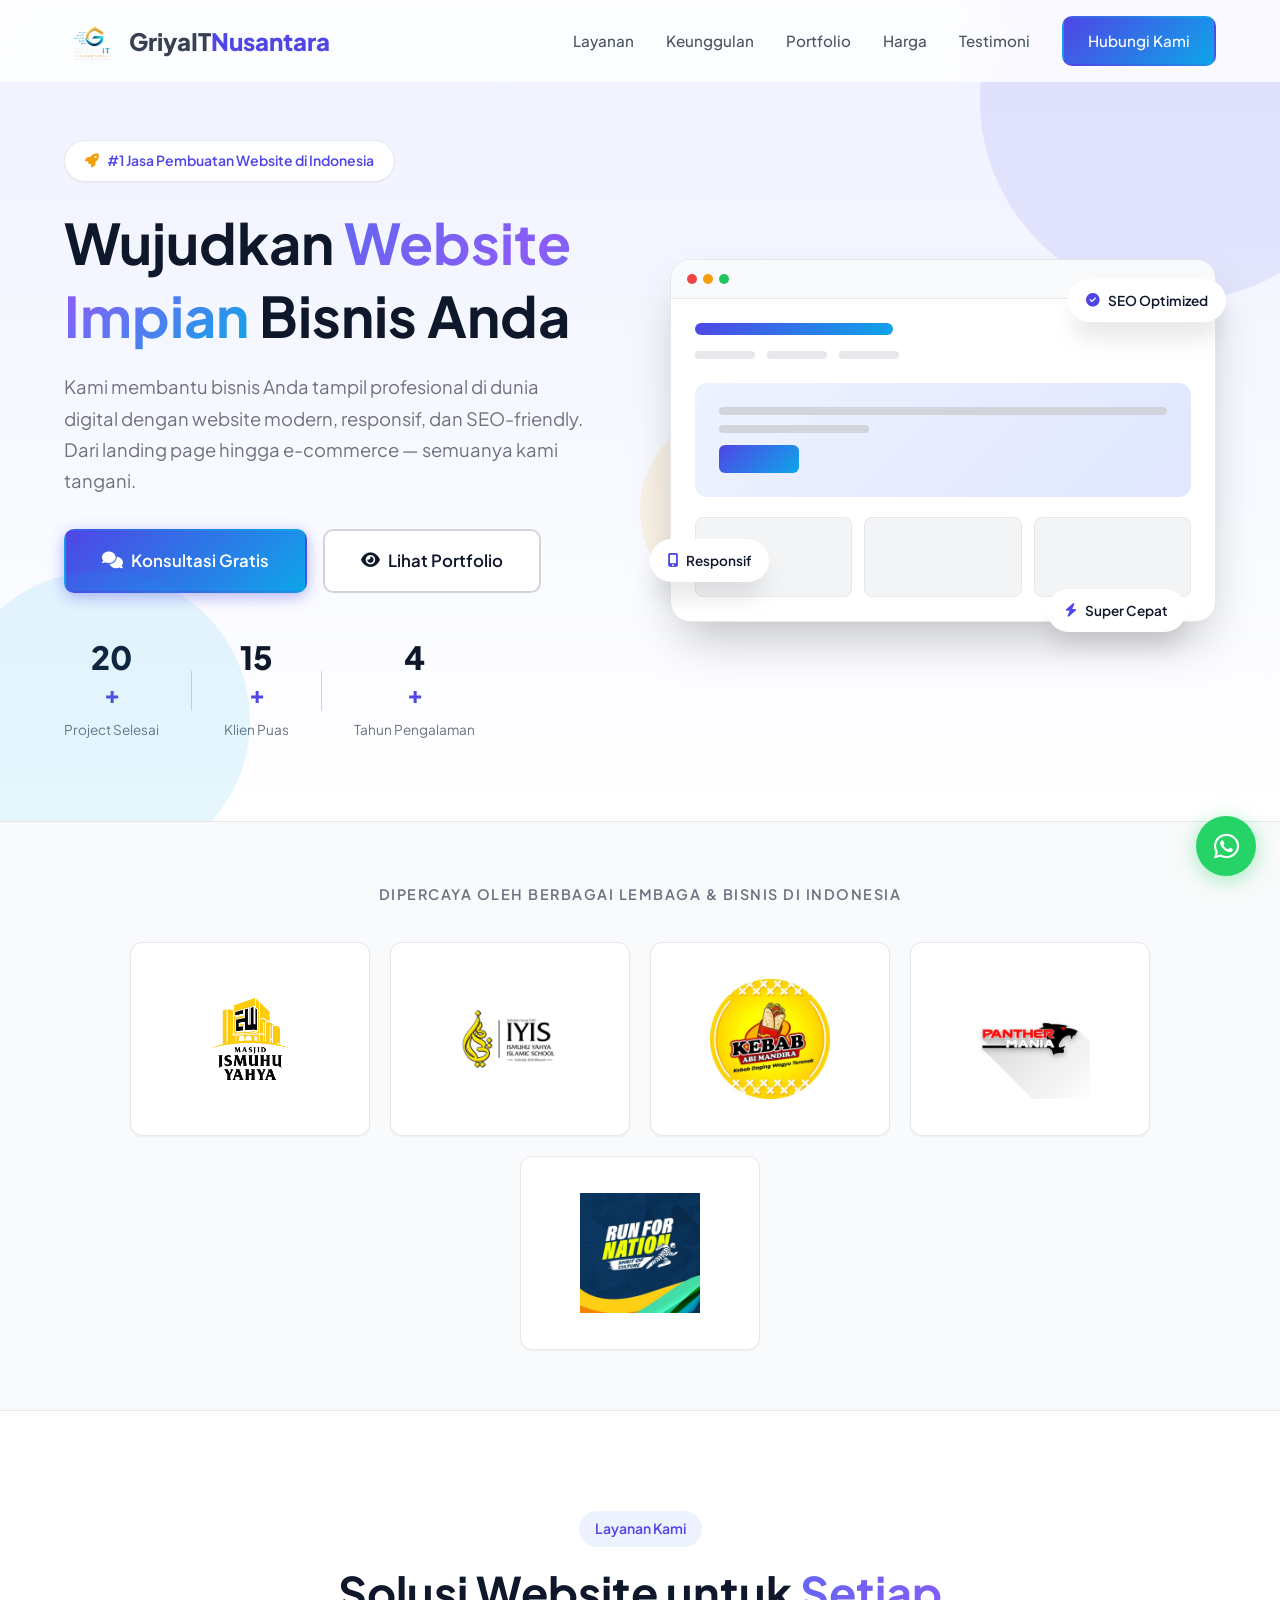
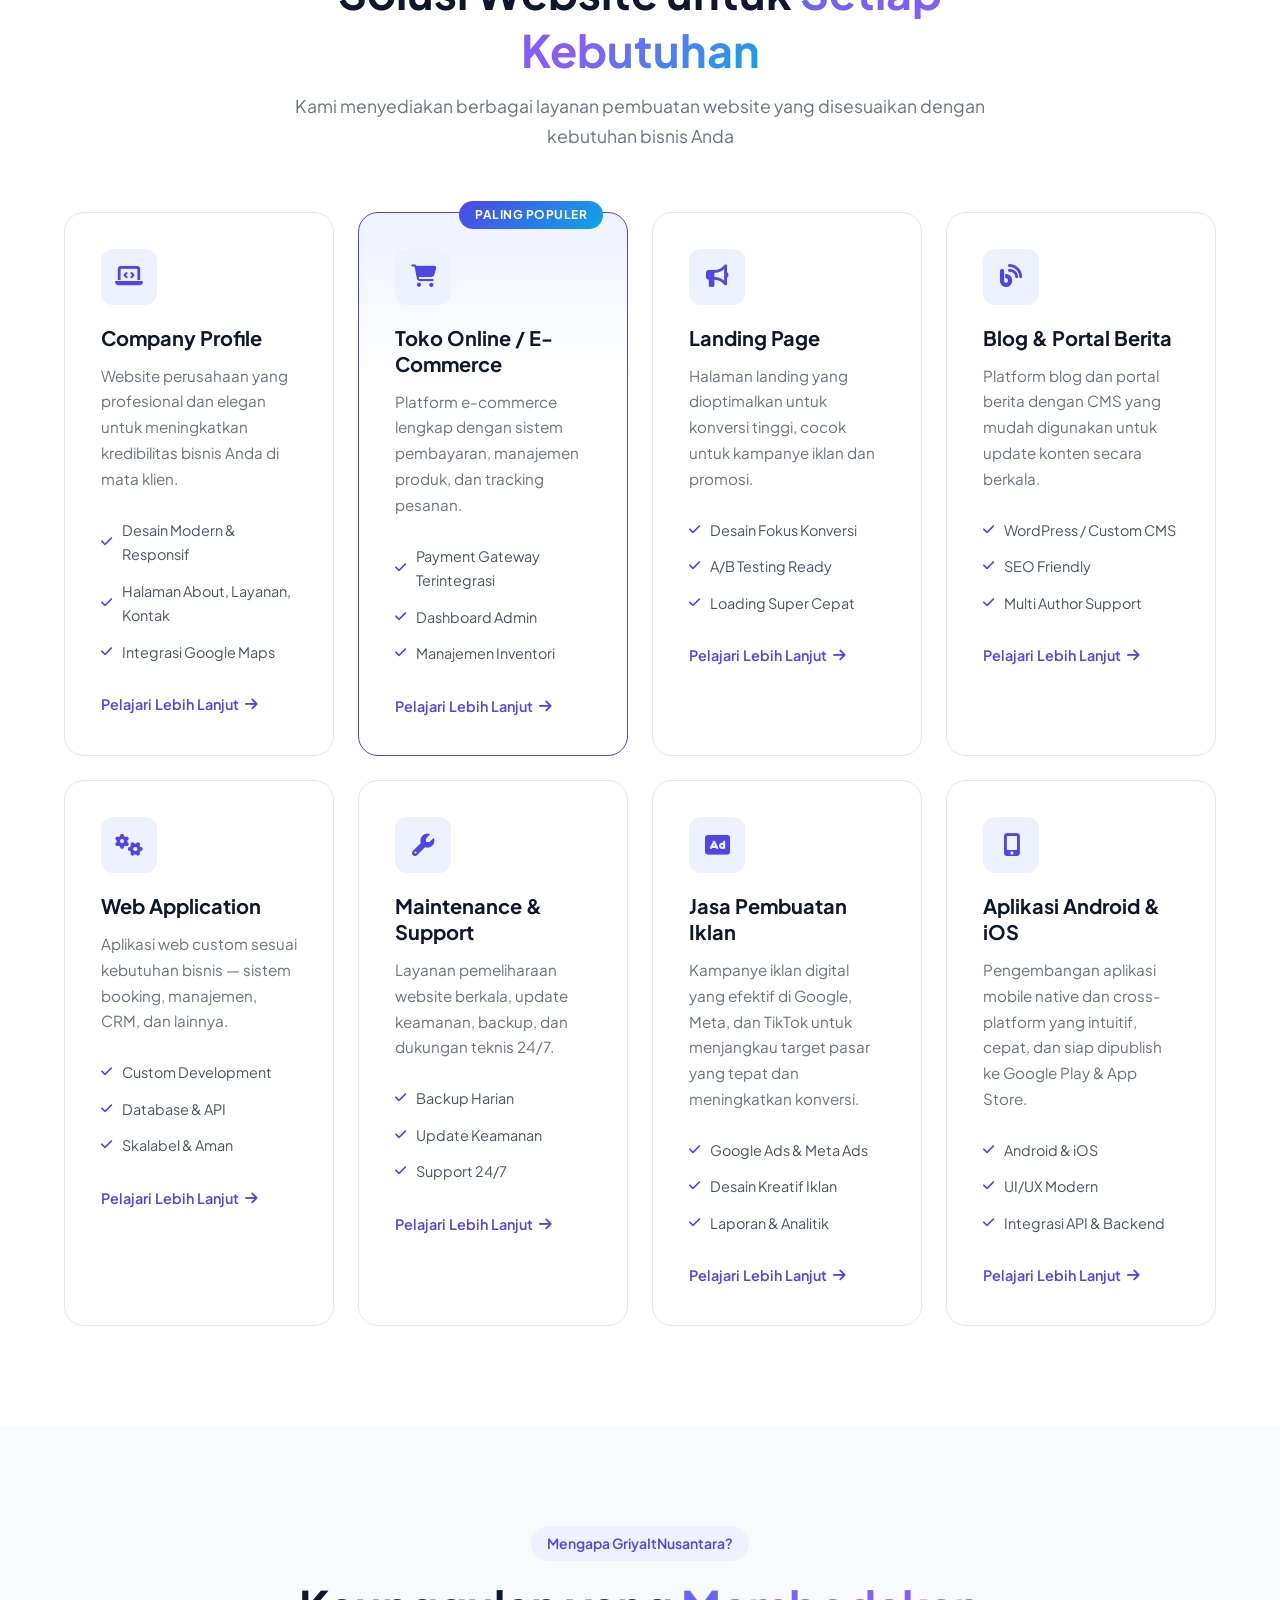
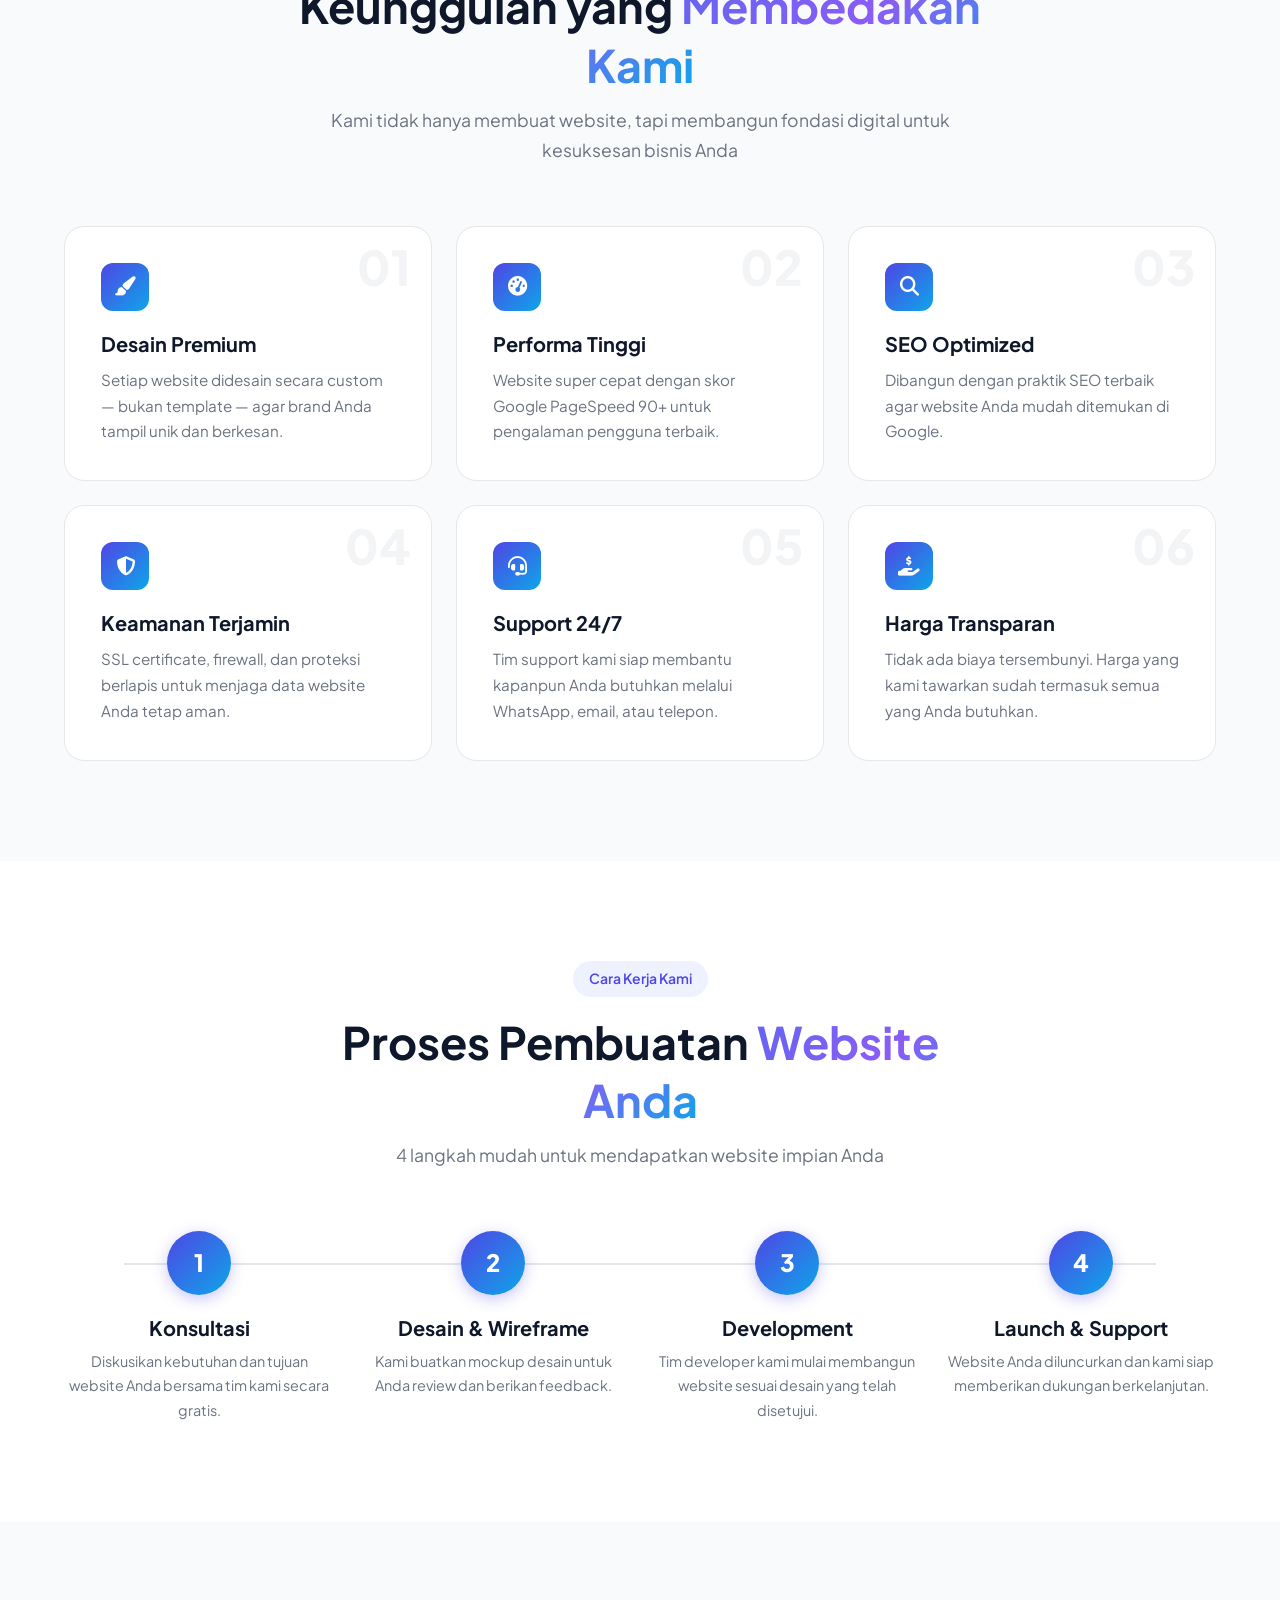
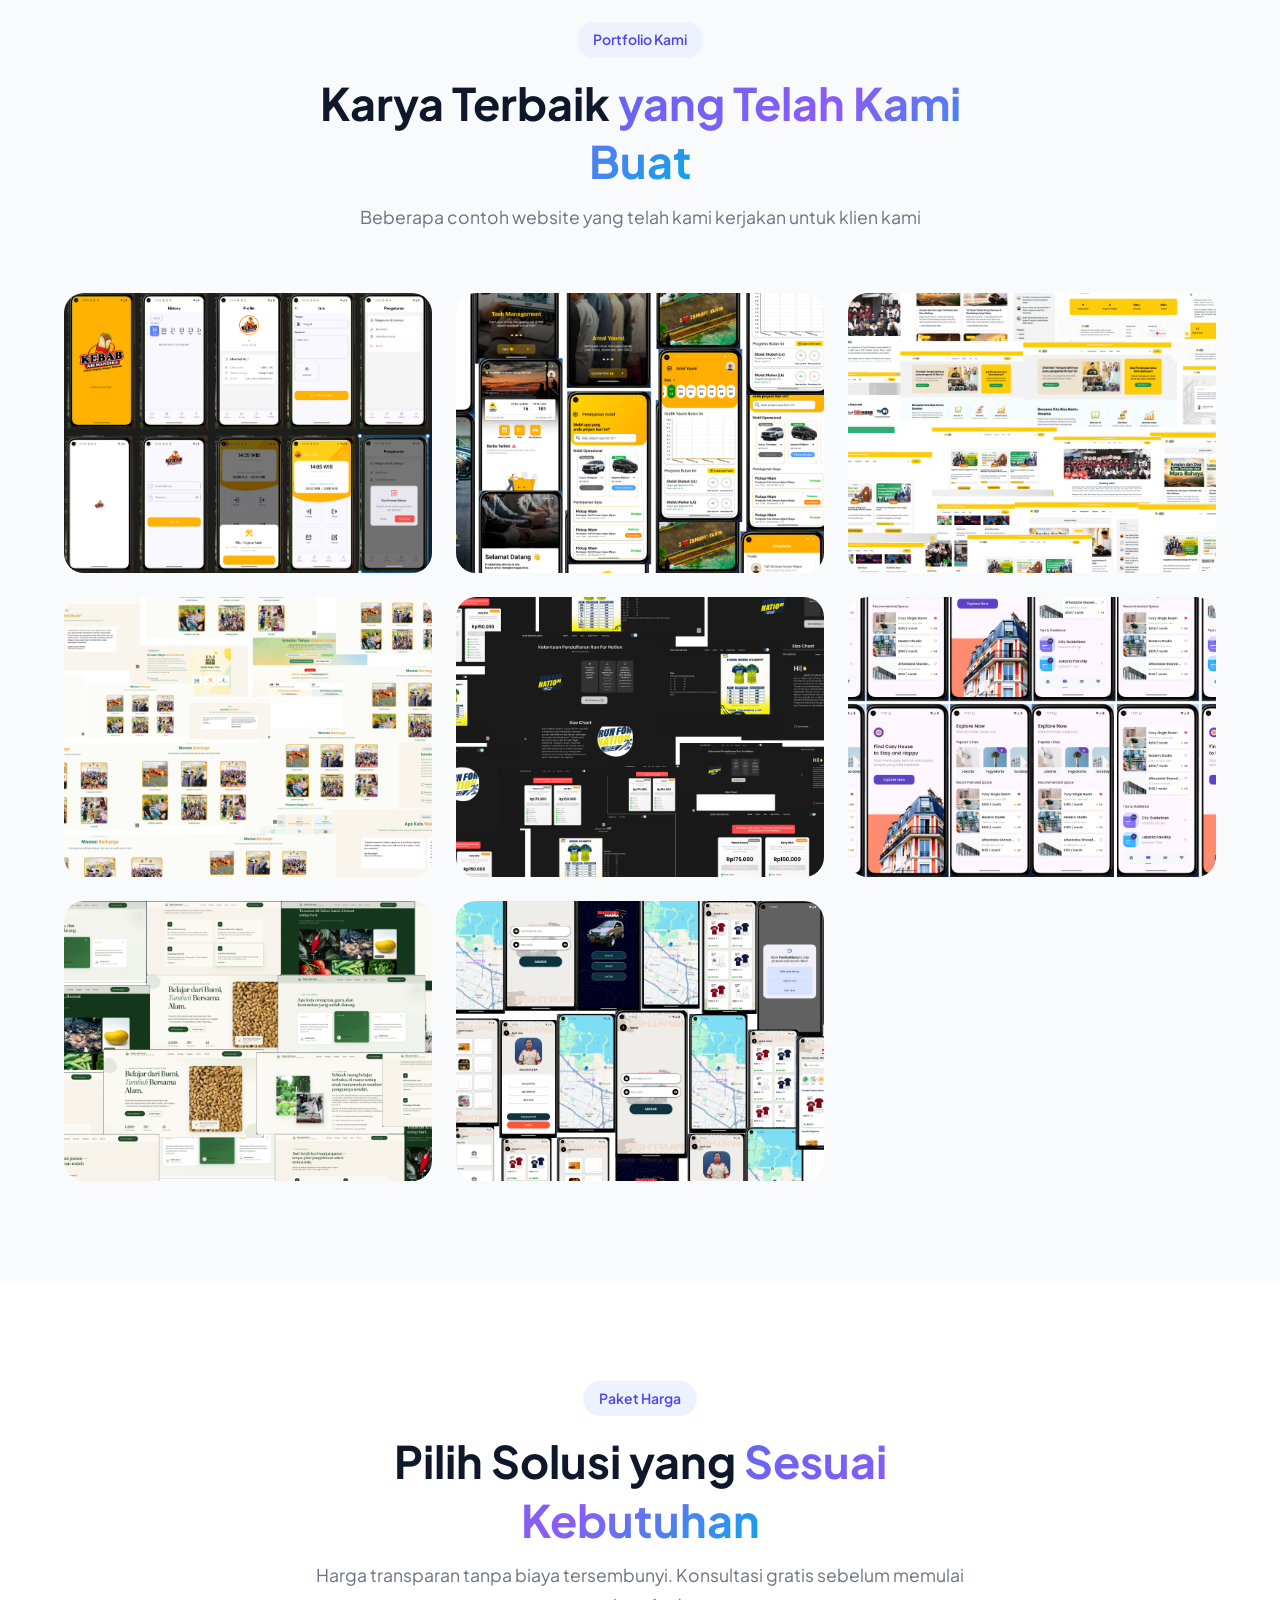
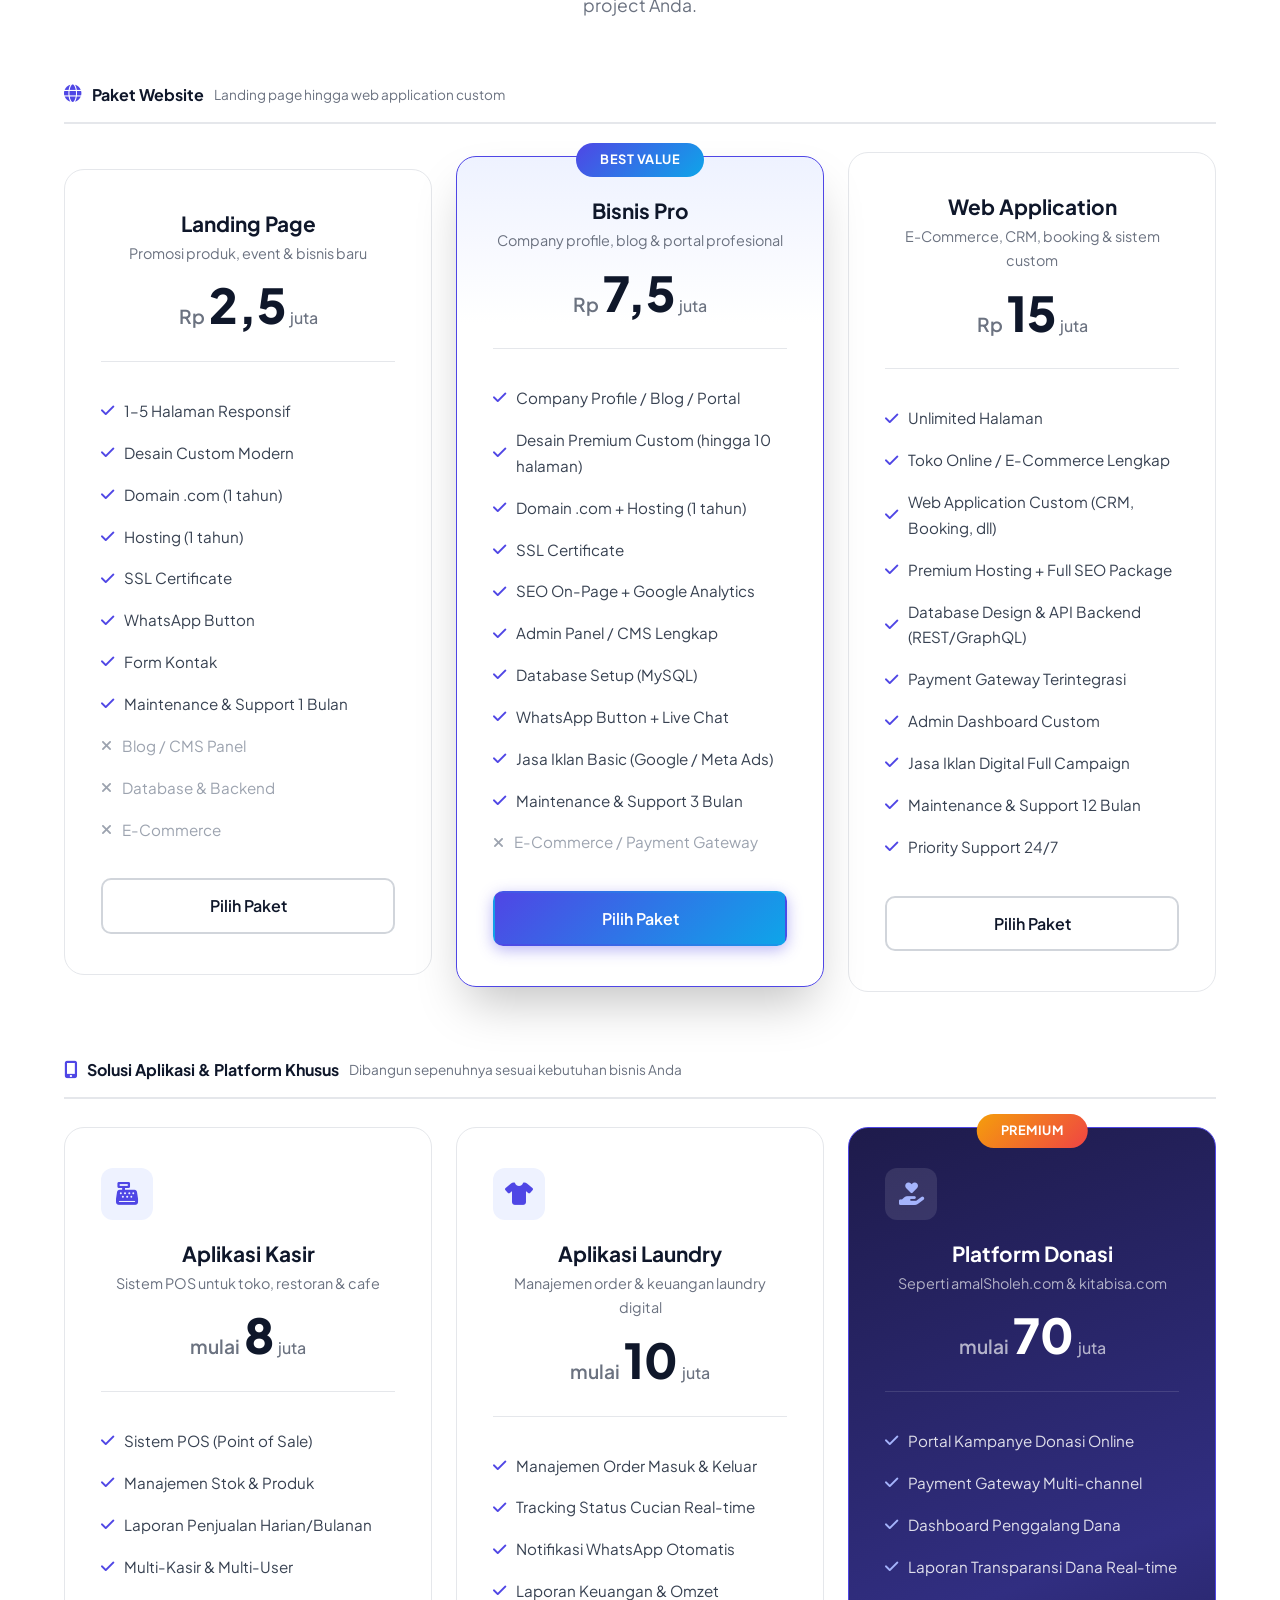
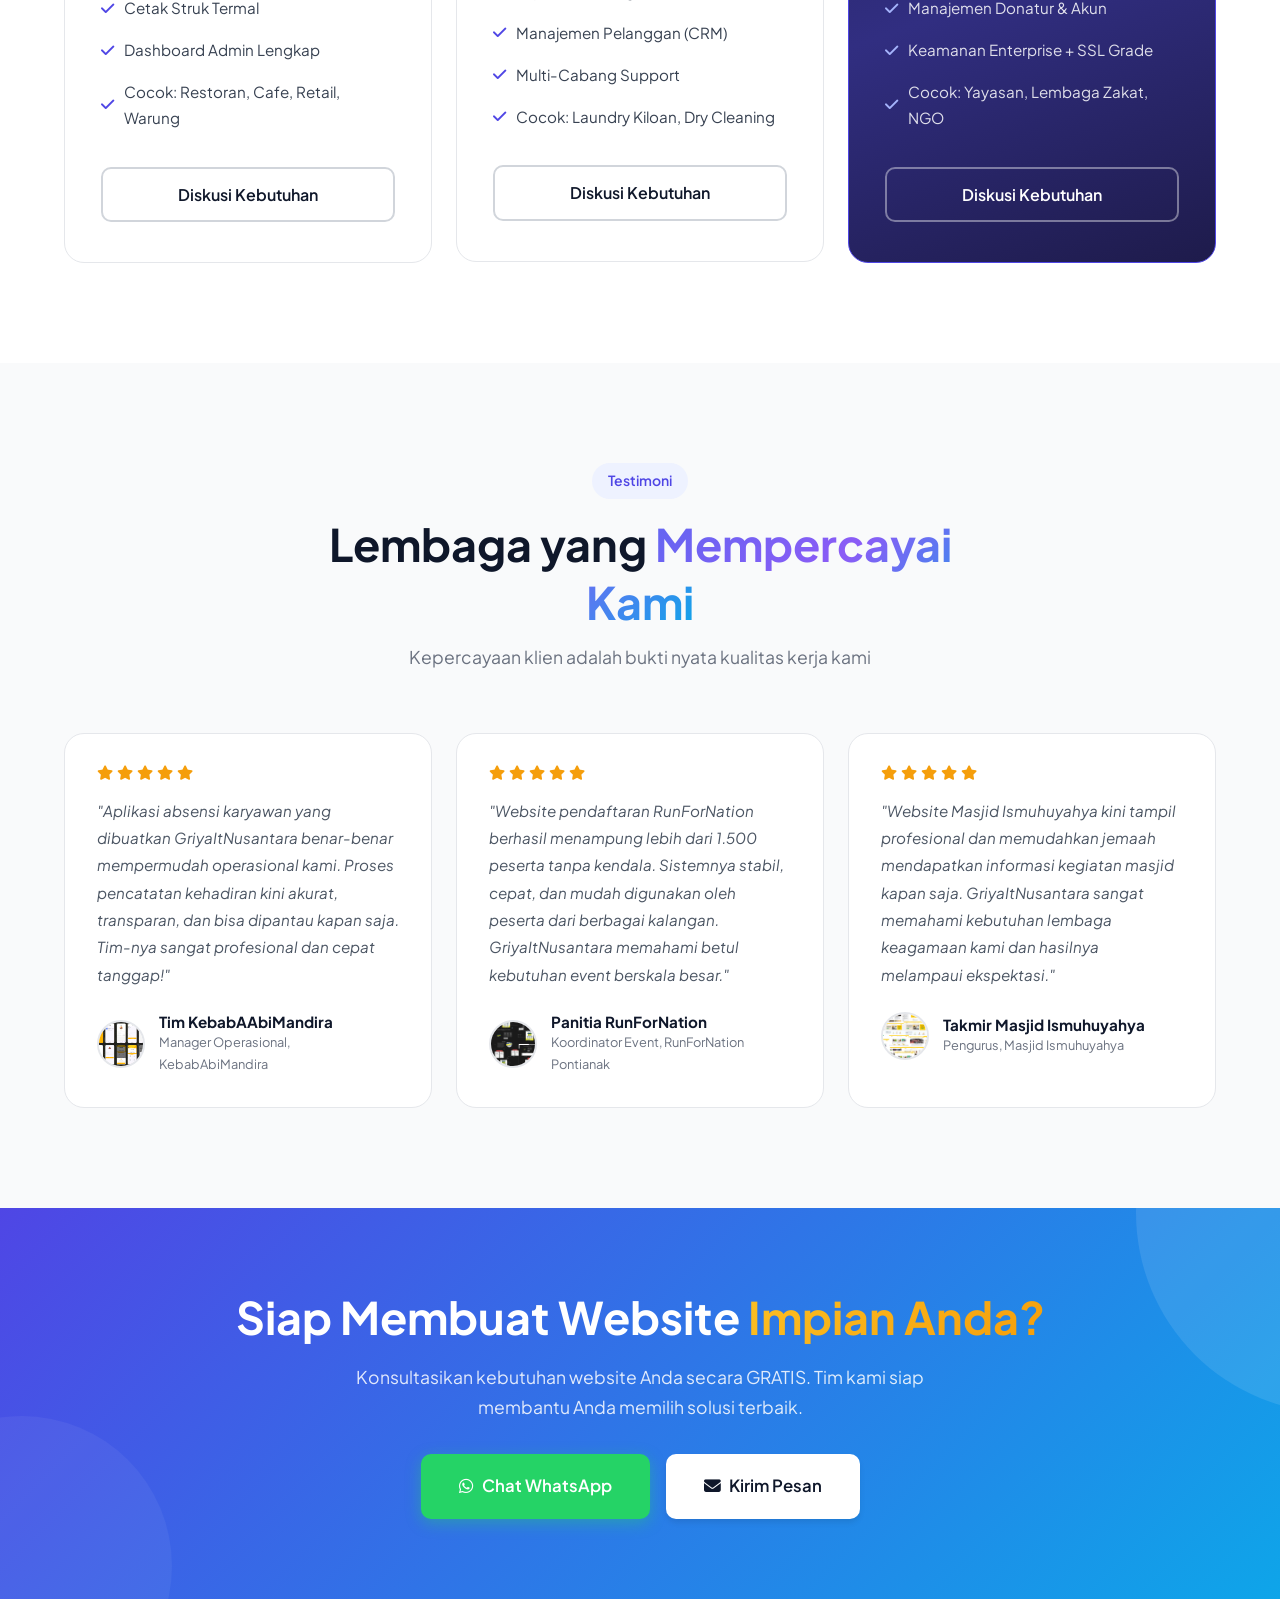
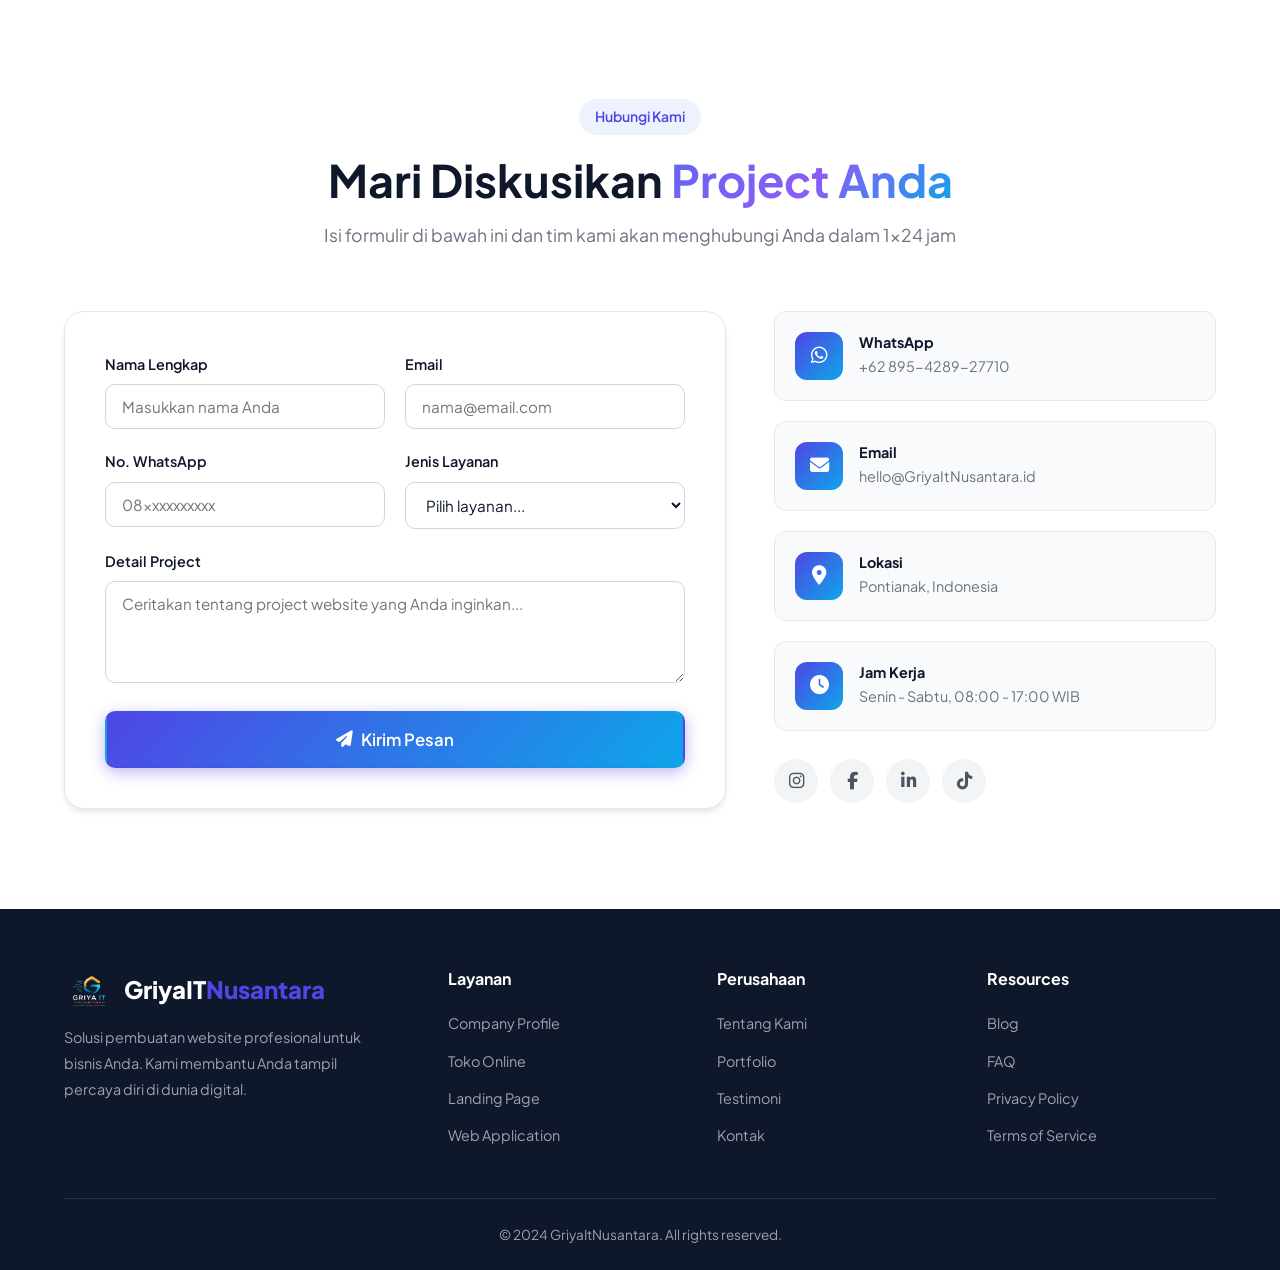
<file: index.html>
<!doctype html>
<html lang="id">
  <head>
    <meta charset="UTF-8" />
    <meta name="viewport" content="width=device-width, initial-scale=1.0" />
    <title>GriyaItNusantara - Jasa Pembuatan Website Profesional</title>
    <meta
      name="description"
      content="GriyaIT Nusantara - Jasa pembuatan website profesional, aplikasi mobile, dan sistem informasi untuk bisnis Anda. Desain modern, responsif, dan SEO-friendly."
    />

    <!-- Open Graph (Facebook, WhatsApp, LinkedIn, dll) -->
    <meta property="og:type" content="website" />
    <meta property="og:site_name" content="GriyaIT Nusantara" />
    <meta
      property="og:title"
      content="GriyaIT Nusantara — Jasa Pembuatan Website & Aplikasi Profesional"
    />
    <meta
      property="og:description"
      content="Kami membangun website & aplikasi mobile yang modern, responsif, dan berdampak nyata untuk bisnis Anda. 20+ proyek selesai, 4+ tahun pengalaman."
    />
    <meta
      property="og:image"
      content="https://griyaitnusantara.com/assets/icons/LOGOGRIYAITNUSANTARANEW.png"
    />
    <meta property="og:image:width" content="1200" />
    <meta property="og:image:height" content="630" />
    <meta property="og:url" content="https://griyaitnusantara.com" />
    <meta property="og:locale" content="id_ID" />

    <!-- Twitter / X Card -->
    <meta name="twitter:card" content="summary_large_image" />
    <meta
      name="twitter:title"
      content="GriyaIT Nusantara — Jasa Pembuatan Website & Aplikasi Profesional"
    />
    <meta
      name="twitter:description"
      content="Kami membangun website & aplikasi mobile yang modern, responsif, dan berdampak nyata untuk bisnis Anda."
    />
    <meta
      name="twitter:image"
      content="https://griyaitnusantara.com/assets/icons/LOGOGRIYAITNUSANTARANEW.png"
    />

    <link rel="preconnect" href="https://fonts.googleapis.com" />
    <link rel="preconnect" href="https://fonts.gstatic.com" crossorigin />
    <link
      href="https://fonts.googleapis.com/css2?family=Plus+Jakarta+Sans:wght@400;500;600;700;800&display=swap"
      rel="stylesheet"
    />
    <link
      rel="stylesheet"
      href="https://cdnjs.cloudflare.com/ajax/libs/font-awesome/6.5.1/css/all.min.css"
    />
    <link
      rel="icon"
      type="image/png"
      href="assets/icons/LOGOGRIYAITNUSANTARANEW.png"
    />
    <link
      rel="apple-touch-icon"
      href="assets/icons/LOGOGRIYAITNUSANTARANEW.png"
    />
    <link rel="stylesheet" href="style.css" />
  </head>
  <body>
    <!-- Navbar -->
    <nav class="navbar" id="navbar">
      <div class="container">
        <a href="#" class="logo">
          <img
            src="assets/icons/LOGOGRIYAITNUSANTARANEW.png"
            alt="GriyaIT Nusantara"
            class="logo-img"
          />
          <span class="logo-text"
            >GriyaIT<span class="highlight">Nusantara</span></span
          >
        </a>
        <ul class="nav-links" id="navLinks">
          <li><a href="#layanan">Layanan</a></li>
          <li><a href="#keunggulan">Keunggulan</a></li>
          <li><a href="#portfolio">Portfolio</a></li>
          <li><a href="#harga">Harga</a></li>
          <li><a href="#testimoni">Testimoni</a></li>
          <li><a href="#kontak" class="btn btn-nav">Hubungi Kami</a></li>
        </ul>
        <button class="hamburger" id="hamburger" aria-label="Menu">
          <span></span><span></span><span></span>
        </button>
      </div>
    </nav>

    <!-- Hero Section -->
    <section class="hero" id="hero">
      <div class="hero-bg-shapes">
        <div class="shape shape-1"></div>
        <div class="shape shape-2"></div>
        <div class="shape shape-3"></div>
      </div>
      <div class="container hero-container">
        <div class="hero-content">
          <div class="hero-badge">
            <i class="fas fa-rocket"></i> #1 Jasa Pembuatan Website di Indonesia
          </div>
          <h1>
            Wujudkan <span class="gradient-text">Website Impian</span> Bisnis
            Anda
          </h1>
          <p class="hero-desc">
            Kami membantu bisnis Anda tampil profesional di dunia digital dengan
            website modern, responsif, dan SEO-friendly. Dari landing page
            hingga e-commerce — semuanya kami tangani.
          </p>
          <div class="hero-cta">
            <a href="#kontak" class="btn btn-primary btn-lg">
              <i class="fas fa-comments"></i> Konsultasi Gratis
            </a>
            <a href="#portfolio" class="btn btn-outline btn-lg">
              <i class="fas fa-eye"></i> Lihat Portfolio
            </a>
          </div>
          <div class="hero-stats">
            <div class="stat">
              <span class="stat-number" data-target="20">0</span
              ><span class="stat-plus">+</span>
              <span class="stat-label">Project Selesai</span>
            </div>
            <div class="stat-divider"></div>
            <div class="stat">
              <span class="stat-number" data-target="15">0</span
              ><span class="stat-plus">+</span>
              <span class="stat-label">Klien Puas</span>
            </div>
            <div class="stat-divider"></div>
            <div class="stat">
              <span class="stat-number" data-target="4">0</span
              ><span class="stat-plus">+</span>
              <span class="stat-label">Tahun Pengalaman</span>
            </div>
          </div>
        </div>
        <div class="hero-image">
          <div class="hero-mockup">
            <div class="mockup-browser">
              <div class="browser-dots">
                <span></span><span></span><span></span>
              </div>
              <div class="browser-content">
                <div class="mockup-header"></div>
                <div class="mockup-nav">
                  <div class="mockup-line short"></div>
                  <div class="mockup-line short"></div>
                  <div class="mockup-line short"></div>
                </div>
                <div class="mockup-hero-block">
                  <div class="mockup-line long"></div>
                  <div class="mockup-line medium"></div>
                  <div class="mockup-btn"></div>
                </div>
                <div class="mockup-grid">
                  <div class="mockup-card"></div>
                  <div class="mockup-card"></div>
                  <div class="mockup-card"></div>
                </div>
              </div>
            </div>
            <div class="floating-badge badge-1">
              <i class="fas fa-check-circle"></i> SEO Optimized
            </div>
            <div class="floating-badge badge-2">
              <i class="fas fa-mobile-alt"></i> Responsif
            </div>
            <div class="floating-badge badge-3">
              <i class="fas fa-bolt"></i> Super Cepat
            </div>
          </div>
        </div>
      </div>
    </section>

    <!-- Trusted By / Clients Logo -->
    <section class="trusted">
      <div class="container">
        <p class="trusted-text">
          Dipercaya oleh berbagai lembaga &amp; bisnis di Indonesia
        </p>
        <div class="trusted-logos">
          <div class="logo-item">
            <img
              src="assets/images/colaboration/masjidismuhuyahya.png"
              alt="Masjid Ismuhuyahya"
            />
          </div>
          <div class="logo-item">
            <img
              src="assets/images/colaboration/iyis.jpg"
              alt="IYiS — Ismuhu Yahya Islamic School"
            />
          </div>
          <div class="logo-item">
            <img
              src="assets/images/portofolio/logokebababimandira.jpg"
              alt="KebabaBiMandira"
            />
          </div>
          <div class="logo-item">
            <img
              src="assets/images/portofolio/logoPantherMania.jpeg"
              alt="PantherMania"
            />
          </div>
          <div class="logo-item">
            <img
              src="assets/images/portofolio/logorunfurnation.jpg"
              alt="RunForNation"
            />
          </div>
        </div>
      </div>
    </section>

    <!-- Layanan Section -->
    <section class="layanan" id="layanan">
      <div class="container">
        <div class="section-header">
          <span class="section-badge">Layanan Kami</span>
          <h2>
            Solusi Website untuk
            <span class="gradient-text">Setiap Kebutuhan</span>
          </h2>
          <p>
            Kami menyediakan berbagai layanan pembuatan website yang disesuaikan
            dengan kebutuhan bisnis Anda
          </p>
        </div>
        <div class="services-grid">
          <div class="service-card">
            <div class="service-icon">
              <i class="fas fa-laptop-code"></i>
            </div>
            <h3>Company Profile</h3>
            <p>
              Website perusahaan yang profesional dan elegan untuk meningkatkan
              kredibilitas bisnis Anda di mata klien.
            </p>
            <ul class="service-features">
              <li><i class="fas fa-check"></i> Desain Modern & Responsif</li>
              <li>
                <i class="fas fa-check"></i> Halaman About, Layanan, Kontak
              </li>
              <li><i class="fas fa-check"></i> Integrasi Google Maps</li>
            </ul>
            <a href="#kontak" class="service-link"
              >Pelajari Lebih Lanjut <i class="fas fa-arrow-right"></i
            ></a>
          </div>
          <div class="service-card featured">
            <div class="featured-badge">Paling Populer</div>
            <div class="service-icon">
              <i class="fas fa-shopping-cart"></i>
            </div>
            <h3>Toko Online / E-Commerce</h3>
            <p>
              Platform e-commerce lengkap dengan sistem pembayaran, manajemen
              produk, dan tracking pesanan.
            </p>
            <ul class="service-features">
              <li><i class="fas fa-check"></i> Payment Gateway Terintegrasi</li>
              <li><i class="fas fa-check"></i> Dashboard Admin</li>
              <li><i class="fas fa-check"></i> Manajemen Inventori</li>
            </ul>
            <a href="#kontak" class="service-link"
              >Pelajari Lebih Lanjut <i class="fas fa-arrow-right"></i
            ></a>
          </div>
          <div class="service-card">
            <div class="service-icon">
              <i class="fas fa-bullhorn"></i>
            </div>
            <h3>Landing Page</h3>
            <p>
              Halaman landing yang dioptimalkan untuk konversi tinggi, cocok
              untuk kampanye iklan dan promosi.
            </p>
            <ul class="service-features">
              <li><i class="fas fa-check"></i> Desain Fokus Konversi</li>
              <li><i class="fas fa-check"></i> A/B Testing Ready</li>
              <li><i class="fas fa-check"></i> Loading Super Cepat</li>
            </ul>
            <a href="#kontak" class="service-link"
              >Pelajari Lebih Lanjut <i class="fas fa-arrow-right"></i
            ></a>
          </div>
          <div class="service-card">
            <div class="service-icon">
              <i class="fas fa-blog"></i>
            </div>
            <h3>Blog & Portal Berita</h3>
            <p>
              Platform blog dan portal berita dengan CMS yang mudah digunakan
              untuk update konten secara berkala.
            </p>
            <ul class="service-features">
              <li><i class="fas fa-check"></i> WordPress / Custom CMS</li>
              <li><i class="fas fa-check"></i> SEO Friendly</li>
              <li><i class="fas fa-check"></i> Multi Author Support</li>
            </ul>
            <a href="#kontak" class="service-link"
              >Pelajari Lebih Lanjut <i class="fas fa-arrow-right"></i
            ></a>
          </div>
          <div class="service-card">
            <div class="service-icon">
              <i class="fas fa-cogs"></i>
            </div>
            <h3>Web Application</h3>
            <p>
              Aplikasi web custom sesuai kebutuhan bisnis — sistem booking,
              manajemen, CRM, dan lainnya.
            </p>
            <ul class="service-features">
              <li><i class="fas fa-check"></i> Custom Development</li>
              <li><i class="fas fa-check"></i> Database & API</li>
              <li><i class="fas fa-check"></i> Skalabel & Aman</li>
            </ul>
            <a href="#kontak" class="service-link"
              >Pelajari Lebih Lanjut <i class="fas fa-arrow-right"></i
            ></a>
          </div>
          <div class="service-card">
            <div class="service-icon">
              <i class="fas fa-wrench"></i>
            </div>
            <h3>Maintenance & Support</h3>
            <p>
              Layanan pemeliharaan website berkala, update keamanan, backup, dan
              dukungan teknis 24/7.
            </p>
            <ul class="service-features">
              <li><i class="fas fa-check"></i> Backup Harian</li>
              <li><i class="fas fa-check"></i> Update Keamanan</li>
              <li><i class="fas fa-check"></i> Support 24/7</li>
            </ul>
            <a href="#kontak" class="service-link"
              >Pelajari Lebih Lanjut <i class="fas fa-arrow-right"></i
            ></a>
          </div>
          <div class="service-card">
            <div class="service-icon">
              <i class="fas fa-ad"></i>
            </div>
            <h3>Jasa Pembuatan Iklan</h3>
            <p>
              Kampanye iklan digital yang efektif di Google, Meta, dan TikTok
              untuk menjangkau target pasar yang tepat dan meningkatkan
              konversi.
            </p>
            <ul class="service-features">
              <li><i class="fas fa-check"></i> Google Ads & Meta Ads</li>
              <li><i class="fas fa-check"></i> Desain Kreatif Iklan</li>
              <li><i class="fas fa-check"></i> Laporan & Analitik</li>
            </ul>
            <a href="#kontak" class="service-link"
              >Pelajari Lebih Lanjut <i class="fas fa-arrow-right"></i
            ></a>
          </div>
          <div class="service-card">
            <div class="service-icon">
              <i class="fas fa-mobile-alt"></i>
            </div>
            <h3>Aplikasi Android & iOS</h3>
            <p>
              Pengembangan aplikasi mobile native dan cross-platform yang
              intuitif, cepat, dan siap dipublish ke Google Play & App Store.
            </p>
            <ul class="service-features">
              <li><i class="fas fa-check"></i> Android & iOS</li>
              <li><i class="fas fa-check"></i> UI/UX Modern</li>
              <li><i class="fas fa-check"></i> Integrasi API & Backend</li>
            </ul>
            <a href="#kontak" class="service-link"
              >Pelajari Lebih Lanjut <i class="fas fa-arrow-right"></i
            ></a>
          </div>
        </div>
      </div>
    </section>

    <!-- Keunggulan Section -->
    <section class="keunggulan" id="keunggulan">
      <div class="container">
        <div class="section-header">
          <span class="section-badge">Mengapa GriyaItNusantara?</span>
          <h2>
            Keunggulan yang <span class="gradient-text">Membedakan Kami</span>
          </h2>
          <p>
            Kami tidak hanya membuat website, tapi membangun fondasi digital
            untuk kesuksesan bisnis Anda
          </p>
        </div>
        <div class="advantages-grid">
          <div class="advantage-card">
            <div class="advantage-number">01</div>
            <div class="advantage-icon"><i class="fas fa-paint-brush"></i></div>
            <h3>Desain Premium</h3>
            <p>
              Setiap website didesain secara custom — bukan template — agar
              brand Anda tampil unik dan berkesan.
            </p>
          </div>
          <div class="advantage-card">
            <div class="advantage-number">02</div>
            <div class="advantage-icon">
              <i class="fas fa-tachometer-alt"></i>
            </div>
            <h3>Performa Tinggi</h3>
            <p>
              Website super cepat dengan skor Google PageSpeed 90+ untuk
              pengalaman pengguna terbaik.
            </p>
          </div>
          <div class="advantage-card">
            <div class="advantage-number">03</div>
            <div class="advantage-icon"><i class="fas fa-search"></i></div>
            <h3>SEO Optimized</h3>
            <p>
              Dibangun dengan praktik SEO terbaik agar website Anda mudah
              ditemukan di Google.
            </p>
          </div>
          <div class="advantage-card">
            <div class="advantage-number">04</div>
            <div class="advantage-icon"><i class="fas fa-shield-alt"></i></div>
            <h3>Keamanan Terjamin</h3>
            <p>
              SSL certificate, firewall, dan proteksi berlapis untuk menjaga
              data website Anda tetap aman.
            </p>
          </div>
          <div class="advantage-card">
            <div class="advantage-number">05</div>
            <div class="advantage-icon"><i class="fas fa-headset"></i></div>
            <h3>Support 24/7</h3>
            <p>
              Tim support kami siap membantu kapanpun Anda butuhkan melalui
              WhatsApp, email, atau telepon.
            </p>
          </div>
          <div class="advantage-card">
            <div class="advantage-number">06</div>
            <div class="advantage-icon">
              <i class="fas fa-hand-holding-usd"></i>
            </div>
            <h3>Harga Transparan</h3>
            <p>
              Tidak ada biaya tersembunyi. Harga yang kami tawarkan sudah
              termasuk semua yang Anda butuhkan.
            </p>
          </div>
        </div>
      </div>
    </section>

    <!-- Proses Kerja Section -->
    <section class="proses">
      <div class="container">
        <div class="section-header">
          <span class="section-badge">Cara Kerja Kami</span>
          <h2>
            Proses Pembuatan <span class="gradient-text">Website Anda</span>
          </h2>
          <p>4 langkah mudah untuk mendapatkan website impian Anda</p>
        </div>
        <div class="process-timeline">
          <div class="process-step">
            <div class="step-number">1</div>
            <div class="step-content">
              <h3>Konsultasi</h3>
              <p>
                Diskusikan kebutuhan dan tujuan website Anda bersama tim kami
                secara gratis.
              </p>
            </div>
          </div>
          <div class="process-step">
            <div class="step-number">2</div>
            <div class="step-content">
              <h3>Desain & Wireframe</h3>
              <p>
                Kami buatkan mockup desain untuk Anda review dan berikan
                feedback.
              </p>
            </div>
          </div>
          <div class="process-step">
            <div class="step-number">3</div>
            <div class="step-content">
              <h3>Development</h3>
              <p>
                Tim developer kami mulai membangun website sesuai desain yang
                telah disetujui.
              </p>
            </div>
          </div>
          <div class="process-step">
            <div class="step-number">4</div>
            <div class="step-content">
              <h3>Launch & Support</h3>
              <p>
                Website Anda diluncurkan dan kami siap memberikan dukungan
                berkelanjutan.
              </p>
            </div>
          </div>
        </div>
      </div>
    </section>

    <!-- Portfolio Section -->
    <section class="portfolio" id="portfolio">
      <div class="container">
        <div class="section-header">
          <span class="section-badge">Portfolio Kami</span>
          <h2>
            Karya Terbaik
            <span class="gradient-text">yang Telah Kami Buat</span>
          </h2>
          <p>
            Beberapa contoh website yang telah kami kerjakan untuk klien kami
          </p>
        </div>
        <div class="portfolio-grid">
          <div class="portfolio-item">
            <div class="portfolio-image">
              <img
                src="assets/images/portofolio/abimandiran_portofolio.png"
                alt="Aplikasi Absensi KebabaBiMandira"
                class="portfolio-img"
                loading="lazy"
              />
              <div class="portfolio-overlay">
                <span class="portfolio-category">Mobile App Android</span>
                <h3>Absensi KebabaBiMandira</h3>
                <p>Aplikasi absensi karyawan berbasis Flutter</p>
                <a
                  href="portfolio/abimandira.html"
                  class="portfolio-detail-btn"
                >
                  <i class="fas fa-eye"></i> Lihat Detail
                </a>
              </div>
            </div>
          </div>
          <div class="portfolio-item">
            <div class="portfolio-image">
              <img
                src="assets/images/portofolio/LOGOBGSIMPONDOK.png"
                alt="Simpondok — Sistem Manajemen Pondok"
                class="portfolio-img"
                loading="lazy"
              />
              <div class="portfolio-overlay">
                <span class="portfolio-category">Mobile App Android</span>
                <h3>Simpondok</h3>
                <p>Sistem manajemen pondok pesantren berbasis Flutter</p>
                <a href="portfolio/simpondok.html" class="portfolio-detail-btn">
                  <i class="fas fa-eye"></i> Lihat Detail
                </a>
              </div>
            </div>
          </div>
          <div class="portfolio-item">
            <div class="portfolio-image">
              <img
                src="assets/images/portofolio/logoBGMasjidIsmuhuYahya.png"
                alt="Website Masjid Ismuhuyahya"
                class="portfolio-img"
                loading="lazy"
              />
              <div class="portfolio-overlay">
                <span class="portfolio-category">Company Profile</span>
                <h3>Masjid Ismuhuyahya</h3>
                <p>Website profil dan informasi masjid berbasis Laravel</p>
                <a
                  href="portfolio/masjidIsmuhuyahya.html"
                  class="portfolio-detail-btn"
                >
                  <i class="fas fa-eye"></i> Lihat Detail
                </a>
              </div>
            </div>
          </div>
          <div class="portfolio-item">
            <div class="portfolio-image">
              <img
                src="assets/images/portofolio/LOGOBGIYIS.png"
                alt="IYiS"
                class="portfolio-img"
                loading="lazy"
              />
              <div class="portfolio-overlay">
                <span class="portfolio-category">Mobile App Android</span>
                <h3>IYiS</h3>
                <p>Aplikasi manajemen yayasan berbasis Flutter</p>
                <a href="portfolio/iyis.html" class="portfolio-detail-btn">
                  <i class="fas fa-eye"></i> Lihat Detail
                </a>
              </div>
            </div>
          </div>
          <div class="portfolio-item">
            <div class="portfolio-image">
              <img
                src="assets/images/portofolio/LOGOBGRUNFORNATION.png"
                alt="RunForNation — Website Event Lari Pontianak"
                class="portfolio-img"
                loading="lazy"
              />
              <div class="portfolio-overlay">
                <span class="portfolio-category">Event Registration</span>
                <h3>RunForNation</h3>
                <p>Website pendaftaran event lari Pontianak — 1.500 peserta</p>
                <a
                  href="portfolio/runfornation.html"
                  class="portfolio-detail-btn"
                >
                  <i class="fas fa-eye"></i> Lihat Detail
                </a>
              </div>
            </div>
          </div>
          <div class="portfolio-item">
            <div class="portfolio-image">
              <img
                src="assets/images/portofolio/LOGOBGFINDHOUSE.png"
                alt="FindHouse — Aplikasi Pencarian Penyewaan Hotel"
                class="portfolio-img"
                loading="lazy"
              />
              <div class="portfolio-overlay">
                <span class="portfolio-category">Mobile App Android</span>
                <h3>FindHouse</h3>
                <p>Aplikasi pencarian & penyewaan hotel berbasis Flutter</p>
                <a href="portfolio/findhouse.html" class="portfolio-detail-btn">
                  <i class="fas fa-eye"></i> Lihat Detail
                </a>
              </div>
            </div>
          </div>
          <div class="portfolio-item">
            <div class="portfolio-image">
              <img
                src="assets/images/portofolio/LOGOBGYAHYAEDUFARM.png"
                alt="Yahya EduFarm — Website Agrowisata Pertanian"
                class="portfolio-img"
                loading="lazy"
              />
              <div class="portfolio-overlay">
                <span class="portfolio-category">Branding & Marketing</span>
                <h3>Yahya EduFarm</h3>
                <p>Website branding agrowisata pertanian Masjid Ismuhuyahya</p>
                <a
                  href="portfolio/yahyaedufarm.html"
                  class="portfolio-detail-btn"
                >
                  <i class="fas fa-eye"></i> Lihat Detail
                </a>
              </div>
            </div>
          </div>
          <div class="portfolio-item">
            <div class="portfolio-image">
              <img
                src="assets/images/portofolio/LOGOBGPANTHERMANIA.png"
                alt="Panthermania — Website Agrowisata Pertanian"
                class="portfolio-img"
                loading="lazy"
              />
              <div class="portfolio-overlay">
                <span class="portfolio-category">Mobile App Android</span>
                <h3>Panthermania</h3>
                <p>
                  Applikasi penjualan produk & komunitas acara kopdar mobil
                  panther mania
                </p>
                <a
                  href="portfolio/panthermania.html"
                  class="portfolio-detail-btn"
                >
                  <i class="fas fa-eye"></i> Lihat Detail
                </a>
              </div>
            </div>
          </div>
        </div>
      </div>
    </section>

    <!-- Harga Section -->
    <section class="harga" id="harga">
      <div class="container">
        <div class="section-header">
          <span class="section-badge">Paket Harga</span>
          <h2>
            Pilih Solusi yang <span class="gradient-text">Sesuai Kebutuhan</span>
          </h2>
          <p>
            Harga transparan tanpa biaya tersembunyi. Konsultasi gratis
            sebelum memulai project Anda.
          </p>
        </div>

        <!-- Paket Website -->
        <div class="pricing-category-label">
          <i class="fas fa-globe"></i> Paket Website
          <span>Landing page hingga web application custom</span>
        </div>
        <div class="pricing-grid">
          <div class="pricing-card">
            <div class="pricing-header">
              <h3>Landing Page</h3>
              <p class="pricing-desc">Promosi produk, event & bisnis baru</p>
              <div class="pricing-price">
                <span class="currency">Rp</span>
                <span class="amount">2,5</span>
                <span class="period">juta</span>
              </div>
            </div>
            <ul class="pricing-features">
              <li><i class="fas fa-check"></i> 1–5 Halaman Responsif</li>
              <li><i class="fas fa-check"></i> Desain Custom Modern</li>
              <li><i class="fas fa-check"></i> Domain .com (1 tahun)</li>
              <li><i class="fas fa-check"></i> Hosting (1 tahun)</li>
              <li><i class="fas fa-check"></i> SSL Certificate</li>
              <li><i class="fas fa-check"></i> WhatsApp Button</li>
              <li><i class="fas fa-check"></i> Form Kontak</li>
              <li>
                <i class="fas fa-check"></i> Maintenance & Support 1 Bulan
              </li>
              <li class="disabled"><i class="fas fa-times"></i> Blog / CMS Panel</li>
              <li class="disabled"><i class="fas fa-times"></i> Database & Backend</li>
              <li class="disabled"><i class="fas fa-times"></i> E-Commerce</li>
            </ul>
            <a href="paket.html?paket=landing-page" class="btn btn-outline btn-block">Pilih Paket</a>
          </div>
          <div class="pricing-card popular">
            <div class="popular-badge">Best Value</div>
            <div class="pricing-header">
              <h3>Bisnis Pro</h3>
              <p class="pricing-desc">Company profile, blog & portal profesional</p>
              <div class="pricing-price">
                <span class="currency">Rp</span>
                <span class="amount">7,5</span>
                <span class="period">juta</span>
              </div>
            </div>
            <ul class="pricing-features">
              <li>
                <i class="fas fa-check"></i> Company Profile / Blog / Portal
              </li>
              <li>
                <i class="fas fa-check"></i> Desain Premium Custom (hingga 10
                halaman)
              </li>
              <li>
                <i class="fas fa-check"></i> Domain .com + Hosting (1 tahun)
              </li>
              <li><i class="fas fa-check"></i> SSL Certificate</li>
              <li>
                <i class="fas fa-check"></i> SEO On-Page + Google Analytics
              </li>
              <li><i class="fas fa-check"></i> Admin Panel / CMS Lengkap</li>
              <li><i class="fas fa-check"></i> Database Setup (MySQL)</li>
              <li>
                <i class="fas fa-check"></i> WhatsApp Button + Live Chat
              </li>
              <li>
                <i class="fas fa-check"></i> Jasa Iklan Basic (Google / Meta
                Ads)
              </li>
              <li>
                <i class="fas fa-check"></i> Maintenance & Support 3 Bulan
              </li>
              <li class="disabled">
                <i class="fas fa-times"></i> E-Commerce / Payment Gateway
              </li>
            </ul>
            <a href="paket.html?paket=bisnis-pro" class="btn btn-primary btn-block">Pilih Paket</a>
          </div>
          <div class="pricing-card">
            <div class="pricing-header">
              <h3>Web Application</h3>
              <p class="pricing-desc">E-Commerce, CRM, booking & sistem custom</p>
              <div class="pricing-price">
                <span class="currency">Rp</span>
                <span class="amount">15</span>
                <span class="period">juta</span>
              </div>
            </div>
            <ul class="pricing-features">
              <li>
                <i class="fas fa-check"></i> Unlimited Halaman
              </li>
              <li>
                <i class="fas fa-check"></i> Toko Online / E-Commerce Lengkap
              </li>
              <li>
                <i class="fas fa-check"></i> Web Application Custom (CRM,
                Booking, dll)
              </li>
              <li>
                <i class="fas fa-check"></i> Premium Hosting + Full SEO Package
              </li>
              <li>
                <i class="fas fa-check"></i> Database Design & API Backend
                (REST/GraphQL)
              </li>
              <li><i class="fas fa-check"></i> Payment Gateway Terintegrasi</li>
              <li><i class="fas fa-check"></i> Admin Dashboard Custom</li>
              <li>
                <i class="fas fa-check"></i> Jasa Iklan Digital Full Campaign
              </li>
              <li>
                <i class="fas fa-check"></i> Maintenance & Support 12 Bulan
              </li>
              <li><i class="fas fa-check"></i> Priority Support 24/7</li>
            </ul>
            <a href="paket.html?paket=web-application" class="btn btn-outline btn-block">Pilih Paket</a>
          </div>
        </div>

        <!-- Solusi Aplikasi & Platform -->
        <div class="pricing-app-section">
          <div class="pricing-category-label">
            <i class="fas fa-mobile-alt"></i> Solusi Aplikasi & Platform Khusus
            <span>Dibangun sepenuhnya sesuai kebutuhan bisnis Anda</span>
          </div>
          <div class="pricing-grid pricing-grid-apps">
            <div class="pricing-card">
              <div class="card-icon">
                <i class="fas fa-cash-register"></i>
              </div>
              <div class="pricing-header">
                <h3>Aplikasi Kasir</h3>
                <p class="pricing-desc">
                  Sistem POS untuk toko, restoran & cafe
                </p>
                <div class="pricing-price">
                  <span class="currency">mulai</span>
                  <span class="amount">8</span>
                  <span class="period">juta</span>
                </div>
              </div>
              <ul class="pricing-features">
                <li><i class="fas fa-check"></i> Sistem POS (Point of Sale)</li>
                <li>
                  <i class="fas fa-check"></i> Manajemen Stok & Produk
                </li>
                <li>
                  <i class="fas fa-check"></i> Laporan Penjualan
                  Harian/Bulanan
                </li>
                <li>
                  <i class="fas fa-check"></i> Multi-Kasir & Multi-User
                </li>
                <li><i class="fas fa-check"></i> Cetak Struk Termal</li>
                <li>
                  <i class="fas fa-check"></i> Dashboard Admin Lengkap
                </li>
                <li>
                  <i class="fas fa-check"></i> Cocok: Restoran, Cafe, Retail,
                  Warung
                </li>
              </ul>
              <a href="paket.html?paket=aplikasi-kasir" class="btn btn-outline btn-block"
                >Diskusi Kebutuhan</a
              >
            </div>
            <div class="pricing-card">
              <div class="card-icon">
                <i class="fas fa-tshirt"></i>
              </div>
              <div class="pricing-header">
                <h3>Aplikasi Laundry</h3>
                <p class="pricing-desc">
                  Manajemen order & keuangan laundry digital
                </p>
                <div class="pricing-price">
                  <span class="currency">mulai</span>
                  <span class="amount">10</span>
                  <span class="period">juta</span>
                </div>
              </div>
              <ul class="pricing-features">
                <li>
                  <i class="fas fa-check"></i> Manajemen Order Masuk & Keluar
                </li>
                <li>
                  <i class="fas fa-check"></i> Tracking Status Cucian
                  Real-time
                </li>
                <li>
                  <i class="fas fa-check"></i> Notifikasi WhatsApp Otomatis
                </li>
                <li>
                  <i class="fas fa-check"></i> Laporan Keuangan & Omzet
                </li>
                <li>
                  <i class="fas fa-check"></i> Manajemen Pelanggan (CRM)
                </li>
                <li><i class="fas fa-check"></i> Multi-Cabang Support</li>
                <li>
                  <i class="fas fa-check"></i> Cocok: Laundry Kiloan, Dry
                  Cleaning
                </li>
              </ul>
              <a href="paket.html?paket=aplikasi-laundry" class="btn btn-outline btn-block"
                >Diskusi Kebutuhan</a
              >
            </div>
            <div class="pricing-card premium">
              <div class="popular-badge">PREMIUM</div>
              <div class="card-icon">
                <i class="fas fa-hand-holding-heart"></i>
              </div>
              <div class="pricing-header">
                <h3>Platform Donasi</h3>
                <p class="pricing-desc">
                  Seperti amalSholeh.com & kitabisa.com
                </p>
                <div class="pricing-price">
                  <span class="currency">mulai</span>
                  <span class="amount">70</span>
                  <span class="period">juta</span>
                </div>
              </div>
              <ul class="pricing-features">
                <li>
                  <i class="fas fa-check"></i> Portal Kampanye Donasi Online
                </li>
                <li>
                  <i class="fas fa-check"></i> Payment Gateway Multi-channel
                </li>
                <li>
                  <i class="fas fa-check"></i> Dashboard Penggalang Dana
                </li>
                <li>
                  <i class="fas fa-check"></i> Laporan Transparansi Dana
                  Real-time
                </li>
                <li>
                  <i class="fas fa-check"></i> Manajemen Donatur & Akun
                </li>
                <li>
                  <i class="fas fa-check"></i> Keamanan Enterprise + SSL Grade
                </li>
                <li>
                  <i class="fas fa-check"></i> Cocok: Yayasan, Lembaga Zakat,
                  NGO
                </li>
              </ul>
              <a href="paket.html?paket=platform-donasi" class="btn btn-outline btn-block"
                >Diskusi Kebutuhan</a
              >
            </div>
          </div>
        </div>
      </div>
    </section>

    <!-- Testimoni Section -->
    <section class="testimoni" id="testimoni">
      <div class="container">
        <div class="section-header">
          <span class="section-badge">Testimoni</span>
          <h2>
            Lembaga yang <span class="gradient-text">Mempercayai Kami</span>
          </h2>
          <p>Kepercayaan klien adalah bukti nyata kualitas kerja kami</p>
        </div>
        <div class="testimonial-grid">
          <div class="testimonial-card">
            <div class="testimonial-stars">
              <i class="fas fa-star"></i><i class="fas fa-star"></i
              ><i class="fas fa-star"></i><i class="fas fa-star"></i
              ><i class="fas fa-star"></i>
            </div>
            <p class="testimonial-text">
              "Aplikasi absensi karyawan yang dibuatkan GriyaItNusantara
              benar-benar mempermudah operasional kami. Proses pencatatan
              kehadiran kini akurat, transparan, dan bisa dipantau kapan saja.
              Tim-nya sangat profesional dan cepat tanggap!"
            </p>
            <div class="testimonial-author">
              <div
                class="author-avatar"
                style="
                  overflow: hidden;
                  background: #fff;
                  border: 2px solid var(--gray-200);
                "
              >
                <img
                  src="assets/images/portofolio/abimandiran_portofolio.png"
                  alt="KebabAbiMandira"
                  style="width: 100%; height: 100%; object-fit: cover"
                />
              </div>
              <div class="author-info">
                <h4>Tim KebabAAbiMandira</h4>
                <p>Manager Operasional, KebabAbiMandira</p>
              </div>
            </div>
          </div>
          <div class="testimonial-card">
            <div class="testimonial-stars">
              <i class="fas fa-star"></i><i class="fas fa-star"></i
              ><i class="fas fa-star"></i><i class="fas fa-star"></i
              ><i class="fas fa-star"></i>
            </div>
            <p class="testimonial-text">
              "Website pendaftaran RunForNation berhasil menampung lebih dari
              1.500 peserta tanpa kendala. Sistemnya stabil, cepat, dan mudah
              digunakan oleh peserta dari berbagai kalangan. GriyaItNusantara
              memahami betul kebutuhan event berskala besar."
            </p>
            <div class="testimonial-author">
              <div
                class="author-avatar"
                style="
                  overflow: hidden;
                  background: #fff;
                  border: 2px solid var(--gray-200);
                "
              >
                <img
                  src="assets/images/portofolio/LOGOBGRUNFORNATION.png"
                  alt="RunForNation"
                  style="width: 100%; height: 100%; object-fit: cover"
                />
              </div>
              <div class="author-info">
                <h4>Panitia RunForNation</h4>
                <p>Koordinator Event, RunForNation Pontianak</p>
              </div>
            </div>
          </div>
          <div class="testimonial-card">
            <div class="testimonial-stars">
              <i class="fas fa-star"></i><i class="fas fa-star"></i
              ><i class="fas fa-star"></i><i class="fas fa-star"></i
              ><i class="fas fa-star"></i>
            </div>
            <p class="testimonial-text">
              "Website Masjid Ismuhuyahya kini tampil profesional dan memudahkan
              jemaah mendapatkan informasi kegiatan masjid kapan saja.
              GriyaItNusantara sangat memahami kebutuhan lembaga keagamaan kami
              dan hasilnya melampaui ekspektasi."
            </p>
            <div class="testimonial-author">
              <div
                class="author-avatar"
                style="
                  overflow: hidden;
                  background: #fff;
                  border: 2px solid var(--gray-200);
                "
              >
                <img
                  src="assets/images/portofolio/logoBGMasjidIsmuhuYahya.png"
                  alt="Masjid Ismuhuyahya"
                  style="width: 100%; height: 100%; object-fit: cover"
                />
              </div>
              <div class="author-info">
                <h4>Takmir Masjid Ismuhuyahya</h4>
                <p>Pengurus, Masjid Ismuhuyahya</p>
              </div>
            </div>
          </div>
        </div>
      </div>
    </section>

    <!-- CTA Section -->
    <section class="cta-section">
      <div class="container">
        <div class="cta-content">
          <h2>
            Siap Membuat Website <span class="gradient-text">Impian Anda?</span>
          </h2>
          <p>
            Konsultasikan kebutuhan website Anda secara GRATIS. Tim kami siap
            membantu Anda memilih solusi terbaik.
          </p>
          <div class="cta-buttons">
            <a
              href="https://wa.me/62895428927710"
              class="btn btn-whatsapp btn-lg"
              target="_blank"
            >
              <i class="fab fa-whatsapp"></i> Chat WhatsApp
            </a>
            <a href="#kontak" class="btn btn-white btn-lg">
              <i class="fas fa-envelope"></i> Kirim Pesan
            </a>
          </div>
        </div>
      </div>
    </section>

    <!-- Kontak Section -->
    <section class="kontak" id="kontak">
      <div class="container">
        <div class="section-header">
          <span class="section-badge">Hubungi Kami</span>
          <h2>
            Mari Diskusikan <span class="gradient-text">Project Anda</span>
          </h2>
          <p>
            Isi formulir di bawah ini dan tim kami akan menghubungi Anda dalam
            1x24 jam
          </p>
        </div>
        <div class="contact-grid">
          <div class="contact-form-wrapper">
            <form class="contact-form" id="contactForm">
              <div class="form-row">
                <div class="form-group">
                  <label for="nama">Nama Lengkap</label>
                  <input
                    type="text"
                    id="nama"
                    name="nama"
                    placeholder="Masukkan nama Anda"
                    required
                  />
                </div>
                <div class="form-group">
                  <label for="email">Email</label>
                  <input
                    type="email"
                    id="email"
                    name="email"
                    placeholder="nama@email.com"
                    required
                  />
                </div>
              </div>
              <div class="form-row">
                <div class="form-group">
                  <label for="telepon">No. WhatsApp</label>
                  <input
                    type="tel"
                    id="telepon"
                    name="telepon"
                    placeholder="08xxxxxxxxxx"
                    required
                  />
                </div>
                <div class="form-group">
                  <label for="layanan">Jenis Layanan</label>
                  <select id="layanan-select" name="layanan" required>
                    <option value="">Pilih layanan...</option>
                    <optgroup label="Paket Website">
                      <option value="landing-page">Landing Page</option>
                      <option value="bisnis-pro">Bisnis Pro</option>
                      <option value="web-application">Web Application</option>
                      <option value="ecommerce">Toko Online / E-Commerce</option>
                      <option value="blog">Blog &amp; Portal Berita</option>
                    </optgroup>
                    <optgroup label="Solusi Aplikasi">
                      <option value="aplikasi-kasir">Aplikasi Kasir (POS)</option>
                      <option value="aplikasi-laundry">Aplikasi Laundry</option>
                      <option value="platform-donasi">Platform Donasi</option>
                    </optgroup>
                    <optgroup label="Lainnya">
                      <option value="company-profile">Company Profile</option>
                      <option value="maintenance">Maintenance &amp; Support</option>
                    </optgroup>
                  </select>
                </div>
              </div>
              <div class="form-group">
                <label for="pesan">Detail Project</label>
                <textarea
                  id="pesan"
                  name="pesan"
                  rows="4"
                  placeholder="Ceritakan tentang project website yang Anda inginkan..."
                  required
                ></textarea>
              </div>
              <button type="submit" class="btn btn-primary btn-lg btn-block">
                <i class="fas fa-paper-plane"></i> Kirim Pesan
              </button>
            </form>
          </div>
          <div class="contact-info">
            <div class="info-card">
              <div class="info-icon"><i class="fab fa-whatsapp"></i></div>
              <div>
                <h4>WhatsApp</h4>
                <p>+62 895-4289-27710</p>
              </div>
            </div>
            <div class="info-card">
              <div class="info-icon"><i class="fas fa-envelope"></i></div>
              <div>
                <h4>Email</h4>
                <p>hello@GriyaItNusantara.id</p>
              </div>
            </div>
            <div class="info-card">
              <div class="info-icon"><i class="fas fa-map-marker-alt"></i></div>
              <div>
                <h4>Lokasi</h4>
                <p>Pontianak, Indonesia</p>
              </div>
            </div>
            <div class="info-card">
              <div class="info-icon"><i class="fas fa-clock"></i></div>
              <div>
                <h4>Jam Kerja</h4>
                <p>Senin - Sabtu, 08:00 - 17:00 WIB</p>
              </div>
            </div>
            <div class="social-links">
              <a
                href="https://www.instagram.com/griyaitnusantara/"
                class="social-link"
                target="_blank"
                rel="noopener noreferrer"
                aria-label="Instagram GriyaIT Nusantara"
                ><i class="fab fa-instagram"></i
              ></a>
              <a href="#" class="social-link"
                ><i class="fab fa-facebook-f"></i
              ></a>
              <a href="#" class="social-link"
                ><i class="fab fa-linkedin-in"></i
              ></a>
              <a href="#" class="social-link"><i class="fab fa-tiktok"></i></a>
            </div>
          </div>
        </div>
      </div>
    </section>

    <!-- Footer -->
    <footer class="footer">
      <div class="container">
        <div class="footer-grid">
          <div class="footer-about">
            <a href="#" class="logo">
              <img
                src="assets/icons/LOGOGRIYAITNUSANTARANEW.png"
                alt="GriyaIT Nusantara"
                class="logo-img logo-img-footer"
              />
              <span class="logo-text"
                >GriyaIT<span class="highlight">Nusantara</span></span
              >
            </a>
            <p>
              Solusi pembuatan website profesional untuk bisnis Anda. Kami
              membantu Anda tampil percaya diri di dunia digital.
            </p>
          </div>
          <div class="footer-links">
            <h4>Layanan</h4>
            <ul>
              <li><a href="#layanan">Company Profile</a></li>
              <li><a href="#layanan">Toko Online</a></li>
              <li><a href="#layanan">Landing Page</a></li>
              <li><a href="#layanan">Web Application</a></li>
            </ul>
          </div>
          <div class="footer-links">
            <h4>Perusahaan</h4>
            <ul>
              <li><a href="#keunggulan">Tentang Kami</a></li>
              <li><a href="#portfolio">Portfolio</a></li>
              <li><a href="#testimoni">Testimoni</a></li>
              <li><a href="#kontak">Kontak</a></li>
            </ul>
          </div>
          <div class="footer-links">
            <h4>Resources</h4>
            <ul>
              <li><a href="#">Blog</a></li>
              <li><a href="#">FAQ</a></li>
              <li><a href="#">Privacy Policy</a></li>
              <li><a href="#">Terms of Service</a></li>
            </ul>
          </div>
        </div>
        <div class="footer-bottom">
          <p>&copy; 2024 GriyaItNusantara. All rights reserved.</p>
        </div>
      </div>
    </footer>

    <!-- WhatsApp Float Button -->
    <a
      href="https://wa.me/62895428927710"
      class="whatsapp-float"
      target="_blank"
      aria-label="Chat WhatsApp"
    >
      <i class="fab fa-whatsapp"></i>
    </a>

    <!-- Back to Top -->
    <button class="back-to-top" id="backToTop" aria-label="Back to top">
      <i class="fas fa-chevron-up"></i>
    </button>

    <script src="script.js"></script>
  </body>
</html>
</file>
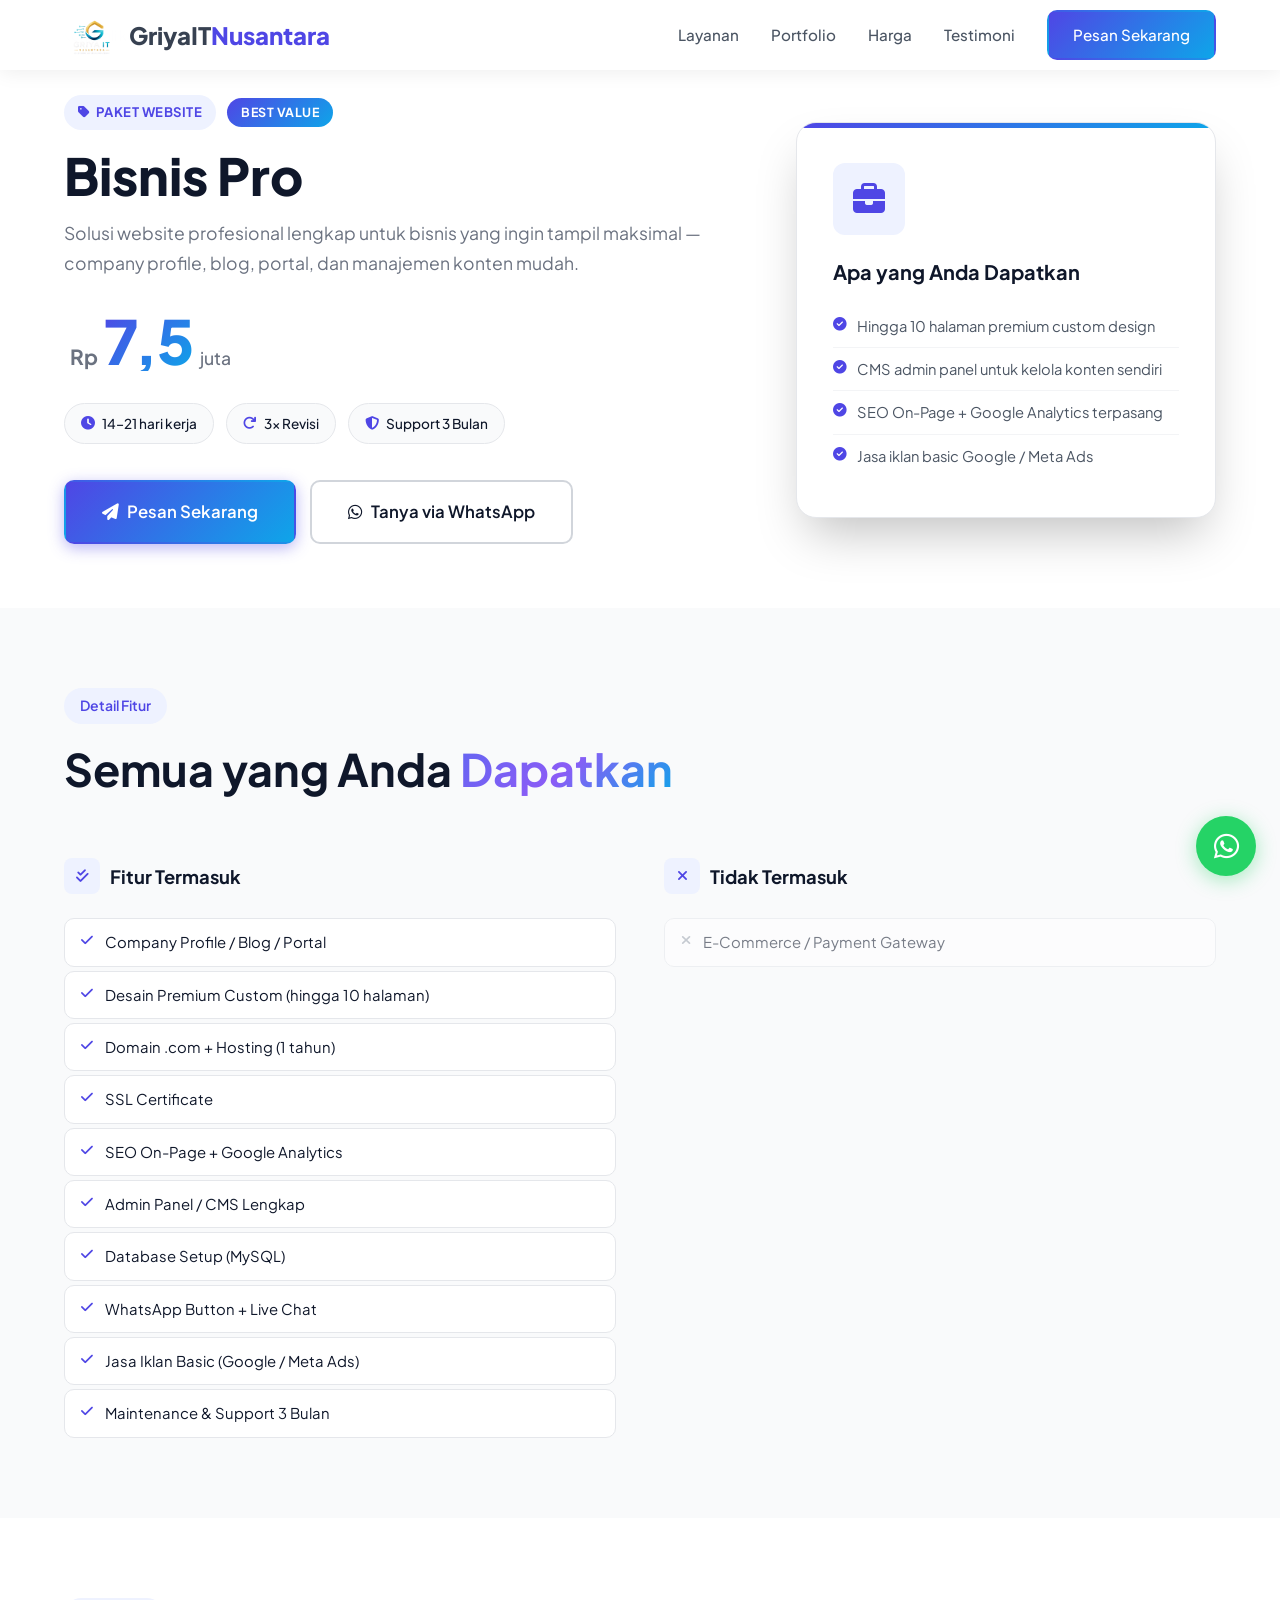
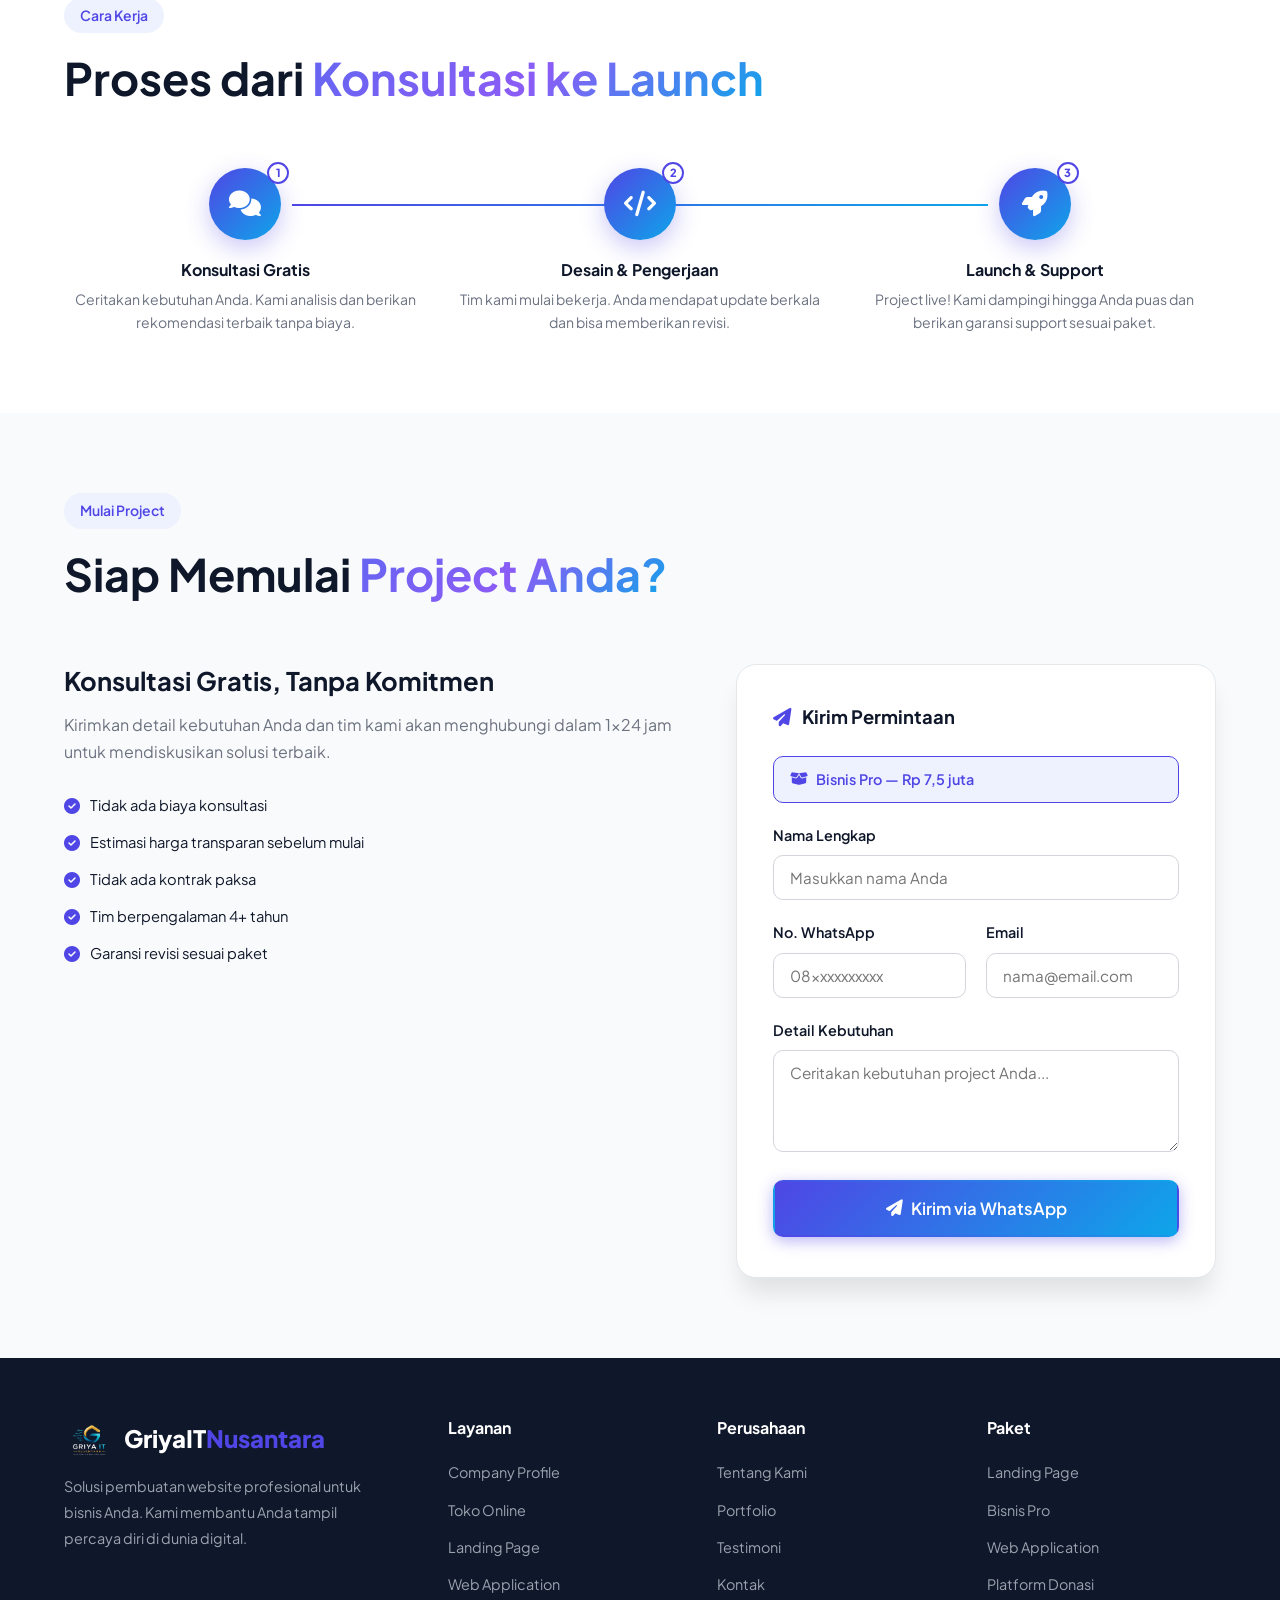
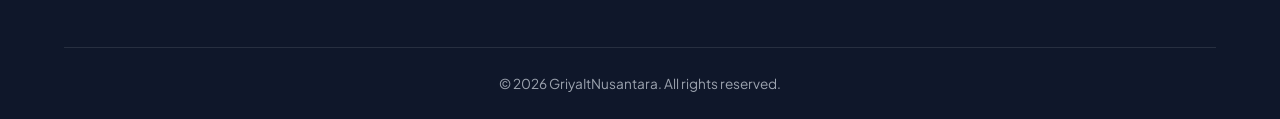
<file: paket.html>
<!doctype html>
<html lang="id">
  <head>
    <meta charset="UTF-8" />
    <meta name="viewport" content="width=device-width, initial-scale=1.0" />
    <title>Detail Paket — GriyaIT Nusantara</title>
    <link rel="preconnect" href="https://fonts.googleapis.com" />
    <link rel="preconnect" href="https://fonts.gstatic.com" crossorigin />
    <link
      href="https://fonts.googleapis.com/css2?family=Plus+Jakarta+Sans:wght@400;500;600;700;800&display=swap"
      rel="stylesheet"
    />
    <link
      rel="stylesheet"
      href="https://cdnjs.cloudflare.com/ajax/libs/font-awesome/6.5.1/css/all.min.css"
    />
    <link rel="icon" type="image/png" href="assets/icons/LOGOGRIYAITNUSANTARANEW.png" />
    <link rel="stylesheet" href="style.css" />
    <style>
      /* ===== PAKET PAGE STYLES ===== */
      .pkg-back {
        padding: 20px 0 0;
      }

      .pkg-back a {
        display: inline-flex;
        align-items: center;
        gap: 8px;
        color: var(--gray-500);
        font-size: 0.9rem;
        font-weight: 500;
        text-decoration: none;
        transition: var(--transition);
      }

      .pkg-back a:hover {
        color: var(--primary);
      }

      /* HERO */
      .pkg-hero {
        padding: 48px 0 64px;
      }

      .pkg-hero-grid {
        display: grid;
        grid-template-columns: 1fr 420px;
        gap: 60px;
        align-items: center;
      }

      .pkg-category-badge {
        display: inline-flex;
        align-items: center;
        gap: 6px;
        padding: 6px 14px;
        background: var(--primary-bg);
        color: var(--primary);
        font-size: 0.82rem;
        font-weight: 700;
        border-radius: 50px;
        margin-bottom: 16px;
        text-transform: uppercase;
        letter-spacing: 0.5px;
      }

      .pkg-special-badge {
        display: inline-flex;
        align-items: center;
        gap: 6px;
        padding: 4px 14px;
        font-size: 0.78rem;
        font-weight: 700;
        border-radius: 50px;
        margin-left: 8px;
        text-transform: uppercase;
        letter-spacing: 0.5px;
        vertical-align: middle;
      }

      .pkg-special-badge.best-value {
        background: var(--gradient);
        color: white;
      }

      .pkg-special-badge.premium {
        background: linear-gradient(135deg, #f59e0b, #ef4444);
        color: white;
      }

      .pkg-name {
        font-size: clamp(2.2rem, 5vw, 3.2rem);
        font-weight: 800;
        color: var(--dark);
        line-height: 1.15;
        margin-bottom: 14px;
      }

      .pkg-desc {
        font-size: 1.1rem;
        color: var(--gray-500);
        margin-bottom: 32px;
        line-height: 1.7;
      }

      .pkg-price-block {
        display: flex;
        align-items: baseline;
        gap: 6px;
        margin-bottom: 8px;
      }

      .pkg-price-prefix {
        font-size: 1rem;
        color: var(--gray-500);
        font-weight: 500;
      }

      .pkg-currency {
        font-size: 1.3rem;
        font-weight: 700;
        color: var(--gray-500);
      }

      .pkg-amount {
        font-size: 3.8rem;
        font-weight: 800;
        color: var(--dark);
        line-height: 1;
      }

      .pkg-amount.gradient-text {
        background: var(--gradient);
        -webkit-background-clip: text;
        -webkit-text-fill-color: transparent;
        background-clip: text;
      }

      .pkg-unit {
        font-size: 1.1rem;
        color: var(--gray-500);
        font-weight: 500;
      }

      .pkg-price-note {
        font-size: 0.82rem;
        color: var(--gray-400);
        margin-bottom: 28px;
      }

      .pkg-meta-chips {
        display: flex;
        gap: 12px;
        flex-wrap: wrap;
        margin-bottom: 36px;
      }

      .pkg-chip {
        display: inline-flex;
        align-items: center;
        gap: 7px;
        padding: 8px 16px;
        background: var(--gray-50);
        border: 1px solid var(--gray-200);
        border-radius: 50px;
        font-size: 0.85rem;
        color: var(--dark);
        font-weight: 500;
      }

      .pkg-chip i {
        color: var(--primary);
        font-size: 0.85rem;
      }

      .pkg-cta-row {
        display: flex;
        gap: 14px;
        flex-wrap: wrap;
        align-items: center;
      }

      /* RIGHT: Visual Card */
      .pkg-visual-card {
        background: var(--white);
        border: 1px solid var(--gray-200);
        border-radius: var(--radius-lg);
        padding: 40px 36px;
        box-shadow: var(--shadow-xl);
        position: relative;
        overflow: hidden;
      }

      .pkg-visual-card::before {
        content: "";
        position: absolute;
        top: 0;
        left: 0;
        right: 0;
        height: 5px;
        background: var(--gradient);
      }

      .pkg-visual-card.premium-card::before {
        background: linear-gradient(135deg, #f59e0b, #ef4444, #312e81);
      }

      .pkg-icon-lg {
        width: 72px;
        height: 72px;
        border-radius: var(--radius);
        background: var(--primary-bg);
        display: flex;
        align-items: center;
        justify-content: center;
        margin-bottom: 24px;
      }

      .pkg-icon-lg i {
        font-size: 2rem;
        color: var(--primary);
      }

      .pkg-icon-lg.premium-icon {
        background: linear-gradient(135deg, #1e1b4b, #312e81);
      }

      .pkg-icon-lg.premium-icon i {
        color: #a5b4fc;
      }

      .pkg-visual-card h3 {
        font-size: 1.25rem;
        margin-bottom: 20px;
        color: var(--dark);
      }

      .pkg-visual-list {
        list-style: none;
        margin: 0;
        padding: 0;
      }

      .pkg-visual-list li {
        display: flex;
        align-items: flex-start;
        gap: 10px;
        padding: 10px 0;
        border-bottom: 1px solid var(--gray-100);
        font-size: 0.92rem;
        color: var(--gray-600);
        line-height: 1.5;
      }

      .pkg-visual-list li:last-child {
        border-bottom: none;
      }

      .pkg-visual-list li i {
        color: var(--primary);
        font-size: 0.85rem;
        margin-top: 3px;
        flex-shrink: 0;
      }

      /* FEATURES SECTION */
      .pkg-features {
        padding: 80px 0;
        background: var(--gray-50);
      }

      .pkg-features-grid {
        display: grid;
        grid-template-columns: 1fr 1fr;
        gap: 48px;
        margin-top: 48px;
      }

      .pkg-features-col h3 {
        font-size: 1.15rem;
        margin-bottom: 24px;
        display: flex;
        align-items: center;
        gap: 10px;
        color: var(--dark);
      }

      .pkg-features-col h3 i {
        width: 36px;
        height: 36px;
        border-radius: 8px;
        background: var(--primary-bg);
        display: flex;
        align-items: center;
        justify-content: center;
        color: var(--primary);
        font-size: 0.9rem;
        flex-shrink: 0;
      }

      .pkg-feature-list {
        list-style: none;
        padding: 0;
        margin: 0;
        display: flex;
        flex-direction: column;
        gap: 4px;
      }

      .pkg-feature-list li {
        display: flex;
        align-items: flex-start;
        gap: 12px;
        padding: 12px 16px;
        background: var(--white);
        border: 1px solid var(--gray-200);
        border-radius: 10px;
        font-size: 0.93rem;
        color: var(--dark);
        line-height: 1.5;
      }

      .pkg-feature-list li i.fa-check {
        color: var(--primary);
        font-size: 0.85rem;
        margin-top: 3px;
        flex-shrink: 0;
      }

      .pkg-feature-list li i.fa-times {
        color: var(--gray-400);
        font-size: 0.85rem;
        margin-top: 3px;
        flex-shrink: 0;
      }

      .pkg-feature-list li.not-included {
        opacity: 0.55;
      }

      /* PROCESS SECTION */
      .pkg-process {
        padding: 80px 0;
        background: var(--white);
      }

      .pkg-process-steps {
        display: grid;
        grid-template-columns: repeat(3, 1fr);
        gap: 32px;
        margin-top: 48px;
        position: relative;
      }

      .pkg-process-steps::before {
        content: "";
        position: absolute;
        top: 36px;
        left: calc(16.67% + 36px);
        right: calc(16.67% + 36px);
        height: 2px;
        background: linear-gradient(90deg, var(--primary) 0%, #0ea5e9 100%);
        z-index: 0;
      }

      .pkg-step {
        text-align: center;
        position: relative;
        z-index: 1;
      }

      .pkg-step-icon {
        width: 72px;
        height: 72px;
        border-radius: 50%;
        background: var(--gradient);
        display: flex;
        align-items: center;
        justify-content: center;
        margin: 0 auto 20px;
        box-shadow: 0 8px 24px rgba(79, 70, 229, 0.3);
      }

      .pkg-step-icon i {
        font-size: 1.6rem;
        color: white;
      }

      .pkg-step-num {
        position: absolute;
        top: -6px;
        right: calc(50% - 44px);
        width: 22px;
        height: 22px;
        background: var(--white);
        border: 2px solid var(--primary);
        border-radius: 50%;
        font-size: 0.7rem;
        font-weight: 800;
        color: var(--primary);
        display: flex;
        align-items: center;
        justify-content: center;
      }

      .pkg-step h4 {
        font-size: 1rem;
        margin-bottom: 8px;
        color: var(--dark);
      }

      .pkg-step p {
        font-size: 0.88rem;
        color: var(--gray-500);
        line-height: 1.6;
      }

      /* ORDER SECTION */
      .pkg-order {
        padding: 80px 0;
        background: var(--gray-50);
      }

      .pkg-order-grid {
        display: grid;
        grid-template-columns: 1fr 480px;
        gap: 60px;
        align-items: start;
        margin-top: 48px;
      }

      .pkg-order-info h3 {
        font-size: 1.6rem;
        margin-bottom: 14px;
        color: var(--dark);
      }

      .pkg-order-info p {
        color: var(--gray-500);
        line-height: 1.7;
        margin-bottom: 28px;
      }

      .pkg-guarantee-list {
        list-style: none;
        padding: 0;
        margin: 0;
        display: flex;
        flex-direction: column;
        gap: 12px;
      }

      .pkg-guarantee-list li {
        display: flex;
        align-items: center;
        gap: 10px;
        font-size: 0.92rem;
        color: var(--dark);
      }

      .pkg-guarantee-list li i {
        color: var(--primary);
        font-size: 1rem;
      }

      .pkg-form-card {
        background: var(--white);
        border: 1px solid var(--gray-200);
        border-radius: var(--radius-lg);
        padding: 40px 36px;
        box-shadow: var(--shadow-lg);
      }

      .pkg-form-card h4 {
        font-size: 1.15rem;
        margin-bottom: 28px;
        color: var(--dark);
      }

      .pkg-selected-badge {
        display: inline-flex;
        align-items: center;
        gap: 8px;
        padding: 10px 16px;
        background: var(--primary-bg);
        border: 1px solid var(--primary);
        border-radius: 10px;
        color: var(--primary);
        font-size: 0.9rem;
        font-weight: 600;
        margin-bottom: 20px;
        width: 100%;
      }

      /* RESPONSIVE */
      @media (max-width: 1024px) {
        .pkg-hero-grid {
          grid-template-columns: 1fr;
          gap: 40px;
        }

        .pkg-visual-card {
          max-width: 480px;
        }

        .pkg-order-grid {
          grid-template-columns: 1fr;
        }
      }

      @media (max-width: 768px) {
        .pkg-features-grid {
          grid-template-columns: 1fr;
          gap: 32px;
        }

        .pkg-process-steps {
          grid-template-columns: 1fr;
          gap: 24px;
        }

        .pkg-process-steps::before {
          display: none;
        }

        .pkg-meta-chips {
          gap: 8px;
        }

        .pkg-chip {
          font-size: 0.8rem;
          padding: 7px 12px;
        }

        .pkg-cta-row {
          flex-direction: column;
        }

        .pkg-cta-row .btn {
          width: 100%;
          justify-content: center;
        }
      }
    </style>
  </head>
  <body>
    <!-- Navbar -->
    <nav class="navbar scrolled" id="navbar">
      <div class="container">
        <a href="index.html" class="logo">
          <img
            src="assets/icons/LOGOGRIYAITNUSANTARANEW.png"
            alt="GriyaIT Nusantara"
            class="logo-img"
          />
          <span class="logo-text"
            >GriyaIT<span class="highlight">Nusantara</span></span
          >
        </a>
        <ul class="nav-links" id="navLinks">
          <li><a href="index.html#layanan">Layanan</a></li>
          <li><a href="index.html#portfolio">Portfolio</a></li>
          <li><a href="index.html#harga">Harga</a></li>
          <li><a href="index.html#testimoni">Testimoni</a></li>
          <li><a href="#order" class="btn btn-nav">Pesan Sekarang</a></li>
        </ul>
        <button class="hamburger" id="hamburger" aria-label="Menu">
          <span></span><span></span><span></span>
        </button>
      </div>
    </nav>

    <!-- Back link -->
    <div class="container pkg-back">
      <a href="index.html#harga">
        <i class="fas fa-arrow-left"></i> Kembali ke Paket Harga
      </a>
    </div>

    <!-- Hero -->
    <section class="pkg-hero">
      <div class="container">
        <div class="pkg-hero-grid">
          <div class="pkg-hero-left">
            <div>
              <span class="pkg-category-badge" id="pkgCategory">
                <i class="fas fa-tag"></i>
                <span id="pkgCategoryText">Paket Website</span>
              </span>
              <span class="pkg-special-badge" id="pkgSpecialBadge" style="display:none"></span>
            </div>
            <h1 class="pkg-name" id="pkgName">—</h1>
            <p class="pkg-desc" id="pkgDesc">—</p>

            <div class="pkg-price-block">
              <span class="pkg-price-prefix" id="pkgPricePrefix">Rp</span>
              <span class="pkg-currency" id="pkgCurrency">Rp</span>
              <span class="pkg-amount gradient-text" id="pkgAmount">—</span>
              <span class="pkg-unit">juta</span>
            </div>
            <p class="pkg-price-note" id="pkgPriceNote"></p>

            <div class="pkg-meta-chips">
              <div class="pkg-chip">
                <i class="fas fa-clock"></i>
                <span id="pkgDelivery">—</span>
              </div>
              <div class="pkg-chip">
                <i class="fas fa-redo"></i>
                <span id="pkgRevisions">—</span>
              </div>
              <div class="pkg-chip">
                <i class="fas fa-shield-alt"></i>
                <span id="pkgSupport">—</span>
              </div>
            </div>

            <div class="pkg-cta-row">
              <a href="#order" class="btn btn-primary btn-lg">
                <i class="fas fa-paper-plane"></i> Pesan Sekarang
              </a>
              <a
                id="pkgWaBtn"
                href="#"
                class="btn btn-outline btn-lg"
                target="_blank"
                rel="noopener noreferrer"
              >
                <i class="fab fa-whatsapp"></i> Tanya via WhatsApp
              </a>
            </div>
          </div>

          <div class="pkg-hero-right">
            <div class="pkg-visual-card" id="pkgVisualCard">
              <div class="pkg-icon-lg" id="pkgIconLg">
                <i class="fas fa-globe" id="pkgIconI"></i>
              </div>
              <h3 id="pkgVisualTitle">Apa yang Anda Dapatkan</h3>
              <ul class="pkg-visual-list" id="pkgVisualList"></ul>
            </div>
          </div>
        </div>
      </div>
    </section>

    <!-- Features -->
    <section class="pkg-features">
      <div class="container">
        <div class="section-header" style="text-align:left; max-width:none;">
          <span class="section-badge">Detail Fitur</span>
          <h2>Semua yang Anda <span class="gradient-text">Dapatkan</span></h2>
        </div>
        <div class="pkg-features-grid">
          <div class="pkg-features-col">
            <h3>
              <i class="fas fa-check-double"></i>
              Fitur Termasuk
            </h3>
            <ul class="pkg-feature-list" id="pkgFeatureListIncluded"></ul>
          </div>
          <div class="pkg-features-col" id="pkgNotIncludedCol">
            <h3>
              <i class="fas fa-times"></i>
              Tidak Termasuk
            </h3>
            <ul class="pkg-feature-list" id="pkgFeatureListNotIncluded"></ul>
          </div>
        </div>
      </div>
    </section>

    <!-- Process -->
    <section class="pkg-process">
      <div class="container">
        <div class="section-header" style="text-align:left; max-width:none;">
          <span class="section-badge">Cara Kerja</span>
          <h2>Proses dari <span class="gradient-text">Konsultasi ke Launch</span></h2>
        </div>
        <div class="pkg-process-steps">
          <div class="pkg-step">
            <div class="pkg-step-icon">
              <i class="fas fa-comments"></i>
            </div>
            <span class="pkg-step-num">1</span>
            <h4>Konsultasi Gratis</h4>
            <p>Ceritakan kebutuhan Anda. Kami analisis dan berikan rekomendasi terbaik tanpa biaya.</p>
          </div>
          <div class="pkg-step">
            <div class="pkg-step-icon">
              <i class="fas fa-code"></i>
            </div>
            <span class="pkg-step-num">2</span>
            <h4>Desain & Pengerjaan</h4>
            <p>Tim kami mulai bekerja. Anda mendapat update berkala dan bisa memberikan revisi.</p>
          </div>
          <div class="pkg-step">
            <div class="pkg-step-icon">
              <i class="fas fa-rocket"></i>
            </div>
            <span class="pkg-step-num">3</span>
            <h4>Launch & Support</h4>
            <p>Project live! Kami dampingi hingga Anda puas dan berikan garansi support sesuai paket.</p>
          </div>
        </div>
      </div>
    </section>

    <!-- Order Form -->
    <section class="pkg-order" id="order">
      <div class="container">
        <div class="section-header" style="text-align:left; max-width:none;">
          <span class="section-badge">Mulai Project</span>
          <h2>Siap Memulai <span class="gradient-text">Project Anda?</span></h2>
        </div>
        <div class="pkg-order-grid">
          <div class="pkg-order-info">
            <h3>Konsultasi Gratis, Tanpa Komitmen</h3>
            <p>
              Kirimkan detail kebutuhan Anda dan tim kami akan menghubungi dalam
              1×24 jam untuk mendiskusikan solusi terbaik.
            </p>
            <ul class="pkg-guarantee-list">
              <li>
                <i class="fas fa-check-circle"></i>
                Tidak ada biaya konsultasi
              </li>
              <li>
                <i class="fas fa-check-circle"></i>
                Estimasi harga transparan sebelum mulai
              </li>
              <li>
                <i class="fas fa-check-circle"></i>
                Tidak ada kontrak paksa
              </li>
              <li>
                <i class="fas fa-check-circle"></i>
                Tim berpengalaman 4+ tahun
              </li>
              <li>
                <i class="fas fa-check-circle"></i>
                Garansi revisi sesuai paket
              </li>
            </ul>
          </div>

          <div class="pkg-form-card">
            <h4>
              <i class="fas fa-paper-plane" style="color:var(--primary); margin-right:8px;"></i>
              Kirim Permintaan
            </h4>

            <div class="pkg-selected-badge" id="pkgSelectedBadge">
              <i class="fas fa-box-open"></i>
              <span id="pkgSelectedLabel">—</span>
            </div>

            <form id="orderForm">
              <div class="form-group">
                <label for="orderNama">Nama Lengkap</label>
                <input
                  type="text"
                  id="orderNama"
                  placeholder="Masukkan nama Anda"
                  required
                />
              </div>
              <div class="form-row">
                <div class="form-group">
                  <label for="orderWa">No. WhatsApp</label>
                  <input
                    type="tel"
                    id="orderWa"
                    placeholder="08xxxxxxxxxx"
                    required
                  />
                </div>
                <div class="form-group">
                  <label for="orderEmail">Email</label>
                  <input
                    type="email"
                    id="orderEmail"
                    placeholder="nama@email.com"
                  />
                </div>
              </div>
              <div class="form-group">
                <label for="orderPesan">Detail Kebutuhan</label>
                <textarea
                  id="orderPesan"
                  rows="4"
                  placeholder="Ceritakan kebutuhan project Anda..."
                  required
                ></textarea>
              </div>
              <button type="submit" class="btn btn-primary btn-lg btn-block" id="orderBtn">
                <i class="fas fa-paper-plane"></i> Kirim via WhatsApp
              </button>
            </form>
          </div>
        </div>
      </div>
    </section>

    <!-- Footer -->
    <footer class="footer">
      <div class="container">
        <div class="footer-grid">
          <div class="footer-about">
            <a href="index.html" class="logo">
              <img
                src="assets/icons/LOGOGRIYAITNUSANTARANEW.png"
                alt="GriyaIT Nusantara"
                class="logo-img logo-img-footer"
              />
              <span class="logo-text"
                >GriyaIT<span class="highlight">Nusantara</span></span
              >
            </a>
            <p>
              Solusi pembuatan website profesional untuk bisnis Anda. Kami
              membantu Anda tampil percaya diri di dunia digital.
            </p>
          </div>
          <div class="footer-links">
            <h4>Layanan</h4>
            <ul>
              <li><a href="index.html#layanan">Company Profile</a></li>
              <li><a href="index.html#layanan">Toko Online</a></li>
              <li><a href="index.html#layanan">Landing Page</a></li>
              <li><a href="index.html#layanan">Web Application</a></li>
            </ul>
          </div>
          <div class="footer-links">
            <h4>Perusahaan</h4>
            <ul>
              <li><a href="index.html#keunggulan">Tentang Kami</a></li>
              <li><a href="index.html#portfolio">Portfolio</a></li>
              <li><a href="index.html#testimoni">Testimoni</a></li>
              <li><a href="index.html#kontak">Kontak</a></li>
            </ul>
          </div>
          <div class="footer-links">
            <h4>Paket</h4>
            <ul>
              <li><a href="paket.html?paket=landing-page">Landing Page</a></li>
              <li><a href="paket.html?paket=bisnis-pro">Bisnis Pro</a></li>
              <li><a href="paket.html?paket=web-application">Web Application</a></li>
              <li><a href="paket.html?paket=platform-donasi">Platform Donasi</a></li>
            </ul>
          </div>
        </div>
        <div class="footer-bottom">
          <p>&copy; <span id="footerYear"></span> GriyaItNusantara. All rights reserved.</p>
        </div>
      </div>
    </footer>

    <!-- WhatsApp Float -->
    <a
      href="https://wa.me/62895428927710"
      class="whatsapp-float"
      target="_blank"
      aria-label="Chat WhatsApp"
    >
      <i class="fab fa-whatsapp"></i>
    </a>

    <!-- Back to Top -->
    <button class="back-to-top" id="backToTop" aria-label="Back to top">
      <i class="fas fa-chevron-up"></i>
    </button>

    <script>
      // ===== PACKAGE DATA =====
      const packages = {
        "landing-page": {
          category: "Paket Website",
          categoryIcon: "fa-globe",
          name: "Landing Page",
          desc: "Halaman web elegan yang dirancang untuk mempromosikan produk, event, atau bisnis Anda secara efektif kepada calon pelanggan.",
          price: "2,5",
          pricePrefix: "Rp",
          priceNote: "",
          delivery: "7–14 hari kerja",
          revisions: "2x Revisi",
          support: "Support 1 Bulan",
          icon: "fa-file-alt",
          visualHighlights: [
            "Desain modern & responsif di semua device",
            "Optimasi kecepatan loading halaman",
            "Domain & hosting siap pakai 1 tahun",
            "Form kontak & WhatsApp button",
          ],
          features: [
            "1–5 Halaman Responsif",
            "Desain Custom Modern",
            "Domain .com (1 tahun)",
            "Hosting (1 tahun)",
            "SSL Certificate",
            "WhatsApp Button",
            "Form Kontak",
            "Maintenance & Support 1 Bulan",
          ],
          notIncluded: ["Blog / CMS Panel", "Database & Backend Custom", "E-Commerce"],
        },
        "bisnis-pro": {
          category: "Paket Website",
          categoryIcon: "fa-globe",
          name: "Bisnis Pro",
          desc: "Solusi website profesional lengkap untuk bisnis yang ingin tampil maksimal — company profile, blog, portal, dan manajemen konten mudah.",
          price: "7,5",
          pricePrefix: "Rp",
          priceNote: "",
          delivery: "14–21 hari kerja",
          revisions: "3x Revisi",
          support: "Support 3 Bulan",
          badge: "Best Value",
          badgeType: "best-value",
          icon: "fa-briefcase",
          visualHighlights: [
            "Hingga 10 halaman premium custom design",
            "CMS admin panel untuk kelola konten sendiri",
            "SEO On-Page + Google Analytics terpasang",
            "Jasa iklan basic Google / Meta Ads",
          ],
          features: [
            "Company Profile / Blog / Portal",
            "Desain Premium Custom (hingga 10 halaman)",
            "Domain .com + Hosting (1 tahun)",
            "SSL Certificate",
            "SEO On-Page + Google Analytics",
            "Admin Panel / CMS Lengkap",
            "Database Setup (MySQL)",
            "WhatsApp Button + Live Chat",
            "Jasa Iklan Basic (Google / Meta Ads)",
            "Maintenance & Support 3 Bulan",
          ],
          notIncluded: ["E-Commerce / Payment Gateway"],
        },
        "web-application": {
          category: "Paket Website",
          categoryIcon: "fa-globe",
          name: "Web Application",
          desc: "Platform digital skala penuh — dari toko online hingga sistem manajemen bisnis custom dengan database, API, dan dashboard admin.",
          price: "15",
          pricePrefix: "Rp",
          priceNote: "",
          delivery: "21–45 hari kerja",
          revisions: "5x Revisi",
          support: "Support 12 Bulan",
          icon: "fa-laptop-code",
          visualHighlights: [
            "E-Commerce / CRM / Booking system custom",
            "API backend REST/GraphQL terintegrasi",
            "Payment gateway multi-channel",
            "Priority support 24/7 selama 12 bulan",
          ],
          features: [
            "Unlimited Halaman",
            "Toko Online / E-Commerce Lengkap",
            "Web Application Custom (CRM, Booking, dll)",
            "Premium Hosting + Full SEO Package",
            "Database Design & API Backend (REST/GraphQL)",
            "Payment Gateway Terintegrasi",
            "Admin Dashboard Custom",
            "Jasa Iklan Digital Full Campaign",
            "Maintenance & Support 12 Bulan",
            "Priority Support 24/7",
          ],
          notIncluded: [],
        },
        "aplikasi-kasir": {
          category: "Solusi Aplikasi",
          categoryIcon: "fa-mobile-alt",
          name: "Aplikasi Kasir",
          desc: "Sistem kasir digital (POS) untuk toko, restoran, cafe, dan warung. Kelola transaksi, stok, dan laporan keuangan dari satu dashboard.",
          price: "8",
          pricePrefix: "mulai",
          priceNote: "Harga final ditentukan setelah diskusi kebutuhan",
          delivery: "14–30 hari kerja",
          revisions: "3x Revisi",
          support: "Support 3 Bulan",
          icon: "fa-cash-register",
          visualHighlights: [
            "Interface kasir simpel & cepat dioperasikan",
            "Laporan penjualan real-time di dashboard",
            "Multi user & multi kasir dalam satu sistem",
            "Cetak struk termal & digital",
          ],
          features: [
            "Sistem POS (Point of Sale)",
            "Manajemen Stok & Produk",
            "Laporan Penjualan Harian/Bulanan",
            "Multi-Kasir & Multi-User",
            "Cetak Struk Termal",
            "Dashboard Admin Lengkap",
            "Manajemen Kategori Produk",
          ],
          notIncluded: [],
        },
        "aplikasi-laundry": {
          category: "Solusi Aplikasi",
          categoryIcon: "fa-mobile-alt",
          name: "Aplikasi Laundry",
          desc: "Sistem manajemen laundry digital — dari pencatatan order masuk, tracking status, notifikasi pelanggan, hingga laporan keuangan otomatis.",
          price: "10",
          pricePrefix: "mulai",
          priceNote: "Harga final ditentukan setelah diskusi kebutuhan",
          delivery: "14–30 hari kerja",
          revisions: "3x Revisi",
          support: "Support 3 Bulan",
          icon: "fa-tshirt",
          visualHighlights: [
            "Tracking status cucian real-time untuk pelanggan",
            "Notifikasi WhatsApp otomatis saat siap ambil",
            "Laporan omzet & keuangan lengkap",
            "Dukungan multi-cabang dalam satu sistem",
          ],
          features: [
            "Manajemen Order Masuk & Keluar",
            "Tracking Status Cucian Real-time",
            "Notifikasi WhatsApp Otomatis",
            "Laporan Keuangan & Omzet",
            "Manajemen Pelanggan (CRM)",
            "Multi-Cabang Support",
            "Dashboard Admin & Kasir",
          ],
          notIncluded: [],
        },
        "platform-donasi": {
          category: "Platform Premium",
          categoryIcon: "fa-star",
          name: "Platform Donasi",
          desc: "Platform penggalangan dana online sekelas amalSholeh.com & kitabisa.com. Solusi digital lengkap untuk yayasan, lembaga zakat, dan NGO.",
          price: "70",
          pricePrefix: "mulai",
          priceNote: "Harga mulai dari Rp 70 juta — final sesuai scope & fitur",
          delivery: "45–90 hari kerja",
          revisions: "5x Revisi + Konsultasi Intensif",
          support: "Support 12 Bulan",
          badge: "PREMIUM",
          badgeType: "premium",
          icon: "fa-hand-holding-heart",
          isPremium: true,
          visualHighlights: [
            "Portal kampanye donasi multi-program",
            "Payment gateway 10+ metode pembayaran",
            "Laporan transparansi dana publik & internal",
            "Keamanan data donatur enterprise grade",
          ],
          features: [
            "Portal Kampanye Donasi Online",
            "Payment Gateway Multi-channel (10+ metode)",
            "Dashboard Penggalang Dana",
            "Laporan Transparansi Dana Real-time",
            "Manajemen Donatur & Akun Member",
            "Keamanan Enterprise + SSL Grade",
            "Notifikasi Donasi Otomatis",
            "Admin Panel Lengkap",
          ],
          notIncluded: [],
        },
      };

      // ===== READ URL PARAM =====
      const params = new URLSearchParams(window.location.search);
      const key = params.get("paket") || "bisnis-pro";
      const pkg = packages[key] || packages["bisnis-pro"];

      // ===== POPULATE PAGE =====
      document.title = `${pkg.name} — GriyaIT Nusantara`;

      document.getElementById("pkgCategoryText").textContent = pkg.category;
      document.getElementById("pkgName").textContent = pkg.name;
      document.getElementById("pkgDesc").textContent = pkg.desc;
      document.getElementById("pkgPricePrefix").textContent = pkg.pricePrefix === "Rp" ? "" : pkg.pricePrefix;
      document.getElementById("pkgCurrency").textContent = pkg.pricePrefix === "Rp" ? "Rp" : "";
      document.getElementById("pkgAmount").textContent = pkg.price;
      document.getElementById("pkgDelivery").textContent = pkg.delivery;
      document.getElementById("pkgRevisions").textContent = pkg.revisions;
      document.getElementById("pkgSupport").textContent = pkg.support;
      document.getElementById("pkgPriceNote").textContent = pkg.priceNote || "";
      document.getElementById("pkgSelectedLabel").textContent = `${pkg.name} — ${pkg.pricePrefix === "Rp" ? "Rp" : "mulai"} ${pkg.price} juta`;

      // Special badge
      if (pkg.badge) {
        const badgeEl = document.getElementById("pkgSpecialBadge");
        badgeEl.textContent = pkg.badge;
        badgeEl.classList.add(pkg.badgeType);
        badgeEl.style.display = "inline-flex";
      }

      // Icon
      const iconI = document.getElementById("pkgIconI");
      iconI.className = `fas ${pkg.icon}`;
      if (pkg.isPremium) {
        document.getElementById("pkgIconLg").classList.add("premium-icon");
        document.getElementById("pkgVisualCard").classList.add("premium-card");
      }

      // WA button
      const waText = encodeURIComponent(
        `Halo GriyaItNusantara! Saya tertarik dengan ${pkg.name} (${pkg.pricePrefix} ${pkg.price} juta). Mohon informasi lebih lanjut.`
      );
      document.getElementById("pkgWaBtn").href = `https://wa.me/62895428927710?text=${waText}`;

      // Visual highlights
      const visualList = document.getElementById("pkgVisualList");
      pkg.visualHighlights.forEach((h) => {
        const li = document.createElement("li");
        li.innerHTML = `<i class="fas fa-check-circle"></i> ${h}`;
        visualList.appendChild(li);
      });

      // Feature list (included)
      const includedList = document.getElementById("pkgFeatureListIncluded");
      pkg.features.forEach((f) => {
        const li = document.createElement("li");
        li.innerHTML = `<i class="fas fa-check"></i> ${f}`;
        includedList.appendChild(li);
      });

      // Feature list (not included)
      const notIncludedCol = document.getElementById("pkgNotIncludedCol");
      const notIncludedList = document.getElementById("pkgFeatureListNotIncluded");
      if (pkg.notIncluded && pkg.notIncluded.length > 0) {
        pkg.notIncluded.forEach((f) => {
          const li = document.createElement("li");
          li.classList.add("not-included");
          li.innerHTML = `<i class="fas fa-times"></i> ${f}`;
          notIncludedList.appendChild(li);
        });
      } else {
        notIncludedCol.style.display = "none";
      }

      // ===== ORDER FORM =====
      const orderForm = document.getElementById("orderForm");
      orderForm.addEventListener("submit", (e) => {
        e.preventDefault();
        const nama = document.getElementById("orderNama").value;
        const wa = document.getElementById("orderWa").value;
        const pesan = document.getElementById("orderPesan").value;

        const msg =
          `Halo GriyaItNusantara! Saya ${nama}.%0A%0A` +
          `Saya tertarik dengan *${pkg.name}* (${pkg.pricePrefix} ${pkg.price} juta).%0A%0A` +
          `No. WA: ${wa}%0A%0ADetail: ${pesan}`;

        window.open(`https://wa.me/62895428927710?text=${msg}`, "_blank");

        const btn = document.getElementById("orderBtn");
        const orig = btn.innerHTML;
        btn.innerHTML = '<i class="fas fa-check"></i> Terkirim!';
        btn.style.background = "#22c55e";
        setTimeout(() => {
          btn.innerHTML = orig;
          btn.style.background = "";
          orderForm.reset();
        }, 3000);
      });

      // ===== BACK TO TOP =====
      const backToTop = document.getElementById("backToTop");
      window.addEventListener("scroll", () => {
        backToTop.classList.toggle("visible", window.scrollY > 400);
      });
      backToTop.addEventListener("click", () => {
        window.scrollTo({ top: 0, behavior: "smooth" });
      });

      // ===== SMOOTH SCROLL =====
      document.querySelectorAll('a[href^="#"]').forEach((a) => {
        a.addEventListener("click", function (e) {
          const target = document.querySelector(this.getAttribute("href"));
          if (target) {
            e.preventDefault();
            target.scrollIntoView({ behavior: "smooth" });
          }
        });
      });

      // ===== HAMBURGER =====
      const hamburger = document.getElementById("hamburger");
      const navLinks = document.getElementById("navLinks");
      hamburger.addEventListener("click", () => {
        hamburger.classList.toggle("active");
        navLinks.classList.toggle("active");
      });

      // Footer year
      document.getElementById("footerYear").textContent = new Date().getFullYear();
    </script>
  </body>
</html>
</file>
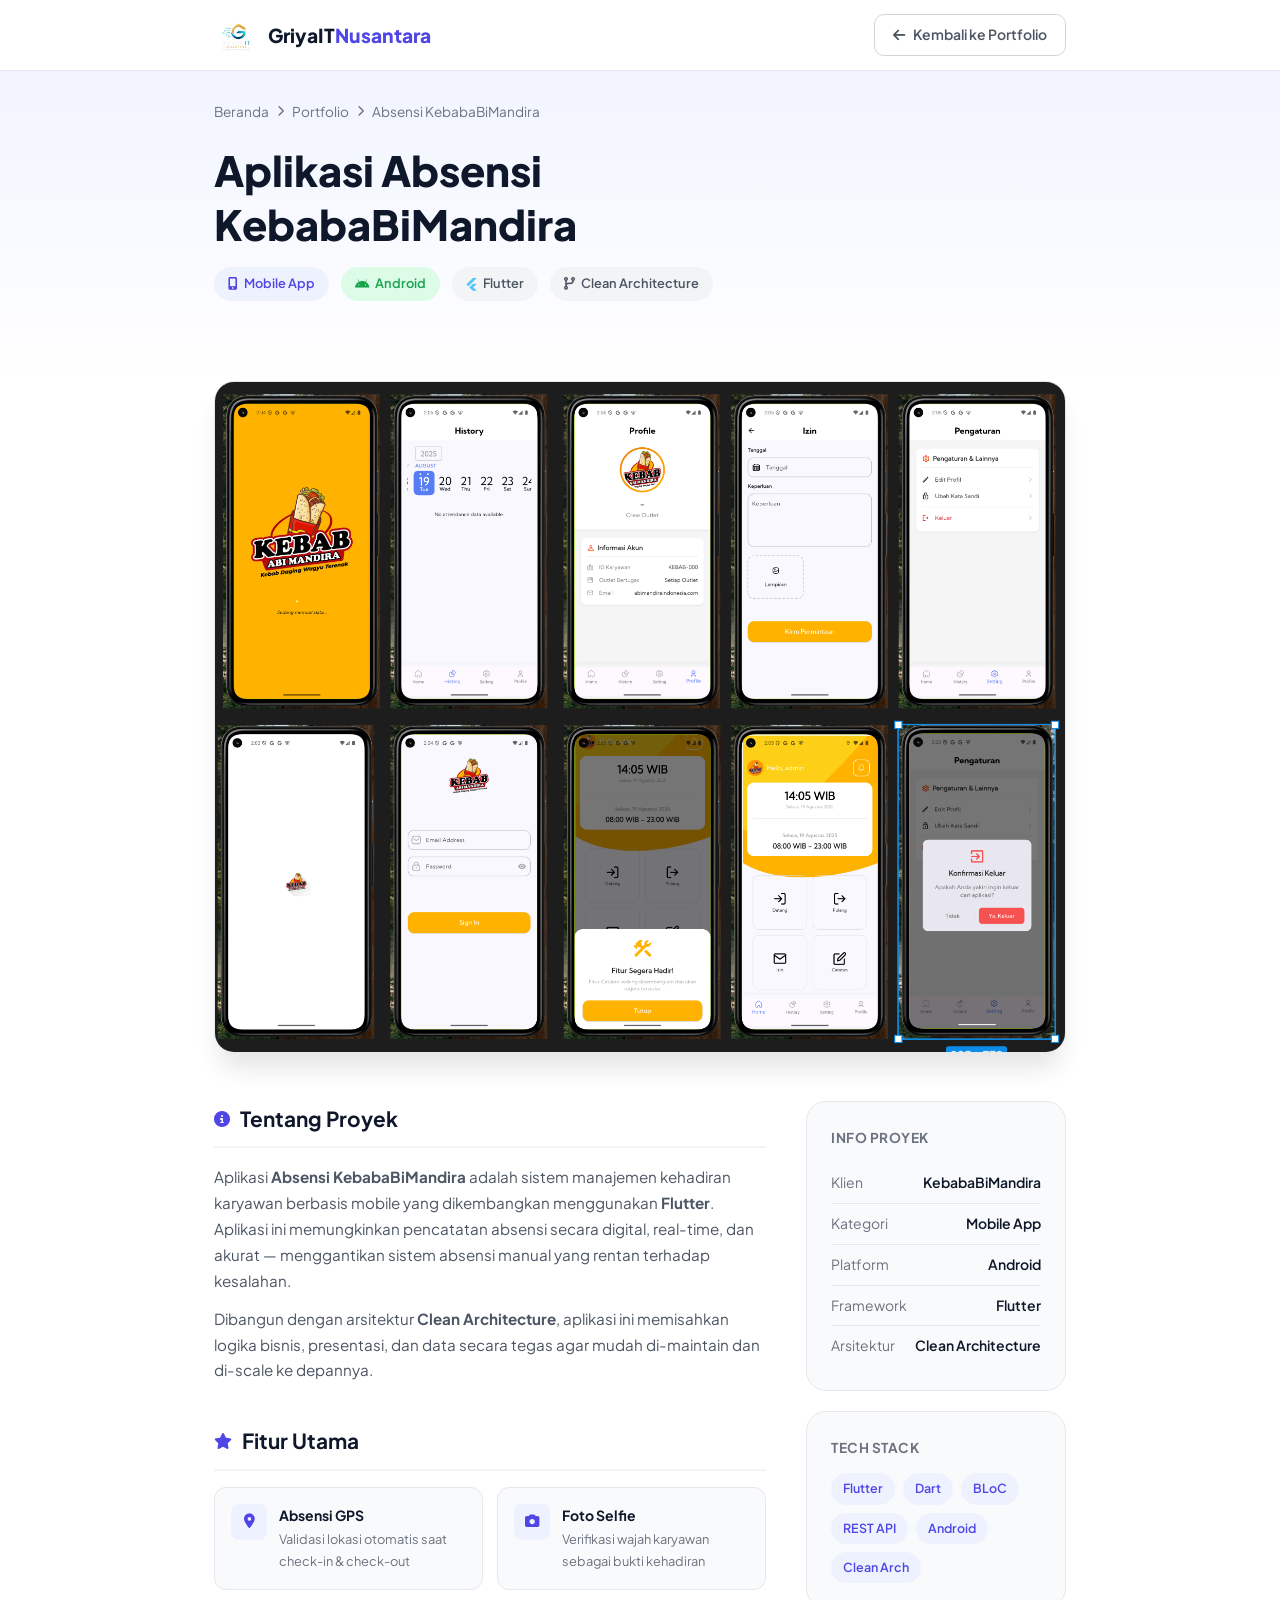
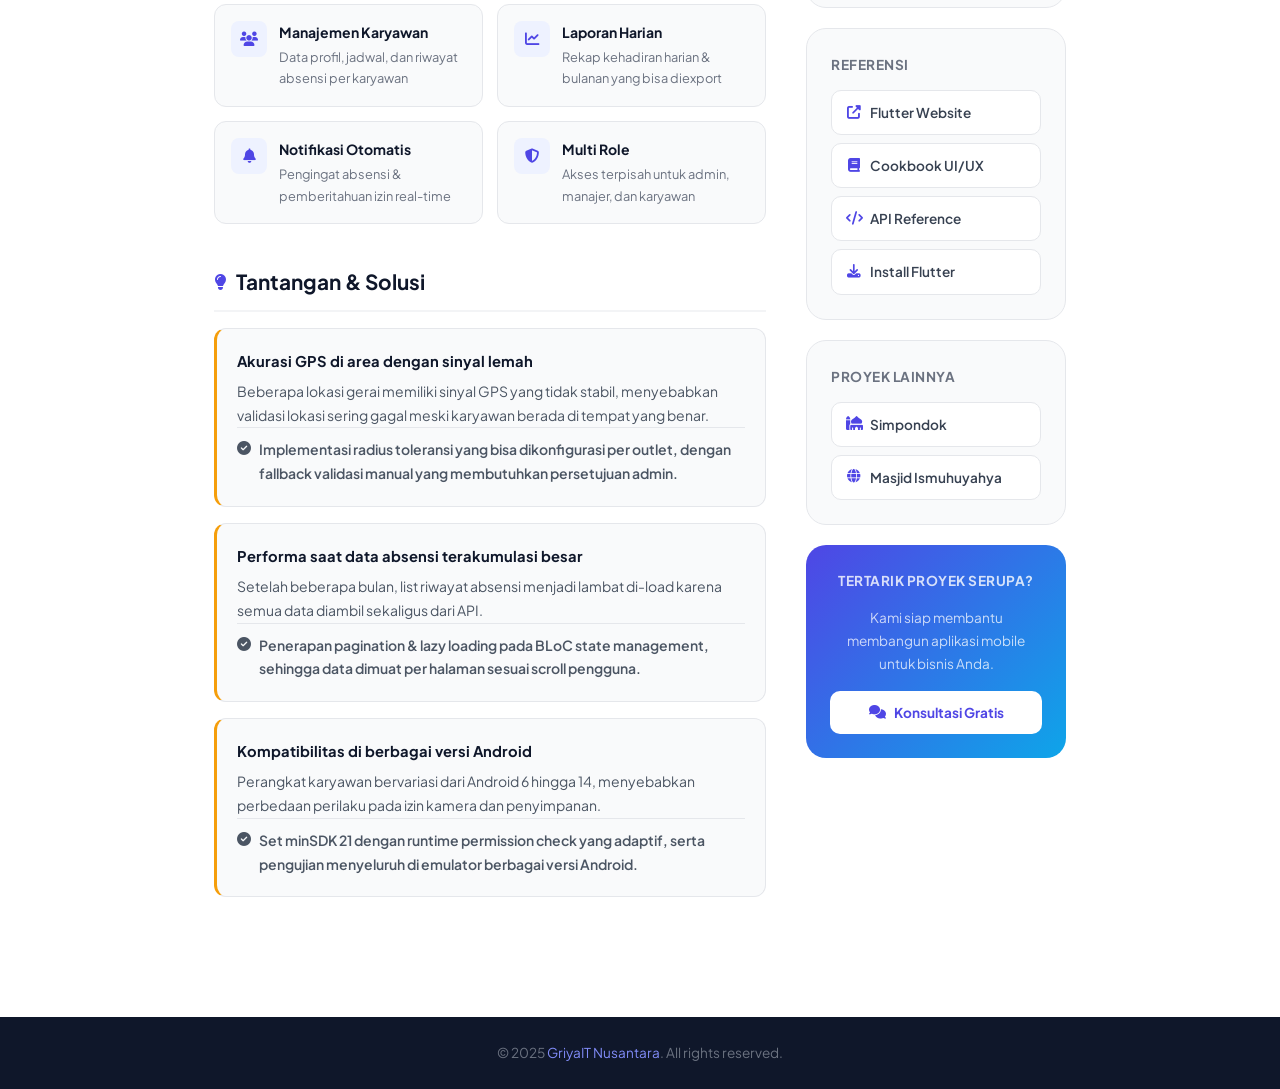
<file: portfolio/abimandira.html>
<!doctype html>
<html lang="id">
  <head>
    <meta charset="UTF-8" />
    <meta name="viewport" content="width=device-width, initial-scale=1.0" />
    <title>Absensi KebabaBiMandira — Detail Portfolio | GriyaIT Nusantara</title>
    <meta name="description" content="Aplikasi absensi karyawan berbasis Flutter untuk KebabaBiMandira. Mendukung Android & iOS dengan fitur GPS, kamera, dan laporan real-time." />
    <link rel="icon" type="image/png" href="../assets/icons/LOGOGRIYAITNUSANTARANEW.png" />
    <link rel="preconnect" href="https://fonts.googleapis.com" />
    <link rel="preconnect" href="https://fonts.gstatic.com" crossorigin />
    <link href="https://fonts.googleapis.com/css2?family=Plus+Jakarta+Sans:wght@400;500;600;700;800&display=swap" rel="stylesheet" />
    <link rel="stylesheet" href="https://cdnjs.cloudflare.com/ajax/libs/font-awesome/6.5.1/css/all.min.css" />
    <style>
      :root {
        --primary: #4f46e5;
        --primary-dark: #4338ca;
        --primary-light: #818cf8;
        --primary-bg: #eef2ff;
        --secondary: #0ea5e9;
        --accent: #f59e0b;
        --dark: #0f172a;
        --dark-2: #1e293b;
        --gray-700: #374151;
        --gray-600: #4b5563;
        --gray-500: #6b7280;
        --gray-400: #9ca3af;
        --gray-300: #d1d5db;
        --gray-200: #e5e7eb;
        --gray-100: #f3f4f6;
        --gray-50: #f9fafb;
        --white: #ffffff;
        --gradient: linear-gradient(135deg, #4f46e5 0%, #0ea5e9 100%);
        --shadow: 0 4px 6px -1px rgba(0,0,0,0.1);
        --shadow-lg: 0 20px 25px -5px rgba(0,0,0,0.1);
        --radius: 12px;
        --radius-lg: 20px;
        --transition: all 0.3s ease;
      }

      *, *::before, *::after { margin: 0; padding: 0; box-sizing: border-box; }

      body {
        font-family: 'Plus Jakarta Sans', -apple-system, sans-serif;
        color: var(--gray-700);
        line-height: 1.7;
        background: var(--white);
      }

      a { text-decoration: none; color: inherit; transition: var(--transition); }
      ul { list-style: none; }

      .container {
        max-width: 900px;
        margin: 0 auto;
        padding: 0 24px;
      }

      /* ===== NAVBAR ===== */
      .navbar {
        position: fixed;
        top: 0; left: 0; right: 0;
        z-index: 100;
        padding: 14px 0;
        background: rgba(255,255,255,0.95);
        backdrop-filter: blur(20px);
        border-bottom: 1px solid var(--gray-200);
      }

      .navbar .container {
        max-width: 900px;
        display: flex;
        align-items: center;
        justify-content: space-between;
      }

      .logo {
        display: flex;
        align-items: center;
        gap: 10px;
        font-weight: 800;
        font-size: 1.2rem;
      }

      .logo-img { height: 32px; width: auto; }
      .logo-text { color: var(--dark); }
      .highlight { color: var(--primary); }

      .back-btn {
        display: inline-flex;
        align-items: center;
        gap: 8px;
        padding: 8px 18px;
        border: 1.5px solid var(--gray-300);
        border-radius: 10px;
        font-size: 0.875rem;
        font-weight: 600;
        color: var(--gray-600);
      }

      .back-btn:hover {
        border-color: var(--primary);
        color: var(--primary);
        background: var(--primary-bg);
      }

      /* ===== HERO ===== */
      .detail-hero {
        padding: 100px 0 48px;
        background: linear-gradient(180deg, var(--primary-bg) 0%, var(--white) 100%);
      }

      .breadcrumb {
        display: flex;
        align-items: center;
        gap: 8px;
        font-size: 0.85rem;
        color: var(--gray-500);
        margin-bottom: 20px;
      }

      .breadcrumb a:hover { color: var(--primary); }
      .breadcrumb i { font-size: 0.7rem; }

      .detail-hero h1 {
        font-size: clamp(1.8rem, 4vw, 2.6rem);
        font-weight: 800;
        color: var(--dark);
        line-height: 1.3;
        margin-bottom: 16px;
      }

      .detail-meta {
        display: flex;
        align-items: center;
        gap: 12px;
        flex-wrap: wrap;
        margin-bottom: 32px;
      }

      .badge {
        display: inline-flex;
        align-items: center;
        gap: 6px;
        padding: 6px 14px;
        border-radius: 50px;
        font-size: 0.8rem;
        font-weight: 600;
      }

      .badge-category {
        background: var(--primary-bg);
        color: var(--primary);
      }

      .badge-tech {
        background: var(--gray-100);
        color: var(--gray-600);
      }

      .badge-platform {
        background: #dcfce7;
        color: #16a34a;
      }

      /* ===== SCREENSHOT ===== */
      .screenshot-section {
        margin-bottom: 48px;
      }

      .screenshot-wrapper {
        border-radius: var(--radius-lg);
        overflow: hidden;
        box-shadow: var(--shadow-lg);
        border: 1px solid var(--gray-200);
        background: var(--gray-50);
      }

      .screenshot-wrapper img {
        width: 100%;
        height: auto;
        display: block;
      }

      /* ===== CONTENT ===== */
      .detail-content {
        padding-bottom: 80px;
      }

      .content-grid {
        display: grid;
        grid-template-columns: 1fr 260px;
        gap: 40px;
        align-items: start;
      }

      /* Main content */
      .main-content section {
        margin-bottom: 40px;
      }

      .main-content h2 {
        font-size: 1.3rem;
        font-weight: 700;
        color: var(--dark);
        margin-bottom: 16px;
        padding-bottom: 10px;
        border-bottom: 2px solid var(--gray-100);
        display: flex;
        align-items: center;
        gap: 10px;
      }

      .main-content h2 i {
        color: var(--primary);
        font-size: 1rem;
      }

      .main-content h3 {
        font-size: 1rem;
        font-weight: 700;
        color: var(--dark-2);
        margin: 20px 0 10px;
      }

      .main-content p {
        color: var(--gray-600);
        font-size: 0.95rem;
        margin-bottom: 12px;
      }

      /* Steps */
      .step-list {
        display: flex;
        flex-direction: column;
        gap: 16px;
      }

      .step-item {
        display: flex;
        gap: 16px;
        padding: 20px;
        background: var(--gray-50);
        border-radius: var(--radius);
        border: 1px solid var(--gray-200);
      }

      .step-num {
        width: 36px;
        height: 36px;
        background: var(--gradient);
        color: var(--white);
        border-radius: 50%;
        display: flex;
        align-items: center;
        justify-content: center;
        font-weight: 800;
        font-size: 0.9rem;
        flex-shrink: 0;
      }

      .step-body h4 {
        font-size: 0.95rem;
        font-weight: 700;
        color: var(--dark);
        margin-bottom: 6px;
      }

      .step-body p {
        font-size: 0.88rem;
        color: var(--gray-500);
        margin: 0;
      }

      /* Code blocks */
      pre {
        background: var(--dark);
        color: #e2e8f0;
        padding: 16px 20px;
        border-radius: var(--radius);
        font-size: 0.82rem;
        overflow-x: auto;
        margin: 12px 0;
        line-height: 1.6;
        font-family: 'Fira Code', 'Courier New', monospace;
      }

      code {
        background: var(--primary-bg);
        color: var(--primary-dark);
        padding: 2px 8px;
        border-radius: 6px;
        font-size: 0.85rem;
        font-family: 'Fira Code', 'Courier New', monospace;
      }

      pre code {
        background: none;
        color: inherit;
        padding: 0;
      }

      /* Troubleshooting */
      .trouble-list {
        display: flex;
        flex-direction: column;
        gap: 12px;
      }

      .trouble-item {
        padding: 16px 20px;
        background: #fff7ed;
        border-left: 3px solid var(--accent);
        border-radius: 0 var(--radius) var(--radius) 0;
      }

      .trouble-item h4 {
        font-size: 0.9rem;
        font-weight: 700;
        color: var(--dark);
        margin-bottom: 4px;
      }

      .trouble-item p {
        font-size: 0.85rem;
        color: var(--gray-600);
        margin: 0;
      }

      /* Structure */
      .file-tree {
        background: var(--dark);
        color: #e2e8f0;
        padding: 20px;
        border-radius: var(--radius);
        font-family: 'Fira Code', 'Courier New', monospace;
        font-size: 0.82rem;
        line-height: 2;
      }

      .file-tree .dir { color: #93c5fd; }
      .file-tree .file { color: #d1d5db; }
      .file-tree .comment { color: #6b7280; }

      /* Sidebar */
      .sidebar {
        position: sticky;
        top: 90px;
        display: flex;
        flex-direction: column;
        gap: 20px;
      }

      .sidebar-card {
        padding: 24px;
        background: var(--gray-50);
        border-radius: var(--radius-lg);
        border: 1px solid var(--gray-200);
      }

      .sidebar-card h4 {
        font-size: 0.85rem;
        font-weight: 700;
        color: var(--gray-500);
        text-transform: uppercase;
        letter-spacing: 0.5px;
        margin-bottom: 14px;
      }

      .info-row {
        display: flex;
        justify-content: space-between;
        align-items: flex-start;
        padding: 8px 0;
        border-bottom: 1px solid var(--gray-200);
        font-size: 0.875rem;
        gap: 8px;
      }

      .info-row:last-child { border-bottom: none; }

      .info-row .label { color: var(--gray-500); flex-shrink: 0; }
      .info-row .value { color: var(--dark); font-weight: 600; text-align: right; }

      .tech-tags {
        display: flex;
        flex-wrap: wrap;
        gap: 8px;
      }

      .tech-tag {
        padding: 5px 12px;
        background: var(--primary-bg);
        color: var(--primary);
        border-radius: 50px;
        font-size: 0.78rem;
        font-weight: 600;
      }

      .link-list {
        display: flex;
        flex-direction: column;
        gap: 8px;
      }

      .link-list a {
        display: flex;
        align-items: center;
        gap: 8px;
        padding: 10px 14px;
        background: var(--white);
        border: 1px solid var(--gray-200);
        border-radius: 10px;
        font-size: 0.85rem;
        font-weight: 600;
        color: var(--gray-700);
      }

      .link-list a:hover {
        border-color: var(--primary);
        color: var(--primary);
        background: var(--primary-bg);
      }

      .link-list a i { color: var(--primary); width: 16px; text-align: center; }

      .cta-card {
        background: var(--gradient);
        border: none;
        text-align: center;
      }

      .cta-card h4 { color: rgba(255,255,255,0.8); }

      .cta-card p {
        font-size: 0.85rem;
        color: rgba(255,255,255,0.75);
        margin-bottom: 16px;
      }

      .btn-white-sm {
        display: inline-flex;
        align-items: center;
        gap: 8px;
        padding: 10px 20px;
        background: var(--white);
        color: var(--primary);
        border-radius: 10px;
        font-size: 0.85rem;
        font-weight: 700;
        width: 100%;
        justify-content: center;
      }

      .btn-white-sm:hover {
        background: var(--primary-bg);
      }

      /* ===== FOOTER ===== */
      .detail-footer {
        padding: 24px 0;
        background: var(--dark);
        text-align: center;
        color: var(--gray-500);
        font-size: 0.85rem;
      }

      .detail-footer a { color: var(--primary-light); }
      .detail-footer a:hover { color: var(--white); }

      /* ===== CLONE BOX ===== */
      .clone-box {
        display: flex;
        align-items: center;
        gap: 8px;
        background: var(--dark);
        border-radius: var(--radius);
        padding: 10px 14px;
        margin-bottom: 10px;
        overflow: hidden;
      }

      .clone-url {
        flex: 1;
        background: none;
        color: #93c5fd;
        padding: 0;
        font-size: 0.75rem;
        white-space: nowrap;
        overflow: hidden;
        text-overflow: ellipsis;
        font-family: 'Fira Code', 'Courier New', monospace;
      }

      .copy-btn {
        background: none;
        border: none;
        color: var(--gray-400);
        cursor: pointer;
        padding: 4px 6px;
        border-radius: 6px;
        flex-shrink: 0;
        transition: var(--transition);
        font-size: 0.9rem;
      }

      .copy-btn:hover { color: var(--white); background: rgba(255,255,255,0.1); }
      .copy-btn.copied { color: #4ade80; }

      .github-btn {
        display: flex;
        align-items: center;
        justify-content: center;
        gap: 8px;
        padding: 10px;
        background: var(--dark);
        color: var(--white);
        border-radius: 10px;
        font-size: 0.85rem;
        font-weight: 600;
        width: 100%;
        transition: var(--transition);
      }

      .github-btn:hover { background: #1a2234; transform: translateY(-2px); }

      /* Feature grid */
      .feature-grid {
        display: grid;
        grid-template-columns: 1fr 1fr;
        gap: 14px;
      }

      .feature-item {
        display: flex;
        align-items: flex-start;
        gap: 12px;
        padding: 16px;
        background: var(--gray-50);
        border-radius: var(--radius);
        border: 1px solid var(--gray-200);
      }

      .feature-icon {
        width: 36px;
        height: 36px;
        background: var(--primary-bg);
        color: var(--primary);
        border-radius: 8px;
        display: flex;
        align-items: center;
        justify-content: center;
        font-size: 0.9rem;
        flex-shrink: 0;
      }

      .feature-item h4 {
        font-size: 0.875rem;
        font-weight: 700;
        color: var(--dark);
        margin-bottom: 2px;
      }

      .feature-item p {
        font-size: 0.8rem;
        color: var(--gray-500);
        margin: 0;
      }

      /* Challenge list */
      .challenge-list {
        display: flex;
        flex-direction: column;
        gap: 16px;
      }

      .challenge-item {
        padding: 20px;
        background: var(--gray-50);
        border-radius: var(--radius);
        border: 1px solid var(--gray-200);
        border-left: 3px solid var(--accent);
      }

      .challenge-item h4 {
        font-size: 0.92rem;
        font-weight: 700;
        color: var(--dark);
        margin-bottom: 6px;
      }

      .challenge-item p {
        font-size: 0.875rem;
        color: var(--gray-600);
        margin: 0;
      }

      .solution {
        display: flex;
        align-items: flex-start;
        gap: 8px;
        margin-top: 10px;
        padding-top: 10px;
        border-top: 1px solid var(--gray-200);
        font-size: 0.875rem;
        color: #16a34a;
        font-weight: 600;
      }

      .solution i { margin-top: 3px; flex-shrink: 0; }

      /* ===== RESPONSIVE ===== */
      @media (max-width: 768px) {
        .content-grid {
          grid-template-columns: 1fr;
        }

        .sidebar {
          position: static;
          order: -1;
        }

        .feature-grid { grid-template-columns: 1fr; }

        .detail-meta { gap: 8px; }
      }
    </style>
  </head>
  <body>

    <!-- Navbar -->
    <nav class="navbar">
      <div class="container">
        <a href="../index.html" class="logo">
          <img src="../assets/icons/LOGOGRIYAITNUSANTARANEW.png" alt="GriyaIT Nusantara" class="logo-img">
          <span class="logo-text">GriyaIT<span class="highlight">Nusantara</span></span>
        </a>
        <a href="../index.html#portfolio" class="back-btn">
          <i class="fas fa-arrow-left"></i> Kembali ke Portfolio
        </a>
      </div>
    </nav>

    <!-- Hero -->
    <section class="detail-hero">
      <div class="container">
        <div class="breadcrumb">
          <a href="../index.html">Beranda</a>
          <i class="fas fa-chevron-right"></i>
          <a href="../index.html#portfolio">Portfolio</a>
          <i class="fas fa-chevron-right"></i>
          <span>Absensi KebabaBiMandira</span>
        </div>
        <h1>Aplikasi Absensi<br>KebabaBiMandira</h1>
        <div class="detail-meta">
          <span class="badge badge-category"><i class="fas fa-mobile-alt"></i> Mobile App</span>
          <span class="badge badge-platform"><i class="fab fa-android"></i> Android</span>
          <span class="badge badge-tech"><i class="fab fa-flutter" style="color:#54c5f8"></i> Flutter</span>
          <span class="badge badge-tech"><i class="fas fa-code-branch"></i> Clean Architecture</span>
        </div>
      </div>
    </section>

    <!-- Screenshot -->
    <div class="container">
      <div class="screenshot-section">
        <div class="screenshot-wrapper">
          <img src="../assets/images/portofolio/abimandiran_portofolio.png" alt="Screenshot Aplikasi Absensi KebabaBiMandira" loading="lazy">
        </div>
      </div>
    </div>

    <!-- Content -->
    <div class="container">
      <div class="detail-content">
        <div class="content-grid">

          <!-- Main -->
          <div class="main-content">

            <section>
              <h2><i class="fas fa-info-circle"></i> Tentang Proyek</h2>
              <p>
                Aplikasi <strong>Absensi KebabaBiMandira</strong> adalah sistem manajemen kehadiran karyawan berbasis mobile
                yang dikembangkan menggunakan <strong>Flutter</strong>. Aplikasi ini memungkinkan pencatatan absensi
                secara digital, real-time, dan akurat — menggantikan sistem absensi manual yang rentan terhadap kesalahan.
              </p>
              <p>
                Dibangun dengan arsitektur <strong>Clean Architecture</strong>, aplikasi ini memisahkan logika bisnis,
                presentasi, dan data secara tegas agar mudah di-maintain dan di-scale ke depannya.
              </p>
            </section>

            <section>
              <h2><i class="fas fa-star"></i> Fitur Utama</h2>
              <div class="feature-grid">
                <div class="feature-item">
                  <div class="feature-icon"><i class="fas fa-map-marker-alt"></i></div>
                  <div>
                    <h4>Absensi GPS</h4>
                    <p>Validasi lokasi otomatis saat check-in & check-out</p>
                  </div>
                </div>
                <div class="feature-item">
                  <div class="feature-icon"><i class="fas fa-camera"></i></div>
                  <div>
                    <h4>Foto Selfie</h4>
                    <p>Verifikasi wajah karyawan sebagai bukti kehadiran</p>
                  </div>
                </div>
                <div class="feature-item">
                  <div class="feature-icon"><i class="fas fa-users"></i></div>
                  <div>
                    <h4>Manajemen Karyawan</h4>
                    <p>Data profil, jadwal, dan riwayat absensi per karyawan</p>
                  </div>
                </div>
                <div class="feature-item">
                  <div class="feature-icon"><i class="fas fa-chart-line"></i></div>
                  <div>
                    <h4>Laporan Harian</h4>
                    <p>Rekap kehadiran harian & bulanan yang bisa diexport</p>
                  </div>
                </div>
                <div class="feature-item">
                  <div class="feature-icon"><i class="fas fa-bell"></i></div>
                  <div>
                    <h4>Notifikasi Otomatis</h4>
                    <p>Pengingat absensi & pemberitahuan izin real-time</p>
                  </div>
                </div>
                <div class="feature-item">
                  <div class="feature-icon"><i class="fas fa-shield-alt"></i></div>
                  <div>
                    <h4>Multi Role</h4>
                    <p>Akses terpisah untuk admin, manajer, dan karyawan</p>
                  </div>
                </div>
              </div>
            </section>

            <section>
              <h2><i class="fas fa-lightbulb"></i> Tantangan & Solusi</h2>
              <div class="challenge-list">
                <div class="challenge-item">
                  <h4>Akurasi GPS di area dengan sinyal lemah</h4>
                  <p>Beberapa lokasi gerai memiliki sinyal GPS yang tidak stabil, menyebabkan validasi lokasi sering gagal meski karyawan berada di tempat yang benar.</p>
                  <p class="solution"><i class="fas fa-check-circle"></i> Implementasi radius toleransi yang bisa dikonfigurasi per outlet, dengan fallback validasi manual yang membutuhkan persetujuan admin.</p>
                </div>
                <div class="challenge-item">
                  <h4>Performa saat data absensi terakumulasi besar</h4>
                  <p>Setelah beberapa bulan, list riwayat absensi menjadi lambat di-load karena semua data diambil sekaligus dari API.</p>
                  <p class="solution"><i class="fas fa-check-circle"></i> Penerapan pagination & lazy loading pada BLoC state management, sehingga data dimuat per halaman sesuai scroll pengguna.</p>
                </div>
                <div class="challenge-item">
                  <h4>Kompatibilitas di berbagai versi Android</h4>
                  <p>Perangkat karyawan bervariasi dari Android 6 hingga 14, menyebabkan perbedaan perilaku pada izin kamera dan penyimpanan.</p>
                  <p class="solution"><i class="fas fa-check-circle"></i> Set minSDK 21 dengan runtime permission check yang adaptif, serta pengujian menyeluruh di emulator berbagai versi Android.</p>
                </div>
              </div>
            </section>

          </div>

          <!-- Sidebar -->
          <aside class="sidebar">

            <div class="sidebar-card">
              <h4>Info Proyek</h4>
              <div class="info-row">
                <span class="label">Klien</span>
                <span class="value">KebabaBiMandira</span>
              </div>
              <div class="info-row">
                <span class="label">Kategori</span>
                <span class="value">Mobile App</span>
              </div>
              <div class="info-row">
                <span class="label">Platform</span>
                <span class="value">Android</span>
              </div>
              <div class="info-row">
                <span class="label">Framework</span>
                <span class="value">Flutter</span>
              </div>
              <div class="info-row">
                <span class="label">Arsitektur</span>
                <span class="value">Clean Architecture</span>
              </div>
            </div>

            <div class="sidebar-card">
              <h4>Tech Stack</h4>
              <div class="tech-tags">
                <span class="tech-tag">Flutter</span>
                <span class="tech-tag">Dart</span>
                <span class="tech-tag">BLoC</span>
                <span class="tech-tag">REST API</span>
                <span class="tech-tag">Android</span>
                <span class="tech-tag">Clean Arch</span>
              </div>
            </div>

            <div class="sidebar-card">
              <h4>Referensi</h4>
              <div class="link-list">
                <a href="https://flutter.dev" target="_blank">
                  <i class="fas fa-external-link-alt"></i> Flutter Website
                </a>
                <a href="https://docs.flutter.dev/cookbook" target="_blank">
                  <i class="fas fa-book"></i> Cookbook UI/UX
                </a>
                <a href="https://api.flutter.dev" target="_blank">
                  <i class="fas fa-code"></i> API Reference
                </a>
                <a href="https://docs.flutter.dev/get-started/install" target="_blank">
                  <i class="fas fa-download"></i> Install Flutter
                </a>
              </div>
            </div>

            <div class="sidebar-card">
              <h4>Proyek Lainnya</h4>
              <div class="link-list">
                <a href="simpondok.html">
                  <i class="fas fa-mosque"></i> Simpondok
                </a>
                <a href="masjidIsmuhuyahya.html">
                  <i class="fas fa-globe"></i> Masjid Ismuhuyahya
                </a>
              </div>
            </div>

            <div class="sidebar-card cta-card">
              <h4>Tertarik proyek serupa?</h4>
              <p>Kami siap membantu membangun aplikasi mobile untuk bisnis Anda.</p>
              <a href="../index.html#kontak" class="btn-white-sm">
                <i class="fas fa-comments"></i> Konsultasi Gratis
              </a>
            </div>

          </aside>
        </div>
      </div>
    </div>

    <!-- Footer -->
    <footer class="detail-footer">
      <p>&copy; 2025 <a href="../index.html">GriyaIT Nusantara</a>. All rights reserved.</p>
    </footer>

  </body>
</html>
</file>
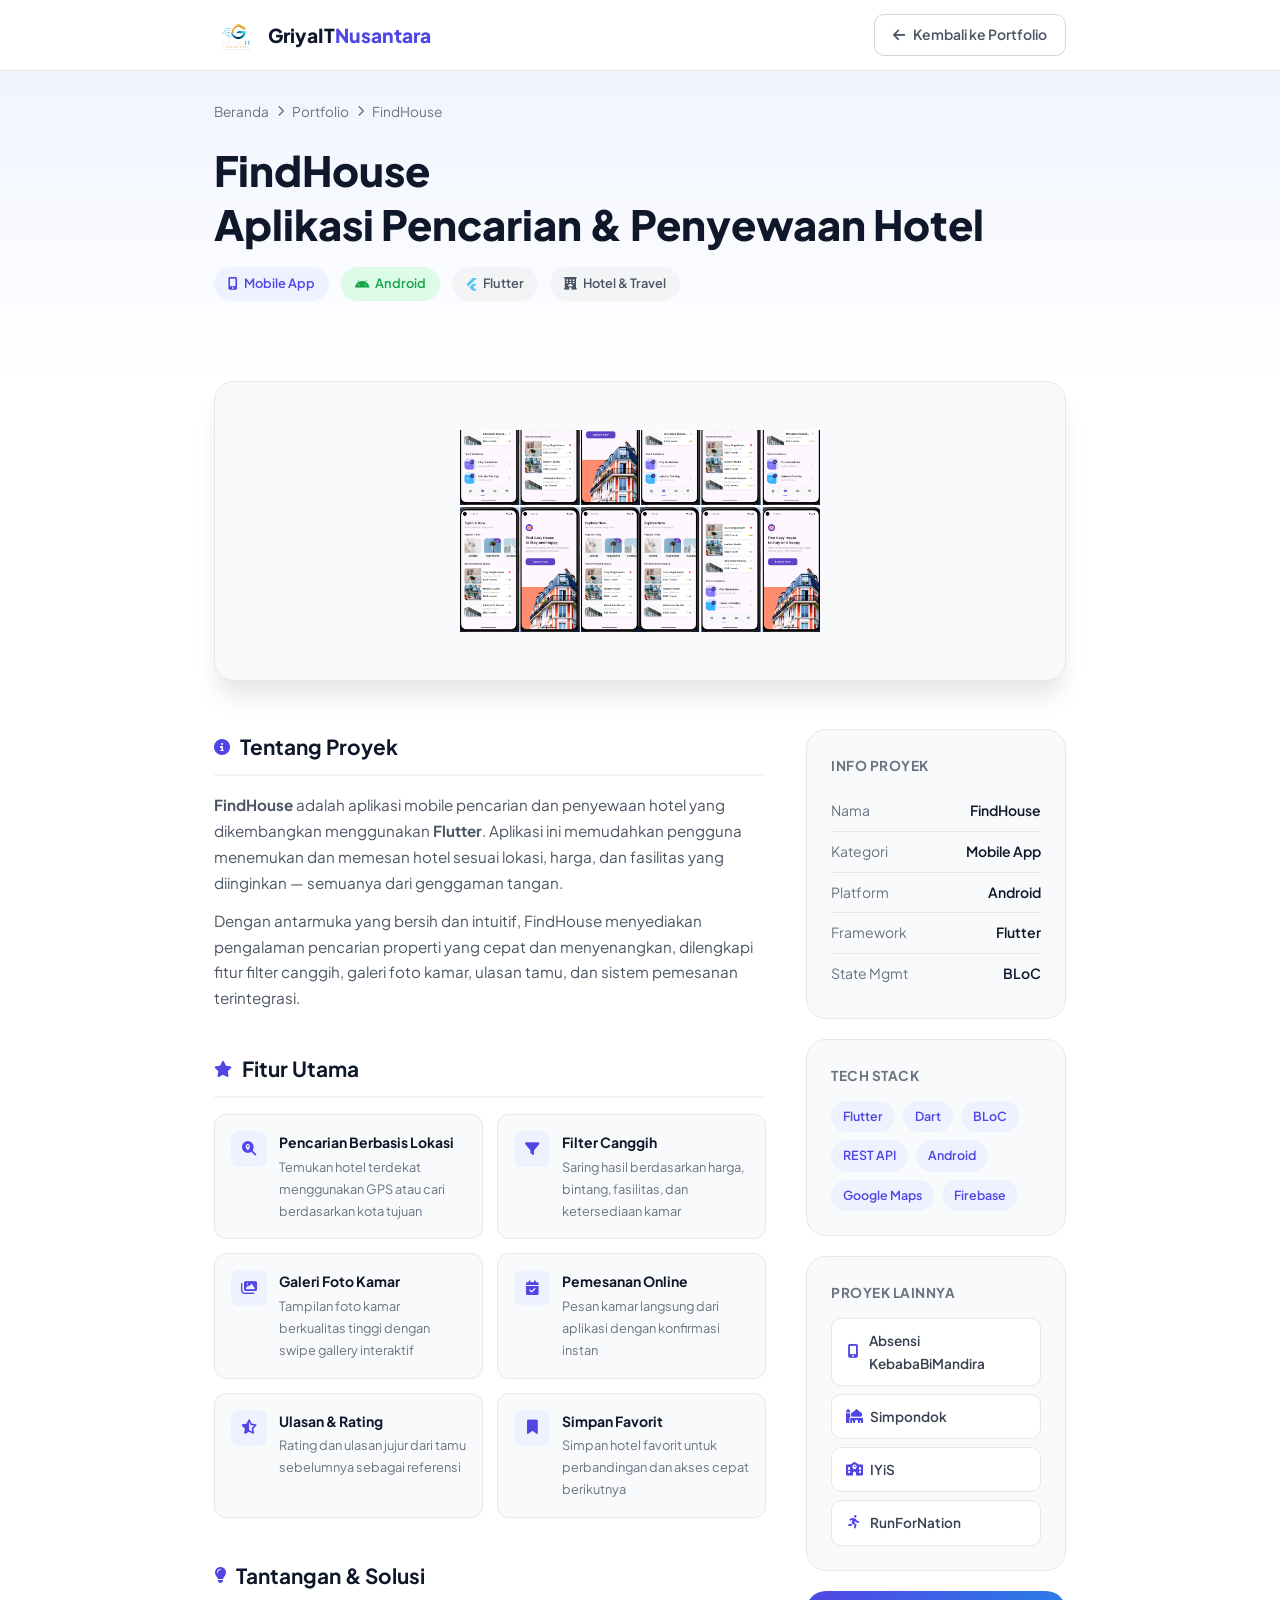
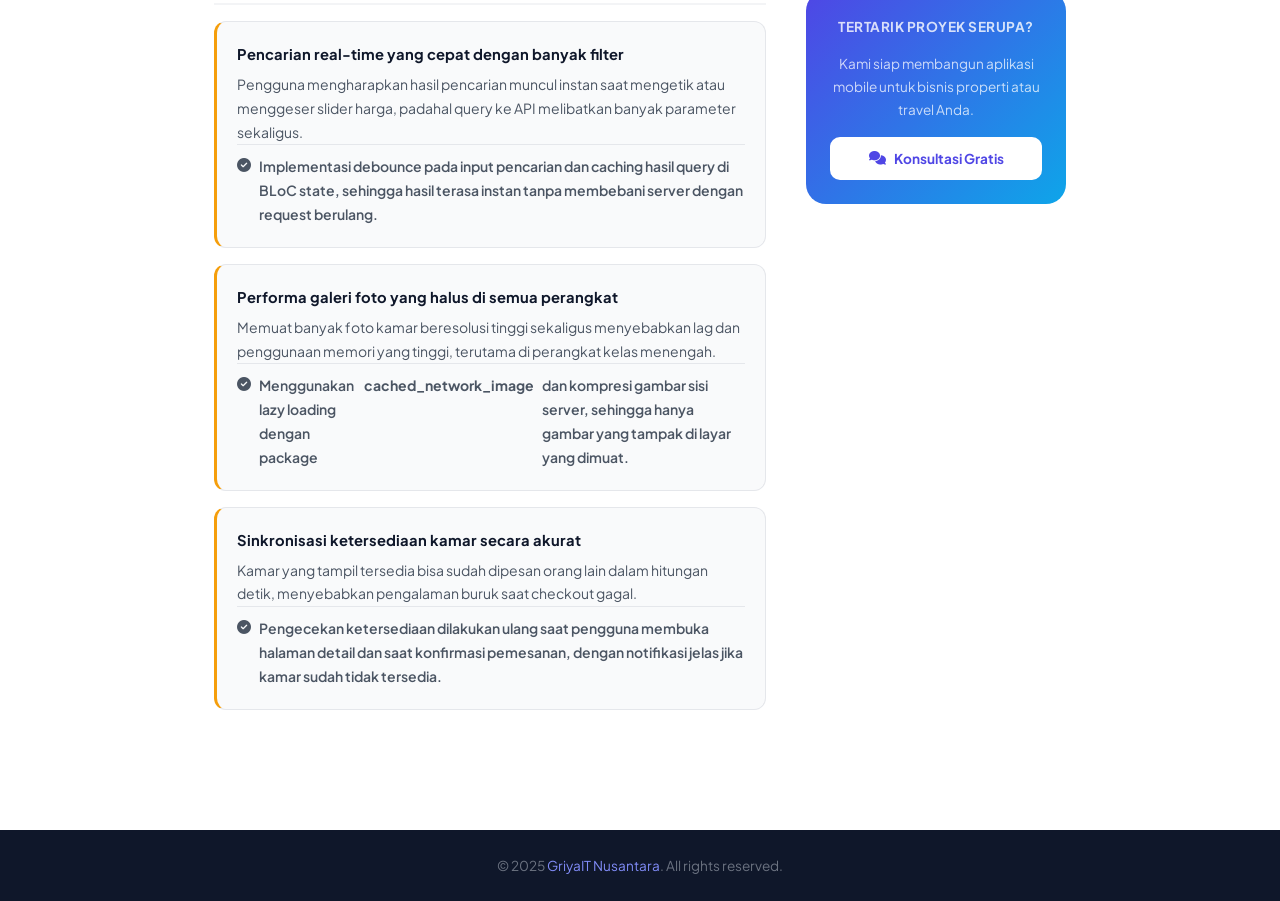
<file: portfolio/findhouse.html>
<!doctype html>
<html lang="id">
  <head>
    <meta charset="UTF-8" />
    <meta name="viewport" content="width=device-width, initial-scale=1.0" />
    <title>FindHouse — Detail Portfolio | GriyaIT Nusantara</title>
    <meta
      name="description"
      content="FindHouse adalah aplikasi mobile pencarian dan penyewaan hotel berbasis Flutter yang dikembangkan oleh GriyaIT Nusantara."
    />
    <link rel="icon" type="image/png" href="../assets/icons/LOGOGRIYAITNUSANTARANEW.png" />
    <link rel="preconnect" href="https://fonts.googleapis.com" />
    <link rel="preconnect" href="https://fonts.gstatic.com" crossorigin />
    <link
      href="https://fonts.googleapis.com/css2?family=Plus+Jakarta+Sans:wght@400;500;600;700;800&display=swap"
      rel="stylesheet"
    />
    <link
      rel="stylesheet"
      href="https://cdnjs.cloudflare.com/ajax/libs/font-awesome/6.5.1/css/all.min.css"
    />
    <style>
      :root {
        --primary: #4f46e5;
        --primary-dark: #4338ca;
        --primary-light: #818cf8;
        --primary-bg: #eef2ff;
        --secondary: #0ea5e9;
        --accent: #f59e0b;
        --dark: #0f172a;
        --dark-2: #1e293b;
        --gray-700: #374151;
        --gray-600: #4b5563;
        --gray-500: #6b7280;
        --gray-400: #9ca3af;
        --gray-300: #d1d5db;
        --gray-200: #e5e7eb;
        --gray-100: #f3f4f6;
        --gray-50: #f9fafb;
        --white: #ffffff;
        --gradient: linear-gradient(135deg, #4f46e5 0%, #0ea5e9 100%);
        --shadow: 0 4px 6px -1px rgba(0, 0, 0, 0.1);
        --shadow-lg: 0 20px 25px -5px rgba(0, 0, 0, 0.1);
        --radius: 12px;
        --radius-lg: 20px;
        --transition: all 0.3s ease;
      }

      *, *::before, *::after { margin: 0; padding: 0; box-sizing: border-box; }

      body {
        font-family: "Plus Jakarta Sans", -apple-system, sans-serif;
        color: var(--gray-700);
        line-height: 1.7;
        background: var(--white);
      }

      a { text-decoration: none; color: inherit; transition: var(--transition); }
      ul { list-style: none; }

      .container { max-width: 900px; margin: 0 auto; padding: 0 24px; }

      /* ===== NAVBAR ===== */
      .navbar {
        position: fixed;
        top: 0; left: 0; right: 0;
        z-index: 100;
        padding: 14px 0;
        background: rgba(255, 255, 255, 0.95);
        backdrop-filter: blur(20px);
        border-bottom: 1px solid var(--gray-200);
      }

      .navbar .container {
        max-width: 900px;
        display: flex;
        align-items: center;
        justify-content: space-between;
      }

      .logo { display: flex; align-items: center; gap: 10px; font-weight: 800; font-size: 1.2rem; }
      .logo-img { height: 32px; width: auto; }
      .logo-text { color: var(--dark); }
      .highlight { color: var(--primary); }

      .back-btn {
        display: inline-flex;
        align-items: center;
        gap: 8px;
        padding: 8px 18px;
        border: 1.5px solid var(--gray-300);
        border-radius: 10px;
        font-size: 0.875rem;
        font-weight: 600;
        color: var(--gray-600);
      }

      .back-btn:hover {
        border-color: var(--primary);
        color: var(--primary);
        background: var(--primary-bg);
      }

      /* ===== HERO ===== */
      .detail-hero {
        padding: 100px 0 48px;
        background: linear-gradient(180deg, var(--primary-bg) 0%, var(--white) 100%);
      }

      .breadcrumb {
        display: flex;
        align-items: center;
        gap: 8px;
        font-size: 0.85rem;
        color: var(--gray-500);
        margin-bottom: 20px;
      }

      .breadcrumb a:hover { color: var(--primary); }
      .breadcrumb i { font-size: 0.7rem; }

      .detail-hero h1 {
        font-size: clamp(1.8rem, 4vw, 2.6rem);
        font-weight: 800;
        color: var(--dark);
        line-height: 1.3;
        margin-bottom: 16px;
      }

      .detail-meta {
        display: flex;
        align-items: center;
        gap: 12px;
        flex-wrap: wrap;
        margin-bottom: 32px;
      }

      .badge {
        display: inline-flex;
        align-items: center;
        gap: 6px;
        padding: 6px 14px;
        border-radius: 50px;
        font-size: 0.8rem;
        font-weight: 600;
      }

      .badge-category { background: var(--primary-bg); color: var(--primary); }
      .badge-tech { background: var(--gray-100); color: var(--gray-600); }
      .badge-platform { background: #dcfce7; color: #16a34a; }

      /* ===== SCREENSHOT ===== */
      .screenshot-section { margin-bottom: 48px; }

      .screenshot-wrapper {
        border-radius: var(--radius-lg);
        overflow: hidden;
        box-shadow: var(--shadow-lg);
        border: 1px solid var(--gray-200);
        background: var(--gray-50);
        display: flex;
        align-items: center;
        justify-content: center;
        min-height: 300px;
        padding: 40px;
      }

      .screenshot-wrapper img {
        max-width: 360px;
        width: 100%;
        height: auto;
        display: block;
      }

      /* ===== CONTENT ===== */
      .detail-content { padding-bottom: 80px; }

      .content-grid {
        display: grid;
        grid-template-columns: 1fr 260px;
        gap: 40px;
        align-items: start;
      }

      .main-content section { margin-bottom: 40px; }

      .main-content h2 {
        font-size: 1.3rem;
        font-weight: 700;
        color: var(--dark);
        margin-bottom: 16px;
        padding-bottom: 10px;
        border-bottom: 2px solid var(--gray-100);
        display: flex;
        align-items: center;
        gap: 10px;
      }

      .main-content h2 i { color: var(--primary); font-size: 1rem; }

      .main-content p {
        color: var(--gray-600);
        font-size: 0.95rem;
        margin-bottom: 12px;
      }

      /* Feature grid */
      .feature-grid {
        display: grid;
        grid-template-columns: 1fr 1fr;
        gap: 14px;
      }

      .feature-item {
        display: flex;
        align-items: flex-start;
        gap: 12px;
        padding: 16px;
        background: var(--gray-50);
        border-radius: var(--radius);
        border: 1px solid var(--gray-200);
      }

      .feature-icon {
        width: 36px;
        height: 36px;
        background: var(--primary-bg);
        color: var(--primary);
        border-radius: 8px;
        display: flex;
        align-items: center;
        justify-content: center;
        font-size: 0.9rem;
        flex-shrink: 0;
      }

      .feature-item h4 {
        font-size: 0.875rem;
        font-weight: 700;
        color: var(--dark);
        margin-bottom: 2px;
      }

      .feature-item p {
        font-size: 0.8rem;
        color: var(--gray-500);
        margin: 0;
      }

      /* Challenge list */
      .challenge-list { display: flex; flex-direction: column; gap: 16px; }

      .challenge-item {
        padding: 20px;
        background: var(--gray-50);
        border-radius: var(--radius);
        border: 1px solid var(--gray-200);
        border-left: 3px solid var(--accent);
      }

      .challenge-item h4 {
        font-size: 0.92rem;
        font-weight: 700;
        color: var(--dark);
        margin-bottom: 6px;
      }

      .challenge-item p { font-size: 0.875rem; color: var(--gray-600); margin: 0; }

      .solution {
        display: flex;
        align-items: flex-start;
        gap: 8px;
        margin-top: 10px;
        padding-top: 10px;
        border-top: 1px solid var(--gray-200);
        font-size: 0.875rem;
        color: #16a34a;
        font-weight: 600;
      }

      .solution i { margin-top: 3px; flex-shrink: 0; }

      /* Sidebar */
      .sidebar {
        position: sticky;
        top: 90px;
        display: flex;
        flex-direction: column;
        gap: 20px;
      }

      .sidebar-card {
        padding: 24px;
        background: var(--gray-50);
        border-radius: var(--radius-lg);
        border: 1px solid var(--gray-200);
      }

      .sidebar-card h4 {
        font-size: 0.85rem;
        font-weight: 700;
        color: var(--gray-500);
        text-transform: uppercase;
        letter-spacing: 0.5px;
        margin-bottom: 14px;
      }

      .info-row {
        display: flex;
        justify-content: space-between;
        align-items: flex-start;
        padding: 8px 0;
        border-bottom: 1px solid var(--gray-200);
        font-size: 0.875rem;
        gap: 8px;
      }

      .info-row:last-child { border-bottom: none; }
      .info-row .label { color: var(--gray-500); flex-shrink: 0; }
      .info-row .value { color: var(--dark); font-weight: 600; text-align: right; }

      .tech-tags { display: flex; flex-wrap: wrap; gap: 8px; }

      .tech-tag {
        padding: 5px 12px;
        background: var(--primary-bg);
        color: var(--primary);
        border-radius: 50px;
        font-size: 0.78rem;
        font-weight: 600;
      }

      .link-list { display: flex; flex-direction: column; gap: 8px; }

      .link-list a {
        display: flex;
        align-items: center;
        gap: 8px;
        padding: 10px 14px;
        background: var(--white);
        border: 1px solid var(--gray-200);
        border-radius: 10px;
        font-size: 0.85rem;
        font-weight: 600;
        color: var(--gray-700);
      }

      .link-list a:hover {
        border-color: var(--primary);
        color: var(--primary);
        background: var(--primary-bg);
      }

      .link-list a i { color: var(--primary); width: 16px; text-align: center; }

      .cta-card {
        background: var(--gradient);
        border: none;
        text-align: center;
      }

      .cta-card h4 { color: rgba(255, 255, 255, 0.8); }

      .cta-card p {
        font-size: 0.85rem;
        color: rgba(255, 255, 255, 0.75);
        margin-bottom: 16px;
      }

      .btn-white-sm {
        display: inline-flex;
        align-items: center;
        gap: 8px;
        padding: 10px 20px;
        background: var(--white);
        color: var(--primary);
        border-radius: 10px;
        font-size: 0.85rem;
        font-weight: 700;
        width: 100%;
        justify-content: center;
      }

      .btn-white-sm:hover { background: var(--primary-bg); }

      /* ===== FOOTER ===== */
      .detail-footer {
        padding: 24px 0;
        background: var(--dark);
        text-align: center;
        color: var(--gray-500);
        font-size: 0.85rem;
      }

      .detail-footer a { color: var(--primary-light); }
      .detail-footer a:hover { color: var(--white); }

      /* ===== RESPONSIVE ===== */
      @media (max-width: 768px) {
        .content-grid { grid-template-columns: 1fr; }
        .sidebar { position: static; order: -1; }
        .feature-grid { grid-template-columns: 1fr; }
        .detail-meta { gap: 8px; }
      }
    </style>
  </head>
  <body>

    <!-- Navbar -->
    <nav class="navbar">
      <div class="container">
        <a href="../index.html" class="logo">
          <img src="../assets/icons/LOGOGRIYAITNUSANTARANEW.png" alt="GriyaIT Nusantara" class="logo-img" />
          <span class="logo-text">GriyaIT<span class="highlight">Nusantara</span></span>
        </a>
        <a href="../index.html#portfolio" class="back-btn">
          <i class="fas fa-arrow-left"></i> Kembali ke Portfolio
        </a>
      </div>
    </nav>

    <!-- Hero -->
    <section class="detail-hero">
      <div class="container">
        <div class="breadcrumb">
          <a href="../index.html">Beranda</a>
          <i class="fas fa-chevron-right"></i>
          <a href="../index.html#portfolio">Portfolio</a>
          <i class="fas fa-chevron-right"></i>
          <span>FindHouse</span>
        </div>
        <h1>FindHouse<br>Aplikasi Pencarian & Penyewaan Hotel</h1>
        <div class="detail-meta">
          <span class="badge badge-category"><i class="fas fa-mobile-alt"></i> Mobile App</span>
          <span class="badge badge-platform"><i class="fab fa-android"></i> Android</span>
          <span class="badge badge-tech"><i class="fab fa-flutter" style="color:#54c5f8"></i> Flutter</span>
          <span class="badge badge-tech"><i class="fas fa-hotel"></i> Hotel & Travel</span>
        </div>
      </div>
    </section>

    <!-- Screenshot / Logo -->
    <div class="container">
      <div class="screenshot-section">
        <div class="screenshot-wrapper">
          <img
            src="../assets/images/portofolio/LOGOBGFINDHOUSE.png"
            alt="FindHouse — Aplikasi Pencarian Penyewaan Hotel"
            loading="lazy"
          />
        </div>
      </div>
    </div>

    <!-- Content -->
    <div class="container">
      <div class="detail-content">
        <div class="content-grid">

          <!-- Main -->
          <div class="main-content">

            <section>
              <h2><i class="fas fa-info-circle"></i> Tentang Proyek</h2>
              <p>
                <strong>FindHouse</strong> adalah aplikasi mobile pencarian dan penyewaan hotel
                yang dikembangkan menggunakan <strong>Flutter</strong>. Aplikasi ini memudahkan
                pengguna menemukan dan memesan hotel sesuai lokasi, harga, dan fasilitas yang
                diinginkan — semuanya dari genggaman tangan.
              </p>
              <p>
                Dengan antarmuka yang bersih dan intuitif, FindHouse menyediakan pengalaman
                pencarian properti yang cepat dan menyenangkan, dilengkapi fitur filter canggih,
                galeri foto kamar, ulasan tamu, dan sistem pemesanan terintegrasi.
              </p>
            </section>

            <section>
              <h2><i class="fas fa-star"></i> Fitur Utama</h2>
              <div class="feature-grid">
                <div class="feature-item">
                  <div class="feature-icon"><i class="fas fa-search-location"></i></div>
                  <div>
                    <h4>Pencarian Berbasis Lokasi</h4>
                    <p>Temukan hotel terdekat menggunakan GPS atau cari berdasarkan kota tujuan</p>
                  </div>
                </div>
                <div class="feature-item">
                  <div class="feature-icon"><i class="fas fa-filter"></i></div>
                  <div>
                    <h4>Filter Canggih</h4>
                    <p>Saring hasil berdasarkan harga, bintang, fasilitas, dan ketersediaan kamar</p>
                  </div>
                </div>
                <div class="feature-item">
                  <div class="feature-icon"><i class="fas fa-images"></i></div>
                  <div>
                    <h4>Galeri Foto Kamar</h4>
                    <p>Tampilan foto kamar berkualitas tinggi dengan swipe gallery interaktif</p>
                  </div>
                </div>
                <div class="feature-item">
                  <div class="feature-icon"><i class="fas fa-calendar-check"></i></div>
                  <div>
                    <h4>Pemesanan Online</h4>
                    <p>Pesan kamar langsung dari aplikasi dengan konfirmasi instan</p>
                  </div>
                </div>
                <div class="feature-item">
                  <div class="feature-icon"><i class="fas fa-star-half-alt"></i></div>
                  <div>
                    <h4>Ulasan & Rating</h4>
                    <p>Rating dan ulasan jujur dari tamu sebelumnya sebagai referensi</p>
                  </div>
                </div>
                <div class="feature-item">
                  <div class="feature-icon"><i class="fas fa-bookmark"></i></div>
                  <div>
                    <h4>Simpan Favorit</h4>
                    <p>Simpan hotel favorit untuk perbandingan dan akses cepat berikutnya</p>
                  </div>
                </div>
              </div>
            </section>

            <section>
              <h2><i class="fas fa-lightbulb"></i> Tantangan & Solusi</h2>
              <div class="challenge-list">
                <div class="challenge-item">
                  <h4>Pencarian real-time yang cepat dengan banyak filter</h4>
                  <p>Pengguna mengharapkan hasil pencarian muncul instan saat mengetik atau menggeser slider harga, padahal query ke API melibatkan banyak parameter sekaligus.</p>
                  <p class="solution"><i class="fas fa-check-circle"></i> Implementasi debounce pada input pencarian dan caching hasil query di BLoC state, sehingga hasil terasa instan tanpa membebani server dengan request berulang.</p>
                </div>
                <div class="challenge-item">
                  <h4>Performa galeri foto yang halus di semua perangkat</h4>
                  <p>Memuat banyak foto kamar beresolusi tinggi sekaligus menyebabkan lag dan penggunaan memori yang tinggi, terutama di perangkat kelas menengah.</p>
                  <p class="solution"><i class="fas fa-check-circle"></i> Menggunakan lazy loading dengan package <strong>cached_network_image</strong> dan kompresi gambar sisi server, sehingga hanya gambar yang tampak di layar yang dimuat.</p>
                </div>
                <div class="challenge-item">
                  <h4>Sinkronisasi ketersediaan kamar secara akurat</h4>
                  <p>Kamar yang tampil tersedia bisa sudah dipesan orang lain dalam hitungan detik, menyebabkan pengalaman buruk saat checkout gagal.</p>
                  <p class="solution"><i class="fas fa-check-circle"></i> Pengecekan ketersediaan dilakukan ulang saat pengguna membuka halaman detail dan saat konfirmasi pemesanan, dengan notifikasi jelas jika kamar sudah tidak tersedia.</p>
                </div>
              </div>
            </section>

          </div>

          <!-- Sidebar -->
          <aside class="sidebar">

            <div class="sidebar-card">
              <h4>Info Proyek</h4>
              <div class="info-row">
                <span class="label">Nama</span>
                <span class="value">FindHouse</span>
              </div>
              <div class="info-row">
                <span class="label">Kategori</span>
                <span class="value">Mobile App</span>
              </div>
              <div class="info-row">
                <span class="label">Platform</span>
                <span class="value">Android</span>
              </div>
              <div class="info-row">
                <span class="label">Framework</span>
                <span class="value">Flutter</span>
              </div>
              <div class="info-row">
                <span class="label">State Mgmt</span>
                <span class="value">BLoC</span>
              </div>
            </div>

            <div class="sidebar-card">
              <h4>Tech Stack</h4>
              <div class="tech-tags">
                <span class="tech-tag">Flutter</span>
                <span class="tech-tag">Dart</span>
                <span class="tech-tag">BLoC</span>
                <span class="tech-tag">REST API</span>
                <span class="tech-tag">Android</span>
                <span class="tech-tag">Google Maps</span>
                <span class="tech-tag">Firebase</span>
              </div>
            </div>

            <div class="sidebar-card">
              <h4>Proyek Lainnya</h4>
              <div class="link-list">
                <a href="abimandira.html">
                  <i class="fas fa-mobile-alt"></i> Absensi KebabaBiMandira
                </a>
                <a href="simpondok.html">
                  <i class="fas fa-mosque"></i> Simpondok
                </a>
                <a href="iyis.html">
                  <i class="fas fa-school"></i> IYiS
                </a>
                <a href="runfornation.html">
                  <i class="fas fa-running"></i> RunForNation
                </a>
              </div>
            </div>

            <div class="sidebar-card cta-card">
              <h4>Tertarik proyek serupa?</h4>
              <p>Kami siap membangun aplikasi mobile untuk bisnis properti atau travel Anda.</p>
              <a href="../index.html#kontak" class="btn-white-sm">
                <i class="fas fa-comments"></i> Konsultasi Gratis
              </a>
            </div>

          </aside>
        </div>
      </div>
    </div>

    <!-- Footer -->
    <footer class="detail-footer">
      <p>&copy; 2025 <a href="../index.html">GriyaIT Nusantara</a>. All rights reserved.</p>
    </footer>

  </body>
</html>
</file>
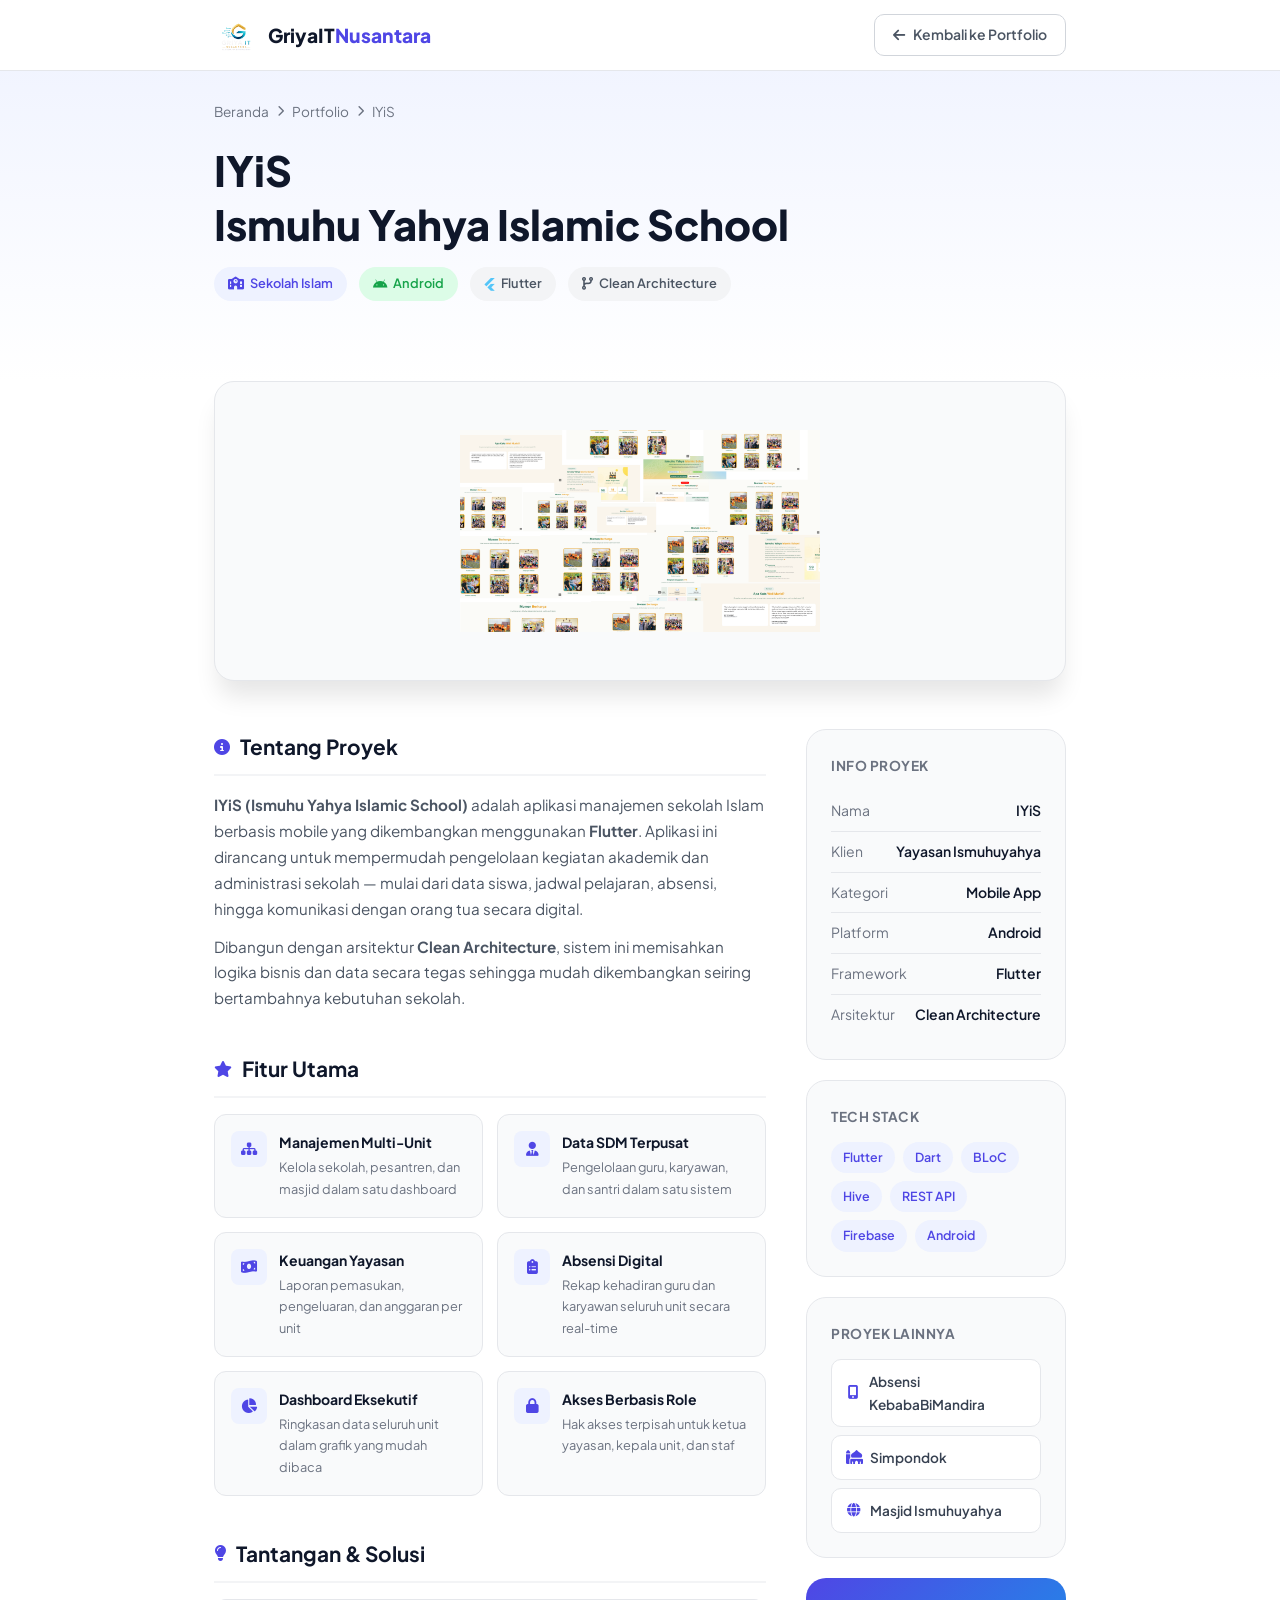
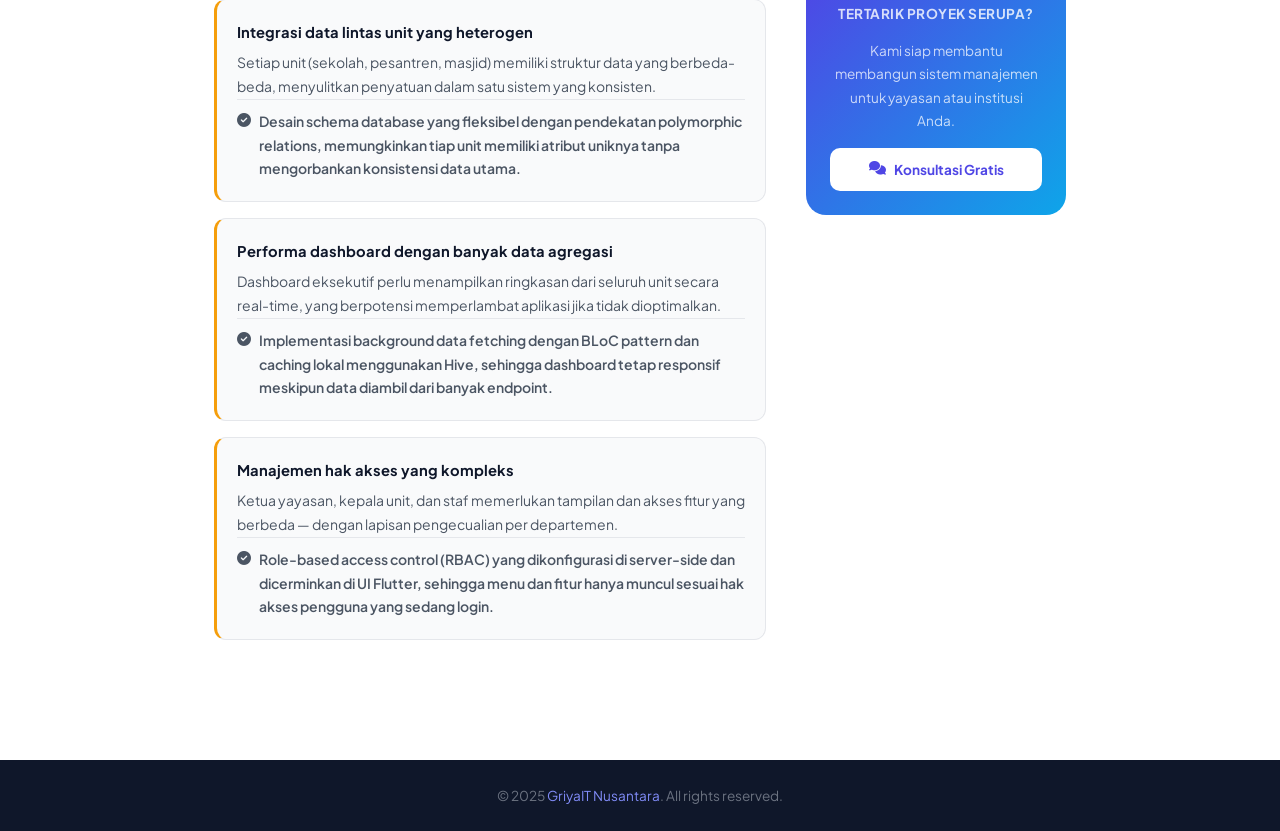
<file: portfolio/iyis.html>
<!doctype html>
<html lang="id">
  <head>
    <meta charset="UTF-8" />
    <meta name="viewport" content="width=device-width, initial-scale=1.0" />
    <title>IYiS — Detail Portfolio | GriyaIT Nusantara</title>
    <meta
      name="description"
      content="IYiS (Ismuhu Yahya Islamic School) adalah aplikasi manajemen sekolah Islam berbasis Flutter yang dikembangkan oleh GriyaIT Nusantara."
    />
    <link
      rel="icon"
      type="image/png"
      href="../assets/icons/LOGOGRIYAITNUSANTARANEW.png"
    />
    <link rel="preconnect" href="https://fonts.googleapis.com" />
    <link rel="preconnect" href="https://fonts.gstatic.com" crossorigin />
    <link
      href="https://fonts.googleapis.com/css2?family=Plus+Jakarta+Sans:wght@400;500;600;700;800&display=swap"
      rel="stylesheet"
    />
    <link
      rel="stylesheet"
      href="https://cdnjs.cloudflare.com/ajax/libs/font-awesome/6.5.1/css/all.min.css"
    />
    <style>
      :root {
        --primary: #4f46e5;
        --primary-dark: #4338ca;
        --primary-light: #818cf8;
        --primary-bg: #eef2ff;
        --secondary: #0ea5e9;
        --accent: #f59e0b;
        --dark: #0f172a;
        --dark-2: #1e293b;
        --gray-700: #374151;
        --gray-600: #4b5563;
        --gray-500: #6b7280;
        --gray-400: #9ca3af;
        --gray-300: #d1d5db;
        --gray-200: #e5e7eb;
        --gray-100: #f3f4f6;
        --gray-50: #f9fafb;
        --white: #ffffff;
        --gradient: linear-gradient(135deg, #4f46e5 0%, #0ea5e9 100%);
        --shadow: 0 4px 6px -1px rgba(0, 0, 0, 0.1);
        --shadow-lg: 0 20px 25px -5px rgba(0, 0, 0, 0.1);
        --radius: 12px;
        --radius-lg: 20px;
        --transition: all 0.3s ease;
      }

      *,
      *::before,
      *::after {
        margin: 0;
        padding: 0;
        box-sizing: border-box;
      }

      body {
        font-family:
          "Plus Jakarta Sans",
          -apple-system,
          sans-serif;
        color: var(--gray-700);
        line-height: 1.7;
        background: var(--white);
      }

      a {
        text-decoration: none;
        color: inherit;
        transition: var(--transition);
      }
      ul {
        list-style: none;
      }

      .container {
        max-width: 900px;
        margin: 0 auto;
        padding: 0 24px;
      }

      /* ===== NAVBAR ===== */
      .navbar {
        position: fixed;
        top: 0;
        left: 0;
        right: 0;
        z-index: 100;
        padding: 14px 0;
        background: rgba(255, 255, 255, 0.95);
        backdrop-filter: blur(20px);
        border-bottom: 1px solid var(--gray-200);
      }

      .navbar .container {
        max-width: 900px;
        display: flex;
        align-items: center;
        justify-content: space-between;
      }

      .logo {
        display: flex;
        align-items: center;
        gap: 10px;
        font-weight: 800;
        font-size: 1.2rem;
      }

      .logo-img {
        height: 32px;
        width: auto;
      }
      .logo-text {
        color: var(--dark);
      }
      .highlight {
        color: var(--primary);
      }

      .back-btn {
        display: inline-flex;
        align-items: center;
        gap: 8px;
        padding: 8px 18px;
        border: 1.5px solid var(--gray-300);
        border-radius: 10px;
        font-size: 0.875rem;
        font-weight: 600;
        color: var(--gray-600);
      }

      .back-btn:hover {
        border-color: var(--primary);
        color: var(--primary);
        background: var(--primary-bg);
      }

      /* ===== HERO ===== */
      .detail-hero {
        padding: 100px 0 48px;
        background: linear-gradient(
          180deg,
          var(--primary-bg) 0%,
          var(--white) 100%
        );
      }

      .breadcrumb {
        display: flex;
        align-items: center;
        gap: 8px;
        font-size: 0.85rem;
        color: var(--gray-500);
        margin-bottom: 20px;
      }

      .breadcrumb a:hover {
        color: var(--primary);
      }
      .breadcrumb i {
        font-size: 0.7rem;
      }

      .detail-hero h1 {
        font-size: clamp(1.8rem, 4vw, 2.6rem);
        font-weight: 800;
        color: var(--dark);
        line-height: 1.3;
        margin-bottom: 16px;
      }

      .detail-meta {
        display: flex;
        align-items: center;
        gap: 12px;
        flex-wrap: wrap;
        margin-bottom: 32px;
      }

      .badge {
        display: inline-flex;
        align-items: center;
        gap: 6px;
        padding: 6px 14px;
        border-radius: 50px;
        font-size: 0.8rem;
        font-weight: 600;
      }

      .badge-category {
        background: var(--primary-bg);
        color: var(--primary);
      }
      .badge-tech {
        background: var(--gray-100);
        color: var(--gray-600);
      }
      .badge-platform {
        background: #dcfce7;
        color: #16a34a;
      }

      /* ===== SCREENSHOT ===== */
      .screenshot-section {
        margin-bottom: 48px;
      }

      .screenshot-wrapper {
        border-radius: var(--radius-lg);
        overflow: hidden;
        box-shadow: var(--shadow-lg);
        border: 1px solid var(--gray-200);
        background: var(--gray-50);
        display: flex;
        align-items: center;
        justify-content: center;
        min-height: 300px;
        padding: 40px;
      }

      .screenshot-wrapper img {
        max-width: 360px;
        width: 100%;
        height: auto;
        display: block;
      }

      /* ===== CONTENT ===== */
      .detail-content {
        padding-bottom: 80px;
      }

      .content-grid {
        display: grid;
        grid-template-columns: 1fr 260px;
        gap: 40px;
        align-items: start;
      }

      .main-content section {
        margin-bottom: 40px;
      }

      .main-content h2 {
        font-size: 1.3rem;
        font-weight: 700;
        color: var(--dark);
        margin-bottom: 16px;
        padding-bottom: 10px;
        border-bottom: 2px solid var(--gray-100);
        display: flex;
        align-items: center;
        gap: 10px;
      }

      .main-content h2 i {
        color: var(--primary);
        font-size: 1rem;
      }

      .main-content p {
        color: var(--gray-600);
        font-size: 0.95rem;
        margin-bottom: 12px;
      }

      /* Feature grid */
      .feature-grid {
        display: grid;
        grid-template-columns: 1fr 1fr;
        gap: 14px;
      }

      .feature-item {
        display: flex;
        align-items: flex-start;
        gap: 12px;
        padding: 16px;
        background: var(--gray-50);
        border-radius: var(--radius);
        border: 1px solid var(--gray-200);
      }

      .feature-icon {
        width: 36px;
        height: 36px;
        background: var(--primary-bg);
        color: var(--primary);
        border-radius: 8px;
        display: flex;
        align-items: center;
        justify-content: center;
        font-size: 0.9rem;
        flex-shrink: 0;
      }

      .feature-item h4 {
        font-size: 0.875rem;
        font-weight: 700;
        color: var(--dark);
        margin-bottom: 2px;
      }

      .feature-item p {
        font-size: 0.8rem;
        color: var(--gray-500);
        margin: 0;
      }

      /* Challenge list */
      .challenge-list {
        display: flex;
        flex-direction: column;
        gap: 16px;
      }

      .challenge-item {
        padding: 20px;
        background: var(--gray-50);
        border-radius: var(--radius);
        border: 1px solid var(--gray-200);
        border-left: 3px solid var(--accent);
      }

      .challenge-item h4 {
        font-size: 0.92rem;
        font-weight: 700;
        color: var(--dark);
        margin-bottom: 6px;
      }

      .challenge-item p {
        font-size: 0.875rem;
        color: var(--gray-600);
        margin: 0;
      }

      .solution {
        display: flex;
        align-items: flex-start;
        gap: 8px;
        margin-top: 10px;
        padding-top: 10px;
        border-top: 1px solid var(--gray-200);
        font-size: 0.875rem;
        color: #16a34a;
        font-weight: 600;
      }

      .solution i {
        margin-top: 3px;
        flex-shrink: 0;
      }

      /* Sidebar */
      .sidebar {
        position: sticky;
        top: 90px;
        display: flex;
        flex-direction: column;
        gap: 20px;
      }

      .sidebar-card {
        padding: 24px;
        background: var(--gray-50);
        border-radius: var(--radius-lg);
        border: 1px solid var(--gray-200);
      }

      .sidebar-card h4 {
        font-size: 0.85rem;
        font-weight: 700;
        color: var(--gray-500);
        text-transform: uppercase;
        letter-spacing: 0.5px;
        margin-bottom: 14px;
      }

      .info-row {
        display: flex;
        justify-content: space-between;
        align-items: flex-start;
        padding: 8px 0;
        border-bottom: 1px solid var(--gray-200);
        font-size: 0.875rem;
        gap: 8px;
      }

      .info-row:last-child {
        border-bottom: none;
      }
      .info-row .label {
        color: var(--gray-500);
        flex-shrink: 0;
      }
      .info-row .value {
        color: var(--dark);
        font-weight: 600;
        text-align: right;
      }

      .tech-tags {
        display: flex;
        flex-wrap: wrap;
        gap: 8px;
      }

      .tech-tag {
        padding: 5px 12px;
        background: var(--primary-bg);
        color: var(--primary);
        border-radius: 50px;
        font-size: 0.78rem;
        font-weight: 600;
      }

      .link-list {
        display: flex;
        flex-direction: column;
        gap: 8px;
      }

      .link-list a {
        display: flex;
        align-items: center;
        gap: 8px;
        padding: 10px 14px;
        background: var(--white);
        border: 1px solid var(--gray-200);
        border-radius: 10px;
        font-size: 0.85rem;
        font-weight: 600;
        color: var(--gray-700);
      }

      .link-list a:hover {
        border-color: var(--primary);
        color: var(--primary);
        background: var(--primary-bg);
      }

      .link-list a i {
        color: var(--primary);
        width: 16px;
        text-align: center;
      }

      .cta-card {
        background: var(--gradient);
        border: none;
        text-align: center;
      }

      .cta-card h4 {
        color: rgba(255, 255, 255, 0.8);
      }

      .cta-card p {
        font-size: 0.85rem;
        color: rgba(255, 255, 255, 0.75);
        margin-bottom: 16px;
      }

      .btn-white-sm {
        display: inline-flex;
        align-items: center;
        gap: 8px;
        padding: 10px 20px;
        background: var(--white);
        color: var(--primary);
        border-radius: 10px;
        font-size: 0.85rem;
        font-weight: 700;
        width: 100%;
        justify-content: center;
      }

      .btn-white-sm:hover {
        background: var(--primary-bg);
      }

      /* ===== FOOTER ===== */
      .detail-footer {
        padding: 24px 0;
        background: var(--dark);
        text-align: center;
        color: var(--gray-500);
        font-size: 0.85rem;
      }

      .detail-footer a {
        color: var(--primary-light);
      }
      .detail-footer a:hover {
        color: var(--white);
      }

      /* ===== RESPONSIVE ===== */
      @media (max-width: 768px) {
        .content-grid {
          grid-template-columns: 1fr;
        }
        .sidebar {
          position: static;
          order: -1;
        }
        .feature-grid {
          grid-template-columns: 1fr;
        }
        .detail-meta {
          gap: 8px;
        }
      }
    </style>
  </head>
  <body>
    <!-- Navbar -->
    <nav class="navbar">
      <div class="container">
        <a href="../index.html" class="logo">
          <img
            src="../assets/icons/LOGOGRIYAITNUSANTARANEW.png"
            alt="GriyaIT Nusantara"
            class="logo-img"
          />
          <span class="logo-text"
            >GriyaIT<span class="highlight">Nusantara</span></span
          >
        </a>
        <a href="../index.html#portfolio" class="back-btn">
          <i class="fas fa-arrow-left"></i> Kembali ke Portfolio
        </a>
      </div>
    </nav>

    <!-- Hero -->
    <section class="detail-hero">
      <div class="container">
        <div class="breadcrumb">
          <a href="../index.html">Beranda</a>
          <i class="fas fa-chevron-right"></i>
          <a href="../index.html#portfolio">Portfolio</a>
          <i class="fas fa-chevron-right"></i>
          <span>IYiS</span>
        </div>
        <h1>IYiS<br />Ismuhu Yahya Islamic School</h1>
        <div class="detail-meta">
          <span class="badge badge-category"
            ><i class="fas fa-school"></i> Sekolah Islam</span
          >
          <span class="badge badge-platform"
            ><i class="fab fa-android"></i> Android</span
          >
          <span class="badge badge-tech"
            ><i class="fab fa-flutter" style="color: #54c5f8"></i> Flutter</span
          >
          <span class="badge badge-tech"
            ><i class="fas fa-code-branch"></i> Clean Architecture</span
          >
        </div>
      </div>
    </section>

    <!-- Screenshot / Logo -->
    <div class="container">
      <div class="screenshot-section">
        <div class="screenshot-wrapper">
          <img
            src="../assets/images/portofolio/LOGOBGIYIS.png"
            alt="IYiS — Islamic Yayasan Integrated System"
            loading="lazy"
          />
        </div>
      </div>
    </div>

    <!-- Content -->
    <div class="container">
      <div class="detail-content">
        <div class="content-grid">
          <!-- Main -->
          <div class="main-content">
            <section>
              <h2><i class="fas fa-info-circle"></i> Tentang Proyek</h2>
              <p>
                <strong>IYiS (Ismuhu Yahya Islamic School)</strong> adalah
                aplikasi manajemen sekolah Islam berbasis mobile yang dikembangkan
                menggunakan <strong>Flutter</strong>. Aplikasi ini dirancang
                untuk mempermudah pengelolaan kegiatan akademik dan administrasi
                sekolah — mulai dari data siswa, jadwal pelajaran, absensi, hingga
                komunikasi dengan orang tua secara digital.
              </p>
              <p>
                Dibangun dengan arsitektur <strong>Clean Architecture</strong>,
                sistem ini memisahkan logika bisnis dan data secara tegas
                sehingga mudah dikembangkan seiring bertambahnya kebutuhan sekolah.
              </p>
            </section>

            <section>
              <h2><i class="fas fa-star"></i> Fitur Utama</h2>
              <div class="feature-grid">
                <div class="feature-item">
                  <div class="feature-icon"><i class="fas fa-sitemap"></i></div>
                  <div>
                    <h4>Manajemen Multi-Unit</h4>
                    <p>
                      Kelola sekolah, pesantren, dan masjid dalam satu dashboard
                    </p>
                  </div>
                </div>
                <div class="feature-item">
                  <div class="feature-icon">
                    <i class="fas fa-user-tie"></i>
                  </div>
                  <div>
                    <h4>Data SDM Terpusat</h4>
                    <p>
                      Pengelolaan guru, karyawan, dan santri dalam satu sistem
                    </p>
                  </div>
                </div>
                <div class="feature-item">
                  <div class="feature-icon">
                    <i class="fas fa-money-bill-wave"></i>
                  </div>
                  <div>
                    <h4>Keuangan Yayasan</h4>
                    <p>Laporan pemasukan, pengeluaran, dan anggaran per unit</p>
                  </div>
                </div>
                <div class="feature-item">
                  <div class="feature-icon">
                    <i class="fas fa-clipboard-list"></i>
                  </div>
                  <div>
                    <h4>Absensi Digital</h4>
                    <p>
                      Rekap kehadiran guru dan karyawan seluruh unit secara
                      real-time
                    </p>
                  </div>
                </div>
                <div class="feature-item">
                  <div class="feature-icon">
                    <i class="fas fa-chart-pie"></i>
                  </div>
                  <div>
                    <h4>Dashboard Eksekutif</h4>
                    <p>
                      Ringkasan data seluruh unit dalam grafik yang mudah dibaca
                    </p>
                  </div>
                </div>
                <div class="feature-item">
                  <div class="feature-icon"><i class="fas fa-lock"></i></div>
                  <div>
                    <h4>Akses Berbasis Role</h4>
                    <p>
                      Hak akses terpisah untuk ketua yayasan, kepala unit, dan
                      staf
                    </p>
                  </div>
                </div>
              </div>
            </section>

            <section>
              <h2><i class="fas fa-lightbulb"></i> Tantangan & Solusi</h2>
              <div class="challenge-list">
                <div class="challenge-item">
                  <h4>Integrasi data lintas unit yang heterogen</h4>
                  <p>
                    Setiap unit (sekolah, pesantren, masjid) memiliki struktur
                    data yang berbeda-beda, menyulitkan penyatuan dalam satu
                    sistem yang konsisten.
                  </p>
                  <p class="solution">
                    <i class="fas fa-check-circle"></i> Desain schema database
                    yang fleksibel dengan pendekatan polymorphic relations,
                    memungkinkan tiap unit memiliki atribut uniknya tanpa
                    mengorbankan konsistensi data utama.
                  </p>
                </div>
                <div class="challenge-item">
                  <h4>Performa dashboard dengan banyak data agregasi</h4>
                  <p>
                    Dashboard eksekutif perlu menampilkan ringkasan dari seluruh
                    unit secara real-time, yang berpotensi memperlambat aplikasi
                    jika tidak dioptimalkan.
                  </p>
                  <p class="solution">
                    <i class="fas fa-check-circle"></i> Implementasi background
                    data fetching dengan BLoC pattern dan caching lokal
                    menggunakan Hive, sehingga dashboard tetap responsif
                    meskipun data diambil dari banyak endpoint.
                  </p>
                </div>
                <div class="challenge-item">
                  <h4>Manajemen hak akses yang kompleks</h4>
                  <p>
                    Ketua yayasan, kepala unit, dan staf memerlukan tampilan dan
                    akses fitur yang berbeda — dengan lapisan pengecualian per
                    departemen.
                  </p>
                  <p class="solution">
                    <i class="fas fa-check-circle"></i> Role-based access
                    control (RBAC) yang dikonfigurasi di server-side dan
                    dicerminkan di UI Flutter, sehingga menu dan fitur hanya
                    muncul sesuai hak akses pengguna yang sedang login.
                  </p>
                </div>
              </div>
            </section>
          </div>

          <!-- Sidebar -->
          <aside class="sidebar">
            <div class="sidebar-card">
              <h4>Info Proyek</h4>
              <div class="info-row">
                <span class="label">Nama</span>
                <span class="value">IYiS</span>
              </div>
              <div class="info-row">
                <span class="label">Klien</span>
                <span class="value">Yayasan Ismuhuyahya</span>
              </div>
              <div class="info-row">
                <span class="label">Kategori</span>
                <span class="value">Mobile App</span>
              </div>
              <div class="info-row">
                <span class="label">Platform</span>
                <span class="value">Android</span>
              </div>
              <div class="info-row">
                <span class="label">Framework</span>
                <span class="value">Flutter</span>
              </div>
              <div class="info-row">
                <span class="label">Arsitektur</span>
                <span class="value">Clean Architecture</span>
              </div>
            </div>

            <div class="sidebar-card">
              <h4>Tech Stack</h4>
              <div class="tech-tags">
                <span class="tech-tag">Flutter</span>
                <span class="tech-tag">Dart</span>
                <span class="tech-tag">BLoC</span>
                <span class="tech-tag">Hive</span>
                <span class="tech-tag">REST API</span>
                <span class="tech-tag">Firebase</span>
                <span class="tech-tag">Android</span>
              </div>
            </div>

            <div class="sidebar-card">
              <h4>Proyek Lainnya</h4>
              <div class="link-list">
                <a href="abimandira.html">
                  <i class="fas fa-mobile-alt"></i> Absensi KebabaBiMandira
                </a>
                <a href="simpondok.html">
                  <i class="fas fa-mosque"></i> Simpondok
                </a>
                <a href="masjidIsmuhuyahya.html">
                  <i class="fas fa-globe"></i> Masjid Ismuhuyahya
                </a>
              </div>
            </div>

            <div class="sidebar-card cta-card">
              <h4>Tertarik proyek serupa?</h4>
              <p>
                Kami siap membantu membangun sistem manajemen untuk yayasan atau
                institusi Anda.
              </p>
              <a href="../index.html#kontak" class="btn-white-sm">
                <i class="fas fa-comments"></i> Konsultasi Gratis
              </a>
            </div>
          </aside>
        </div>
      </div>
    </div>

    <!-- Footer -->
    <footer class="detail-footer">
      <p>
        &copy; 2025 <a href="../index.html">GriyaIT Nusantara</a>. All rights
        reserved.
      </p>
    </footer>
  </body>
</html>
</file>
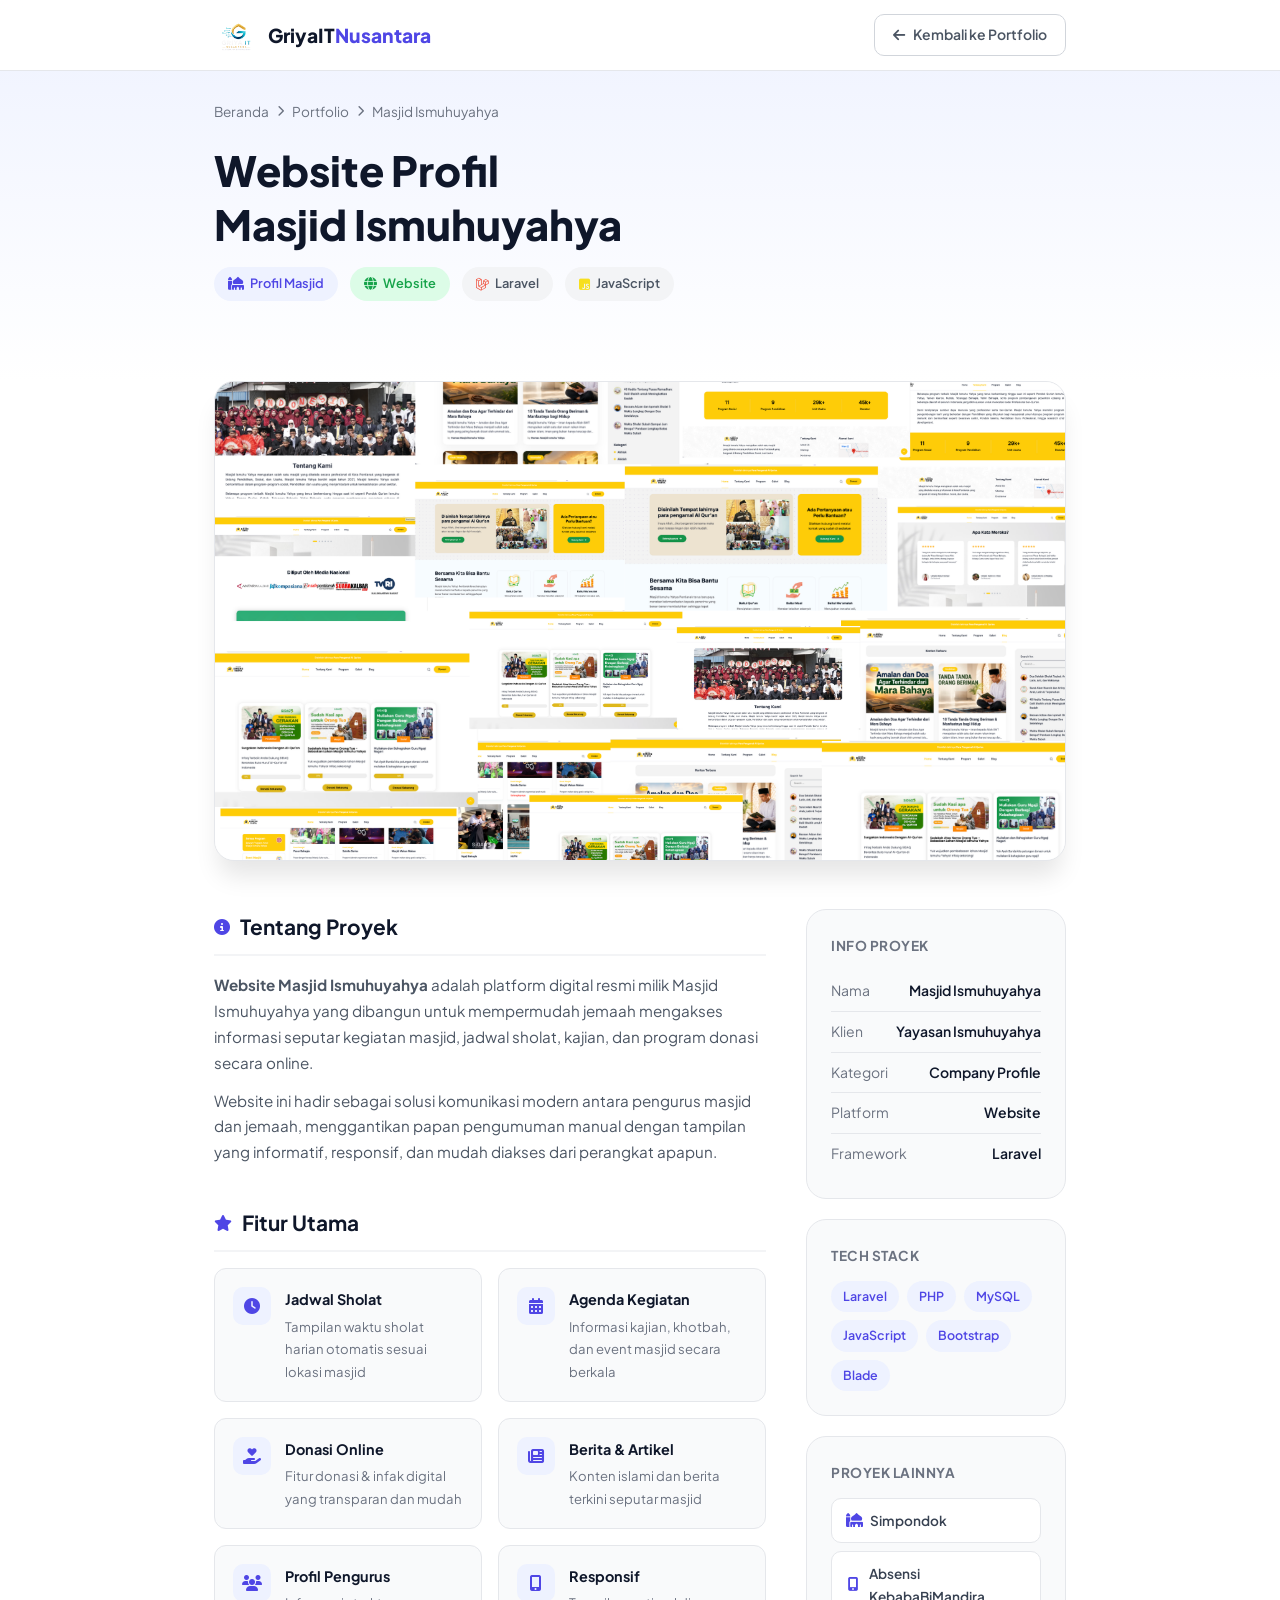
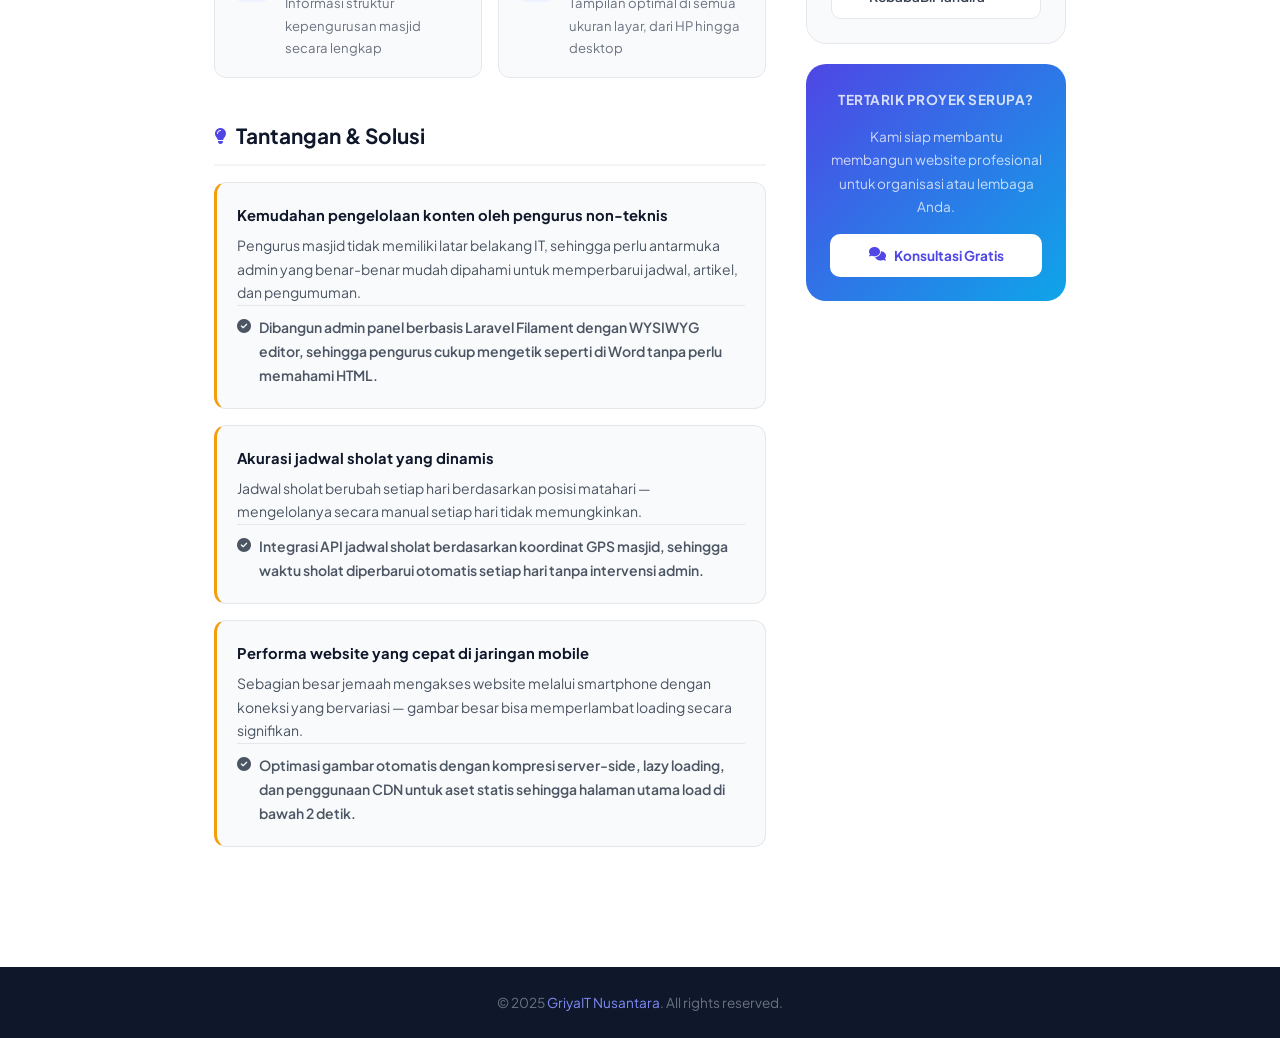
<file: portfolio/masjidIsmuhuyahya.html>
<!doctype html>
<html lang="id">
  <head>
    <meta charset="UTF-8" />
    <meta name="viewport" content="width=device-width, initial-scale=1.0" />
    <title>Website Masjid Ismuhuyahya — Detail Portfolio | GriyaIT Nusantara</title>
    <meta name="description" content="Website profil dan informasi Masjid Ismuhuyahya. Menampilkan jadwal sholat, kegiatan masjid, dan donasi secara digital." />
    <link rel="icon" type="image/png" href="../assets/icons/LOGOGRIYAITNUSANTARANEW.png" />
    <link rel="preconnect" href="https://fonts.googleapis.com" />
    <link rel="preconnect" href="https://fonts.gstatic.com" crossorigin />
    <link href="https://fonts.googleapis.com/css2?family=Plus+Jakarta+Sans:wght@400;500;600;700;800&display=swap" rel="stylesheet" />
    <link rel="stylesheet" href="https://cdnjs.cloudflare.com/ajax/libs/font-awesome/6.5.1/css/all.min.css" />
    <style>
      :root {
        --primary: #4f46e5;
        --primary-dark: #4338ca;
        --primary-light: #818cf8;
        --primary-bg: #eef2ff;
        --secondary: #0ea5e9;
        --accent: #f59e0b;
        --dark: #0f172a;
        --dark-2: #1e293b;
        --gray-700: #374151;
        --gray-600: #4b5563;
        --gray-500: #6b7280;
        --gray-400: #9ca3af;
        --gray-300: #d1d5db;
        --gray-200: #e5e7eb;
        --gray-100: #f3f4f6;
        --gray-50: #f9fafb;
        --white: #ffffff;
        --gradient: linear-gradient(135deg, #4f46e5 0%, #0ea5e9 100%);
        --shadow: 0 4px 6px -1px rgba(0,0,0,0.1);
        --shadow-lg: 0 20px 25px -5px rgba(0,0,0,0.1);
        --radius: 12px;
        --radius-lg: 20px;
        --transition: all 0.3s ease;
      }

      *, *::before, *::after { margin: 0; padding: 0; box-sizing: border-box; }

      body {
        font-family: 'Plus Jakarta Sans', -apple-system, sans-serif;
        color: var(--gray-700);
        line-height: 1.7;
        background: var(--white);
      }

      a { text-decoration: none; color: inherit; transition: var(--transition); }
      ul { list-style: none; }

      .container {
        max-width: 900px;
        margin: 0 auto;
        padding: 0 24px;
      }

      /* ===== NAVBAR ===== */
      .navbar {
        position: fixed;
        top: 0; left: 0; right: 0;
        z-index: 100;
        padding: 14px 0;
        background: rgba(255,255,255,0.95);
        backdrop-filter: blur(20px);
        border-bottom: 1px solid var(--gray-200);
      }

      .navbar .container {
        max-width: 900px;
        display: flex;
        align-items: center;
        justify-content: space-between;
      }

      .logo {
        display: flex;
        align-items: center;
        gap: 10px;
        font-weight: 800;
        font-size: 1.2rem;
      }

      .logo-img { height: 32px; width: auto; }
      .logo-text { color: var(--dark); }
      .highlight { color: var(--primary); }

      .back-btn {
        display: inline-flex;
        align-items: center;
        gap: 8px;
        padding: 8px 18px;
        border: 1.5px solid var(--gray-300);
        border-radius: 10px;
        font-size: 0.875rem;
        font-weight: 600;
        color: var(--gray-600);
      }

      .back-btn:hover {
        border-color: var(--primary);
        color: var(--primary);
        background: var(--primary-bg);
      }

      /* ===== HERO ===== */
      .detail-hero {
        padding: 100px 0 48px;
        background: linear-gradient(180deg, var(--primary-bg) 0%, var(--white) 100%);
      }

      .breadcrumb {
        display: flex;
        align-items: center;
        gap: 8px;
        font-size: 0.85rem;
        color: var(--gray-500);
        margin-bottom: 20px;
      }

      .breadcrumb a:hover { color: var(--primary); }
      .breadcrumb i { font-size: 0.7rem; }

      .detail-hero h1 {
        font-size: clamp(1.8rem, 4vw, 2.6rem);
        font-weight: 800;
        color: var(--dark);
        line-height: 1.3;
        margin-bottom: 16px;
      }

      .detail-meta {
        display: flex;
        align-items: center;
        gap: 12px;
        flex-wrap: wrap;
        margin-bottom: 32px;
      }

      .badge {
        display: inline-flex;
        align-items: center;
        gap: 6px;
        padding: 6px 14px;
        border-radius: 50px;
        font-size: 0.8rem;
        font-weight: 600;
      }

      .badge-category {
        background: var(--primary-bg);
        color: var(--primary);
      }

      .badge-tech {
        background: var(--gray-100);
        color: var(--gray-600);
      }

      .badge-platform {
        background: #dcfce7;
        color: #16a34a;
      }

      /* ===== SCREENSHOT ===== */
      .screenshot-section {
        margin-bottom: 48px;
      }

      .screenshot-wrapper {
        border-radius: var(--radius-lg);
        overflow: hidden;
        box-shadow: var(--shadow-lg);
        border: 1px solid var(--gray-200);
        background: var(--gray-50);
      }

      .screenshot-wrapper img {
        width: 100%;
        height: auto;
        display: block;
      }

      /* ===== CONTENT ===== */
      .detail-content {
        padding-bottom: 80px;
      }

      .content-grid {
        display: grid;
        grid-template-columns: 1fr 260px;
        gap: 40px;
        align-items: start;
      }

      .main-content section {
        margin-bottom: 40px;
      }

      .main-content h2 {
        font-size: 1.3rem;
        font-weight: 700;
        color: var(--dark);
        margin-bottom: 16px;
        padding-bottom: 10px;
        border-bottom: 2px solid var(--gray-100);
        display: flex;
        align-items: center;
        gap: 10px;
      }

      .main-content h2 i {
        color: var(--primary);
        font-size: 1rem;
      }

      .main-content p {
        color: var(--gray-600);
        font-size: 0.95rem;
        margin-bottom: 12px;
      }

      /* Feature grid */
      .feature-grid {
        display: grid;
        grid-template-columns: 1fr 1fr;
        gap: 16px;
      }

      .feature-item {
        display: flex;
        gap: 14px;
        align-items: flex-start;
        padding: 18px;
        background: var(--gray-50);
        border-radius: var(--radius);
        border: 1px solid var(--gray-200);
      }

      .feature-icon {
        width: 38px;
        height: 38px;
        background: var(--primary-bg);
        color: var(--primary);
        border-radius: 10px;
        display: flex;
        align-items: center;
        justify-content: center;
        font-size: 1rem;
        flex-shrink: 0;
      }

      .feature-item h4 {
        font-size: 0.9rem;
        font-weight: 700;
        color: var(--dark);
        margin-bottom: 4px;
      }

      .feature-item p {
        font-size: 0.82rem;
        color: var(--gray-500);
        margin: 0;
      }

      /* Sidebar */
      .sidebar {
        position: sticky;
        top: 90px;
        display: flex;
        flex-direction: column;
        gap: 20px;
      }

      .sidebar-card {
        padding: 24px;
        background: var(--gray-50);
        border-radius: var(--radius-lg);
        border: 1px solid var(--gray-200);
      }

      .sidebar-card h4 {
        font-size: 0.85rem;
        font-weight: 700;
        color: var(--gray-500);
        text-transform: uppercase;
        letter-spacing: 0.5px;
        margin-bottom: 14px;
      }

      .info-row {
        display: flex;
        justify-content: space-between;
        align-items: flex-start;
        padding: 8px 0;
        border-bottom: 1px solid var(--gray-200);
        font-size: 0.875rem;
        gap: 8px;
      }

      .info-row:last-child { border-bottom: none; }

      .info-row .label { color: var(--gray-500); flex-shrink: 0; }
      .info-row .value { color: var(--dark); font-weight: 600; text-align: right; }

      .tech-tags {
        display: flex;
        flex-wrap: wrap;
        gap: 8px;
      }

      .tech-tag {
        padding: 5px 12px;
        background: var(--primary-bg);
        color: var(--primary);
        border-radius: 50px;
        font-size: 0.78rem;
        font-weight: 600;
      }

      .cta-card {
        background: var(--gradient);
        border: none;
        text-align: center;
      }

      .cta-card h4 { color: rgba(255,255,255,0.8); }

      .cta-card p {
        font-size: 0.85rem;
        color: rgba(255,255,255,0.75);
        margin-bottom: 16px;
      }

      .btn-white-sm {
        display: inline-flex;
        align-items: center;
        gap: 8px;
        padding: 10px 20px;
        background: var(--white);
        color: var(--primary);
        border-radius: 10px;
        font-size: 0.85rem;
        font-weight: 700;
        width: 100%;
        justify-content: center;
      }

      .btn-white-sm:hover {
        background: var(--primary-bg);
      }

      /* Link list */
      .link-list {
        display: flex;
        flex-direction: column;
        gap: 8px;
      }

      .link-list a {
        display: flex;
        align-items: center;
        gap: 8px;
        padding: 10px 14px;
        background: var(--white);
        border: 1px solid var(--gray-200);
        border-radius: 10px;
        font-size: 0.85rem;
        font-weight: 600;
        color: var(--gray-700);
      }

      .link-list a:hover {
        border-color: var(--primary);
        color: var(--primary);
        background: var(--primary-bg);
      }

      .link-list a i { color: var(--primary); width: 16px; text-align: center; }

      /* Challenge list */
      .challenge-list {
        display: flex;
        flex-direction: column;
        gap: 16px;
      }

      .challenge-item {
        padding: 20px;
        background: var(--gray-50);
        border-radius: var(--radius);
        border: 1px solid var(--gray-200);
        border-left: 3px solid var(--accent);
      }

      .challenge-item h4 {
        font-size: 0.92rem;
        font-weight: 700;
        color: var(--dark);
        margin-bottom: 6px;
      }

      .challenge-item p {
        font-size: 0.875rem;
        color: var(--gray-600);
        margin: 0;
      }

      .solution {
        display: flex;
        align-items: flex-start;
        gap: 8px;
        margin-top: 10px;
        padding-top: 10px;
        border-top: 1px solid var(--gray-200);
        font-size: 0.875rem;
        color: #16a34a;
        font-weight: 600;
      }

      .solution i { margin-top: 3px; flex-shrink: 0; }

      /* ===== FOOTER ===== */
      .detail-footer {
        padding: 24px 0;
        background: var(--dark);
        text-align: center;
        color: var(--gray-500);
        font-size: 0.85rem;
      }

      .detail-footer a { color: var(--primary-light); }
      .detail-footer a:hover { color: var(--white); }

      /* ===== RESPONSIVE ===== */
      @media (max-width: 768px) {
        .content-grid {
          grid-template-columns: 1fr;
        }

        .sidebar {
          position: static;
          order: -1;
        }

        .feature-grid {
          grid-template-columns: 1fr;
        }

        .detail-meta { gap: 8px; }
      }
    </style>
  </head>
  <body>

    <!-- Navbar -->
    <nav class="navbar">
      <div class="container">
        <a href="../index.html" class="logo">
          <img src="../assets/icons/LOGOGRIYAITNUSANTARANEW.png" alt="GriyaIT Nusantara" class="logo-img">
          <span class="logo-text">GriyaIT<span class="highlight">Nusantara</span></span>
        </a>
        <a href="../index.html#portfolio" class="back-btn">
          <i class="fas fa-arrow-left"></i> Kembali ke Portfolio
        </a>
      </div>
    </nav>

    <!-- Hero -->
    <section class="detail-hero">
      <div class="container">
        <div class="breadcrumb">
          <a href="../index.html">Beranda</a>
          <i class="fas fa-chevron-right"></i>
          <a href="../index.html#portfolio">Portfolio</a>
          <i class="fas fa-chevron-right"></i>
          <span>Masjid Ismuhuyahya</span>
        </div>
        <h1>Website Profil<br>Masjid Ismuhuyahya</h1>
        <div class="detail-meta">
          <span class="badge badge-category"><i class="fas fa-mosque"></i> Profil Masjid</span>
          <span class="badge badge-platform"><i class="fas fa-globe"></i> Website</span>
          <span class="badge badge-tech"><i class="fab fa-laravel" style="color:#f05340"></i> Laravel</span>
          <span class="badge badge-tech"><i class="fab fa-js-square" style="color:#f7df1e"></i> JavaScript</span>
        </div>
      </div>
    </section>

    <!-- Screenshot / Logo -->
    <div class="container">
      <div class="screenshot-section">
        <div class="screenshot-wrapper">
          <img
            src="../assets/images/portofolio/logoBGMasjidIsmuhuYahya.png"
            alt="Website Masjid Ismuhuyahya"
            loading="lazy"
          />
        </div>
      </div>
    </div>

    <!-- Content -->
    <div class="container">
      <div class="detail-content">
        <div class="content-grid">

          <!-- Main -->
          <div class="main-content">

            <section>
              <h2><i class="fas fa-info-circle"></i> Tentang Proyek</h2>
              <p>
                <strong>Website Masjid Ismuhuyahya</strong> adalah platform digital resmi milik Masjid Ismuhuyahya
                yang dibangun untuk mempermudah jemaah mengakses informasi seputar kegiatan masjid,
                jadwal sholat, kajian, dan program donasi secara online.
              </p>
              <p>
                Website ini hadir sebagai solusi komunikasi modern antara pengurus masjid dan jemaah,
                menggantikan papan pengumuman manual dengan tampilan yang informatif, responsif, dan mudah diakses
                dari perangkat apapun.
              </p>
            </section>

            <section>
              <h2><i class="fas fa-star"></i> Fitur Utama</h2>
              <div class="feature-grid">
                <div class="feature-item">
                  <div class="feature-icon">
                    <i class="fas fa-clock"></i>
                  </div>
                  <div>
                    <h4>Jadwal Sholat</h4>
                    <p>Tampilan waktu sholat harian otomatis sesuai lokasi masjid</p>
                  </div>
                </div>
                <div class="feature-item">
                  <div class="feature-icon">
                    <i class="fas fa-calendar-alt"></i>
                  </div>
                  <div>
                    <h4>Agenda Kegiatan</h4>
                    <p>Informasi kajian, khotbah, dan event masjid secara berkala</p>
                  </div>
                </div>
                <div class="feature-item">
                  <div class="feature-icon">
                    <i class="fas fa-hand-holding-heart"></i>
                  </div>
                  <div>
                    <h4>Donasi Online</h4>
                    <p>Fitur donasi & infak digital yang transparan dan mudah</p>
                  </div>
                </div>
                <div class="feature-item">
                  <div class="feature-icon">
                    <i class="fas fa-newspaper"></i>
                  </div>
                  <div>
                    <h4>Berita & Artikel</h4>
                    <p>Konten islami dan berita terkini seputar masjid</p>
                  </div>
                </div>
                <div class="feature-item">
                  <div class="feature-icon">
                    <i class="fas fa-users"></i>
                  </div>
                  <div>
                    <h4>Profil Pengurus</h4>
                    <p>Informasi struktur kepengurusan masjid secara lengkap</p>
                  </div>
                </div>
                <div class="feature-item">
                  <div class="feature-icon">
                    <i class="fas fa-mobile-alt"></i>
                  </div>
                  <div>
                    <h4>Responsif</h4>
                    <p>Tampilan optimal di semua ukuran layar, dari HP hingga desktop</p>
                  </div>
                </div>
              </div>
            </section>

            <section>
              <h2><i class="fas fa-lightbulb"></i> Tantangan & Solusi</h2>
              <div class="challenge-list">
                <div class="challenge-item">
                  <h4>Kemudahan pengelolaan konten oleh pengurus non-teknis</h4>
                  <p>Pengurus masjid tidak memiliki latar belakang IT, sehingga perlu antarmuka admin yang benar-benar mudah dipahami untuk memperbarui jadwal, artikel, dan pengumuman.</p>
                  <p class="solution"><i class="fas fa-check-circle"></i> Dibangun admin panel berbasis Laravel Filament dengan WYSIWYG editor, sehingga pengurus cukup mengetik seperti di Word tanpa perlu memahami HTML.</p>
                </div>
                <div class="challenge-item">
                  <h4>Akurasi jadwal sholat yang dinamis</h4>
                  <p>Jadwal sholat berubah setiap hari berdasarkan posisi matahari — mengelolanya secara manual setiap hari tidak memungkinkan.</p>
                  <p class="solution"><i class="fas fa-check-circle"></i> Integrasi API jadwal sholat berdasarkan koordinat GPS masjid, sehingga waktu sholat diperbarui otomatis setiap hari tanpa intervensi admin.</p>
                </div>
                <div class="challenge-item">
                  <h4>Performa website yang cepat di jaringan mobile</h4>
                  <p>Sebagian besar jemaah mengakses website melalui smartphone dengan koneksi yang bervariasi — gambar besar bisa memperlambat loading secara signifikan.</p>
                  <p class="solution"><i class="fas fa-check-circle"></i> Optimasi gambar otomatis dengan kompresi server-side, lazy loading, dan penggunaan CDN untuk aset statis sehingga halaman utama load di bawah 2 detik.</p>
                </div>
              </div>
            </section>

          </div>

          <!-- Sidebar -->
          <aside class="sidebar">

            <div class="sidebar-card">
              <h4>Info Proyek</h4>
              <div class="info-row">
                <span class="label">Nama</span>
                <span class="value">Masjid Ismuhuyahya</span>
              </div>
              <div class="info-row">
                <span class="label">Klien</span>
                <span class="value">Yayasan Ismuhuyahya</span>
              </div>
              <div class="info-row">
                <span class="label">Kategori</span>
                <span class="value">Company Profile</span>
              </div>
              <div class="info-row">
                <span class="label">Platform</span>
                <span class="value">Website</span>
              </div>
              <div class="info-row">
                <span class="label">Framework</span>
                <span class="value">Laravel</span>
              </div>
            </div>

            <div class="sidebar-card">
              <h4>Tech Stack</h4>
              <div class="tech-tags">
                <span class="tech-tag">Laravel</span>
                <span class="tech-tag">PHP</span>
                <span class="tech-tag">MySQL</span>
                <span class="tech-tag">JavaScript</span>
                <span class="tech-tag">Bootstrap</span>
                <span class="tech-tag">Blade</span>
              </div>
            </div>

            <div class="sidebar-card">
              <h4>Proyek Lainnya</h4>
              <div class="link-list">
                <a href="simpondok.html">
                  <i class="fas fa-mosque"></i> Simpondok
                </a>
                <a href="abimandira.html">
                  <i class="fas fa-mobile-alt"></i> Absensi KebabaBiMandira
                </a>
              </div>
            </div>

            <div class="sidebar-card cta-card">
              <h4>Tertarik proyek serupa?</h4>
              <p>Kami siap membantu membangun website profesional untuk organisasi atau lembaga Anda.</p>
              <a href="../index.html#kontak" class="btn-white-sm">
                <i class="fas fa-comments"></i> Konsultasi Gratis
              </a>
            </div>

          </aside>
        </div>
      </div>
    </div>

    <!-- Footer -->
    <footer class="detail-footer">
      <p>&copy; 2025 <a href="../index.html">GriyaIT Nusantara</a>. All rights reserved.</p>
    </footer>

  </body>
</html>
</file>
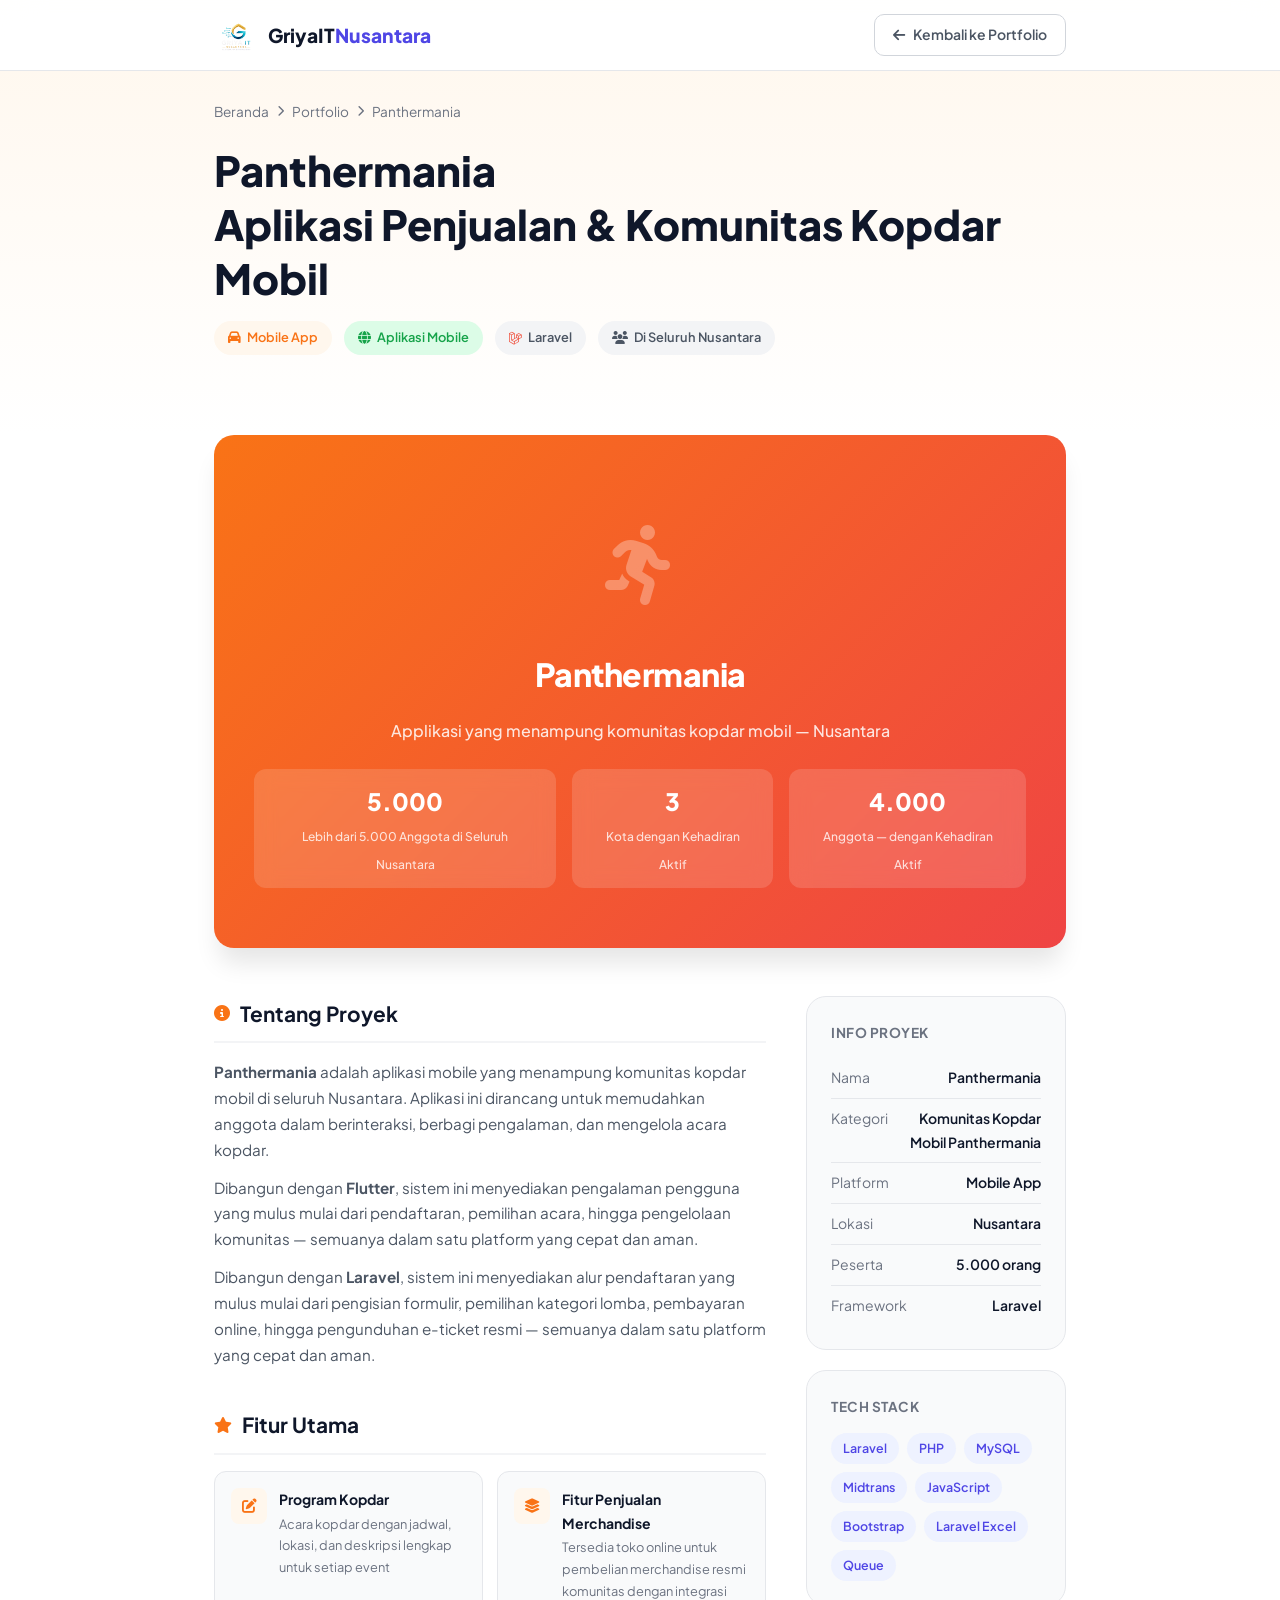
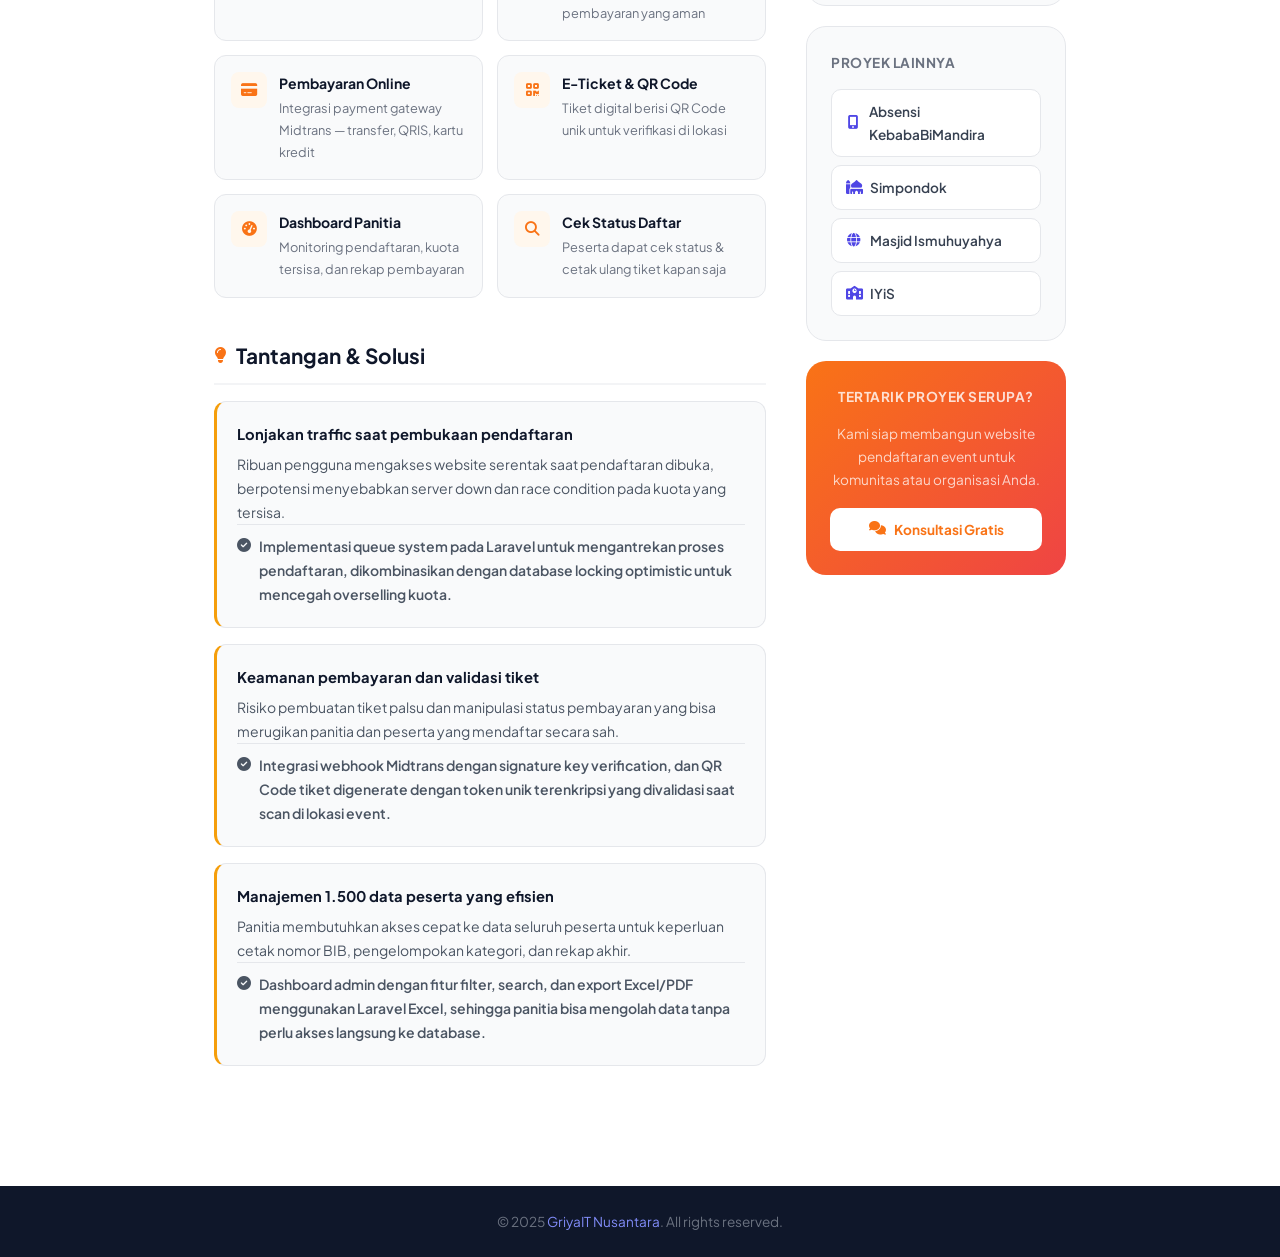
<file: portfolio/panthermania.html>
<!doctype html>
<html lang="id">
  <head>
    <meta charset="UTF-8" />
    <meta name="viewport" content="width=device-width, initial-scale=1.0" />
    <title>Panthermania — Detail Portfolio | GriyaIT Nusantara</title>
    <meta
      name="description"
      content="Panthermania adalah aplikasi penjualan produk & komunitas acara kopdar mobil panther mania, dikembangkan oleh GriyaIT Nusantara."
    />
    <link
      rel="icon"
      type="image/png"
      href="../assets/icons/LOGOBGPANTHERMANIA.png"
    />
    <link rel="preconnect" href="https://fonts.googleapis.com" />
    <link rel="preconnect" href="https://fonts.gstatic.com" crossorigin />
    <link
      href="https://fonts.googleapis.com/css2?family=Plus+Jakarta+Sans:wght@400;500;600;700;800&display=swap"
      rel="stylesheet"
    />
    <link
      rel="stylesheet"
      href="https://cdnjs.cloudflare.com/ajax/libs/font-awesome/6.5.1/css/all.min.css"
    />
    <style>
      :root {
        --primary: #4f46e5;
        --primary-dark: #4338ca;
        --primary-light: #818cf8;
        --primary-bg: #eef2ff;
        --accent: #f59e0b;
        --accent-run: #f97316;
        --accent-run-bg: #fff7ed;
        --dark: #0f172a;
        --dark-2: #1e293b;
        --gray-700: #374151;
        --gray-600: #4b5563;
        --gray-500: #6b7280;
        --gray-400: #9ca3af;
        --gray-300: #d1d5db;
        --gray-200: #e5e7eb;
        --gray-100: #f3f4f6;
        --gray-50: #f9fafb;
        --white: #ffffff;
        --gradient: linear-gradient(135deg, #4f46e5 0%, #0ea5e9 100%);
        --gradient-run: linear-gradient(135deg, #f97316 0%, #ef4444 100%);
        --shadow: 0 4px 6px -1px rgba(0, 0, 0, 0.1);
        --shadow-lg: 0 20px 25px -5px rgba(0, 0, 0, 0.1);
        --radius: 12px;
        --radius-lg: 20px;
        --transition: all 0.3s ease;
      }

      *,
      *::before,
      *::after {
        margin: 0;
        padding: 0;
        box-sizing: border-box;
      }

      body {
        font-family:
          "Plus Jakarta Sans",
          -apple-system,
          sans-serif;
        color: var(--gray-700);
        line-height: 1.7;
        background: var(--white);
      }

      a {
        text-decoration: none;
        color: inherit;
        transition: var(--transition);
      }
      ul {
        list-style: none;
      }

      .container {
        max-width: 900px;
        margin: 0 auto;
        padding: 0 24px;
      }

      /* ===== NAVBAR ===== */
      .navbar {
        position: fixed;
        top: 0;
        left: 0;
        right: 0;
        z-index: 100;
        padding: 14px 0;
        background: rgba(255, 255, 255, 0.95);
        backdrop-filter: blur(20px);
        border-bottom: 1px solid var(--gray-200);
      }

      .navbar .container {
        max-width: 900px;
        display: flex;
        align-items: center;
        justify-content: space-between;
      }

      .logo {
        display: flex;
        align-items: center;
        gap: 10px;
        font-weight: 800;
        font-size: 1.2rem;
      }
      .logo-img {
        height: 32px;
        width: auto;
      }
      .logo-text {
        color: var(--dark);
      }
      .highlight {
        color: var(--primary);
      }

      .back-btn {
        display: inline-flex;
        align-items: center;
        gap: 8px;
        padding: 8px 18px;
        border: 1.5px solid var(--gray-300);
        border-radius: 10px;
        font-size: 0.875rem;
        font-weight: 600;
        color: var(--gray-600);
      }

      .back-btn:hover {
        border-color: var(--primary);
        color: var(--primary);
        background: var(--primary-bg);
      }

      /* ===== HERO ===== */
      .detail-hero {
        padding: 100px 0 48px;
        background: linear-gradient(180deg, #fff7ed 0%, var(--white) 100%);
      }

      .breadcrumb {
        display: flex;
        align-items: center;
        gap: 8px;
        font-size: 0.85rem;
        color: var(--gray-500);
        margin-bottom: 20px;
      }

      .breadcrumb a:hover {
        color: var(--primary);
      }
      .breadcrumb i {
        font-size: 0.7rem;
      }

      .detail-hero h1 {
        font-size: clamp(1.8rem, 4vw, 2.6rem);
        font-weight: 800;
        color: var(--dark);
        line-height: 1.3;
        margin-bottom: 16px;
      }

      .detail-meta {
        display: flex;
        align-items: center;
        gap: 12px;
        flex-wrap: wrap;
        margin-bottom: 32px;
      }

      .badge {
        display: inline-flex;
        align-items: center;
        gap: 6px;
        padding: 6px 14px;
        border-radius: 50px;
        font-size: 0.8rem;
        font-weight: 600;
      }

      .badge-category {
        background: var(--accent-run-bg);
        color: var(--accent-run);
      }
      .badge-tech {
        background: var(--gray-100);
        color: var(--gray-600);
      }
      .badge-platform {
        background: #dcfce7;
        color: #16a34a;
      }

      /* ===== HERO BANNER ===== */
      .event-banner {
        margin-bottom: 48px;
        border-radius: var(--radius-lg);
        overflow: hidden;
        background: var(--gradient-run);
        box-shadow: var(--shadow-lg);
        padding: 60px 40px;
        display: flex;
        align-items: center;
        justify-content: center;
        flex-direction: column;
        gap: 16px;
        text-align: center;
      }

      .event-banner .run-icon {
        font-size: 5rem;
        color: rgba(255, 255, 255, 0.3);
      }

      .event-banner h2 {
        font-size: 2rem;
        font-weight: 800;
        color: var(--white);
        letter-spacing: -0.5px;
      }

      .event-banner p {
        font-size: 1rem;
        color: rgba(255, 255, 255, 0.85);
        font-weight: 500;
      }

      /* Stats */
      .stats-row {
        display: flex;
        gap: 16px;
        margin-top: 8px;
      }

      .stat-box {
        background: rgba(255, 255, 255, 0.15);
        backdrop-filter: blur(10px);
        border-radius: var(--radius);
        padding: 12px 20px;
        text-align: center;
      }

      .stat-box .stat-num {
        font-size: 1.5rem;
        font-weight: 800;
        color: var(--white);
        display: block;
      }

      .stat-box .stat-label {
        font-size: 0.75rem;
        color: rgba(255, 255, 255, 0.8);
        font-weight: 500;
      }

      /* ===== CONTENT ===== */
      .detail-content {
        padding-bottom: 80px;
      }

      .content-grid {
        display: grid;
        grid-template-columns: 1fr 260px;
        gap: 40px;
        align-items: start;
      }

      .main-content section {
        margin-bottom: 40px;
      }

      .main-content h2 {
        font-size: 1.3rem;
        font-weight: 700;
        color: var(--dark);
        margin-bottom: 16px;
        padding-bottom: 10px;
        border-bottom: 2px solid var(--gray-100);
        display: flex;
        align-items: center;
        gap: 10px;
      }

      .main-content h2 i {
        color: var(--accent-run);
        font-size: 1rem;
      }

      .main-content p {
        color: var(--gray-600);
        font-size: 0.95rem;
        margin-bottom: 12px;
      }

      /* Feature grid */
      .feature-grid {
        display: grid;
        grid-template-columns: 1fr 1fr;
        gap: 14px;
      }

      .feature-item {
        display: flex;
        align-items: flex-start;
        gap: 12px;
        padding: 16px;
        background: var(--gray-50);
        border-radius: var(--radius);
        border: 1px solid var(--gray-200);
      }

      .feature-icon {
        width: 36px;
        height: 36px;
        background: var(--accent-run-bg);
        color: var(--accent-run);
        border-radius: 8px;
        display: flex;
        align-items: center;
        justify-content: center;
        font-size: 0.9rem;
        flex-shrink: 0;
      }

      .feature-item h4 {
        font-size: 0.875rem;
        font-weight: 700;
        color: var(--dark);
        margin-bottom: 2px;
      }

      .feature-item p {
        font-size: 0.8rem;
        color: var(--gray-500);
        margin: 0;
      }

      /* Challenge list */
      .challenge-list {
        display: flex;
        flex-direction: column;
        gap: 16px;
      }

      .challenge-item {
        padding: 20px;
        background: var(--gray-50);
        border-radius: var(--radius);
        border: 1px solid var(--gray-200);
        border-left: 3px solid var(--accent);
      }

      .challenge-item h4 {
        font-size: 0.92rem;
        font-weight: 700;
        color: var(--dark);
        margin-bottom: 6px;
      }

      .challenge-item p {
        font-size: 0.875rem;
        color: var(--gray-600);
        margin: 0;
      }

      .solution {
        display: flex;
        align-items: flex-start;
        gap: 8px;
        margin-top: 10px;
        padding-top: 10px;
        border-top: 1px solid var(--gray-200);
        font-size: 0.875rem;
        color: #16a34a;
        font-weight: 600;
      }

      .solution i {
        margin-top: 3px;
        flex-shrink: 0;
      }

      /* Sidebar */
      .sidebar {
        position: sticky;
        top: 90px;
        display: flex;
        flex-direction: column;
        gap: 20px;
      }

      .sidebar-card {
        padding: 24px;
        background: var(--gray-50);
        border-radius: var(--radius-lg);
        border: 1px solid var(--gray-200);
      }

      .sidebar-card h4 {
        font-size: 0.85rem;
        font-weight: 700;
        color: var(--gray-500);
        text-transform: uppercase;
        letter-spacing: 0.5px;
        margin-bottom: 14px;
      }

      .info-row {
        display: flex;
        justify-content: space-between;
        align-items: flex-start;
        padding: 8px 0;
        border-bottom: 1px solid var(--gray-200);
        font-size: 0.875rem;
        gap: 8px;
      }

      .info-row:last-child {
        border-bottom: none;
      }
      .info-row .label {
        color: var(--gray-500);
        flex-shrink: 0;
      }
      .info-row .value {
        color: var(--dark);
        font-weight: 600;
        text-align: right;
      }

      .tech-tags {
        display: flex;
        flex-wrap: wrap;
        gap: 8px;
      }

      .tech-tag {
        padding: 5px 12px;
        background: var(--primary-bg);
        color: var(--primary);
        border-radius: 50px;
        font-size: 0.78rem;
        font-weight: 600;
      }

      .link-list {
        display: flex;
        flex-direction: column;
        gap: 8px;
      }

      .link-list a {
        display: flex;
        align-items: center;
        gap: 8px;
        padding: 10px 14px;
        background: var(--white);
        border: 1px solid var(--gray-200);
        border-radius: 10px;
        font-size: 0.85rem;
        font-weight: 600;
        color: var(--gray-700);
      }

      .link-list a:hover {
        border-color: var(--primary);
        color: var(--primary);
        background: var(--primary-bg);
      }

      .link-list a i {
        color: var(--primary);
        width: 16px;
        text-align: center;
      }

      .cta-card {
        background: var(--gradient-run);
        border: none;
        text-align: center;
      }

      .cta-card h4 {
        color: rgba(255, 255, 255, 0.8);
      }

      .cta-card p {
        font-size: 0.85rem;
        color: rgba(255, 255, 255, 0.75);
        margin-bottom: 16px;
      }

      .btn-white-sm {
        display: inline-flex;
        align-items: center;
        gap: 8px;
        padding: 10px 20px;
        background: var(--white);
        color: var(--accent-run);
        border-radius: 10px;
        font-size: 0.85rem;
        font-weight: 700;
        width: 100%;
        justify-content: center;
      }

      .btn-white-sm:hover {
        background: var(--accent-run-bg);
      }

      /* ===== FOOTER ===== */
      .detail-footer {
        padding: 24px 0;
        background: var(--dark);
        text-align: center;
        color: var(--gray-500);
        font-size: 0.85rem;
      }

      .detail-footer a {
        color: var(--primary-light);
      }
      .detail-footer a:hover {
        color: var(--white);
      }

      /* ===== RESPONSIVE ===== */
      @media (max-width: 768px) {
        .content-grid {
          grid-template-columns: 1fr;
        }
        .sidebar {
          position: static;
          order: -1;
        }
        .feature-grid {
          grid-template-columns: 1fr;
        }
        .detail-meta {
          gap: 8px;
        }
        .stats-row {
          flex-wrap: wrap;
          justify-content: center;
        }
        .event-banner {
          padding: 40px 24px;
        }
      }
    </style>
  </head>
  <body>
    <!-- Navbar -->
    <nav class="navbar">
      <div class="container">
        <a href="../index.html" class="logo">
          <img
            src="../assets/icons/LOGOGRIYAITNUSANTARANEW.png"
            alt="GriyaIT Nusantara"
            class="logo-img"
          />
          <span class="logo-text"
            >GriyaIT<span class="highlight">Nusantara</span></span
          >
        </a>
        <a href="../index.html#portfolio" class="back-btn">
          <i class="fas fa-arrow-left"></i> Kembali ke Portfolio
        </a>
      </div>
    </nav>

    <!-- Hero -->
    <section class="detail-hero">
      <div class="container">
        <div class="breadcrumb">
          <a href="../index.html">Beranda</a>
          <i class="fas fa-chevron-right"></i>
          <a href="../index.html#portfolio">Portfolio</a>
          <i class="fas fa-chevron-right"></i>
          <span>Panthermania</span>
        </div>
        <h1>Panthermania<br />Aplikasi Penjualan & Komunitas Kopdar Mobil</h1>
        <div class="detail-meta">
          <span class="badge badge-category"
            ><i class="fas fa-car"></i> Mobile App</span
          >
          <span class="badge badge-platform"
            ><i class="fas fa-globe"></i> Aplikasi Mobile</span
          >
          <span class="badge badge-tech"
            ><i class="fab fa-laravel" style="color: #f05340"></i> Laravel</span
          >
          <span class="badge badge-tech"
            ><i class="fas fa-users"></i>Di Seluruh Nusantara</span
          >
        </div>
      </div>
    </section>

    <!-- Event Banner -->
    <div class="container">
      <div class="event-banner">
        <div class="run-icon"><i class="fas fa-running"></i></div>
        <h2>Panthermania</h2>
        <p>Applikasi yang menampung komunitas kopdar mobil &mdash; Nusantara</p>
        <div class="stats-row">
          <div class="stat-box">
            <span class="stat-num">5.000</span>
            <span class="stat-label"
              >Lebih dari 5.000 Anggota di Seluruh Nusantara</span
            >
          </div>
          <div class="stat-box">
            <span class="stat-num">3</span>
            <span class="stat-label">Kota dengan Kehadiran Aktif</span>
          </div>
          <div class="stat-box">
            <span class="stat-num">4.000</span>
            <span class="stat-label"
              >Anggota &mdash; dengan Kehadiran Aktif</span
            >
          </div>
        </div>
      </div>
    </div>

    <!-- Content -->
    <div class="container">
      <div class="detail-content">
        <div class="content-grid">
          <!-- Main -->
          <div class="main-content">
            <section>
              <h2><i class="fas fa-info-circle"></i> Tentang Proyek</h2>
              <p>
                <strong>Panthermania</strong> adalah aplikasi mobile yang
                menampung komunitas kopdar mobil di seluruh Nusantara. Aplikasi
                ini dirancang untuk memudahkan anggota dalam berinteraksi,
                berbagi pengalaman, dan mengelola acara kopdar.
              </p>
              <p>
                Dibangun dengan <strong>Flutter</strong>, sistem ini menyediakan
                pengalaman pengguna yang mulus mulai dari pendaftaran, pemilihan
                acara, hingga pengelolaan komunitas — semuanya dalam satu
                platform yang cepat dan aman.
              </p>
              <p>
                Dibangun dengan <strong>Laravel</strong>, sistem ini menyediakan
                alur pendaftaran yang mulus mulai dari pengisian formulir,
                pemilihan kategori lomba, pembayaran online, hingga pengunduhan
                e-ticket resmi — semuanya dalam satu platform yang cepat dan
                aman.
              </p>
            </section>

            <section>
              <h2><i class="fas fa-star"></i> Fitur Utama</h2>
              <div class="feature-grid">
                <div class="feature-item">
                  <div class="feature-icon"><i class="fas fa-edit"></i></div>
                  <div>
                    <h4>Program Kopdar</h4>
                    <p>
                      Acara kopdar dengan jadwal, lokasi, dan deskripsi lengkap
                      untuk setiap event
                    </p>
                  </div>
                </div>
                <div class="feature-item">
                  <div class="feature-icon">
                    <i class="fas fa-layer-group"></i>
                  </div>
                  <div>
                    <h4>Fitur Penjualan Merchandise</h4>
                    <p>
                      Tersedia toko online untuk pembelian merchandise resmi
                      komunitas dengan integrasi pembayaran yang aman
                    </p>
                  </div>
                </div>
                <div class="feature-item">
                  <div class="feature-icon">
                    <i class="fas fa-credit-card"></i>
                  </div>
                  <div>
                    <h4>Pembayaran Online</h4>
                    <p>
                      Integrasi payment gateway Midtrans — transfer, QRIS, kartu
                      kredit
                    </p>
                  </div>
                </div>
                <div class="feature-item">
                  <div class="feature-icon"><i class="fas fa-qrcode"></i></div>
                  <div>
                    <h4>E-Ticket & QR Code</h4>
                    <p>
                      Tiket digital berisi QR Code unik untuk verifikasi di
                      lokasi
                    </p>
                  </div>
                </div>
                <div class="feature-item">
                  <div class="feature-icon">
                    <i class="fas fa-tachometer-alt"></i>
                  </div>
                  <div>
                    <h4>Dashboard Panitia</h4>
                    <p>
                      Monitoring pendaftaran, kuota tersisa, dan rekap
                      pembayaran
                    </p>
                  </div>
                </div>
                <div class="feature-item">
                  <div class="feature-icon"><i class="fas fa-search"></i></div>
                  <div>
                    <h4>Cek Status Daftar</h4>
                    <p>
                      Peserta dapat cek status & cetak ulang tiket kapan saja
                    </p>
                  </div>
                </div>
              </div>
            </section>

            <section>
              <h2><i class="fas fa-lightbulb"></i> Tantangan & Solusi</h2>
              <div class="challenge-list">
                <div class="challenge-item">
                  <h4>Lonjakan traffic saat pembukaan pendaftaran</h4>
                  <p>
                    Ribuan pengguna mengakses website serentak saat pendaftaran
                    dibuka, berpotensi menyebabkan server down dan race
                    condition pada kuota yang tersisa.
                  </p>
                  <p class="solution">
                    <i class="fas fa-check-circle"></i> Implementasi queue
                    system pada Laravel untuk mengantrekan proses pendaftaran,
                    dikombinasikan dengan database locking optimistic untuk
                    mencegah overselling kuota.
                  </p>
                </div>
                <div class="challenge-item">
                  <h4>Keamanan pembayaran dan validasi tiket</h4>
                  <p>
                    Risiko pembuatan tiket palsu dan manipulasi status
                    pembayaran yang bisa merugikan panitia dan peserta yang
                    mendaftar secara sah.
                  </p>
                  <p class="solution">
                    <i class="fas fa-check-circle"></i> Integrasi webhook
                    Midtrans dengan signature key verification, dan QR Code
                    tiket digenerate dengan token unik terenkripsi yang
                    divalidasi saat scan di lokasi event.
                  </p>
                </div>
                <div class="challenge-item">
                  <h4>Manajemen 1.500 data peserta yang efisien</h4>
                  <p>
                    Panitia membutuhkan akses cepat ke data seluruh peserta
                    untuk keperluan cetak nomor BIB, pengelompokan kategori, dan
                    rekap akhir.
                  </p>
                  <p class="solution">
                    <i class="fas fa-check-circle"></i> Dashboard admin dengan
                    fitur filter, search, dan export Excel/PDF menggunakan
                    Laravel Excel, sehingga panitia bisa mengolah data tanpa
                    perlu akses langsung ke database.
                  </p>
                </div>
              </div>
            </section>
          </div>

          <!-- Sidebar -->
          <aside class="sidebar">
            <div class="sidebar-card">
              <h4>Info Proyek</h4>
              <div class="info-row">
                <span class="label">Nama</span>
                <span class="value">Panthermania</span>
              </div>
              <div class="info-row">
                <span class="label">Kategori</span>
                <span class="value">Komunitas Kopdar Mobil Panthermania</span>
              </div>
              <div class="info-row">
                <span class="label">Platform</span>
                <span class="value">Mobile App</span>
              </div>
              <div class="info-row">
                <span class="label">Lokasi</span>
                <span class="value">Nusantara</span>
              </div>
              <div class="info-row">
                <span class="label">Peserta</span>
                <span class="value">5.000 orang</span>
              </div>
              <div class="info-row">
                <span class="label">Framework</span>
                <span class="value">Laravel</span>
              </div>
            </div>

            <div class="sidebar-card">
              <h4>Tech Stack</h4>
              <div class="tech-tags">
                <span class="tech-tag">Laravel</span>
                <span class="tech-tag">PHP</span>
                <span class="tech-tag">MySQL</span>
                <span class="tech-tag">Midtrans</span>
                <span class="tech-tag">JavaScript</span>
                <span class="tech-tag">Bootstrap</span>
                <span class="tech-tag">Laravel Excel</span>
                <span class="tech-tag">Queue</span>
              </div>
            </div>

            <div class="sidebar-card">
              <h4>Proyek Lainnya</h4>
              <div class="link-list">
                <a href="abimandira.html">
                  <i class="fas fa-mobile-alt"></i> Absensi KebabaBiMandira
                </a>
                <a href="simpondok.html">
                  <i class="fas fa-mosque"></i> Simpondok
                </a>
                <a href="masjidIsmuhuyahya.html">
                  <i class="fas fa-globe"></i> Masjid Ismuhuyahya
                </a>
                <a href="iyis.html"> <i class="fas fa-school"></i> IYiS </a>
              </div>
            </div>

            <div class="sidebar-card cta-card">
              <h4>Tertarik proyek serupa?</h4>
              <p>
                Kami siap membangun website pendaftaran event untuk komunitas
                atau organisasi Anda.
              </p>
              <a href="../index.html#kontak" class="btn-white-sm">
                <i class="fas fa-comments"></i> Konsultasi Gratis
              </a>
            </div>
          </aside>
        </div>
      </div>
    </div>

    <!-- Footer -->
    <footer class="detail-footer">
      <p>
        &copy; 2025 <a href="../index.html">GriyaIT Nusantara</a>. All rights
        reserved.
      </p>
    </footer>
  </body>
</html>
</file>
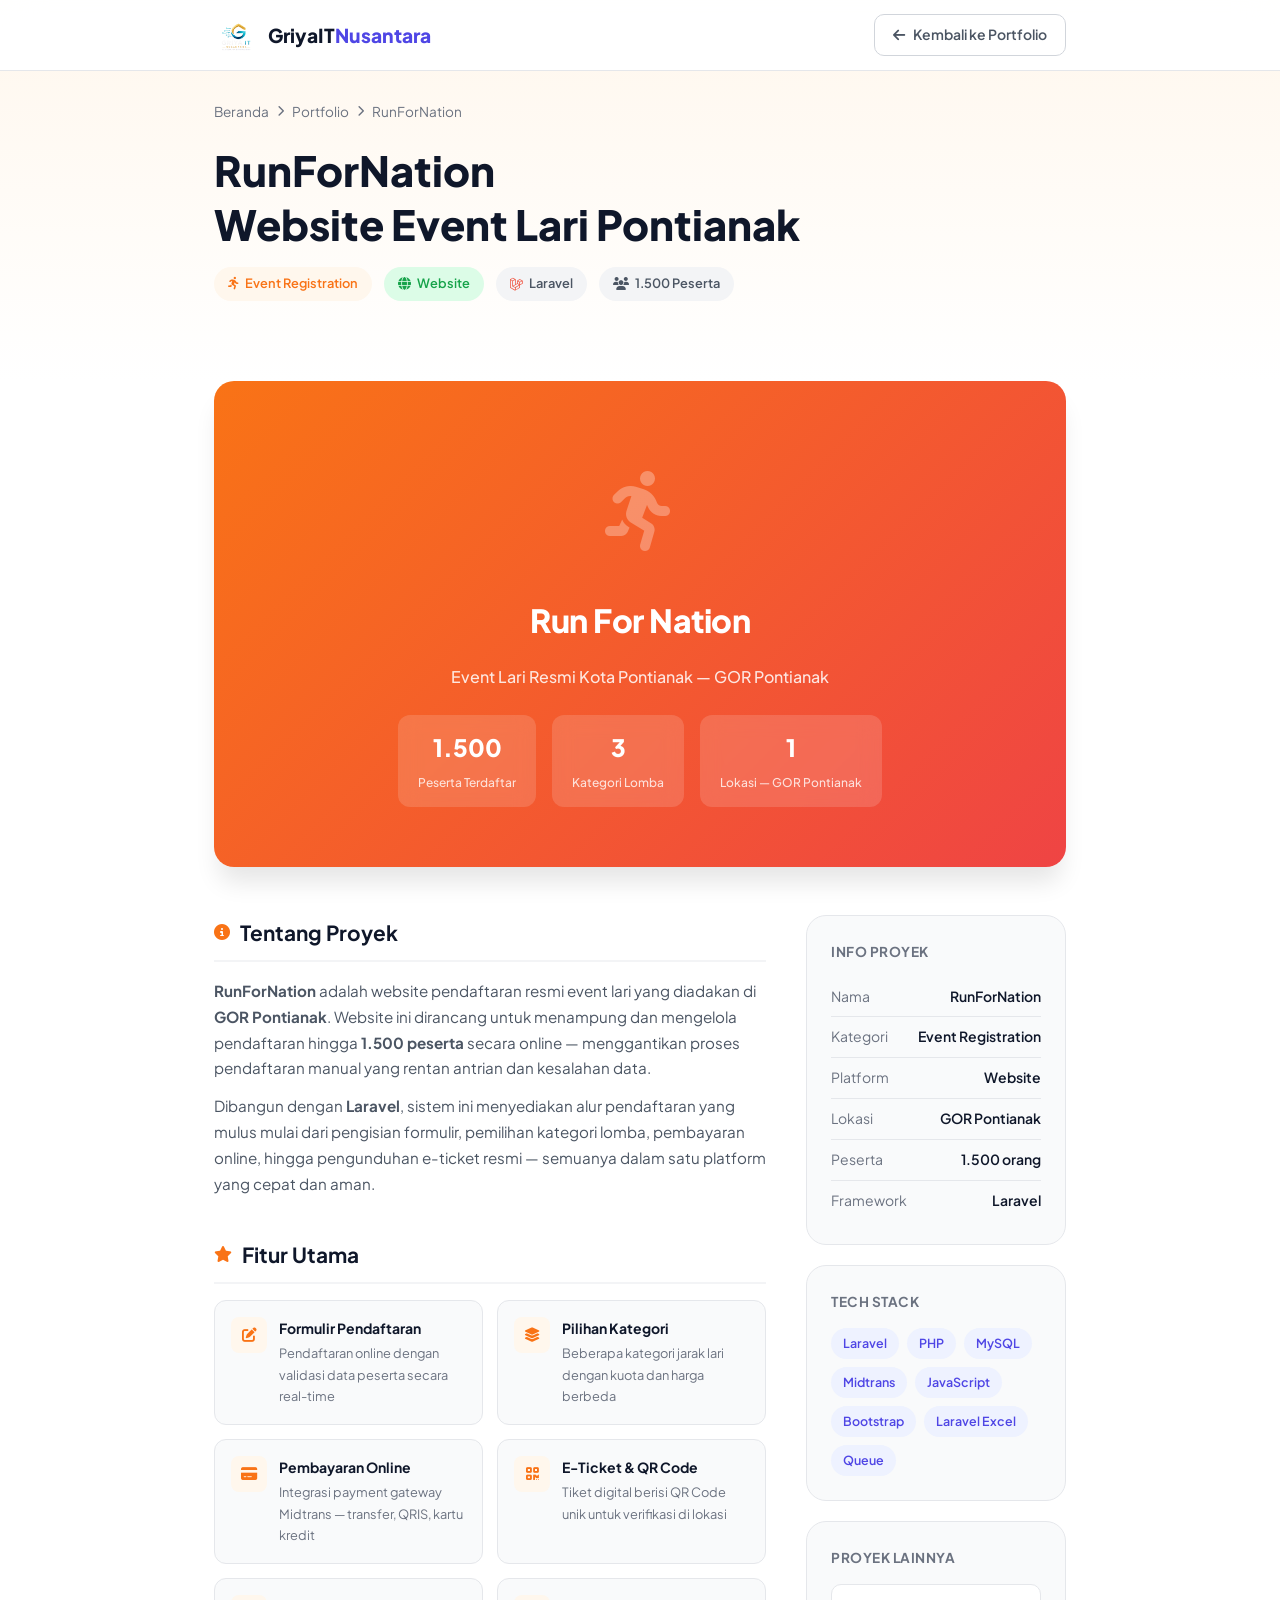
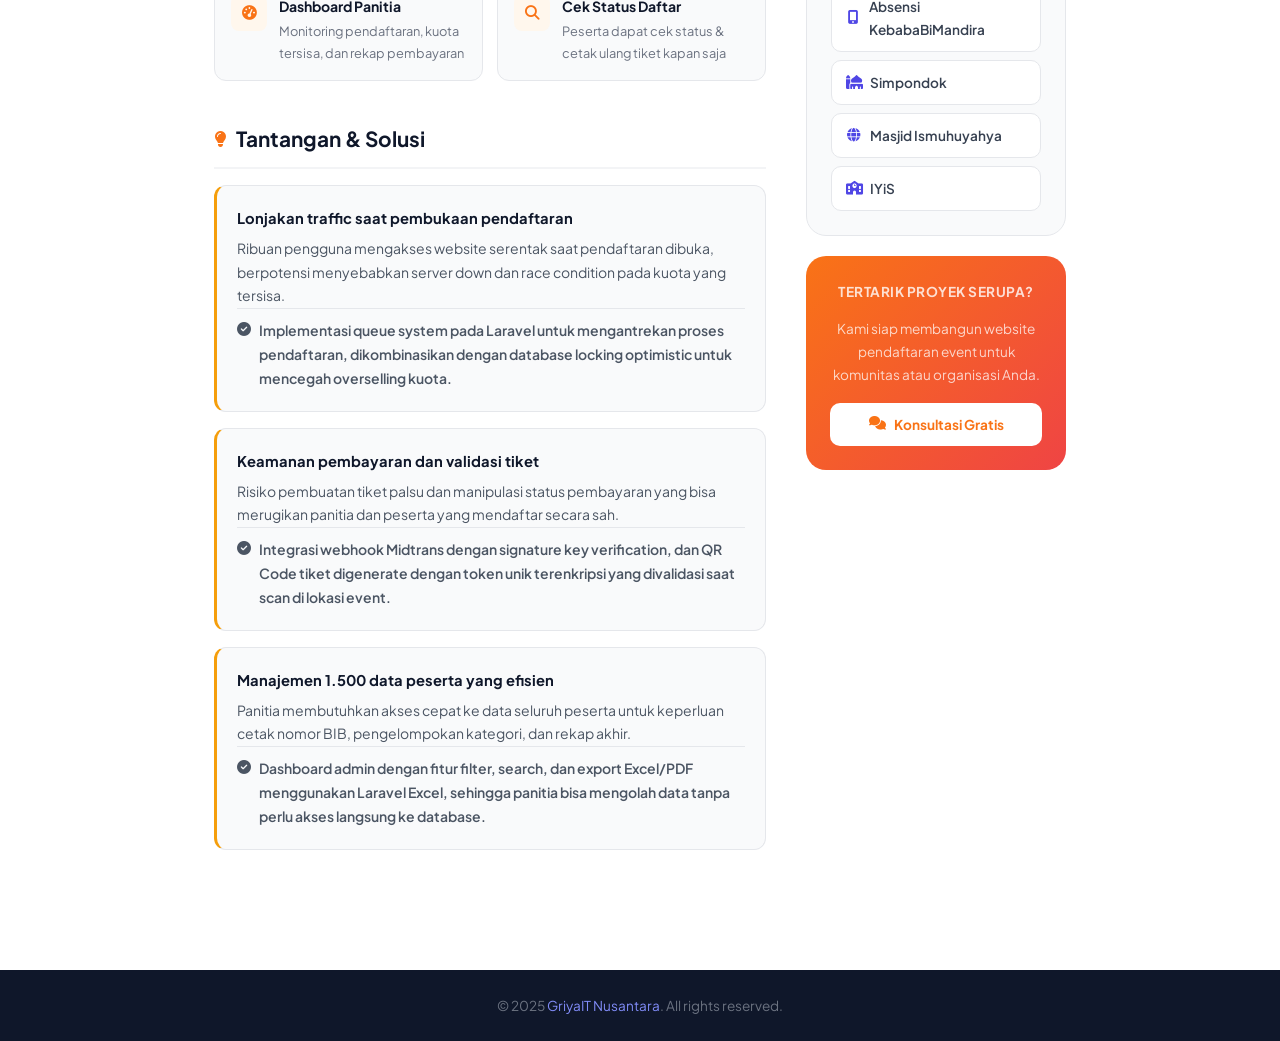
<file: portfolio/runfornation.html>
<!doctype html>
<html lang="id">
  <head>
    <meta charset="UTF-8" />
    <meta name="viewport" content="width=device-width, initial-scale=1.0" />
    <title>RunForNation — Detail Portfolio | GriyaIT Nusantara</title>
    <meta
      name="description"
      content="RunForNation adalah website pendaftaran event lari Pontianak di GOR Pontianak dengan 1.500 peserta, dikembangkan oleh GriyaIT Nusantara."
    />
    <link rel="icon" type="image/png" href="../assets/icons/LOGOGRIYAITNUSANTARANEW.png" />
    <link rel="preconnect" href="https://fonts.googleapis.com" />
    <link rel="preconnect" href="https://fonts.gstatic.com" crossorigin />
    <link
      href="https://fonts.googleapis.com/css2?family=Plus+Jakarta+Sans:wght@400;500;600;700;800&display=swap"
      rel="stylesheet"
    />
    <link
      rel="stylesheet"
      href="https://cdnjs.cloudflare.com/ajax/libs/font-awesome/6.5.1/css/all.min.css"
    />
    <style>
      :root {
        --primary: #4f46e5;
        --primary-dark: #4338ca;
        --primary-light: #818cf8;
        --primary-bg: #eef2ff;
        --accent: #f59e0b;
        --accent-run: #f97316;
        --accent-run-bg: #fff7ed;
        --dark: #0f172a;
        --dark-2: #1e293b;
        --gray-700: #374151;
        --gray-600: #4b5563;
        --gray-500: #6b7280;
        --gray-400: #9ca3af;
        --gray-300: #d1d5db;
        --gray-200: #e5e7eb;
        --gray-100: #f3f4f6;
        --gray-50: #f9fafb;
        --white: #ffffff;
        --gradient: linear-gradient(135deg, #4f46e5 0%, #0ea5e9 100%);
        --gradient-run: linear-gradient(135deg, #f97316 0%, #ef4444 100%);
        --shadow: 0 4px 6px -1px rgba(0, 0, 0, 0.1);
        --shadow-lg: 0 20px 25px -5px rgba(0, 0, 0, 0.1);
        --radius: 12px;
        --radius-lg: 20px;
        --transition: all 0.3s ease;
      }

      *, *::before, *::after { margin: 0; padding: 0; box-sizing: border-box; }

      body {
        font-family: "Plus Jakarta Sans", -apple-system, sans-serif;
        color: var(--gray-700);
        line-height: 1.7;
        background: var(--white);
      }

      a { text-decoration: none; color: inherit; transition: var(--transition); }
      ul { list-style: none; }

      .container { max-width: 900px; margin: 0 auto; padding: 0 24px; }

      /* ===== NAVBAR ===== */
      .navbar {
        position: fixed;
        top: 0; left: 0; right: 0;
        z-index: 100;
        padding: 14px 0;
        background: rgba(255, 255, 255, 0.95);
        backdrop-filter: blur(20px);
        border-bottom: 1px solid var(--gray-200);
      }

      .navbar .container {
        max-width: 900px;
        display: flex;
        align-items: center;
        justify-content: space-between;
      }

      .logo { display: flex; align-items: center; gap: 10px; font-weight: 800; font-size: 1.2rem; }
      .logo-img { height: 32px; width: auto; }
      .logo-text { color: var(--dark); }
      .highlight { color: var(--primary); }

      .back-btn {
        display: inline-flex;
        align-items: center;
        gap: 8px;
        padding: 8px 18px;
        border: 1.5px solid var(--gray-300);
        border-radius: 10px;
        font-size: 0.875rem;
        font-weight: 600;
        color: var(--gray-600);
      }

      .back-btn:hover {
        border-color: var(--primary);
        color: var(--primary);
        background: var(--primary-bg);
      }

      /* ===== HERO ===== */
      .detail-hero {
        padding: 100px 0 48px;
        background: linear-gradient(180deg, #fff7ed 0%, var(--white) 100%);
      }

      .breadcrumb {
        display: flex;
        align-items: center;
        gap: 8px;
        font-size: 0.85rem;
        color: var(--gray-500);
        margin-bottom: 20px;
      }

      .breadcrumb a:hover { color: var(--primary); }
      .breadcrumb i { font-size: 0.7rem; }

      .detail-hero h1 {
        font-size: clamp(1.8rem, 4vw, 2.6rem);
        font-weight: 800;
        color: var(--dark);
        line-height: 1.3;
        margin-bottom: 16px;
      }

      .detail-meta {
        display: flex;
        align-items: center;
        gap: 12px;
        flex-wrap: wrap;
        margin-bottom: 32px;
      }

      .badge {
        display: inline-flex;
        align-items: center;
        gap: 6px;
        padding: 6px 14px;
        border-radius: 50px;
        font-size: 0.8rem;
        font-weight: 600;
      }

      .badge-category { background: var(--accent-run-bg); color: var(--accent-run); }
      .badge-tech { background: var(--gray-100); color: var(--gray-600); }
      .badge-platform { background: #dcfce7; color: #16a34a; }

      /* ===== HERO BANNER ===== */
      .event-banner {
        margin-bottom: 48px;
        border-radius: var(--radius-lg);
        overflow: hidden;
        background: var(--gradient-run);
        box-shadow: var(--shadow-lg);
        padding: 60px 40px;
        display: flex;
        align-items: center;
        justify-content: center;
        flex-direction: column;
        gap: 16px;
        text-align: center;
      }

      .event-banner .run-icon {
        font-size: 5rem;
        color: rgba(255, 255, 255, 0.3);
      }

      .event-banner h2 {
        font-size: 2rem;
        font-weight: 800;
        color: var(--white);
        letter-spacing: -0.5px;
      }

      .event-banner p {
        font-size: 1rem;
        color: rgba(255, 255, 255, 0.85);
        font-weight: 500;
      }

      /* Stats */
      .stats-row {
        display: flex;
        gap: 16px;
        margin-top: 8px;
      }

      .stat-box {
        background: rgba(255, 255, 255, 0.15);
        backdrop-filter: blur(10px);
        border-radius: var(--radius);
        padding: 12px 20px;
        text-align: center;
      }

      .stat-box .stat-num {
        font-size: 1.5rem;
        font-weight: 800;
        color: var(--white);
        display: block;
      }

      .stat-box .stat-label {
        font-size: 0.75rem;
        color: rgba(255, 255, 255, 0.8);
        font-weight: 500;
      }

      /* ===== CONTENT ===== */
      .detail-content { padding-bottom: 80px; }

      .content-grid {
        display: grid;
        grid-template-columns: 1fr 260px;
        gap: 40px;
        align-items: start;
      }

      .main-content section { margin-bottom: 40px; }

      .main-content h2 {
        font-size: 1.3rem;
        font-weight: 700;
        color: var(--dark);
        margin-bottom: 16px;
        padding-bottom: 10px;
        border-bottom: 2px solid var(--gray-100);
        display: flex;
        align-items: center;
        gap: 10px;
      }

      .main-content h2 i { color: var(--accent-run); font-size: 1rem; }

      .main-content p {
        color: var(--gray-600);
        font-size: 0.95rem;
        margin-bottom: 12px;
      }

      /* Feature grid */
      .feature-grid {
        display: grid;
        grid-template-columns: 1fr 1fr;
        gap: 14px;
      }

      .feature-item {
        display: flex;
        align-items: flex-start;
        gap: 12px;
        padding: 16px;
        background: var(--gray-50);
        border-radius: var(--radius);
        border: 1px solid var(--gray-200);
      }

      .feature-icon {
        width: 36px;
        height: 36px;
        background: var(--accent-run-bg);
        color: var(--accent-run);
        border-radius: 8px;
        display: flex;
        align-items: center;
        justify-content: center;
        font-size: 0.9rem;
        flex-shrink: 0;
      }

      .feature-item h4 {
        font-size: 0.875rem;
        font-weight: 700;
        color: var(--dark);
        margin-bottom: 2px;
      }

      .feature-item p {
        font-size: 0.8rem;
        color: var(--gray-500);
        margin: 0;
      }

      /* Challenge list */
      .challenge-list { display: flex; flex-direction: column; gap: 16px; }

      .challenge-item {
        padding: 20px;
        background: var(--gray-50);
        border-radius: var(--radius);
        border: 1px solid var(--gray-200);
        border-left: 3px solid var(--accent);
      }

      .challenge-item h4 {
        font-size: 0.92rem;
        font-weight: 700;
        color: var(--dark);
        margin-bottom: 6px;
      }

      .challenge-item p { font-size: 0.875rem; color: var(--gray-600); margin: 0; }

      .solution {
        display: flex;
        align-items: flex-start;
        gap: 8px;
        margin-top: 10px;
        padding-top: 10px;
        border-top: 1px solid var(--gray-200);
        font-size: 0.875rem;
        color: #16a34a;
        font-weight: 600;
      }

      .solution i { margin-top: 3px; flex-shrink: 0; }

      /* Sidebar */
      .sidebar {
        position: sticky;
        top: 90px;
        display: flex;
        flex-direction: column;
        gap: 20px;
      }

      .sidebar-card {
        padding: 24px;
        background: var(--gray-50);
        border-radius: var(--radius-lg);
        border: 1px solid var(--gray-200);
      }

      .sidebar-card h4 {
        font-size: 0.85rem;
        font-weight: 700;
        color: var(--gray-500);
        text-transform: uppercase;
        letter-spacing: 0.5px;
        margin-bottom: 14px;
      }

      .info-row {
        display: flex;
        justify-content: space-between;
        align-items: flex-start;
        padding: 8px 0;
        border-bottom: 1px solid var(--gray-200);
        font-size: 0.875rem;
        gap: 8px;
      }

      .info-row:last-child { border-bottom: none; }
      .info-row .label { color: var(--gray-500); flex-shrink: 0; }
      .info-row .value { color: var(--dark); font-weight: 600; text-align: right; }

      .tech-tags { display: flex; flex-wrap: wrap; gap: 8px; }

      .tech-tag {
        padding: 5px 12px;
        background: var(--primary-bg);
        color: var(--primary);
        border-radius: 50px;
        font-size: 0.78rem;
        font-weight: 600;
      }

      .link-list { display: flex; flex-direction: column; gap: 8px; }

      .link-list a {
        display: flex;
        align-items: center;
        gap: 8px;
        padding: 10px 14px;
        background: var(--white);
        border: 1px solid var(--gray-200);
        border-radius: 10px;
        font-size: 0.85rem;
        font-weight: 600;
        color: var(--gray-700);
      }

      .link-list a:hover {
        border-color: var(--primary);
        color: var(--primary);
        background: var(--primary-bg);
      }

      .link-list a i { color: var(--primary); width: 16px; text-align: center; }

      .cta-card {
        background: var(--gradient-run);
        border: none;
        text-align: center;
      }

      .cta-card h4 { color: rgba(255, 255, 255, 0.8); }

      .cta-card p {
        font-size: 0.85rem;
        color: rgba(255, 255, 255, 0.75);
        margin-bottom: 16px;
      }

      .btn-white-sm {
        display: inline-flex;
        align-items: center;
        gap: 8px;
        padding: 10px 20px;
        background: var(--white);
        color: var(--accent-run);
        border-radius: 10px;
        font-size: 0.85rem;
        font-weight: 700;
        width: 100%;
        justify-content: center;
      }

      .btn-white-sm:hover { background: var(--accent-run-bg); }

      /* ===== FOOTER ===== */
      .detail-footer {
        padding: 24px 0;
        background: var(--dark);
        text-align: center;
        color: var(--gray-500);
        font-size: 0.85rem;
      }

      .detail-footer a { color: var(--primary-light); }
      .detail-footer a:hover { color: var(--white); }

      /* ===== RESPONSIVE ===== */
      @media (max-width: 768px) {
        .content-grid { grid-template-columns: 1fr; }
        .sidebar { position: static; order: -1; }
        .feature-grid { grid-template-columns: 1fr; }
        .detail-meta { gap: 8px; }
        .stats-row { flex-wrap: wrap; justify-content: center; }
        .event-banner { padding: 40px 24px; }
      }
    </style>
  </head>
  <body>

    <!-- Navbar -->
    <nav class="navbar">
      <div class="container">
        <a href="../index.html" class="logo">
          <img src="../assets/icons/LOGOGRIYAITNUSANTARANEW.png" alt="GriyaIT Nusantara" class="logo-img" />
          <span class="logo-text">GriyaIT<span class="highlight">Nusantara</span></span>
        </a>
        <a href="../index.html#portfolio" class="back-btn">
          <i class="fas fa-arrow-left"></i> Kembali ke Portfolio
        </a>
      </div>
    </nav>

    <!-- Hero -->
    <section class="detail-hero">
      <div class="container">
        <div class="breadcrumb">
          <a href="../index.html">Beranda</a>
          <i class="fas fa-chevron-right"></i>
          <a href="../index.html#portfolio">Portfolio</a>
          <i class="fas fa-chevron-right"></i>
          <span>RunForNation</span>
        </div>
        <h1>RunForNation<br>Website Event Lari Pontianak</h1>
        <div class="detail-meta">
          <span class="badge badge-category"><i class="fas fa-running"></i> Event Registration</span>
          <span class="badge badge-platform"><i class="fas fa-globe"></i> Website</span>
          <span class="badge badge-tech"><i class="fab fa-laravel" style="color:#f05340"></i> Laravel</span>
          <span class="badge badge-tech"><i class="fas fa-users"></i> 1.500 Peserta</span>
        </div>
      </div>
    </section>

    <!-- Event Banner -->
    <div class="container">
      <div class="event-banner">
        <div class="run-icon"><i class="fas fa-running"></i></div>
        <h2>Run For Nation</h2>
        <p>Event Lari Resmi Kota Pontianak &mdash; GOR Pontianak</p>
        <div class="stats-row">
          <div class="stat-box">
            <span class="stat-num">1.500</span>
            <span class="stat-label">Peserta Terdaftar</span>
          </div>
          <div class="stat-box">
            <span class="stat-num">3</span>
            <span class="stat-label">Kategori Lomba</span>
          </div>
          <div class="stat-box">
            <span class="stat-num">1</span>
            <span class="stat-label">Lokasi &mdash; GOR Pontianak</span>
          </div>
        </div>
      </div>
    </div>

    <!-- Content -->
    <div class="container">
      <div class="detail-content">
        <div class="content-grid">

          <!-- Main -->
          <div class="main-content">

            <section>
              <h2><i class="fas fa-info-circle"></i> Tentang Proyek</h2>
              <p>
                <strong>RunForNation</strong> adalah website pendaftaran resmi event lari yang diadakan
                di <strong>GOR Pontianak</strong>. Website ini dirancang untuk menampung dan mengelola
                pendaftaran hingga <strong>1.500 peserta</strong> secara online — menggantikan proses
                pendaftaran manual yang rentan antrian dan kesalahan data.
              </p>
              <p>
                Dibangun dengan <strong>Laravel</strong>, sistem ini menyediakan alur pendaftaran yang
                mulus mulai dari pengisian formulir, pemilihan kategori lomba, pembayaran online,
                hingga pengunduhan e-ticket resmi — semuanya dalam satu platform yang cepat dan aman.
              </p>
            </section>

            <section>
              <h2><i class="fas fa-star"></i> Fitur Utama</h2>
              <div class="feature-grid">
                <div class="feature-item">
                  <div class="feature-icon"><i class="fas fa-edit"></i></div>
                  <div>
                    <h4>Formulir Pendaftaran</h4>
                    <p>Pendaftaran online dengan validasi data peserta secara real-time</p>
                  </div>
                </div>
                <div class="feature-item">
                  <div class="feature-icon"><i class="fas fa-layer-group"></i></div>
                  <div>
                    <h4>Pilihan Kategori</h4>
                    <p>Beberapa kategori jarak lari dengan kuota dan harga berbeda</p>
                  </div>
                </div>
                <div class="feature-item">
                  <div class="feature-icon"><i class="fas fa-credit-card"></i></div>
                  <div>
                    <h4>Pembayaran Online</h4>
                    <p>Integrasi payment gateway Midtrans — transfer, QRIS, kartu kredit</p>
                  </div>
                </div>
                <div class="feature-item">
                  <div class="feature-icon"><i class="fas fa-qrcode"></i></div>
                  <div>
                    <h4>E-Ticket & QR Code</h4>
                    <p>Tiket digital berisi QR Code unik untuk verifikasi di lokasi</p>
                  </div>
                </div>
                <div class="feature-item">
                  <div class="feature-icon"><i class="fas fa-tachometer-alt"></i></div>
                  <div>
                    <h4>Dashboard Panitia</h4>
                    <p>Monitoring pendaftaran, kuota tersisa, dan rekap pembayaran</p>
                  </div>
                </div>
                <div class="feature-item">
                  <div class="feature-icon"><i class="fas fa-search"></i></div>
                  <div>
                    <h4>Cek Status Daftar</h4>
                    <p>Peserta dapat cek status & cetak ulang tiket kapan saja</p>
                  </div>
                </div>
              </div>
            </section>

            <section>
              <h2><i class="fas fa-lightbulb"></i> Tantangan & Solusi</h2>
              <div class="challenge-list">
                <div class="challenge-item">
                  <h4>Lonjakan traffic saat pembukaan pendaftaran</h4>
                  <p>Ribuan pengguna mengakses website serentak saat pendaftaran dibuka, berpotensi menyebabkan server down dan race condition pada kuota yang tersisa.</p>
                  <p class="solution"><i class="fas fa-check-circle"></i> Implementasi queue system pada Laravel untuk mengantrekan proses pendaftaran, dikombinasikan dengan database locking optimistic untuk mencegah overselling kuota.</p>
                </div>
                <div class="challenge-item">
                  <h4>Keamanan pembayaran dan validasi tiket</h4>
                  <p>Risiko pembuatan tiket palsu dan manipulasi status pembayaran yang bisa merugikan panitia dan peserta yang mendaftar secara sah.</p>
                  <p class="solution"><i class="fas fa-check-circle"></i> Integrasi webhook Midtrans dengan signature key verification, dan QR Code tiket digenerate dengan token unik terenkripsi yang divalidasi saat scan di lokasi event.</p>
                </div>
                <div class="challenge-item">
                  <h4>Manajemen 1.500 data peserta yang efisien</h4>
                  <p>Panitia membutuhkan akses cepat ke data seluruh peserta untuk keperluan cetak nomor BIB, pengelompokan kategori, dan rekap akhir.</p>
                  <p class="solution"><i class="fas fa-check-circle"></i> Dashboard admin dengan fitur filter, search, dan export Excel/PDF menggunakan Laravel Excel, sehingga panitia bisa mengolah data tanpa perlu akses langsung ke database.</p>
                </div>
              </div>
            </section>

          </div>

          <!-- Sidebar -->
          <aside class="sidebar">

            <div class="sidebar-card">
              <h4>Info Proyek</h4>
              <div class="info-row">
                <span class="label">Nama</span>
                <span class="value">RunForNation</span>
              </div>
              <div class="info-row">
                <span class="label">Kategori</span>
                <span class="value">Event Registration</span>
              </div>
              <div class="info-row">
                <span class="label">Platform</span>
                <span class="value">Website</span>
              </div>
              <div class="info-row">
                <span class="label">Lokasi</span>
                <span class="value">GOR Pontianak</span>
              </div>
              <div class="info-row">
                <span class="label">Peserta</span>
                <span class="value">1.500 orang</span>
              </div>
              <div class="info-row">
                <span class="label">Framework</span>
                <span class="value">Laravel</span>
              </div>
            </div>

            <div class="sidebar-card">
              <h4>Tech Stack</h4>
              <div class="tech-tags">
                <span class="tech-tag">Laravel</span>
                <span class="tech-tag">PHP</span>
                <span class="tech-tag">MySQL</span>
                <span class="tech-tag">Midtrans</span>
                <span class="tech-tag">JavaScript</span>
                <span class="tech-tag">Bootstrap</span>
                <span class="tech-tag">Laravel Excel</span>
                <span class="tech-tag">Queue</span>
              </div>
            </div>

            <div class="sidebar-card">
              <h4>Proyek Lainnya</h4>
              <div class="link-list">
                <a href="abimandira.html">
                  <i class="fas fa-mobile-alt"></i> Absensi KebabaBiMandira
                </a>
                <a href="simpondok.html">
                  <i class="fas fa-mosque"></i> Simpondok
                </a>
                <a href="masjidIsmuhuyahya.html">
                  <i class="fas fa-globe"></i> Masjid Ismuhuyahya
                </a>
                <a href="iyis.html">
                  <i class="fas fa-school"></i> IYiS
                </a>
              </div>
            </div>

            <div class="sidebar-card cta-card">
              <h4>Tertarik proyek serupa?</h4>
              <p>Kami siap membangun website pendaftaran event untuk komunitas atau organisasi Anda.</p>
              <a href="../index.html#kontak" class="btn-white-sm">
                <i class="fas fa-comments"></i> Konsultasi Gratis
              </a>
            </div>

          </aside>
        </div>
      </div>
    </div>

    <!-- Footer -->
    <footer class="detail-footer">
      <p>&copy; 2025 <a href="../index.html">GriyaIT Nusantara</a>. All rights reserved.</p>
    </footer>

  </body>
</html>
</file>
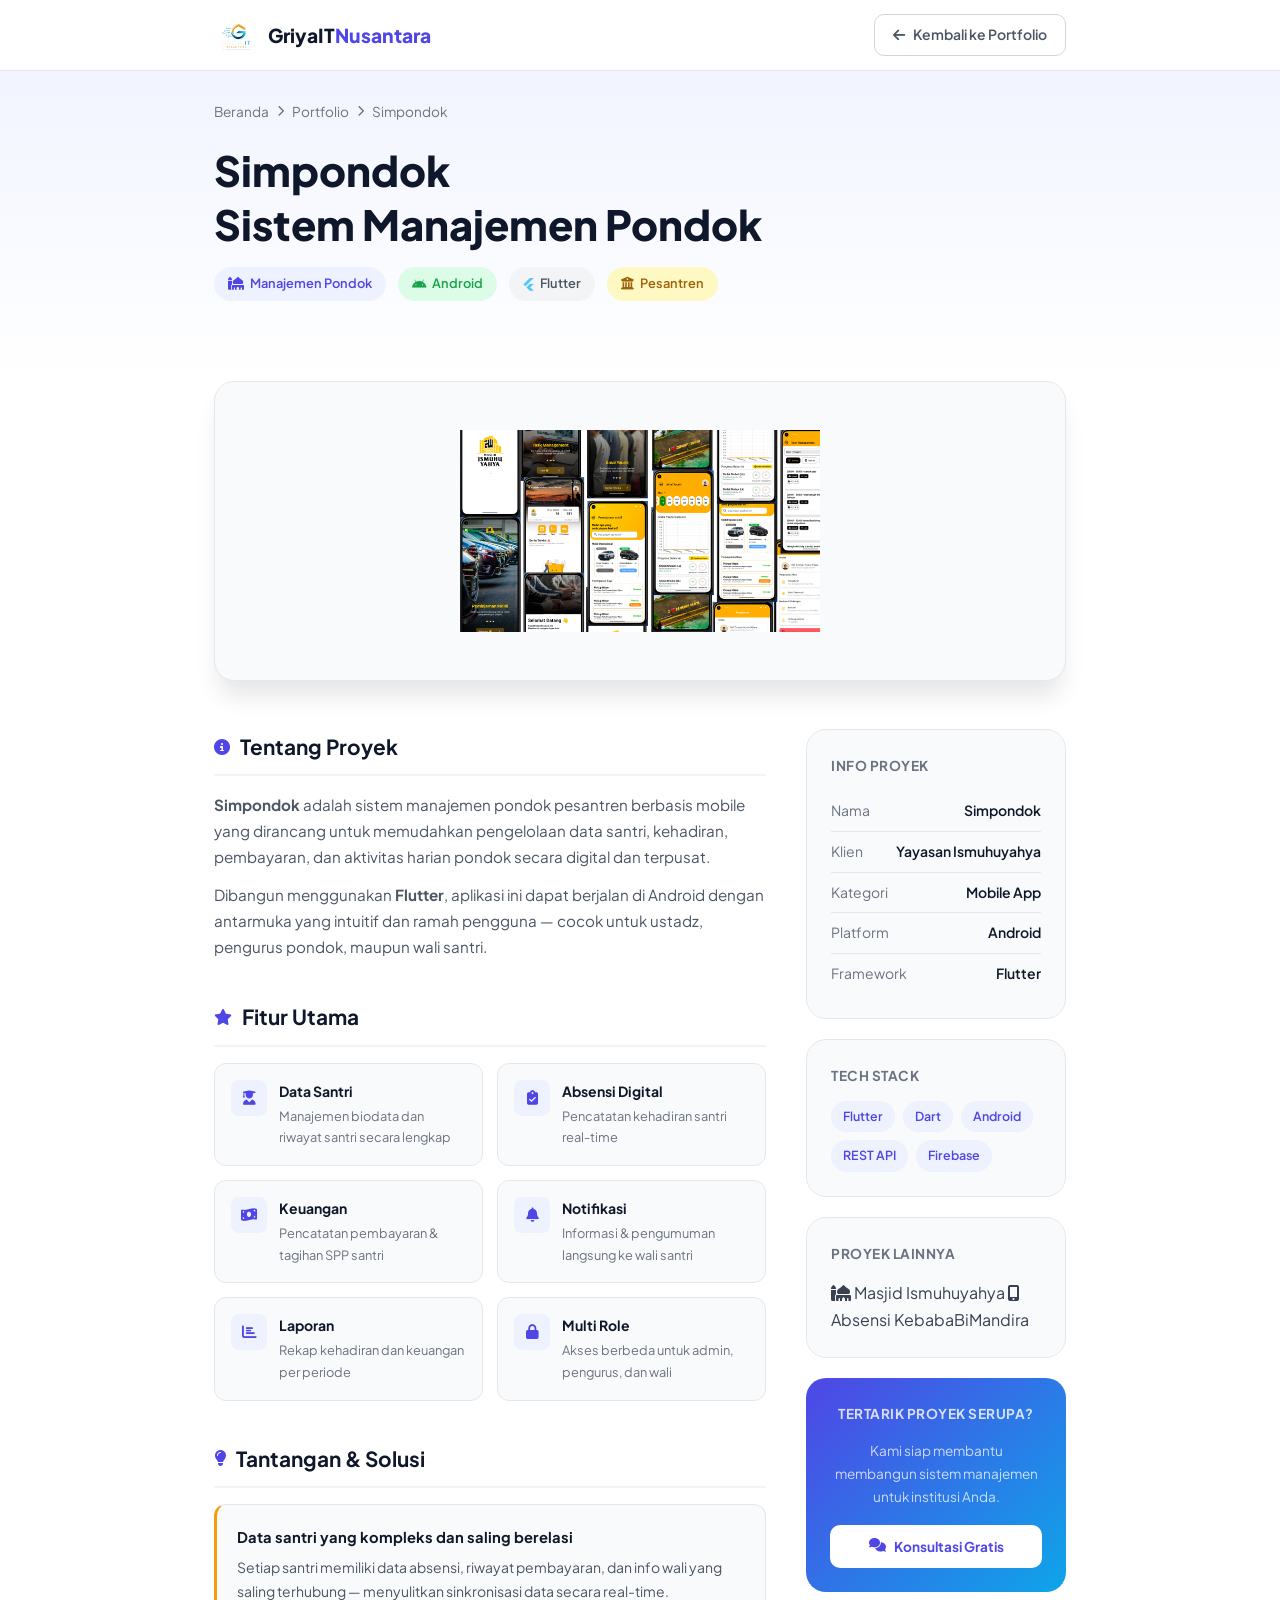
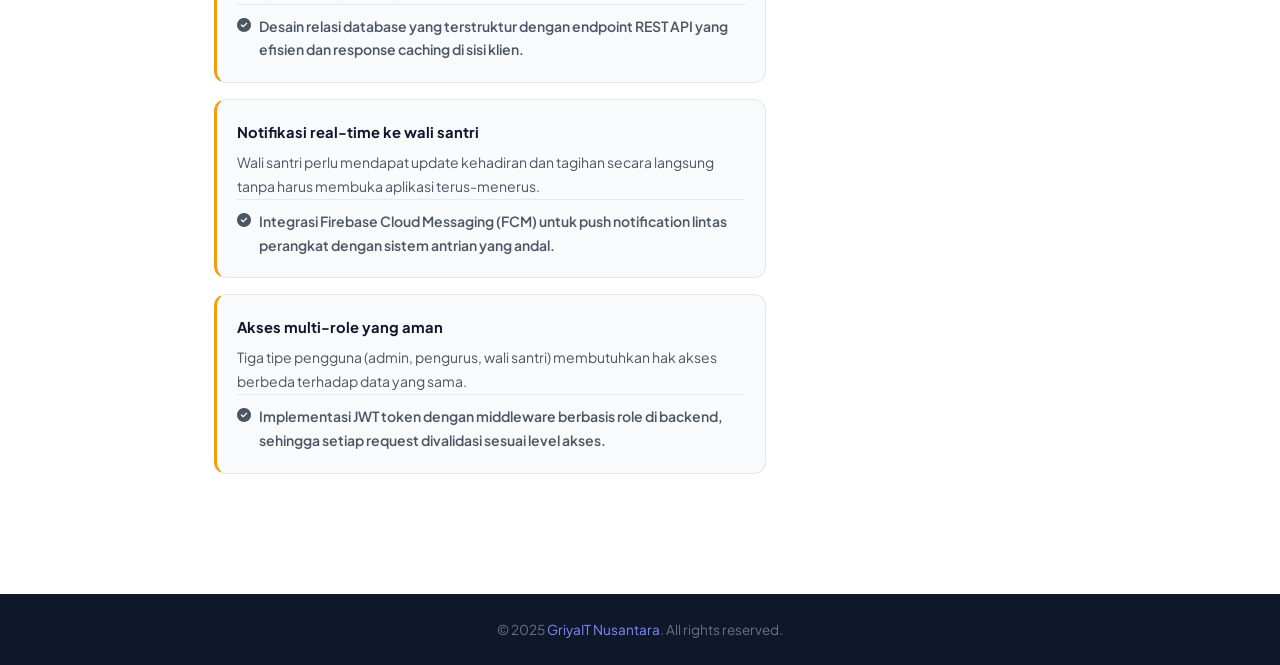
<file: portfolio/simpondok.html>
<!doctype html>
<html lang="id">
  <head>
    <meta charset="UTF-8" />
    <meta name="viewport" content="width=device-width, initial-scale=1.0" />
    <title>Simpondok — Detail Portfolio | GriyaIT Nusantara</title>
    <meta
      name="description"
      content="Simpondok adalah sistem manajemen pondok pesantren berbasis mobile yang dikembangkan oleh GriyaIT Nusantara."
    />
    <link
      rel="icon"
      type="image/png"
      href="../assets/icons/LOGOGRIYAITNUSANTARANEW.png"
    />
    <link rel="preconnect" href="https://fonts.googleapis.com" />
    <link rel="preconnect" href="https://fonts.gstatic.com" crossorigin />
    <link
      href="https://fonts.googleapis.com/css2?family=Plus+Jakarta+Sans:wght@400;500;600;700;800&display=swap"
      rel="stylesheet"
    />
    <link
      rel="stylesheet"
      href="https://cdnjs.cloudflare.com/ajax/libs/font-awesome/6.5.1/css/all.min.css"
    />
    <style>
      :root {
        --primary: #4f46e5;
        --primary-dark: #4338ca;
        --primary-light: #818cf8;
        --primary-bg: #eef2ff;
        --secondary: #0ea5e9;
        --accent: #f59e0b;
        --dark: #0f172a;
        --dark-2: #1e293b;
        --gray-700: #374151;
        --gray-600: #4b5563;
        --gray-500: #6b7280;
        --gray-400: #9ca3af;
        --gray-300: #d1d5db;
        --gray-200: #e5e7eb;
        --gray-100: #f3f4f6;
        --gray-50: #f9fafb;
        --white: #ffffff;
        --gradient: linear-gradient(135deg, #4f46e5 0%, #0ea5e9 100%);
        --shadow: 0 4px 6px -1px rgba(0, 0, 0, 0.1);
        --shadow-lg: 0 20px 25px -5px rgba(0, 0, 0, 0.1);
        --radius: 12px;
        --radius-lg: 20px;
        --transition: all 0.3s ease;
      }

      *,
      *::before,
      *::after {
        margin: 0;
        padding: 0;
        box-sizing: border-box;
      }

      body {
        font-family:
          "Plus Jakarta Sans",
          -apple-system,
          sans-serif;
        color: var(--gray-700);
        line-height: 1.7;
        background: var(--white);
      }

      a {
        text-decoration: none;
        color: inherit;
        transition: var(--transition);
      }
      ul {
        list-style: none;
      }

      .container {
        max-width: 900px;
        margin: 0 auto;
        padding: 0 24px;
      }

      /* ===== NAVBAR ===== */
      .navbar {
        position: fixed;
        top: 0;
        left: 0;
        right: 0;
        z-index: 100;
        padding: 14px 0;
        background: rgba(255, 255, 255, 0.95);
        backdrop-filter: blur(20px);
        border-bottom: 1px solid var(--gray-200);
      }

      .navbar .container {
        max-width: 900px;
        display: flex;
        align-items: center;
        justify-content: space-between;
      }

      .logo {
        display: flex;
        align-items: center;
        gap: 10px;
        font-weight: 800;
        font-size: 1.2rem;
      }

      .logo-img {
        height: 32px;
        width: auto;
      }
      .logo-text {
        color: var(--dark);
      }
      .highlight {
        color: var(--primary);
      }

      .back-btn {
        display: inline-flex;
        align-items: center;
        gap: 8px;
        padding: 8px 18px;
        border: 1.5px solid var(--gray-300);
        border-radius: 10px;
        font-size: 0.875rem;
        font-weight: 600;
        color: var(--gray-600);
      }

      .back-btn:hover {
        border-color: var(--primary);
        color: var(--primary);
        background: var(--primary-bg);
      }

      /* ===== HERO ===== */
      .detail-hero {
        padding: 100px 0 48px;
        background: linear-gradient(
          180deg,
          var(--primary-bg) 0%,
          var(--white) 100%
        );
      }

      .breadcrumb {
        display: flex;
        align-items: center;
        gap: 8px;
        font-size: 0.85rem;
        color: var(--gray-500);
        margin-bottom: 20px;
      }

      .breadcrumb a:hover {
        color: var(--primary);
      }
      .breadcrumb i {
        font-size: 0.7rem;
      }

      .detail-hero h1 {
        font-size: clamp(1.8rem, 4vw, 2.6rem);
        font-weight: 800;
        color: var(--dark);
        line-height: 1.3;
        margin-bottom: 16px;
      }

      .detail-meta {
        display: flex;
        align-items: center;
        gap: 12px;
        flex-wrap: wrap;
        margin-bottom: 32px;
      }

      .badge {
        display: inline-flex;
        align-items: center;
        gap: 6px;
        padding: 6px 14px;
        border-radius: 50px;
        font-size: 0.8rem;
        font-weight: 600;
      }

      .badge-category {
        background: var(--primary-bg);
        color: var(--primary);
      }
      .badge-tech {
        background: var(--gray-100);
        color: var(--gray-600);
      }
      .badge-platform {
        background: #dcfce7;
        color: #16a34a;
      }
      .badge-web {
        background: #fef9c3;
        color: #a16207;
      }

      /* ===== SCREENSHOT ===== */
      .screenshot-section {
        margin-bottom: 48px;
      }

      .screenshot-wrapper {
        border-radius: var(--radius-lg);
        overflow: hidden;
        box-shadow: var(--shadow-lg);
        border: 1px solid var(--gray-200);
        background: var(--gray-50);
        display: flex;
        align-items: center;
        justify-content: center;
        min-height: 300px;
        padding: 40px;
      }

      .screenshot-wrapper img {
        max-width: 360px;
        width: 100%;
        height: auto;
        display: block;
      }

      /* ===== CONTENT ===== */
      .detail-content {
        padding-bottom: 80px;
      }

      .content-grid {
        display: grid;
        grid-template-columns: 1fr 260px;
        gap: 40px;
        align-items: start;
      }

      .main-content section {
        margin-bottom: 40px;
      }

      .main-content h2 {
        font-size: 1.3rem;
        font-weight: 700;
        color: var(--dark);
        margin-bottom: 16px;
        padding-bottom: 10px;
        border-bottom: 2px solid var(--gray-100);
        display: flex;
        align-items: center;
        gap: 10px;
      }

      .main-content h2 i {
        color: var(--primary);
        font-size: 1rem;
      }

      .main-content p {
        color: var(--gray-600);
        font-size: 0.95rem;
        margin-bottom: 12px;
      }

      /* Feature grid */
      .feature-grid {
        display: grid;
        grid-template-columns: 1fr 1fr;
        gap: 14px;
      }

      .feature-item {
        display: flex;
        align-items: flex-start;
        gap: 12px;
        padding: 16px;
        background: var(--gray-50);
        border-radius: var(--radius);
        border: 1px solid var(--gray-200);
      }

      .feature-icon {
        width: 36px;
        height: 36px;
        background: var(--primary-bg);
        color: var(--primary);
        border-radius: 8px;
        display: flex;
        align-items: center;
        justify-content: center;
        font-size: 0.9rem;
        flex-shrink: 0;
      }

      .feature-item h4 {
        font-size: 0.875rem;
        font-weight: 700;
        color: var(--dark);
        margin-bottom: 2px;
      }

      .feature-item p {
        font-size: 0.8rem;
        color: var(--gray-500);
        margin: 0;
      }

      /* Steps */
      .step-list {
        display: flex;
        flex-direction: column;
        gap: 16px;
      }

      .step-item {
        display: flex;
        gap: 16px;
        padding: 20px;
        background: var(--gray-50);
        border-radius: var(--radius);
        border: 1px solid var(--gray-200);
      }

      .step-num {
        width: 36px;
        height: 36px;
        background: var(--gradient);
        color: var(--white);
        border-radius: 50%;
        display: flex;
        align-items: center;
        justify-content: center;
        font-weight: 800;
        font-size: 0.9rem;
        flex-shrink: 0;
      }

      .step-body h4 {
        font-size: 0.95rem;
        font-weight: 700;
        color: var(--dark);
        margin-bottom: 6px;
      }

      .step-body p {
        font-size: 0.88rem;
        color: var(--gray-500);
        margin: 0;
      }

      pre {
        background: var(--dark);
        color: #e2e8f0;
        padding: 14px 18px;
        border-radius: var(--radius);
        font-size: 0.82rem;
        overflow-x: auto;
        margin: 10px 0 0;
        line-height: 1.6;
        font-family: "Fira Code", "Courier New", monospace;
      }

      code {
        background: var(--primary-bg);
        color: var(--primary-dark);
        padding: 2px 8px;
        border-radius: 6px;
        font-size: 0.85rem;
        font-family: "Fira Code", "Courier New", monospace;
      }

      pre code {
        background: none;
        color: inherit;
        padding: 0;
      }

      /* ===== SIDEBAR ===== */
      .sidebar {
        position: sticky;
        top: 90px;
        display: flex;
        flex-direction: column;
        gap: 20px;
      }

      .sidebar-card {
        padding: 24px;
        background: var(--gray-50);
        border-radius: var(--radius-lg);
        border: 1px solid var(--gray-200);
      }

      .sidebar-card h4 {
        font-size: 0.85rem;
        font-weight: 700;
        color: var(--gray-500);
        text-transform: uppercase;
        letter-spacing: 0.5px;
        margin-bottom: 14px;
      }

      .info-row {
        display: flex;
        justify-content: space-between;
        align-items: flex-start;
        padding: 8px 0;
        border-bottom: 1px solid var(--gray-200);
        font-size: 0.875rem;
        gap: 8px;
      }

      .info-row:last-child {
        border-bottom: none;
      }
      .info-row .label {
        color: var(--gray-500);
        flex-shrink: 0;
      }
      .info-row .value {
        color: var(--dark);
        font-weight: 600;
        text-align: right;
      }

      .tech-tags {
        display: flex;
        flex-wrap: wrap;
        gap: 8px;
      }

      .tech-tag {
        padding: 5px 12px;
        background: var(--primary-bg);
        color: var(--primary);
        border-radius: 50px;
        font-size: 0.78rem;
        font-weight: 600;
      }

      /* Clone box */
      .clone-box {
        display: flex;
        align-items: center;
        gap: 8px;
        background: var(--dark);
        border-radius: var(--radius);
        padding: 10px 14px;
        margin-bottom: 10px;
        overflow: hidden;
      }

      .clone-url {
        flex: 1;
        background: none;
        color: #93c5fd;
        padding: 0;
        font-size: 0.75rem;
        white-space: nowrap;
        overflow: hidden;
        text-overflow: ellipsis;
        font-family: "Fira Code", "Courier New", monospace;
      }

      .copy-btn {
        background: none;
        border: none;
        color: var(--gray-400);
        cursor: pointer;
        padding: 4px 6px;
        border-radius: 6px;
        flex-shrink: 0;
        transition: var(--transition);
        font-size: 0.9rem;
      }

      .copy-btn:hover {
        color: var(--white);
        background: rgba(255, 255, 255, 0.1);
      }
      .copy-btn.copied {
        color: #4ade80;
      }

      .github-btn {
        display: flex;
        align-items: center;
        justify-content: center;
        gap: 8px;
        padding: 10px;
        background: var(--dark);
        color: var(--white);
        border-radius: 10px;
        font-size: 0.85rem;
        font-weight: 600;
        width: 100%;
        transition: var(--transition);
      }

      .github-btn:hover {
        background: #1a2234;
        transform: translateY(-2px);
      }

      .cta-card {
        background: var(--gradient);
        border: none;
        text-align: center;
      }
      .cta-card h4 {
        color: rgba(255, 255, 255, 0.8);
      }
      .cta-card p {
        font-size: 0.85rem;
        color: rgba(255, 255, 255, 0.75);
        margin-bottom: 16px;
      }

      .btn-white-sm {
        display: inline-flex;
        align-items: center;
        justify-content: center;
        gap: 8px;
        padding: 10px 20px;
        background: var(--white);
        color: var(--primary);
        border-radius: 10px;
        font-size: 0.85rem;
        font-weight: 700;
        width: 100%;
        transition: var(--transition);
      }

      .btn-white-sm:hover {
        background: var(--primary-bg);
      }

      /* ===== FOOTER ===== */
      .detail-footer {
        padding: 24px 0;
        background: var(--dark);
        text-align: center;
        color: var(--gray-500);
        font-size: 0.85rem;
      }

      .detail-footer a {
        color: var(--primary-light);
      }
      .detail-footer a:hover {
        color: var(--white);
      }

      /* Challenge list */
      .challenge-list {
        display: flex;
        flex-direction: column;
        gap: 16px;
      }

      .challenge-item {
        padding: 20px;
        background: var(--gray-50);
        border-radius: var(--radius);
        border: 1px solid var(--gray-200);
        border-left: 3px solid var(--accent);
      }

      .challenge-item h4 {
        font-size: 0.92rem;
        font-weight: 700;
        color: var(--dark);
        margin-bottom: 6px;
      }

      .challenge-item p {
        font-size: 0.875rem;
        color: var(--gray-600);
        margin: 0;
      }

      .solution {
        display: flex;
        align-items: flex-start;
        gap: 8px;
        margin-top: 10px;
        padding-top: 10px;
        border-top: 1px solid var(--gray-200);
        font-size: 0.875rem;
        color: #16a34a;
        font-weight: 600;
      }

      .solution i { margin-top: 3px; flex-shrink: 0; }

      /* ===== RESPONSIVE ===== */
      @media (max-width: 768px) {
        .content-grid {
          grid-template-columns: 1fr;
        }
        .sidebar {
          position: static;
          order: -1;
        }
        .feature-grid {
          grid-template-columns: 1fr;
        }
        .detail-meta {
          gap: 8px;
        }
      }
    </style>
  </head>
  <body>
    <!-- Navbar -->
    <nav class="navbar">
      <div class="container">
        <a href="../index.html" class="logo">
          <img
            src="../assets/icons/LOGOGRIYAITNUSANTARANEW.png"
            alt="GriyaIT Nusantara"
            class="logo-img"
          />
          <span class="logo-text"
            >GriyaIT<span class="highlight">Nusantara</span></span
          >
        </a>
        <a href="../index.html#portfolio" class="back-btn">
          <i class="fas fa-arrow-left"></i> Kembali ke Portfolio
        </a>
      </div>
    </nav>

    <!-- Hero -->
    <section class="detail-hero">
      <div class="container">
        <div class="breadcrumb">
          <a href="../index.html">Beranda</a>
          <i class="fas fa-chevron-right"></i>
          <a href="../index.html#portfolio">Portfolio</a>
          <i class="fas fa-chevron-right"></i>
          <span>Simpondok</span>
        </div>
        <h1>Simpondok<br />Sistem Manajemen Pondok</h1>
        <div class="detail-meta">
          <span class="badge badge-category"
            ><i class="fas fa-mosque"></i> Manajemen Pondok</span
          >
          <span class="badge badge-platform"
            ><i class="fab fa-android"></i> Android</span
          >
          <span class="badge badge-tech"
            ><i class="fab fa-flutter" style="color: #54c5f8"></i> Flutter</span
          >
          <span class="badge badge-web"
            ><i class="fas fa-university"></i> Pesantren</span
          >
        </div>
      </div>
    </section>

    <!-- Screenshot / Logo -->
    <div class="container">
      <div class="screenshot-section">
        <div class="screenshot-wrapper">
          <img
            src="../assets/images/portofolio/LOGOBGSIMPONDOK.png"
            alt="Simpondok — Sistem Manajemen Pondok"
            loading="lazy"
          />
        </div>
      </div>
    </div>

    <!-- Content -->
    <div class="container">
      <div class="detail-content">
        <div class="content-grid">
          <!-- Main -->
          <div class="main-content">
            <section>
              <h2><i class="fas fa-info-circle"></i> Tentang Proyek</h2>
              <p>
                <strong>Simpondok</strong> adalah sistem manajemen pondok
                pesantren berbasis mobile yang dirancang untuk memudahkan
                pengelolaan data santri, kehadiran, pembayaran, dan aktivitas
                harian pondok secara digital dan terpusat.
              </p>
              <p>
                Dibangun menggunakan <strong>Flutter</strong>, aplikasi ini
                dapat berjalan di Android dengan antarmuka yang intuitif dan
                ramah pengguna — cocok untuk ustadz, pengurus pondok, maupun
                wali santri.
              </p>
            </section>

            <section>
              <h2><i class="fas fa-star"></i> Fitur Utama</h2>
              <div class="feature-grid">
                <div class="feature-item">
                  <div class="feature-icon">
                    <i class="fas fa-user-graduate"></i>
                  </div>
                  <div>
                    <h4>Data Santri</h4>
                    <p>Manajemen biodata dan riwayat santri secara lengkap</p>
                  </div>
                </div>
                <div class="feature-item">
                  <div class="feature-icon">
                    <i class="fas fa-clipboard-check"></i>
                  </div>
                  <div>
                    <h4>Absensi Digital</h4>
                    <p>Pencatatan kehadiran santri real-time</p>
                  </div>
                </div>
                <div class="feature-item">
                  <div class="feature-icon">
                    <i class="fas fa-money-bill-wave"></i>
                  </div>
                  <div>
                    <h4>Keuangan</h4>
                    <p>Pencatatan pembayaran & tagihan SPP santri</p>
                  </div>
                </div>
                <div class="feature-item">
                  <div class="feature-icon"><i class="fas fa-bell"></i></div>
                  <div>
                    <h4>Notifikasi</h4>
                    <p>Informasi & pengumuman langsung ke wali santri</p>
                  </div>
                </div>
                <div class="feature-item">
                  <div class="feature-icon">
                    <i class="fas fa-chart-bar"></i>
                  </div>
                  <div>
                    <h4>Laporan</h4>
                    <p>Rekap kehadiran dan keuangan per periode</p>
                  </div>
                </div>
                <div class="feature-item">
                  <div class="feature-icon"><i class="fas fa-lock"></i></div>
                  <div>
                    <h4>Multi Role</h4>
                    <p>Akses berbeda untuk admin, pengurus, dan wali</p>
                  </div>
                </div>
              </div>
            </section>

            <section>
              <h2><i class="fas fa-lightbulb"></i> Tantangan & Solusi</h2>
              <div class="challenge-list">
                <div class="challenge-item">
                  <h4>Data santri yang kompleks dan saling berelasi</h4>
                  <p>Setiap santri memiliki data absensi, riwayat pembayaran, dan info wali yang saling terhubung — menyulitkan sinkronisasi data secara real-time.</p>
                  <p class="solution"><i class="fas fa-check-circle"></i> Desain relasi database yang terstruktur dengan endpoint REST API yang efisien dan response caching di sisi klien.</p>
                </div>
                <div class="challenge-item">
                  <h4>Notifikasi real-time ke wali santri</h4>
                  <p>Wali santri perlu mendapat update kehadiran dan tagihan secara langsung tanpa harus membuka aplikasi terus-menerus.</p>
                  <p class="solution"><i class="fas fa-check-circle"></i> Integrasi Firebase Cloud Messaging (FCM) untuk push notification lintas perangkat dengan sistem antrian yang andal.</p>
                </div>
                <div class="challenge-item">
                  <h4>Akses multi-role yang aman</h4>
                  <p>Tiga tipe pengguna (admin, pengurus, wali santri) membutuhkan hak akses berbeda terhadap data yang sama.</p>
                  <p class="solution"><i class="fas fa-check-circle"></i> Implementasi JWT token dengan middleware berbasis role di backend, sehingga setiap request divalidasi sesuai level akses.</p>
                </div>
              </div>
            </section>
          </div>

          <!-- Sidebar -->
          <aside class="sidebar">
            <div class="sidebar-card">
              <h4>Info Proyek</h4>
              <div class="info-row">
                <span class="label">Nama</span>
                <span class="value">Simpondok</span>
              </div>
              <div class="info-row">
                <span class="label">Klien</span>
                <span class="value">Yayasan Ismuhuyahya</span>
              </div>
              <div class="info-row">
                <span class="label">Kategori</span>
                <span class="value">Mobile App</span>
              </div>
              <div class="info-row">
                <span class="label">Platform</span>
                <span class="value">Android</span>
              </div>
              <div class="info-row">
                <span class="label">Framework</span>
                <span class="value">Flutter</span>
              </div>
            </div>

            <div class="sidebar-card">
              <h4>Tech Stack</h4>
              <div class="tech-tags">
                <span class="tech-tag">Flutter</span>
                <span class="tech-tag">Dart</span>
                <span class="tech-tag">Android</span>
                <span class="tech-tag">REST API</span>
                <span class="tech-tag">Firebase</span>
              </div>
            </div>

            <div class="sidebar-card">
              <h4>Proyek Lainnya</h4>
              <div class="link-list">
                <a href="masjidIsmuhuyahya.html">
                  <i class="fas fa-mosque"></i> Masjid Ismuhuyahya
                </a>
                <a href="abimandira.html">
                  <i class="fas fa-mobile-alt"></i> Absensi KebabaBiMandira
                </a>
              </div>
            </div>

            <div class="sidebar-card cta-card">
              <h4>Tertarik proyek serupa?</h4>
              <p>
                Kami siap membantu membangun sistem manajemen untuk institusi
                Anda.
              </p>
              <a href="../index.html#kontak" class="btn-white-sm">
                <i class="fas fa-comments"></i> Konsultasi Gratis
              </a>
            </div>
          </aside>
        </div>
      </div>
    </div>

    <!-- Footer -->
    <footer class="detail-footer">
      <p>
        &copy; 2025 <a href="../index.html">GriyaIT Nusantara</a>. All rights
        reserved.
      </p>
    </footer>
  </body>
</html>
</file>
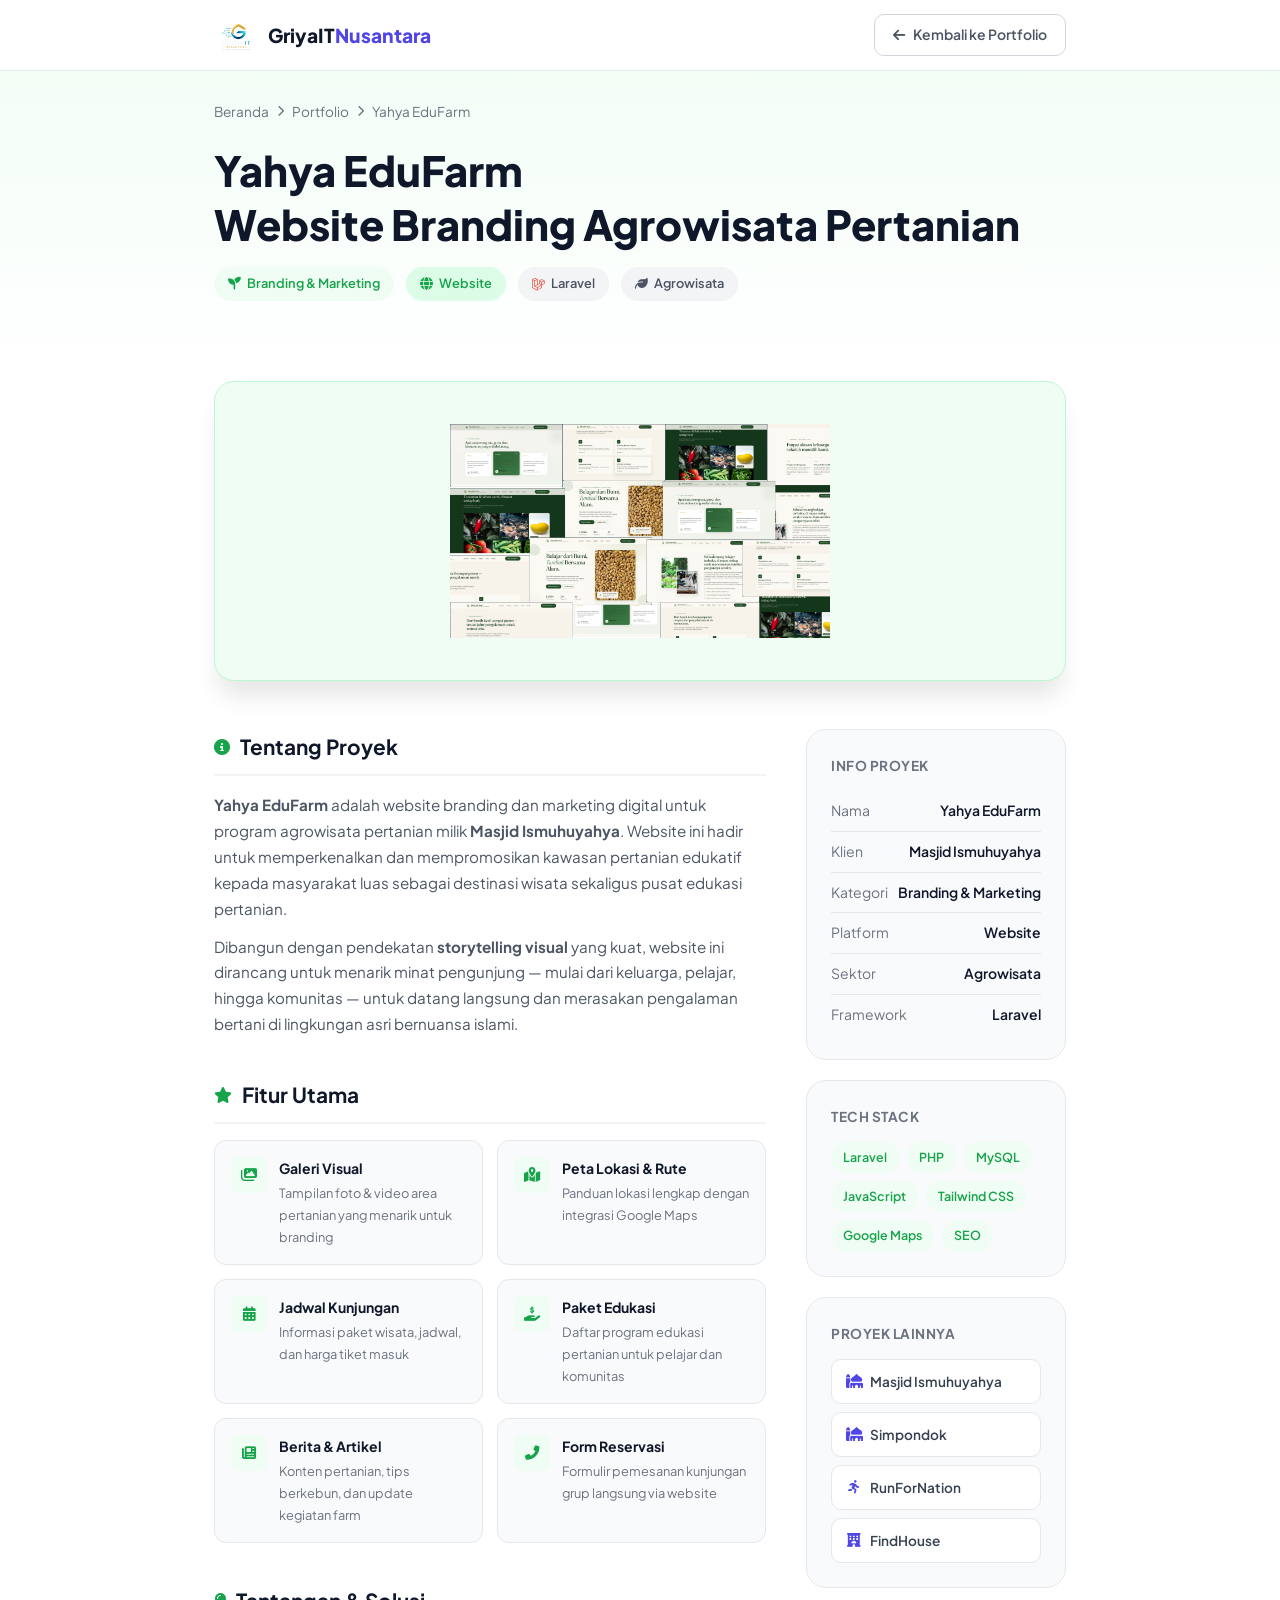
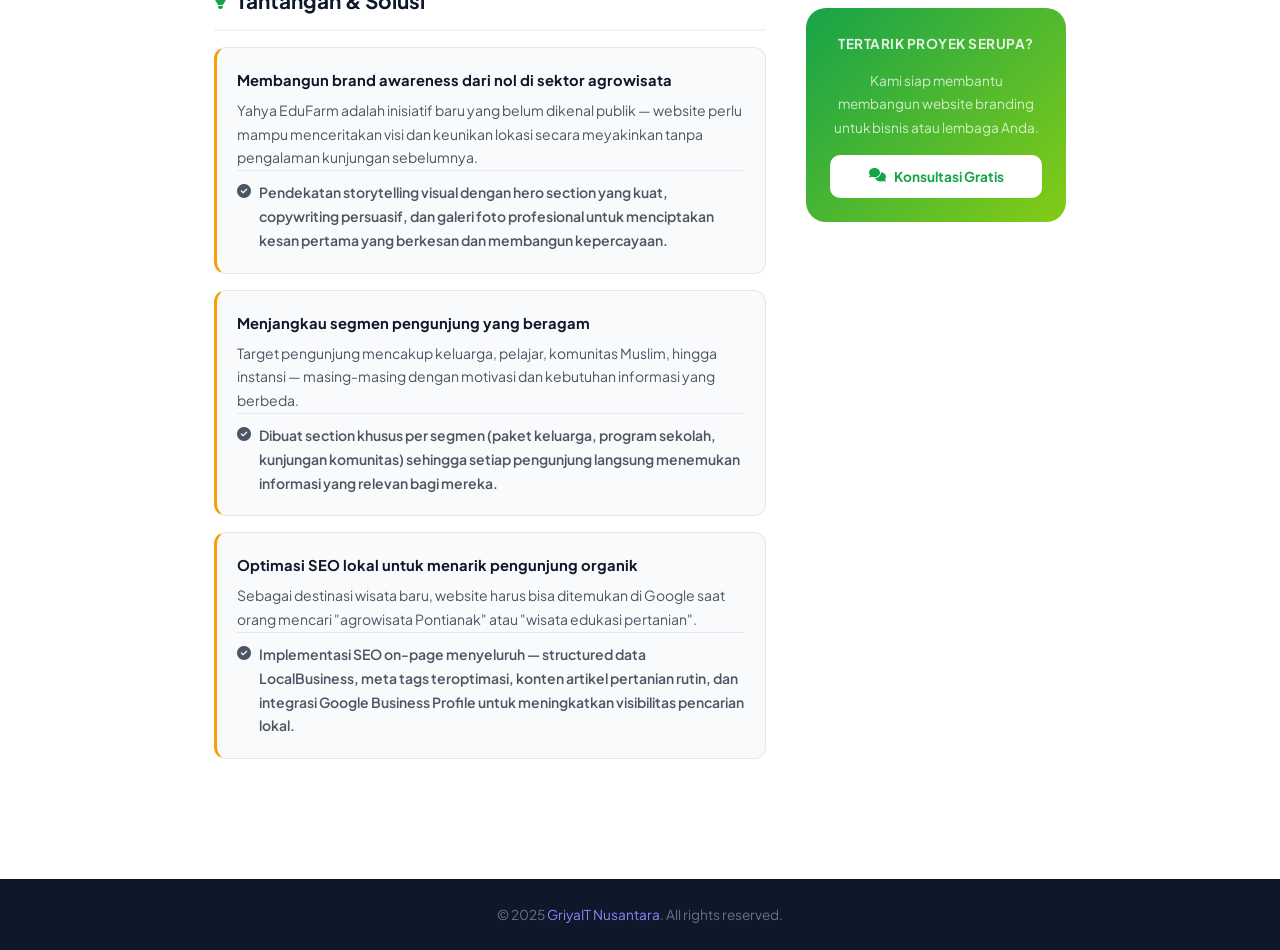
<file: portfolio/yahyaedufarm.html>
<!doctype html>
<html lang="id">
  <head>
    <meta charset="UTF-8" />
    <meta name="viewport" content="width=device-width, initial-scale=1.0" />
    <title>Yahya EduFarm — Detail Portfolio | GriyaIT Nusantara</title>
    <meta
      name="description"
      content="Yahya EduFarm adalah website branding dan marketing untuk agrowisata pertanian Masjid Ismuhuyahya, dikembangkan oleh GriyaIT Nusantara."
    />
    <link rel="icon" type="image/png" href="../assets/icons/LOGOGRIYAITNUSANTARANEW.png" />
    <link rel="preconnect" href="https://fonts.googleapis.com" />
    <link rel="preconnect" href="https://fonts.gstatic.com" crossorigin />
    <link
      href="https://fonts.googleapis.com/css2?family=Plus+Jakarta+Sans:wght@400;500;600;700;800&display=swap"
      rel="stylesheet"
    />
    <link
      rel="stylesheet"
      href="https://cdnjs.cloudflare.com/ajax/libs/font-awesome/6.5.1/css/all.min.css"
    />
    <style>
      :root {
        --primary: #4f46e5;
        --primary-dark: #4338ca;
        --primary-light: #818cf8;
        --primary-bg: #eef2ff;
        --accent: #f59e0b;
        --green: #16a34a;
        --green-light: #22c55e;
        --green-bg: #f0fdf4;
        --green-border: #bbf7d0;
        --dark: #0f172a;
        --dark-2: #1e293b;
        --gray-700: #374151;
        --gray-600: #4b5563;
        --gray-500: #6b7280;
        --gray-400: #9ca3af;
        --gray-300: #d1d5db;
        --gray-200: #e5e7eb;
        --gray-100: #f3f4f6;
        --gray-50: #f9fafb;
        --white: #ffffff;
        --gradient: linear-gradient(135deg, #4f46e5 0%, #0ea5e9 100%);
        --gradient-farm: linear-gradient(135deg, #16a34a 0%, #84cc16 100%);
        --shadow: 0 4px 6px -1px rgba(0, 0, 0, 0.1);
        --shadow-lg: 0 20px 25px -5px rgba(0, 0, 0, 0.1);
        --radius: 12px;
        --radius-lg: 20px;
        --transition: all 0.3s ease;
      }

      *, *::before, *::after { margin: 0; padding: 0; box-sizing: border-box; }

      body {
        font-family: "Plus Jakarta Sans", -apple-system, sans-serif;
        color: var(--gray-700);
        line-height: 1.7;
        background: var(--white);
      }

      a { text-decoration: none; color: inherit; transition: var(--transition); }
      ul { list-style: none; }

      .container { max-width: 900px; margin: 0 auto; padding: 0 24px; }

      /* ===== NAVBAR ===== */
      .navbar {
        position: fixed;
        top: 0; left: 0; right: 0;
        z-index: 100;
        padding: 14px 0;
        background: rgba(255, 255, 255, 0.95);
        backdrop-filter: blur(20px);
        border-bottom: 1px solid var(--gray-200);
      }

      .navbar .container {
        max-width: 900px;
        display: flex;
        align-items: center;
        justify-content: space-between;
      }

      .logo { display: flex; align-items: center; gap: 10px; font-weight: 800; font-size: 1.2rem; }
      .logo-img { height: 32px; width: auto; }
      .logo-text { color: var(--dark); }
      .highlight { color: var(--primary); }

      .back-btn {
        display: inline-flex;
        align-items: center;
        gap: 8px;
        padding: 8px 18px;
        border: 1.5px solid var(--gray-300);
        border-radius: 10px;
        font-size: 0.875rem;
        font-weight: 600;
        color: var(--gray-600);
      }

      .back-btn:hover {
        border-color: var(--primary);
        color: var(--primary);
        background: var(--primary-bg);
      }

      /* ===== HERO ===== */
      .detail-hero {
        padding: 100px 0 48px;
        background: linear-gradient(180deg, var(--green-bg) 0%, var(--white) 100%);
      }

      .breadcrumb {
        display: flex;
        align-items: center;
        gap: 8px;
        font-size: 0.85rem;
        color: var(--gray-500);
        margin-bottom: 20px;
      }

      .breadcrumb a:hover { color: var(--primary); }
      .breadcrumb i { font-size: 0.7rem; }

      .detail-hero h1 {
        font-size: clamp(1.8rem, 4vw, 2.6rem);
        font-weight: 800;
        color: var(--dark);
        line-height: 1.3;
        margin-bottom: 16px;
      }

      .detail-meta {
        display: flex;
        align-items: center;
        gap: 12px;
        flex-wrap: wrap;
        margin-bottom: 32px;
      }

      .badge {
        display: inline-flex;
        align-items: center;
        gap: 6px;
        padding: 6px 14px;
        border-radius: 50px;
        font-size: 0.8rem;
        font-weight: 600;
      }

      .badge-category { background: var(--green-bg); color: var(--green); }
      .badge-tech { background: var(--gray-100); color: var(--gray-600); }
      .badge-platform { background: #dcfce7; color: #16a34a; }

      /* ===== SCREENSHOT ===== */
      .screenshot-section { margin-bottom: 48px; }

      .screenshot-wrapper {
        border-radius: var(--radius-lg);
        overflow: hidden;
        box-shadow: var(--shadow-lg);
        border: 1px solid var(--green-border);
        background: var(--green-bg);
        display: flex;
        align-items: center;
        justify-content: center;
        min-height: 300px;
        padding: 40px;
      }

      .screenshot-wrapper img {
        max-width: 380px;
        width: 100%;
        height: auto;
        display: block;
      }

      /* ===== CONTENT ===== */
      .detail-content { padding-bottom: 80px; }

      .content-grid {
        display: grid;
        grid-template-columns: 1fr 260px;
        gap: 40px;
        align-items: start;
      }

      .main-content section { margin-bottom: 40px; }

      .main-content h2 {
        font-size: 1.3rem;
        font-weight: 700;
        color: var(--dark);
        margin-bottom: 16px;
        padding-bottom: 10px;
        border-bottom: 2px solid var(--gray-100);
        display: flex;
        align-items: center;
        gap: 10px;
      }

      .main-content h2 i { color: var(--green); font-size: 1rem; }

      .main-content p {
        color: var(--gray-600);
        font-size: 0.95rem;
        margin-bottom: 12px;
      }

      /* Feature grid */
      .feature-grid {
        display: grid;
        grid-template-columns: 1fr 1fr;
        gap: 14px;
      }

      .feature-item {
        display: flex;
        align-items: flex-start;
        gap: 12px;
        padding: 16px;
        background: var(--gray-50);
        border-radius: var(--radius);
        border: 1px solid var(--gray-200);
      }

      .feature-icon {
        width: 36px;
        height: 36px;
        background: var(--green-bg);
        color: var(--green);
        border-radius: 8px;
        display: flex;
        align-items: center;
        justify-content: center;
        font-size: 0.9rem;
        flex-shrink: 0;
      }

      .feature-item h4 {
        font-size: 0.875rem;
        font-weight: 700;
        color: var(--dark);
        margin-bottom: 2px;
      }

      .feature-item p {
        font-size: 0.8rem;
        color: var(--gray-500);
        margin: 0;
      }

      /* Challenge list */
      .challenge-list { display: flex; flex-direction: column; gap: 16px; }

      .challenge-item {
        padding: 20px;
        background: var(--gray-50);
        border-radius: var(--radius);
        border: 1px solid var(--gray-200);
        border-left: 3px solid var(--accent);
      }

      .challenge-item h4 {
        font-size: 0.92rem;
        font-weight: 700;
        color: var(--dark);
        margin-bottom: 6px;
      }

      .challenge-item p { font-size: 0.875rem; color: var(--gray-600); margin: 0; }

      .solution {
        display: flex;
        align-items: flex-start;
        gap: 8px;
        margin-top: 10px;
        padding-top: 10px;
        border-top: 1px solid var(--gray-200);
        font-size: 0.875rem;
        color: var(--green);
        font-weight: 600;
      }

      .solution i { margin-top: 3px; flex-shrink: 0; }

      /* Sidebar */
      .sidebar {
        position: sticky;
        top: 90px;
        display: flex;
        flex-direction: column;
        gap: 20px;
      }

      .sidebar-card {
        padding: 24px;
        background: var(--gray-50);
        border-radius: var(--radius-lg);
        border: 1px solid var(--gray-200);
      }

      .sidebar-card h4 {
        font-size: 0.85rem;
        font-weight: 700;
        color: var(--gray-500);
        text-transform: uppercase;
        letter-spacing: 0.5px;
        margin-bottom: 14px;
      }

      .info-row {
        display: flex;
        justify-content: space-between;
        align-items: flex-start;
        padding: 8px 0;
        border-bottom: 1px solid var(--gray-200);
        font-size: 0.875rem;
        gap: 8px;
      }

      .info-row:last-child { border-bottom: none; }
      .info-row .label { color: var(--gray-500); flex-shrink: 0; }
      .info-row .value { color: var(--dark); font-weight: 600; text-align: right; }

      .tech-tags { display: flex; flex-wrap: wrap; gap: 8px; }

      .tech-tag {
        padding: 5px 12px;
        background: var(--green-bg);
        color: var(--green);
        border-radius: 50px;
        font-size: 0.78rem;
        font-weight: 600;
      }

      .link-list { display: flex; flex-direction: column; gap: 8px; }

      .link-list a {
        display: flex;
        align-items: center;
        gap: 8px;
        padding: 10px 14px;
        background: var(--white);
        border: 1px solid var(--gray-200);
        border-radius: 10px;
        font-size: 0.85rem;
        font-weight: 600;
        color: var(--gray-700);
      }

      .link-list a:hover {
        border-color: var(--primary);
        color: var(--primary);
        background: var(--primary-bg);
      }

      .link-list a i { color: var(--primary); width: 16px; text-align: center; }

      .cta-card {
        background: var(--gradient-farm);
        border: none;
        text-align: center;
      }

      .cta-card h4 { color: rgba(255, 255, 255, 0.85); }

      .cta-card p {
        font-size: 0.85rem;
        color: rgba(255, 255, 255, 0.75);
        margin-bottom: 16px;
      }

      .btn-white-sm {
        display: inline-flex;
        align-items: center;
        gap: 8px;
        padding: 10px 20px;
        background: var(--white);
        color: var(--green);
        border-radius: 10px;
        font-size: 0.85rem;
        font-weight: 700;
        width: 100%;
        justify-content: center;
      }

      .btn-white-sm:hover { background: var(--green-bg); }

      /* ===== FOOTER ===== */
      .detail-footer {
        padding: 24px 0;
        background: var(--dark);
        text-align: center;
        color: var(--gray-500);
        font-size: 0.85rem;
      }

      .detail-footer a { color: var(--primary-light); }
      .detail-footer a:hover { color: var(--white); }

      /* ===== RESPONSIVE ===== */
      @media (max-width: 768px) {
        .content-grid { grid-template-columns: 1fr; }
        .sidebar { position: static; order: -1; }
        .feature-grid { grid-template-columns: 1fr; }
        .detail-meta { gap: 8px; }
      }
    </style>
  </head>
  <body>

    <!-- Navbar -->
    <nav class="navbar">
      <div class="container">
        <a href="../index.html" class="logo">
          <img src="../assets/icons/LOGOGRIYAITNUSANTARANEW.png" alt="GriyaIT Nusantara" class="logo-img" />
          <span class="logo-text">GriyaIT<span class="highlight">Nusantara</span></span>
        </a>
        <a href="../index.html#portfolio" class="back-btn">
          <i class="fas fa-arrow-left"></i> Kembali ke Portfolio
        </a>
      </div>
    </nav>

    <!-- Hero -->
    <section class="detail-hero">
      <div class="container">
        <div class="breadcrumb">
          <a href="../index.html">Beranda</a>
          <i class="fas fa-chevron-right"></i>
          <a href="../index.html#portfolio">Portfolio</a>
          <i class="fas fa-chevron-right"></i>
          <span>Yahya EduFarm</span>
        </div>
        <h1>Yahya EduFarm<br>Website Branding Agrowisata Pertanian</h1>
        <div class="detail-meta">
          <span class="badge badge-category"><i class="fas fa-seedling"></i> Branding & Marketing</span>
          <span class="badge badge-platform"><i class="fas fa-globe"></i> Website</span>
          <span class="badge badge-tech"><i class="fab fa-laravel" style="color:#f05340"></i> Laravel</span>
          <span class="badge badge-tech"><i class="fas fa-leaf"></i> Agrowisata</span>
        </div>
      </div>
    </section>

    <!-- Screenshot / Logo -->
    <div class="container">
      <div class="screenshot-section">
        <div class="screenshot-wrapper">
          <img
            src="../assets/images/portofolio/LOGOBGYAHYAEDUFARM.png"
            alt="Yahya EduFarm — Website Agrowisata Pertanian"
            loading="lazy"
          />
        </div>
      </div>
    </div>

    <!-- Content -->
    <div class="container">
      <div class="detail-content">
        <div class="content-grid">

          <!-- Main -->
          <div class="main-content">

            <section>
              <h2><i class="fas fa-info-circle"></i> Tentang Proyek</h2>
              <p>
                <strong>Yahya EduFarm</strong> adalah website branding dan marketing digital untuk
                program agrowisata pertanian milik <strong>Masjid Ismuhuyahya</strong>. Website ini
                hadir untuk memperkenalkan dan mempromosikan kawasan pertanian edukatif kepada
                masyarakat luas sebagai destinasi wisata sekaligus pusat edukasi pertanian.
              </p>
              <p>
                Dibangun dengan pendekatan <strong>storytelling visual</strong> yang kuat, website ini
                dirancang untuk menarik minat pengunjung — mulai dari keluarga, pelajar, hingga
                komunitas — untuk datang langsung dan merasakan pengalaman bertani di lingkungan
                asri bernuansa islami.
              </p>
            </section>

            <section>
              <h2><i class="fas fa-star"></i> Fitur Utama</h2>
              <div class="feature-grid">
                <div class="feature-item">
                  <div class="feature-icon"><i class="fas fa-images"></i></div>
                  <div>
                    <h4>Galeri Visual</h4>
                    <p>Tampilan foto & video area pertanian yang menarik untuk branding</p>
                  </div>
                </div>
                <div class="feature-item">
                  <div class="feature-icon"><i class="fas fa-map-marked-alt"></i></div>
                  <div>
                    <h4>Peta Lokasi & Rute</h4>
                    <p>Panduan lokasi lengkap dengan integrasi Google Maps</p>
                  </div>
                </div>
                <div class="feature-item">
                  <div class="feature-icon"><i class="fas fa-calendar-alt"></i></div>
                  <div>
                    <h4>Jadwal Kunjungan</h4>
                    <p>Informasi paket wisata, jadwal, dan harga tiket masuk</p>
                  </div>
                </div>
                <div class="feature-item">
                  <div class="feature-icon"><i class="fas fa-hand-holding-usd"></i></div>
                  <div>
                    <h4>Paket Edukasi</h4>
                    <p>Daftar program edukasi pertanian untuk pelajar dan komunitas</p>
                  </div>
                </div>
                <div class="feature-item">
                  <div class="feature-icon"><i class="fas fa-newspaper"></i></div>
                  <div>
                    <h4>Berita & Artikel</h4>
                    <p>Konten pertanian, tips berkebun, dan update kegiatan farm</p>
                  </div>
                </div>
                <div class="feature-item">
                  <div class="feature-icon"><i class="fas fa-phone-alt"></i></div>
                  <div>
                    <h4>Form Reservasi</h4>
                    <p>Formulir pemesanan kunjungan grup langsung via website</p>
                  </div>
                </div>
              </div>
            </section>

            <section>
              <h2><i class="fas fa-lightbulb"></i> Tantangan & Solusi</h2>
              <div class="challenge-list">
                <div class="challenge-item">
                  <h4>Membangun brand awareness dari nol di sektor agrowisata</h4>
                  <p>Yahya EduFarm adalah inisiatif baru yang belum dikenal publik — website perlu mampu menceritakan visi dan keunikan lokasi secara meyakinkan tanpa pengalaman kunjungan sebelumnya.</p>
                  <p class="solution"><i class="fas fa-check-circle"></i> Pendekatan storytelling visual dengan hero section yang kuat, copywriting persuasif, dan galeri foto profesional untuk menciptakan kesan pertama yang berkesan dan membangun kepercayaan.</p>
                </div>
                <div class="challenge-item">
                  <h4>Menjangkau segmen pengunjung yang beragam</h4>
                  <p>Target pengunjung mencakup keluarga, pelajar, komunitas Muslim, hingga instansi — masing-masing dengan motivasi dan kebutuhan informasi yang berbeda.</p>
                  <p class="solution"><i class="fas fa-check-circle"></i> Dibuat section khusus per segmen (paket keluarga, program sekolah, kunjungan komunitas) sehingga setiap pengunjung langsung menemukan informasi yang relevan bagi mereka.</p>
                </div>
                <div class="challenge-item">
                  <h4>Optimasi SEO lokal untuk menarik pengunjung organik</h4>
                  <p>Sebagai destinasi wisata baru, website harus bisa ditemukan di Google saat orang mencari "agrowisata Pontianak" atau "wisata edukasi pertanian".</p>
                  <p class="solution"><i class="fas fa-check-circle"></i> Implementasi SEO on-page menyeluruh — structured data LocalBusiness, meta tags teroptimasi, konten artikel pertanian rutin, dan integrasi Google Business Profile untuk meningkatkan visibilitas pencarian lokal.</p>
                </div>
              </div>
            </section>

          </div>

          <!-- Sidebar -->
          <aside class="sidebar">

            <div class="sidebar-card">
              <h4>Info Proyek</h4>
              <div class="info-row">
                <span class="label">Nama</span>
                <span class="value">Yahya EduFarm</span>
              </div>
              <div class="info-row">
                <span class="label">Klien</span>
                <span class="value">Masjid Ismuhuyahya</span>
              </div>
              <div class="info-row">
                <span class="label">Kategori</span>
                <span class="value">Branding & Marketing</span>
              </div>
              <div class="info-row">
                <span class="label">Platform</span>
                <span class="value">Website</span>
              </div>
              <div class="info-row">
                <span class="label">Sektor</span>
                <span class="value">Agrowisata</span>
              </div>
              <div class="info-row">
                <span class="label">Framework</span>
                <span class="value">Laravel</span>
              </div>
            </div>

            <div class="sidebar-card">
              <h4>Tech Stack</h4>
              <div class="tech-tags">
                <span class="tech-tag">Laravel</span>
                <span class="tech-tag">PHP</span>
                <span class="tech-tag">MySQL</span>
                <span class="tech-tag">JavaScript</span>
                <span class="tech-tag">Tailwind CSS</span>
                <span class="tech-tag">Google Maps</span>
                <span class="tech-tag">SEO</span>
              </div>
            </div>

            <div class="sidebar-card">
              <h4>Proyek Lainnya</h4>
              <div class="link-list">
                <a href="masjidIsmuhuyahya.html">
                  <i class="fas fa-mosque"></i> Masjid Ismuhuyahya
                </a>
                <a href="simpondok.html">
                  <i class="fas fa-mosque"></i> Simpondok
                </a>
                <a href="runfornation.html">
                  <i class="fas fa-running"></i> RunForNation
                </a>
                <a href="findhouse.html">
                  <i class="fas fa-hotel"></i> FindHouse
                </a>
              </div>
            </div>

            <div class="sidebar-card cta-card">
              <h4>Tertarik proyek serupa?</h4>
              <p>Kami siap membantu membangun website branding untuk bisnis atau lembaga Anda.</p>
              <a href="../index.html#kontak" class="btn-white-sm">
                <i class="fas fa-comments"></i> Konsultasi Gratis
              </a>
            </div>

          </aside>
        </div>
      </div>
    </div>

    <!-- Footer -->
    <footer class="detail-footer">
      <p>&copy; 2025 <a href="../index.html">GriyaIT Nusantara</a>. All rights reserved.</p>
    </footer>

  </body>
</html>
</file>
<file: style.css>
/* ===== VARIABLES ===== */
:root {
    --primary: #4f46e5;
    --primary-dark: #4338ca;
    --primary-light: #818cf8;
    --primary-bg: #eef2ff;
    --secondary: #0ea5e9;
    --accent: #f59e0b;
    --dark: #0f172a;
    --dark-2: #1e293b;
    --gray-900: #111827;
    --gray-800: #1f2937;
    --gray-700: #374151;
    --gray-600: #4b5563;
    --gray-500: #6b7280;
    --gray-400: #9ca3af;
    --gray-300: #d1d5db;
    --gray-200: #e5e7eb;
    --gray-100: #f3f4f6;
    --gray-50: #f9fafb;
    --white: #ffffff;
    --gradient: linear-gradient(135deg, #4f46e5 0%, #0ea5e9 100%);
    --gradient-2: linear-gradient(135deg, #6366f1 0%, #8b5cf6 50%, #0ea5e9 100%);
    --shadow-sm: 0 1px 2px rgba(0, 0, 0, 0.05);
    --shadow: 0 4px 6px -1px rgba(0, 0, 0, 0.1);
    --shadow-md: 0 10px 15px -3px rgba(0, 0, 0, 0.1);
    --shadow-lg: 0 20px 25px -5px rgba(0, 0, 0, 0.1);
    --shadow-xl: 0 25px 50px -12px rgba(0, 0, 0, 0.25);
    --radius: 12px;
    --radius-lg: 20px;
    --transition: all 0.3s ease;
}

/* ===== RESET ===== */
*, *::before, *::after {
    margin: 0;
    padding: 0;
    box-sizing: border-box;
}

html {
    scroll-behavior: smooth;
    scroll-padding-top: 80px;
}

body {
    font-family: 'Plus Jakarta Sans', -apple-system, BlinkMacSystemFont, sans-serif;
    color: var(--gray-700);
    line-height: 1.7;
    background: var(--white);
    overflow-x: hidden;
}

img {
    max-width: 100%;
    height: auto;
}

a {
    text-decoration: none;
    color: inherit;
    transition: var(--transition);
}

ul {
    list-style: none;
}

.container {
    max-width: 1200px;
    margin: 0 auto;
    padding: 0 24px;
}

/* ===== TYPOGRAPHY ===== */
h1, h2, h3, h4 {
    color: var(--dark);
    line-height: 1.3;
    font-weight: 700;
}

h1 { font-size: clamp(2.2rem, 5vw, 3.5rem); }
h2 { font-size: clamp(1.8rem, 4vw, 2.8rem); }
h3 { font-size: 1.25rem; }

.gradient-text {
    background: var(--gradient-2);
    -webkit-background-clip: text;
    -webkit-text-fill-color: transparent;
    background-clip: text;
}

.highlight {
    color: var(--primary);
}

/* ===== SECTION HEADER ===== */
.section-header {
    text-align: center;
    max-width: 700px;
    margin: 0 auto 60px;
}

.section-badge {
    display: inline-block;
    padding: 6px 16px;
    background: var(--primary-bg);
    color: var(--primary);
    font-weight: 600;
    font-size: 0.875rem;
    border-radius: 50px;
    margin-bottom: 16px;
}

.section-header p {
    color: var(--gray-500);
    font-size: 1.1rem;
    margin-top: 12px;
}

/* ===== BUTTONS ===== */
.btn {
    display: inline-flex;
    align-items: center;
    gap: 8px;
    padding: 12px 28px;
    border-radius: 10px;
    font-weight: 600;
    font-size: 1rem;
    cursor: pointer;
    transition: var(--transition);
    border: 2px solid transparent;
    font-family: inherit;
}

.btn-primary {
    background: var(--gradient);
    color: var(--white);
    box-shadow: 0 4px 15px rgba(79, 70, 229, 0.4);
}

.btn-primary:hover {
    transform: translateY(-2px);
    box-shadow: 0 8px 25px rgba(79, 70, 229, 0.5);
}

.btn-outline {
    border-color: var(--gray-300);
    color: var(--dark);
    background: var(--white);
}

.btn-outline:hover {
    border-color: var(--primary);
    color: var(--primary);
    background: var(--primary-bg);
}

.btn-lg {
    padding: 16px 36px;
    font-size: 1.05rem;
}

.btn-block {
    width: 100%;
    justify-content: center;
}

.btn-nav {
    padding: 10px 24px;
    background: var(--gradient);
    color: var(--white) !important;
    border-radius: 10px;
    font-size: 0.9rem;
}

.btn-nav:hover {
    transform: translateY(-2px);
    box-shadow: 0 4px 15px rgba(79, 70, 229, 0.4);
}

.btn-whatsapp {
    background: #25d366;
    color: var(--white);
    box-shadow: 0 4px 15px rgba(37, 211, 102, 0.4);
}

.btn-whatsapp:hover {
    background: #20bd5a;
    transform: translateY(-2px);
    box-shadow: 0 8px 25px rgba(37, 211, 102, 0.5);
}

.btn-white {
    background: var(--white);
    color: var(--dark);
    box-shadow: var(--shadow);
}

.btn-white:hover {
    transform: translateY(-2px);
    box-shadow: var(--shadow-lg);
}

/* ===== NAVBAR ===== */
.navbar {
    position: fixed;
    top: 0;
    left: 0;
    right: 0;
    z-index: 1000;
    padding: 16px 0;
    transition: var(--transition);
    background: rgba(255, 255, 255, 0.8);
    backdrop-filter: blur(20px);
    -webkit-backdrop-filter: blur(20px);
}

.navbar.scrolled {
    padding: 10px 0;
    box-shadow: 0 1px 20px rgba(0, 0, 0, 0.08);
    background: rgba(255, 255, 255, 0.95);
}

.navbar .container {
    display: flex;
    align-items: center;
    justify-content: space-between;
}

.logo {
    display: flex;
    align-items: center;
    gap: 10px;
    font-size: 1.5rem;
    font-weight: 800;
}

.logo-img {
    height: 40px;
    width: auto;
    object-fit: contain;
    display: block;
}

.logo-img-footer {
    height: 36px;
}

.nav-links {
    display: flex;
    align-items: center;
    gap: 32px;
}

.nav-links a {
    color: var(--gray-600);
    font-weight: 500;
    font-size: 0.95rem;
}

.nav-links a:hover {
    color: var(--primary);
}

.hamburger {
    display: none;
    flex-direction: column;
    gap: 5px;
    background: none;
    border: none;
    cursor: pointer;
    padding: 8px;
}

.hamburger span {
    display: block;
    width: 24px;
    height: 2.5px;
    background: var(--dark);
    border-radius: 2px;
    transition: var(--transition);
}

.hamburger.active span:nth-child(1) {
    transform: rotate(45deg) translate(5px, 5px);
}

.hamburger.active span:nth-child(2) {
    opacity: 0;
}

.hamburger.active span:nth-child(3) {
    transform: rotate(-45deg) translate(5px, -5px);
}

/* ===== HERO ===== */
.hero {
    padding: 140px 0 80px;
    position: relative;
    overflow: hidden;
    background: linear-gradient(180deg, var(--primary-bg) 0%, var(--white) 100%);
}

.hero-bg-shapes {
    position: absolute;
    inset: 0;
    overflow: hidden;
    pointer-events: none;
}

.shape {
    position: absolute;
    border-radius: 50%;
    opacity: 0.1;
}

.shape-1 {
    width: 400px;
    height: 400px;
    background: var(--primary);
    top: -100px;
    right: -100px;
    animation: float 8s ease-in-out infinite;
}

.shape-2 {
    width: 300px;
    height: 300px;
    background: var(--secondary);
    bottom: -50px;
    left: -50px;
    animation: float 6s ease-in-out infinite reverse;
}

.shape-3 {
    width: 200px;
    height: 200px;
    background: var(--accent);
    top: 50%;
    left: 50%;
    animation: float 10s ease-in-out infinite;
}

@keyframes float {
    0%, 100% { transform: translateY(0px); }
    50% { transform: translateY(-30px); }
}

.hero-container {
    display: grid;
    grid-template-columns: 1fr 1fr;
    gap: 60px;
    align-items: center;
}

.hero-badge {
    display: inline-flex;
    align-items: center;
    gap: 8px;
    padding: 8px 20px;
    background: var(--white);
    border: 1px solid var(--gray-200);
    border-radius: 50px;
    font-size: 0.875rem;
    font-weight: 600;
    color: var(--primary);
    margin-bottom: 24px;
    box-shadow: var(--shadow-sm);
}

.hero-badge i {
    color: var(--accent);
}

.hero h1 {
    margin-bottom: 20px;
}

.hero-desc {
    font-size: 1.15rem;
    color: var(--gray-500);
    margin-bottom: 32px;
    max-width: 520px;
}

.hero-cta {
    display: flex;
    gap: 16px;
    margin-bottom: 48px;
    flex-wrap: wrap;
}

.hero-stats {
    display: flex;
    align-items: center;
    gap: 32px;
}

.stat {
    text-align: center;
}

.stat-number {
    display: block;
    font-size: 2rem;
    font-weight: 800;
    color: var(--dark);
    line-height: 1;
}

.stat-plus {
    font-size: 1.5rem;
    font-weight: 800;
    color: var(--primary);
}

.stat-label {
    font-size: 0.85rem;
    color: var(--gray-500);
    margin-top: 4px;
    display: block;
}

.stat-divider {
    width: 1px;
    height: 40px;
    background: var(--gray-300);
}

/* Hero Mockup */
.hero-image {
    position: relative;
}

.hero-mockup {
    position: relative;
}

.mockup-browser {
    background: var(--white);
    border-radius: var(--radius-lg);
    box-shadow: var(--shadow-xl);
    overflow: hidden;
    border: 1px solid var(--gray-200);
}

.browser-dots {
    display: flex;
    gap: 6px;
    padding: 14px 16px;
    background: var(--gray-50);
    border-bottom: 1px solid var(--gray-200);
}

.browser-dots span {
    width: 10px;
    height: 10px;
    border-radius: 50%;
}

.browser-dots span:nth-child(1) { background: #ef4444; }
.browser-dots span:nth-child(2) { background: #f59e0b; }
.browser-dots span:nth-child(3) { background: #22c55e; }

.browser-content {
    padding: 24px;
}

.mockup-header {
    height: 12px;
    width: 40%;
    background: var(--gradient);
    border-radius: 6px;
    margin-bottom: 16px;
}

.mockup-nav {
    display: flex;
    gap: 12px;
    margin-bottom: 24px;
}

.mockup-line {
    height: 8px;
    border-radius: 4px;
    background: var(--gray-200);
}

.mockup-line.short { width: 60px; }
.mockup-line.medium { width: 150px; }
.mockup-line.long { width: 100%; }

.mockup-hero-block {
    background: linear-gradient(135deg, #eef2ff 0%, #e0e7ff 100%);
    border-radius: var(--radius);
    padding: 24px;
    margin-bottom: 20px;
}

.mockup-hero-block .mockup-line {
    margin-bottom: 10px;
    background: var(--gray-300);
}

.mockup-btn {
    width: 80px;
    height: 28px;
    background: var(--gradient);
    border-radius: 6px;
    margin-top: 12px;
}

.mockup-grid {
    display: grid;
    grid-template-columns: repeat(3, 1fr);
    gap: 12px;
}

.mockup-card {
    height: 80px;
    background: var(--gray-100);
    border-radius: 8px;
    border: 1px solid var(--gray-200);
}

/* Floating Badges */
.floating-badge {
    position: absolute;
    display: flex;
    align-items: center;
    gap: 8px;
    padding: 10px 18px;
    background: var(--white);
    border-radius: 50px;
    font-size: 0.85rem;
    font-weight: 600;
    color: var(--dark);
    box-shadow: var(--shadow-lg);
    animation: float 4s ease-in-out infinite;
}

.floating-badge i {
    color: var(--primary);
}

.badge-1 {
    top: 20px;
    right: -10px;
    animation-delay: 0s;
}

.badge-2 {
    bottom: 40px;
    left: -20px;
    animation-delay: 1.5s;
}

.badge-3 {
    bottom: -10px;
    right: 30px;
    animation-delay: 3s;
}

/* ===== TRUSTED ===== */
.trusted {
    padding: 60px 0;
    background: var(--gray-50);
    border-top: 1px solid var(--gray-200);
    border-bottom: 1px solid var(--gray-200);
}

.trusted-text {
    text-align: center;
    color: var(--gray-500);
    font-size: 0.9rem;
    margin-bottom: 36px;
    text-transform: uppercase;
    letter-spacing: 1.5px;
    font-weight: 600;
}

.trusted-logos {
    display: flex;
    justify-content: center;
    align-items: center;
    gap: 20px;
    flex-wrap: wrap;
}

.logo-item {
    display: flex;
    align-items: center;
    justify-content: center;
    padding: 36px 52px;
    background: var(--white);
    border: 1px solid var(--gray-200);
    border-radius: var(--radius);
    box-shadow: var(--shadow-sm);
    min-width: 240px;
    min-height: 160px;
    transition: var(--transition);
}

.logo-item:hover {
    box-shadow: var(--shadow-md);
    border-color: var(--primary);
    transform: translateY(-4px);
}

.logo-item i {
    font-size: 1.4rem;
    color: var(--gray-400);
}

.logo-item img {
    height: 120px;
    width: auto;
    max-width: 220px;
    object-fit: contain;
    transition: var(--transition);
}

.logo-item:hover img {
    transform: scale(1.05);
}

/* ===== LAYANAN ===== */
.layanan {
    padding: 100px 0;
}

.services-grid {
    display: grid;
    grid-template-columns: repeat(4, 1fr);
    gap: 24px;
}

.service-card {
    position: relative;
    padding: 36px;
    background: var(--white);
    border-radius: var(--radius-lg);
    border: 1px solid var(--gray-200);
    transition: var(--transition);
}

.service-card:hover {
    transform: translateY(-5px);
    box-shadow: var(--shadow-lg);
    border-color: var(--primary-light);
}

.service-card.featured {
    border-color: var(--primary);
    background: linear-gradient(180deg, var(--primary-bg) 0%, var(--white) 30%);
}

.featured-badge {
    position: absolute;
    top: -12px;
    right: 24px;
    padding: 4px 16px;
    background: var(--gradient);
    color: var(--white);
    font-size: 0.75rem;
    font-weight: 700;
    border-radius: 50px;
    text-transform: uppercase;
    letter-spacing: 0.5px;
}

.service-icon {
    width: 56px;
    height: 56px;
    display: flex;
    align-items: center;
    justify-content: center;
    background: var(--primary-bg);
    color: var(--primary);
    border-radius: var(--radius);
    font-size: 1.4rem;
    margin-bottom: 20px;
}

.service-card h3 {
    margin-bottom: 12px;
}

.service-card > p {
    color: var(--gray-500);
    font-size: 0.95rem;
    margin-bottom: 20px;
}

.service-features {
    margin-bottom: 20px;
}

.service-features li {
    display: flex;
    align-items: center;
    gap: 10px;
    padding: 6px 0;
    font-size: 0.9rem;
    color: var(--gray-600);
}

.service-features li i {
    color: var(--primary);
    font-size: 0.8rem;
}

.service-link {
    display: inline-flex;
    align-items: center;
    gap: 6px;
    color: var(--primary);
    font-weight: 600;
    font-size: 0.9rem;
}

.service-link:hover {
    gap: 10px;
}

/* ===== KEUNGGULAN ===== */
.keunggulan {
    padding: 100px 0;
    background: var(--gray-50);
}

.advantages-grid {
    display: grid;
    grid-template-columns: repeat(3, 1fr);
    gap: 24px;
}

.advantage-card {
    position: relative;
    padding: 36px;
    background: var(--white);
    border-radius: var(--radius-lg);
    border: 1px solid var(--gray-200);
    transition: var(--transition);
    overflow: hidden;
}

.advantage-card:hover {
    transform: translateY(-5px);
    box-shadow: var(--shadow-lg);
}

.advantage-number {
    position: absolute;
    top: 16px;
    right: 20px;
    font-size: 3rem;
    font-weight: 800;
    color: var(--gray-100);
    line-height: 1;
}

.advantage-icon {
    width: 48px;
    height: 48px;
    display: flex;
    align-items: center;
    justify-content: center;
    background: var(--gradient);
    color: var(--white);
    border-radius: var(--radius);
    font-size: 1.2rem;
    margin-bottom: 20px;
}

.advantage-card h3 {
    margin-bottom: 10px;
}

.advantage-card p {
    color: var(--gray-500);
    font-size: 0.95rem;
}

/* ===== PROSES ===== */
.proses {
    padding: 100px 0;
}

.process-timeline {
    display: grid;
    grid-template-columns: repeat(4, 1fr);
    gap: 24px;
    position: relative;
}

.process-timeline::before {
    content: '';
    position: absolute;
    top: 32px;
    left: 60px;
    right: 60px;
    height: 2px;
    background: var(--gray-200);
}

.process-step {
    text-align: center;
    position: relative;
}

.step-number {
    width: 64px;
    height: 64px;
    display: flex;
    align-items: center;
    justify-content: center;
    background: var(--gradient);
    color: var(--white);
    font-size: 1.5rem;
    font-weight: 800;
    border-radius: 50%;
    margin: 0 auto 20px;
    position: relative;
    z-index: 2;
    box-shadow: 0 4px 15px rgba(79, 70, 229, 0.3);
}

.step-content h3 {
    margin-bottom: 8px;
}

.step-content p {
    color: var(--gray-500);
    font-size: 0.9rem;
}

/* ===== PORTFOLIO ===== */
.portfolio {
    padding: 100px 0;
    background: var(--gray-50);
}

.portfolio-grid {
    display: grid;
    grid-template-columns: repeat(3, 1fr);
    gap: 24px;
}

.portfolio-item {
    border-radius: var(--radius-lg);
    overflow: hidden;
    transition: var(--transition);
}

.portfolio-item:hover {
    transform: translateY(-5px);
    box-shadow: var(--shadow-xl);
}

.portfolio-image {
    position: relative;
    height: 280px;
    overflow: hidden;
}

.portfolio-placeholder {
    width: 100%;
    height: 100%;
    display: flex;
    align-items: center;
    justify-content: center;
    font-size: 3rem;
    color: rgba(255, 255, 255, 0.5);
}

.portfolio-overlay {
    position: absolute;
    bottom: 0;
    left: 0;
    right: 0;
    padding: 24px;
    background: linear-gradient(transparent, rgba(0, 0, 0, 0.8));
    color: var(--white);
    transform: translateY(20px);
    opacity: 0;
    transition: var(--transition);
}

.portfolio-item:hover .portfolio-overlay {
    transform: translateY(0);
    opacity: 1;
}

.portfolio-category {
    display: inline-block;
    padding: 4px 12px;
    background: rgba(255, 255, 255, 0.2);
    border-radius: 50px;
    font-size: 0.75rem;
    font-weight: 600;
    margin-bottom: 8px;
    backdrop-filter: blur(10px);
}

.portfolio-overlay h3 {
    color: var(--white);
    margin-bottom: 4px;
}

.portfolio-overlay p {
    color: rgba(255, 255, 255, 0.8);
    font-size: 0.9rem;
}

.portfolio-img {
    width: 100%;
    height: 100%;
    object-fit: cover;
    display: block;
}

.portfolio-image--logo {
    background: var(--gray-50);
    display: flex;
    align-items: center;
    justify-content: center;
}

.portfolio-logo-img {
    width: auto;
    height: 120px;
    object-fit: contain;
    display: block;
}

.portfolio-detail-btn {
    display: inline-flex;
    align-items: center;
    gap: 6px;
    margin-top: 12px;
    padding: 8px 18px;
    background: var(--white);
    color: var(--dark);
    border-radius: 50px;
    font-size: 0.82rem;
    font-weight: 700;
    transition: var(--transition);
}

.portfolio-detail-btn:hover {
    background: var(--primary);
    color: var(--white);
    transform: translateY(-2px);
}

/* ===== HARGA ===== */
.harga {
    padding: 100px 0;
}

.pricing-grid {
    display: grid;
    grid-template-columns: repeat(3, 1fr);
    gap: 24px;
    align-items: center;
}

.pricing-card {
    position: relative;
    padding: 40px 36px;
    background: var(--white);
    border-radius: var(--radius-lg);
    border: 1px solid var(--gray-200);
    transition: var(--transition);
}

.pricing-card:hover {
    transform: translateY(-5px);
    box-shadow: var(--shadow-lg);
}

.pricing-card.popular {
    border-color: var(--primary);
    background: linear-gradient(180deg, var(--primary-bg) 0%, var(--white) 20%);
    transform: scale(1.05);
    box-shadow: var(--shadow-xl);
    z-index: 2;
}

.pricing-card.popular:hover {
    transform: scale(1.05) translateY(-5px);
}

.popular-badge {
    position: absolute;
    top: -14px;
    left: 50%;
    transform: translateX(-50%);
    padding: 6px 24px;
    background: var(--gradient);
    color: var(--white);
    font-size: 0.8rem;
    font-weight: 700;
    border-radius: 50px;
    text-transform: uppercase;
    letter-spacing: 0.5px;
    white-space: nowrap;
}

.pricing-header {
    text-align: center;
    margin-bottom: 28px;
    padding-bottom: 28px;
    border-bottom: 1px solid var(--gray-200);
}

.pricing-header h3 {
    font-size: 1.3rem;
    margin-bottom: 4px;
}

.pricing-desc {
    color: var(--gray-500);
    font-size: 0.9rem;
    margin-bottom: 16px;
}

.pricing-price {
    display: flex;
    align-items: baseline;
    justify-content: center;
    gap: 4px;
}

.currency {
    font-size: 1.2rem;
    font-weight: 600;
    color: var(--gray-500);
}

.amount {
    font-size: 3rem;
    font-weight: 800;
    color: var(--dark);
    line-height: 1;
}

.period {
    font-size: 1rem;
    color: var(--gray-500);
    font-weight: 500;
}

.pricing-features {
    margin-bottom: 28px;
}

.pricing-features li {
    display: flex;
    align-items: center;
    gap: 10px;
    padding: 8px 0;
    font-size: 0.95rem;
}

.pricing-features li i.fa-check {
    color: var(--primary);
}

.pricing-features li i.fa-times {
    color: var(--gray-400);
}

.pricing-features li.disabled {
    color: var(--gray-400);
}

.pricing-category-label {
    display: flex;
    align-items: center;
    gap: 10px;
    font-size: 1rem;
    font-weight: 700;
    color: var(--dark);
    margin-bottom: 28px;
    padding-bottom: 14px;
    border-bottom: 2px solid var(--gray-200);
}

.pricing-category-label i {
    color: var(--primary);
    font-size: 1.1rem;
}

.pricing-category-label span {
    font-size: 0.85rem;
    color: var(--gray-500);
    font-weight: 400;
}

.pricing-app-section {
    margin-top: 64px;
}

.pricing-grid-apps {
    display: grid;
    grid-template-columns: repeat(3, 1fr);
    gap: 24px;
    align-items: start;
}

.card-icon {
    width: 52px;
    height: 52px;
    border-radius: var(--radius);
    background: var(--primary-bg);
    display: flex;
    align-items: center;
    justify-content: center;
    margin-bottom: 20px;
}

.card-icon i {
    font-size: 1.4rem;
    color: var(--primary);
}

.pricing-card.premium .card-icon {
    background: rgba(255, 255, 255, 0.1);
}

.pricing-card.premium .card-icon i {
    color: #a5b4fc;
}

.pricing-card.premium {
    background: linear-gradient(160deg, #1e1b4b 0%, #312e81 60%, #1e1b4b 100%);
    border-color: #4f46e5;
    color: white;
}

.pricing-card.premium .pricing-header {
    border-color: rgba(255, 255, 255, 0.12);
}

.pricing-card.premium .pricing-header h3 {
    color: white;
}

.pricing-card.premium .pricing-desc {
    color: rgba(255, 255, 255, 0.65);
}

.pricing-card.premium .currency,
.pricing-card.premium .period {
    color: rgba(255, 255, 255, 0.65);
}

.pricing-card.premium .amount {
    color: white;
}

.pricing-card.premium .pricing-features li {
    color: rgba(255, 255, 255, 0.85);
}

.pricing-card.premium .pricing-features li i.fa-check {
    color: #a5b4fc;
}

.pricing-card.premium .popular-badge {
    background: linear-gradient(135deg, #f59e0b, #ef4444);
}

.pricing-card.premium .btn-outline {
    border-color: rgba(255, 255, 255, 0.4);
    color: white;
    background: transparent;
}

.pricing-card.premium .btn-outline:hover {
    background: rgba(255, 255, 255, 0.12);
    border-color: white;
    color: white;
}

/* ===== TESTIMONI ===== */
.testimoni {
    padding: 100px 0;
    background: var(--gray-50);
}

.testimonial-grid {
    display: grid;
    grid-template-columns: repeat(3, 1fr);
    gap: 24px;
}

.testimonial-card {
    padding: 32px;
    background: var(--white);
    border-radius: var(--radius-lg);
    border: 1px solid var(--gray-200);
    transition: var(--transition);
}

.testimonial-card:hover {
    transform: translateY(-5px);
    box-shadow: var(--shadow-lg);
}

.testimonial-stars {
    display: flex;
    gap: 4px;
    margin-bottom: 16px;
}

.testimonial-stars i {
    color: var(--accent);
    font-size: 0.9rem;
}

.testimonial-text {
    color: var(--gray-600);
    font-size: 0.95rem;
    font-style: italic;
    margin-bottom: 24px;
    line-height: 1.8;
}

.testimonial-author {
    display: flex;
    align-items: center;
    gap: 14px;
}

.author-avatar {
    width: 48px;
    height: 48px;
    border-radius: 50%;
    display: flex;
    align-items: center;
    justify-content: center;
    color: var(--white);
    font-weight: 700;
    font-size: 0.9rem;
    flex-shrink: 0;
}

.author-info h4 {
    font-size: 0.95rem;
}

.author-info p {
    font-size: 0.8rem;
    color: var(--gray-500);
}

/* ===== CTA SECTION ===== */
.cta-section {
    padding: 80px 0;
    background: var(--gradient);
    position: relative;
    overflow: hidden;
}

.cta-section::before {
    content: '';
    position: absolute;
    top: -50%;
    right: -20%;
    width: 400px;
    height: 400px;
    background: rgba(255, 255, 255, 0.1);
    border-radius: 50%;
}

.cta-section::after {
    content: '';
    position: absolute;
    bottom: -30%;
    left: -10%;
    width: 300px;
    height: 300px;
    background: rgba(255, 255, 255, 0.05);
    border-radius: 50%;
}

.cta-content {
    text-align: center;
    position: relative;
    z-index: 2;
}

.cta-content h2 {
    color: var(--white);
    margin-bottom: 16px;
}

.cta-content .gradient-text {
    background: linear-gradient(135deg, #fbbf24, #f59e0b);
    -webkit-background-clip: text;
    -webkit-text-fill-color: transparent;
    background-clip: text;
}

.cta-content p {
    color: rgba(255, 255, 255, 0.85);
    font-size: 1.1rem;
    margin-bottom: 32px;
    max-width: 600px;
    margin-left: auto;
    margin-right: auto;
}

.cta-buttons {
    display: flex;
    justify-content: center;
    gap: 16px;
    flex-wrap: wrap;
}

/* ===== KONTAK ===== */
.kontak {
    padding: 100px 0;
}

.contact-grid {
    display: grid;
    grid-template-columns: 1.2fr 0.8fr;
    gap: 48px;
    align-items: start;
}

.contact-form {
    background: var(--white);
    padding: 40px;
    border-radius: var(--radius-lg);
    border: 1px solid var(--gray-200);
    box-shadow: var(--shadow);
}

.form-row {
    display: grid;
    grid-template-columns: 1fr 1fr;
    gap: 20px;
}

.form-group {
    margin-bottom: 20px;
}

.form-group label {
    display: block;
    font-weight: 600;
    font-size: 0.9rem;
    color: var(--dark);
    margin-bottom: 8px;
}

.form-group input,
.form-group select,
.form-group textarea {
    width: 100%;
    padding: 12px 16px;
    border: 1.5px solid var(--gray-300);
    border-radius: 10px;
    font-size: 0.95rem;
    font-family: inherit;
    color: var(--dark);
    transition: var(--transition);
    background: var(--white);
}

.form-group input:focus,
.form-group select:focus,
.form-group textarea:focus {
    outline: none;
    border-color: var(--primary);
    box-shadow: 0 0 0 4px rgba(79, 70, 229, 0.1);
}

.form-group textarea {
    resize: vertical;
    min-height: 100px;
}

.contact-info {
    display: flex;
    flex-direction: column;
    gap: 20px;
}

.info-card {
    display: flex;
    align-items: center;
    gap: 16px;
    padding: 20px;
    background: var(--gray-50);
    border-radius: var(--radius);
    border: 1px solid var(--gray-200);
    transition: var(--transition);
}

.info-card:hover {
    background: var(--primary-bg);
    border-color: var(--primary-light);
}

.info-icon {
    width: 48px;
    height: 48px;
    display: flex;
    align-items: center;
    justify-content: center;
    background: var(--gradient);
    color: var(--white);
    border-radius: var(--radius);
    font-size: 1.2rem;
    flex-shrink: 0;
}

.info-card h4 {
    font-size: 0.9rem;
    margin-bottom: 2px;
}

.info-card p {
    color: var(--gray-500);
    font-size: 0.9rem;
}

.social-links {
    display: flex;
    gap: 12px;
    margin-top: 8px;
}

.social-link {
    width: 44px;
    height: 44px;
    display: flex;
    align-items: center;
    justify-content: center;
    background: var(--gray-100);
    border-radius: 50%;
    color: var(--gray-600);
    font-size: 1.1rem;
    transition: var(--transition);
}

.social-link:hover {
    background: var(--gradient);
    color: var(--white);
    transform: translateY(-3px);
}

/* ===== FOOTER ===== */
.footer {
    padding: 60px 0 24px;
    background: var(--dark);
    color: var(--gray-400);
}

.footer-grid {
    display: grid;
    grid-template-columns: 1.5fr 1fr 1fr 1fr;
    gap: 40px;
    margin-bottom: 40px;
}

.footer-about {
    max-width: 300px;
}

.footer-about .logo {
    margin-bottom: 16px;
}

.footer-about .logo-text {
    color: var(--white);
}

.footer-about p {
    font-size: 0.9rem;
    line-height: 1.8;
}

.footer-links h4 {
    color: var(--white);
    font-size: 1rem;
    margin-bottom: 20px;
}

.footer-links ul li {
    margin-bottom: 10px;
}

.footer-links ul a {
    color: var(--gray-400);
    font-size: 0.9rem;
}

.footer-links ul a:hover {
    color: var(--white);
    padding-left: 4px;
}

.footer-bottom {
    text-align: center;
    padding-top: 24px;
    border-top: 1px solid rgba(255, 255, 255, 0.1);
    font-size: 0.85rem;
}

/* ===== WHATSAPP FLOAT ===== */
.whatsapp-float {
    position: fixed;
    bottom: 24px;
    right: 24px;
    width: 60px;
    height: 60px;
    display: flex;
    align-items: center;
    justify-content: center;
    background: #25d366;
    color: var(--white);
    border-radius: 50%;
    font-size: 1.8rem;
    box-shadow: 0 4px 20px rgba(37, 211, 102, 0.4);
    z-index: 999;
    transition: var(--transition);
    animation: pulse-wa 2s infinite;
}

.whatsapp-float:hover {
    transform: scale(1.1);
    box-shadow: 0 6px 25px rgba(37, 211, 102, 0.5);
}

@keyframes pulse-wa {
    0%, 100% { box-shadow: 0 4px 20px rgba(37, 211, 102, 0.4); }
    50% { box-shadow: 0 4px 30px rgba(37, 211, 102, 0.6); }
}

/* ===== BACK TO TOP ===== */
.back-to-top {
    position: fixed;
    bottom: 24px;
    right: 96px;
    width: 44px;
    height: 44px;
    display: flex;
    align-items: center;
    justify-content: center;
    background: var(--white);
    color: var(--primary);
    border: 1px solid var(--gray-200);
    border-radius: 50%;
    font-size: 1rem;
    cursor: pointer;
    z-index: 999;
    opacity: 0;
    visibility: hidden;
    transition: var(--transition);
    box-shadow: var(--shadow);
}

.back-to-top.visible {
    opacity: 1;
    visibility: visible;
}

.back-to-top:hover {
    background: var(--primary);
    color: var(--white);
    transform: translateY(-3px);
}

/* ===== ANIMATIONS ===== */
.fade-in {
    opacity: 0;
    transform: translateY(30px);
    transition: opacity 0.6s ease, transform 0.6s ease;
}

.fade-in.visible {
    opacity: 1;
    transform: translateY(0);
}

/* ===== RESPONSIVE ===== */
@media (max-width: 1024px) {
    .hero-container {
        grid-template-columns: 1fr;
        text-align: center;
    }

    .hero-desc {
        max-width: 100%;
    }

    .hero-cta {
        justify-content: center;
    }

    .hero-stats {
        justify-content: center;
    }

    .hero-image {
        max-width: 500px;
        margin: 0 auto;
    }

    .services-grid,
    .advantages-grid,
    .portfolio-grid,
    .testimonial-grid {
        grid-template-columns: repeat(2, 1fr);
    }

    .pricing-grid,
    .pricing-grid-apps {
        grid-template-columns: repeat(2, 1fr);
    }

    .pricing-card.popular {
        transform: scale(1);
    }

    .pricing-card.popular:hover {
        transform: translateY(-5px);
    }

    .process-timeline {
        grid-template-columns: repeat(2, 1fr);
    }

    .process-timeline::before {
        display: none;
    }

    .contact-grid {
        grid-template-columns: 1fr;
    }

    .footer-grid {
        grid-template-columns: repeat(2, 1fr);
    }
}

@media (max-width: 768px) {
    .nav-links {
        position: fixed;
        top: 0;
        right: -100%;
        width: 280px;
        height: 100vh;
        background: var(--white);
        flex-direction: column;
        padding: 80px 32px 32px;
        gap: 16px;
        box-shadow: var(--shadow-xl);
        transition: var(--transition);
        z-index: 998;
    }

    .nav-links.active {
        right: 0;
    }

    .nav-links a {
        font-size: 1.1rem;
        padding: 8px 0;
    }

    .hamburger {
        display: flex;
        z-index: 999;
    }

    .hero {
        padding: 120px 0 60px;
    }

    .services-grid,
    .advantages-grid,
    .portfolio-grid,
    .pricing-grid,
    .pricing-grid-apps,
    .testimonial-grid {
        grid-template-columns: 1fr;
    }

    .process-timeline {
        grid-template-columns: 1fr;
        gap: 32px;
    }

    .form-row {
        grid-template-columns: 1fr;
    }

    .contact-form {
        padding: 24px;
    }

    .footer-grid {
        grid-template-columns: 1fr;
        gap: 32px;
    }

    .hero-stats {
        gap: 20px;
    }

    .trusted-logos {
        gap: 14px;
    }

    .logo-item {
        padding: 16px 22px;
        min-width: 130px;
        min-height: 80px;
    }

    .logo-item img {
        height: 52px;
        max-width: 120px;
    }

    .btn-lg {
        padding: 14px 28px;
        font-size: 1rem;
    }
}

@media (max-width: 480px) {
    .hero-stats {
        flex-direction: column;
        gap: 16px;
    }

    .stat-divider {
        width: 40px;
        height: 1px;
    }

    .hero-cta {
        flex-direction: column;
    }

    .hero-cta .btn {
        width: 100%;
        justify-content: center;
    }

    .cta-buttons {
        flex-direction: column;
        align-items: center;
    }

    .cta-buttons .btn {
        width: 100%;
    }
}
</file>
